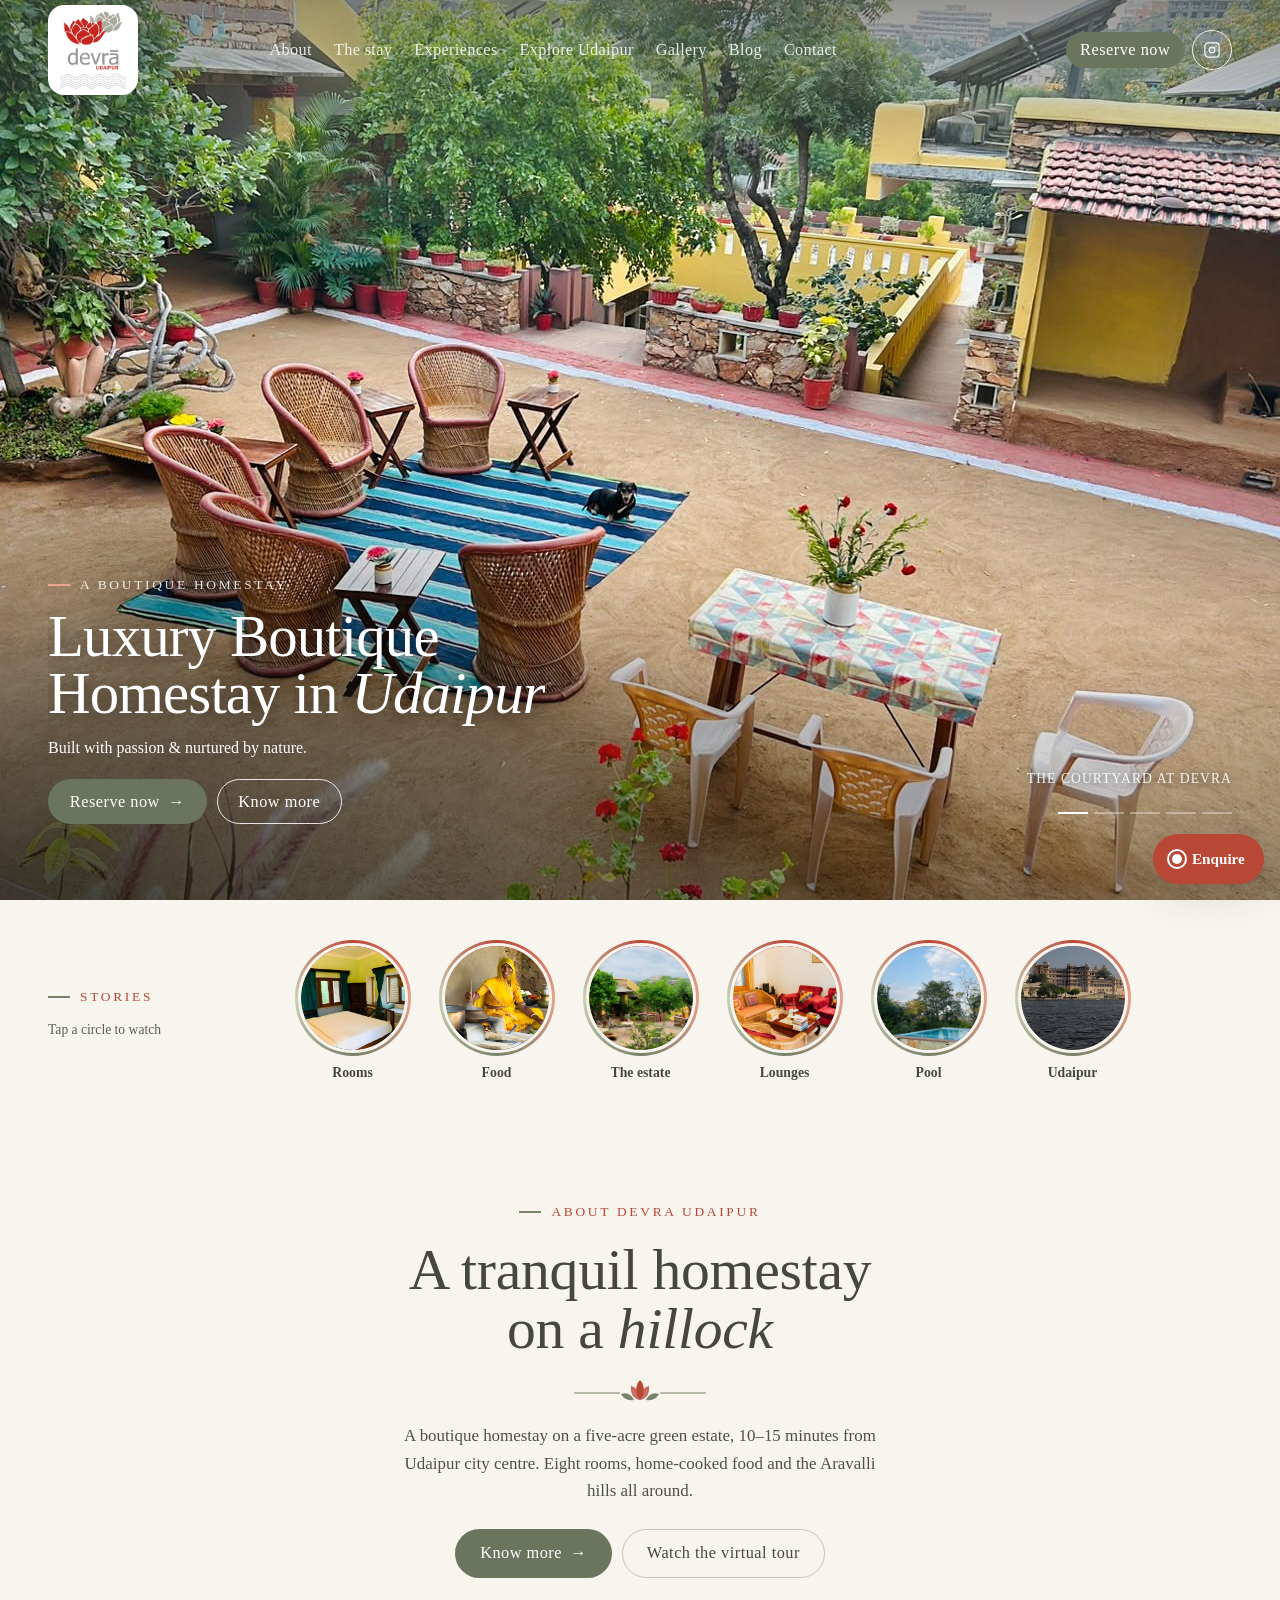
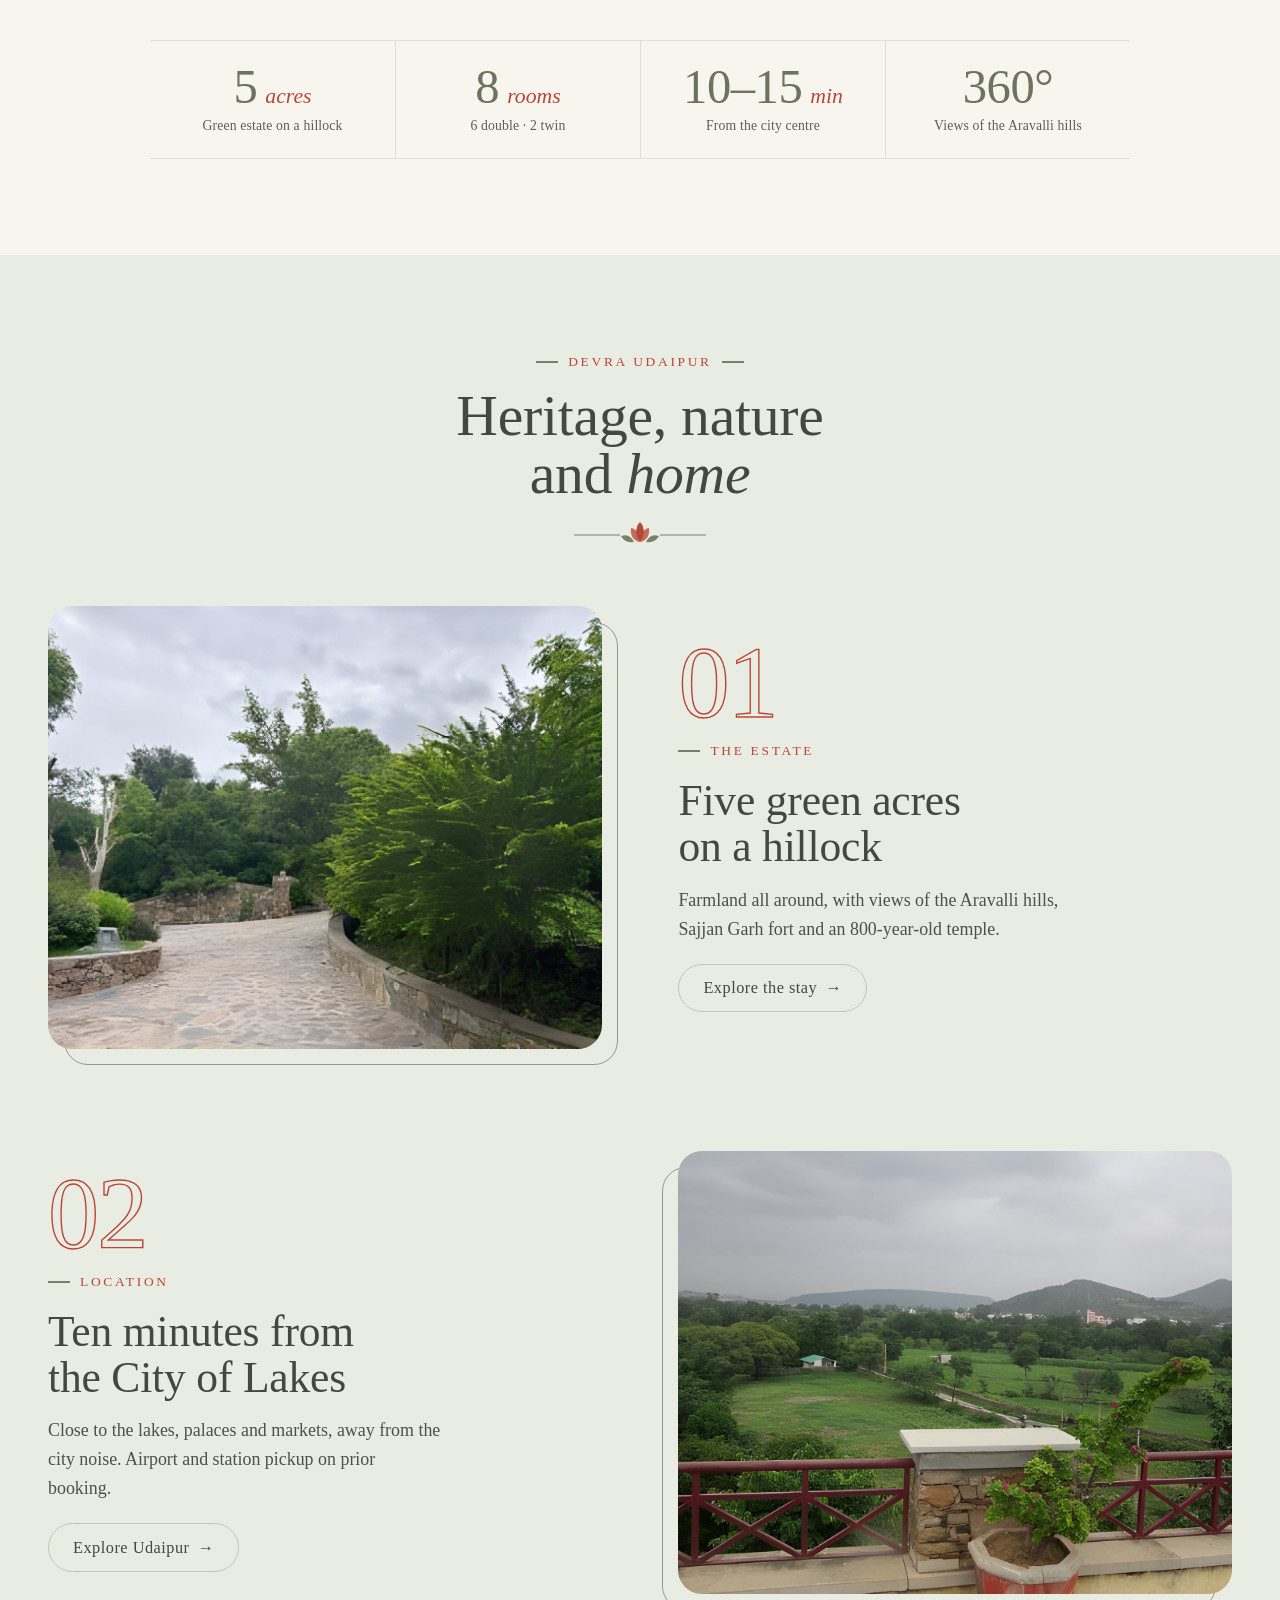
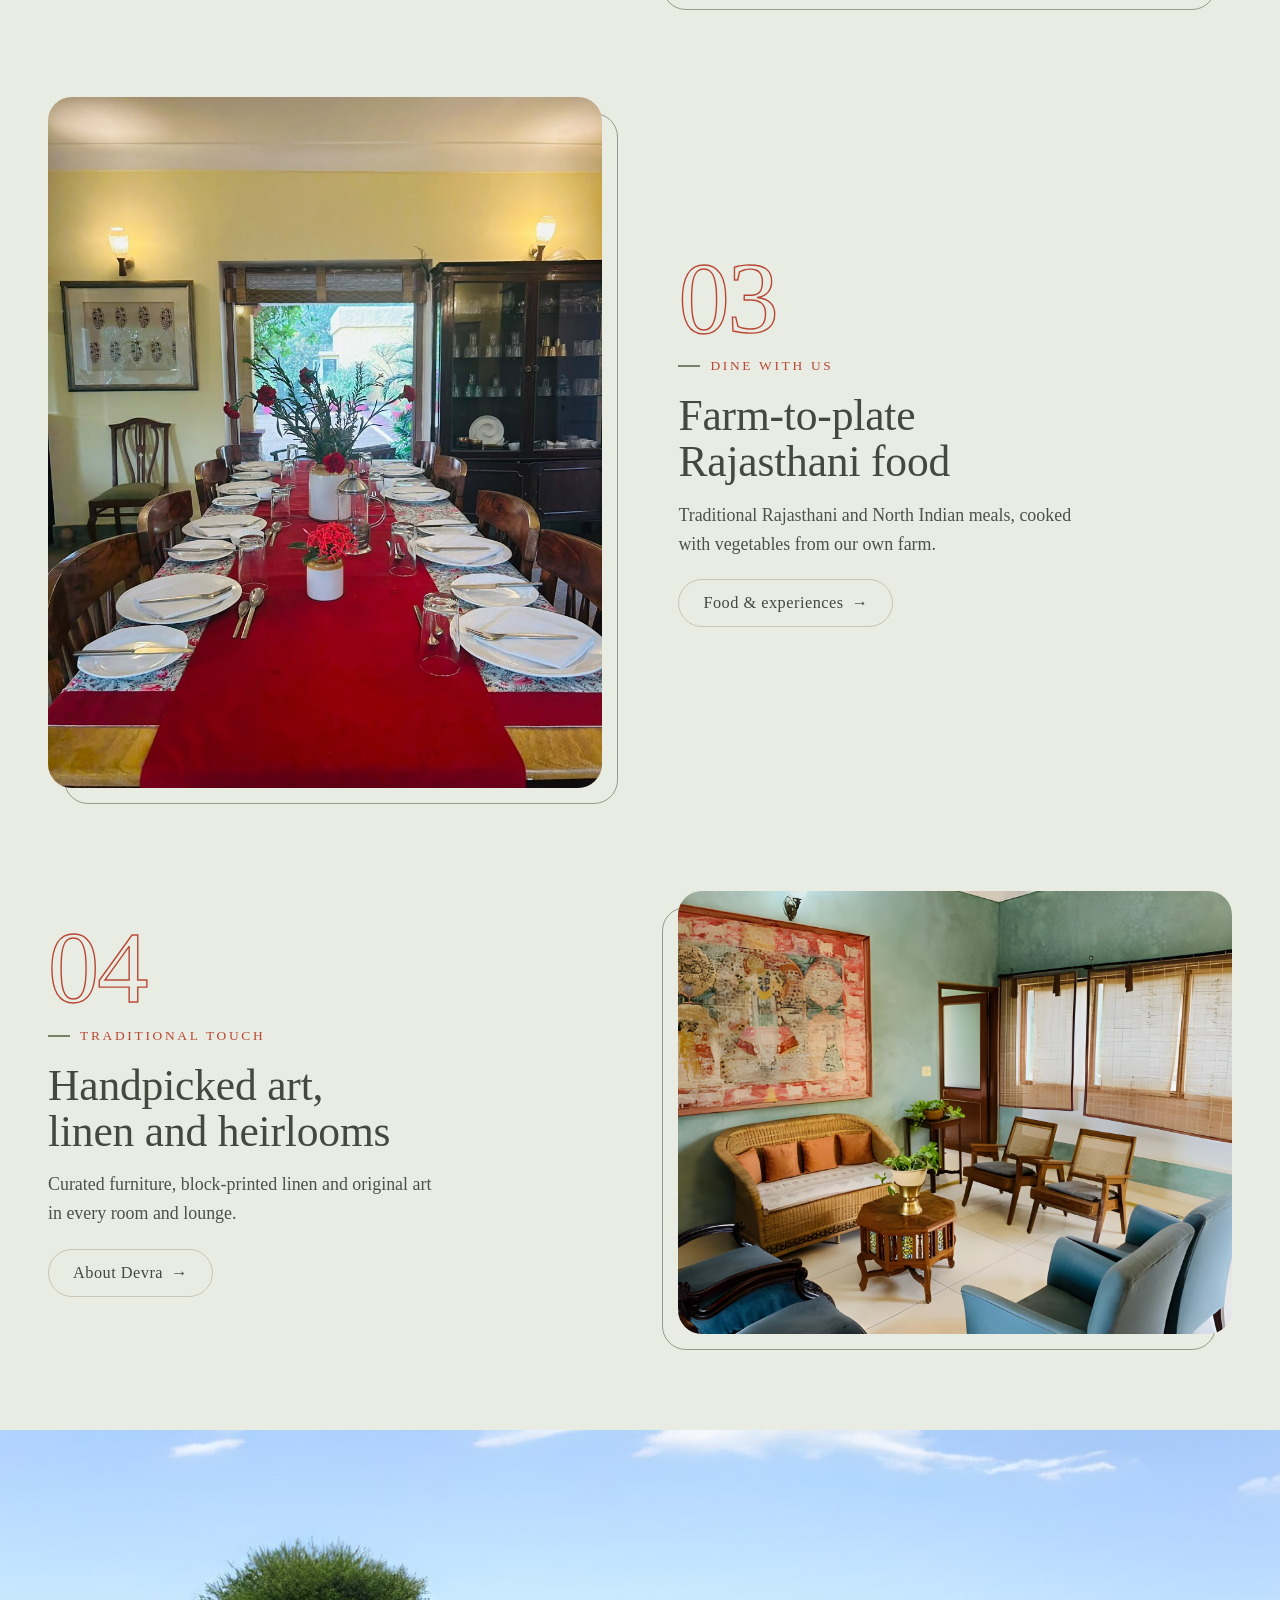
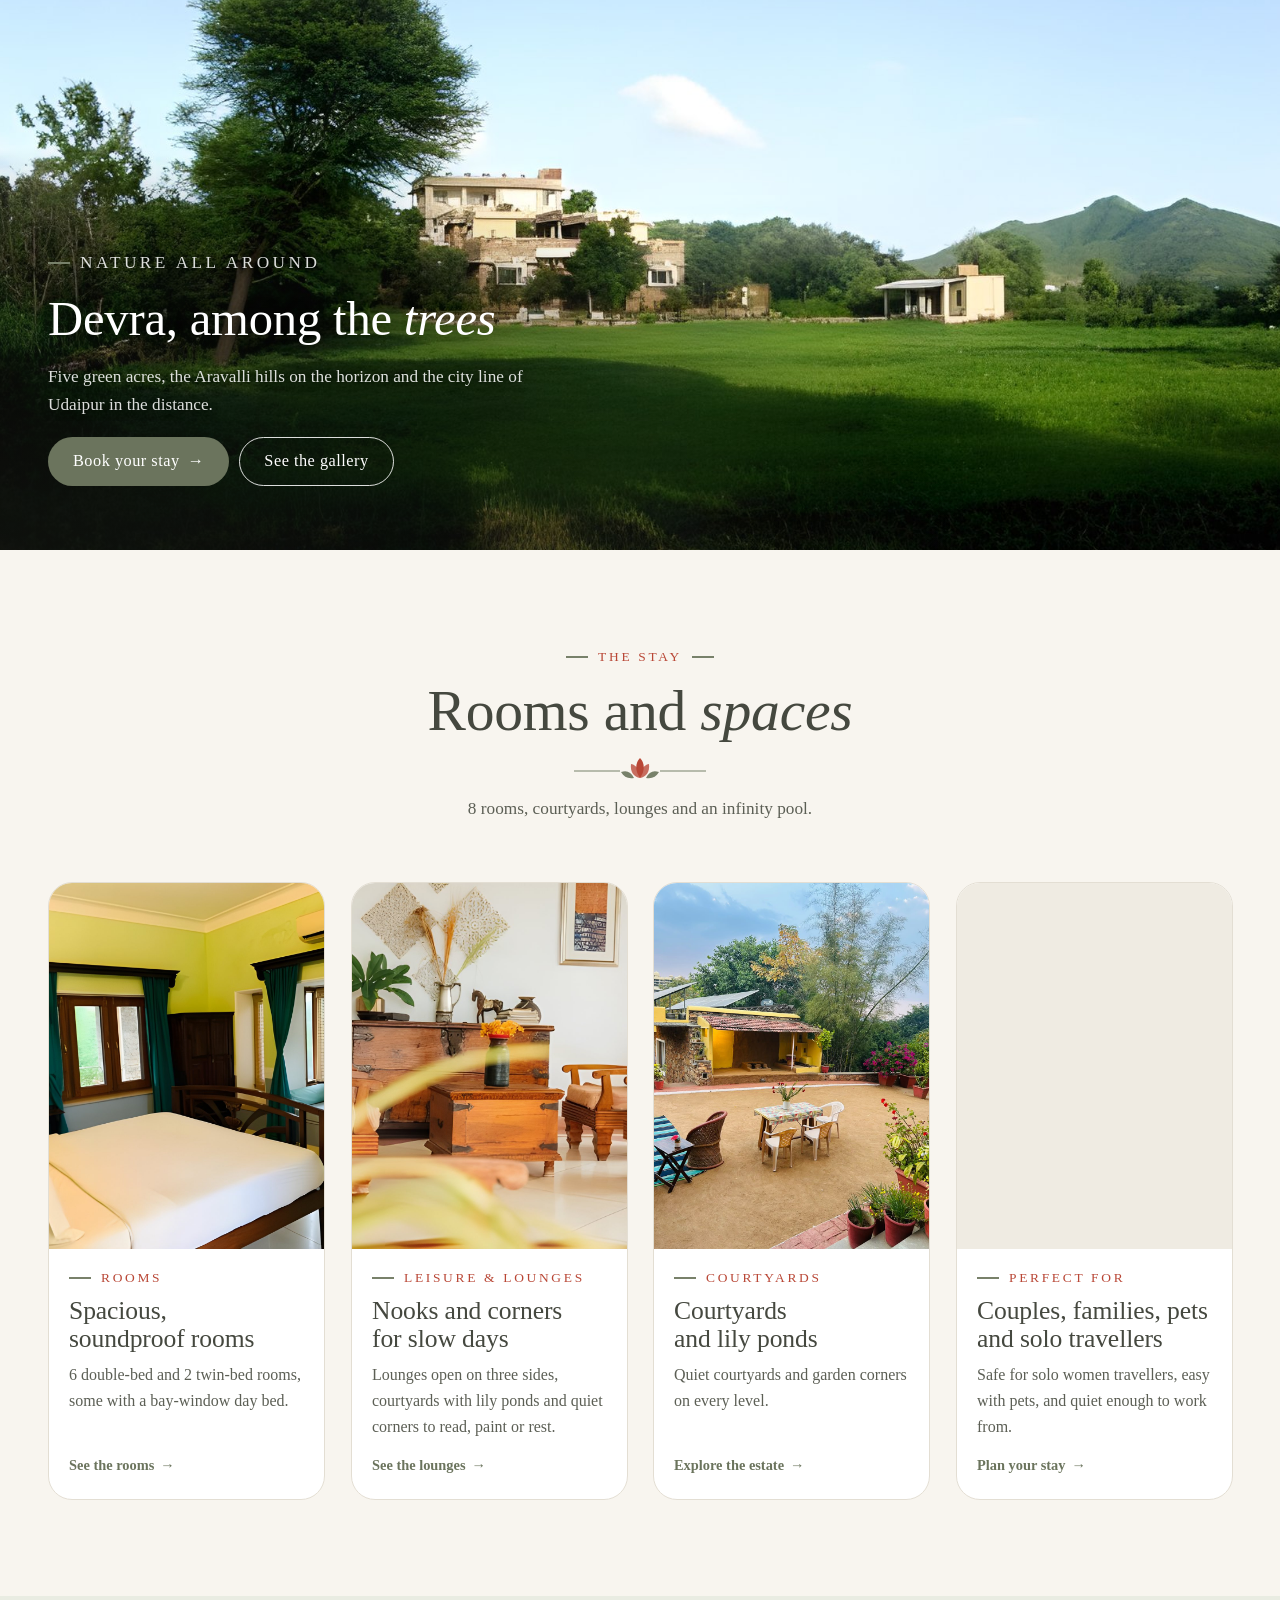
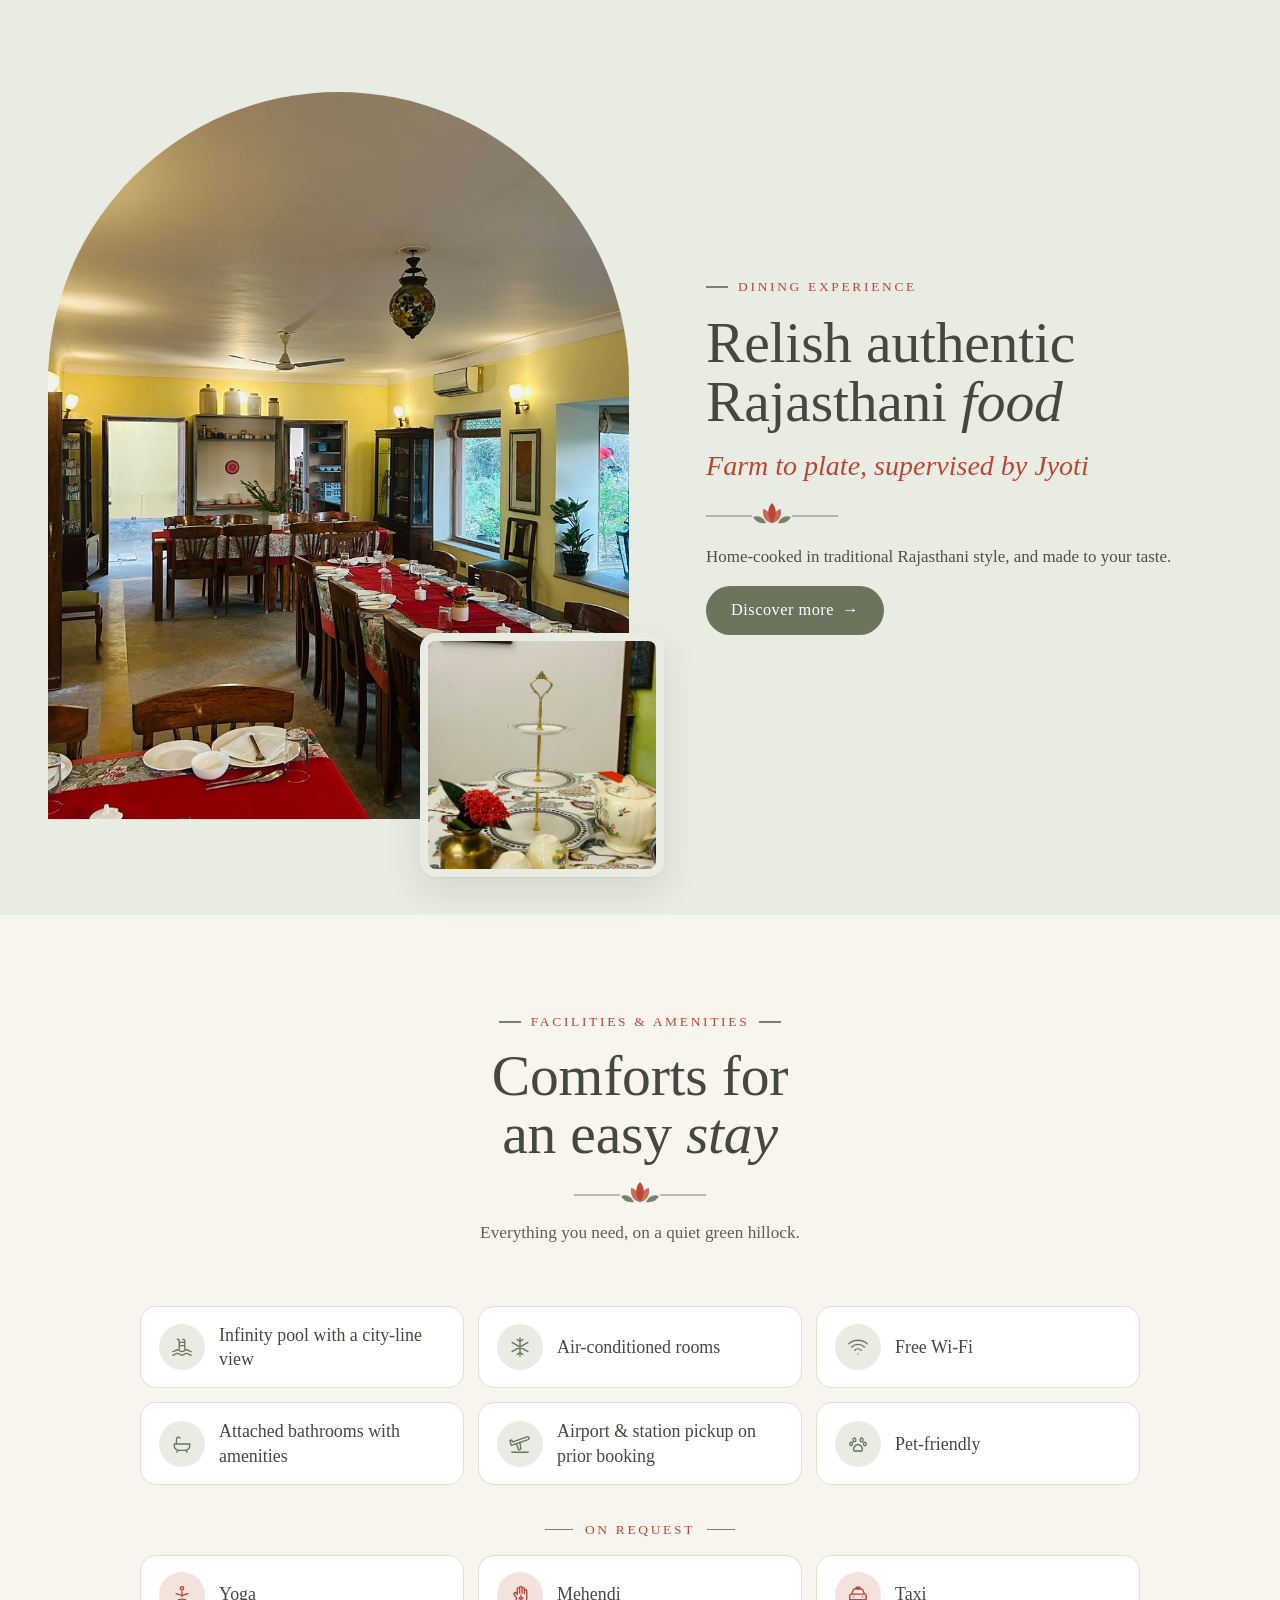
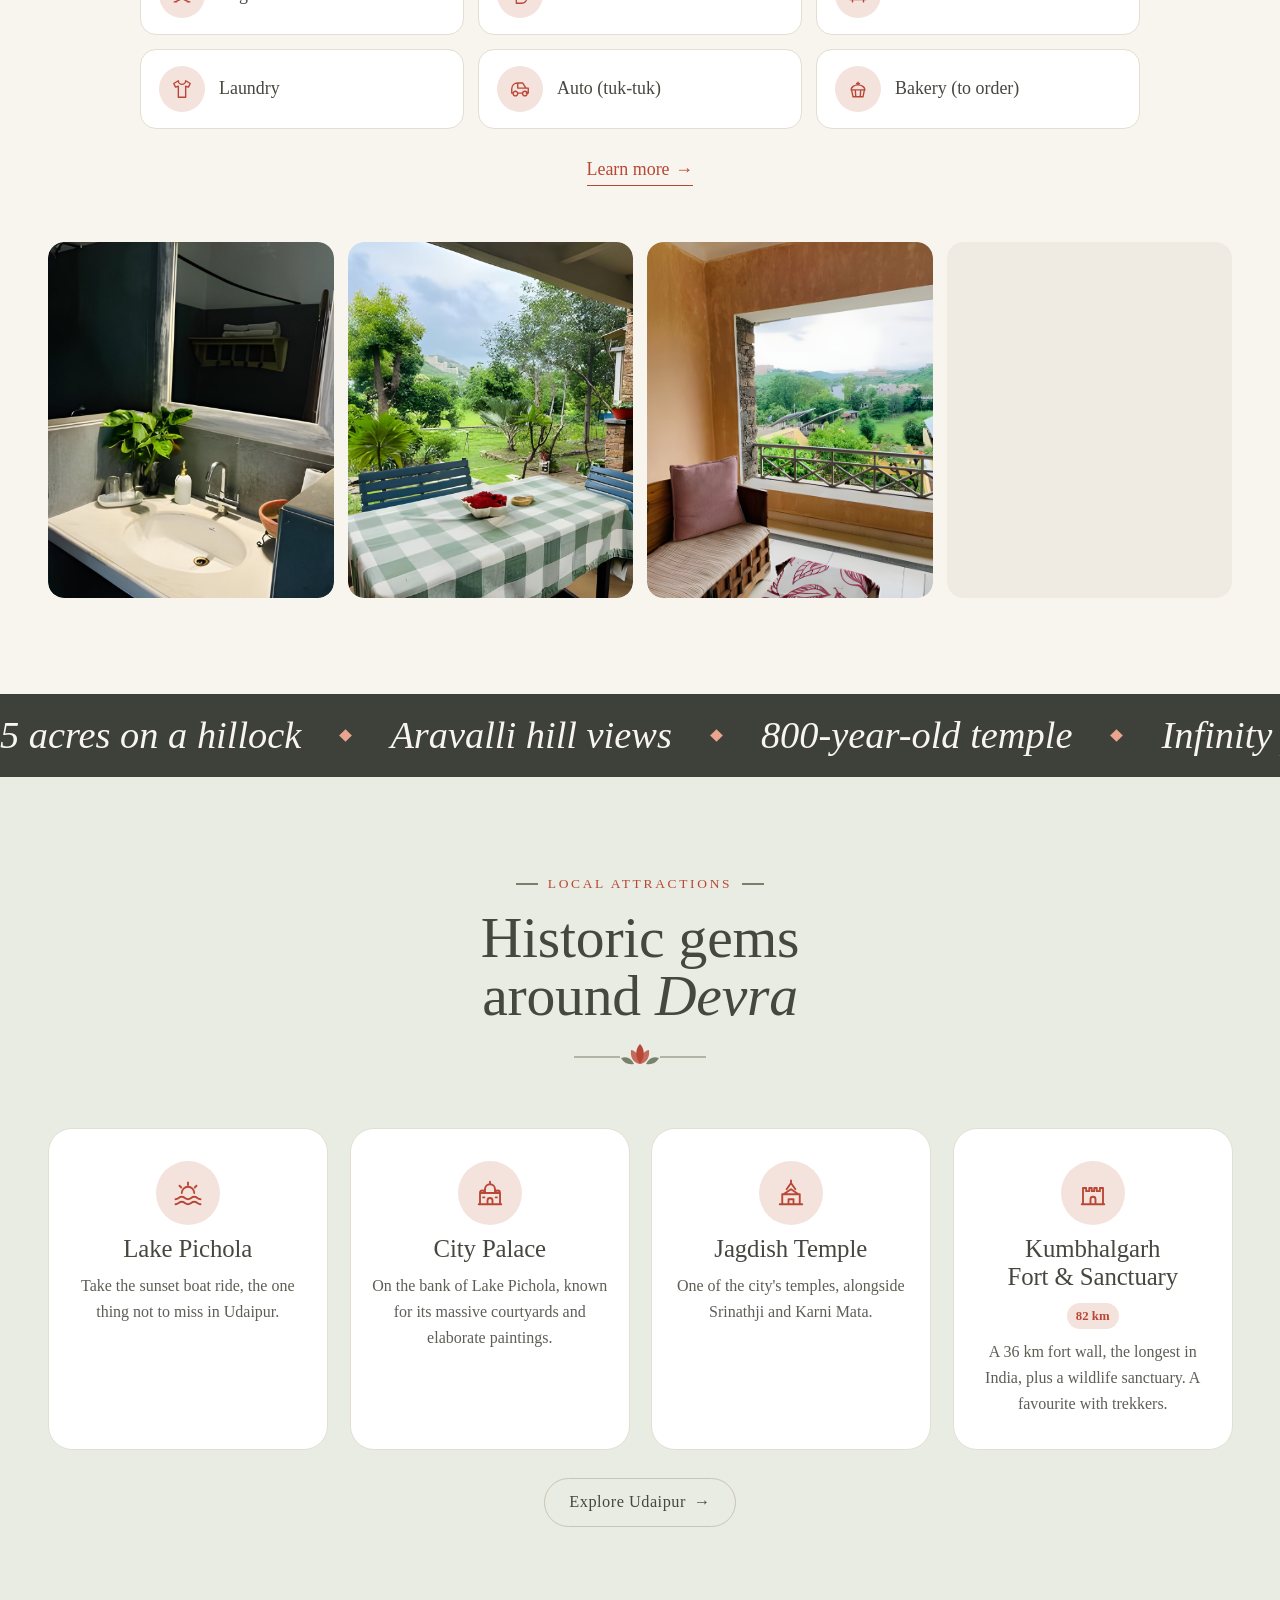
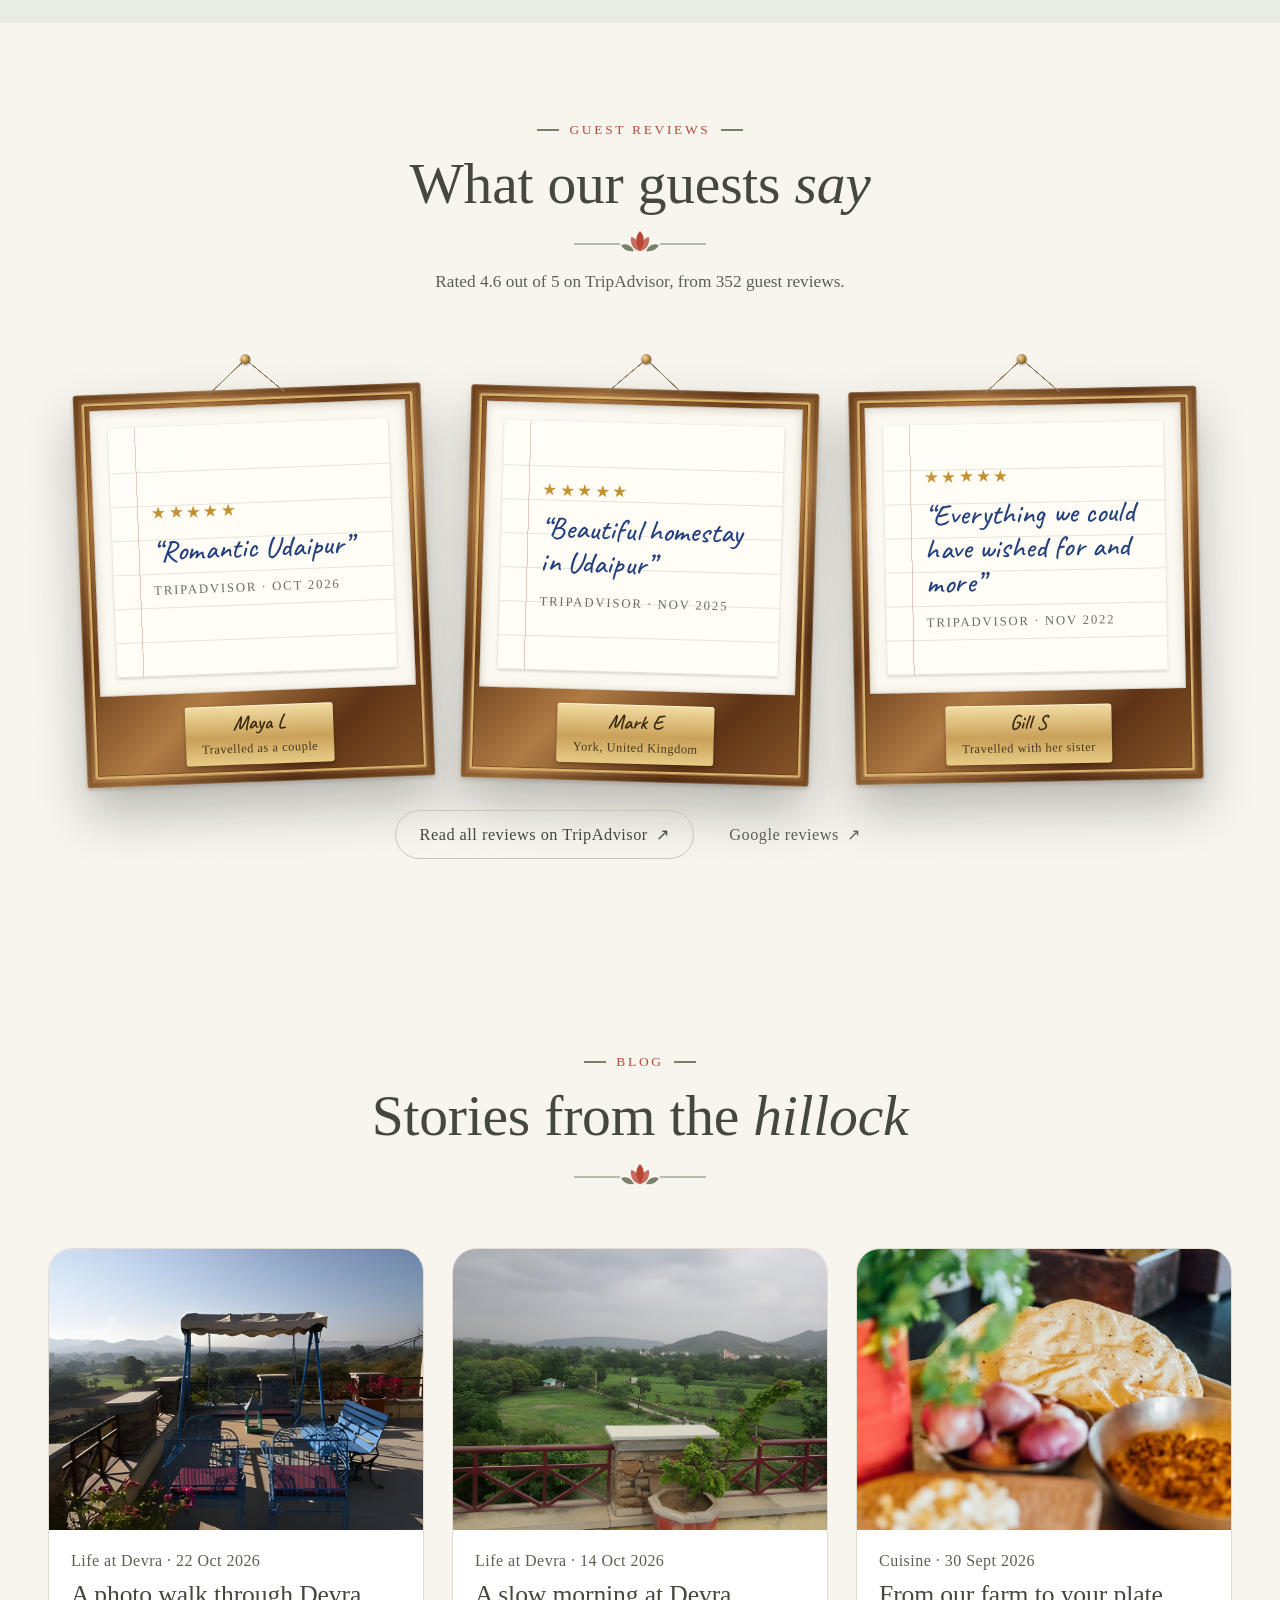
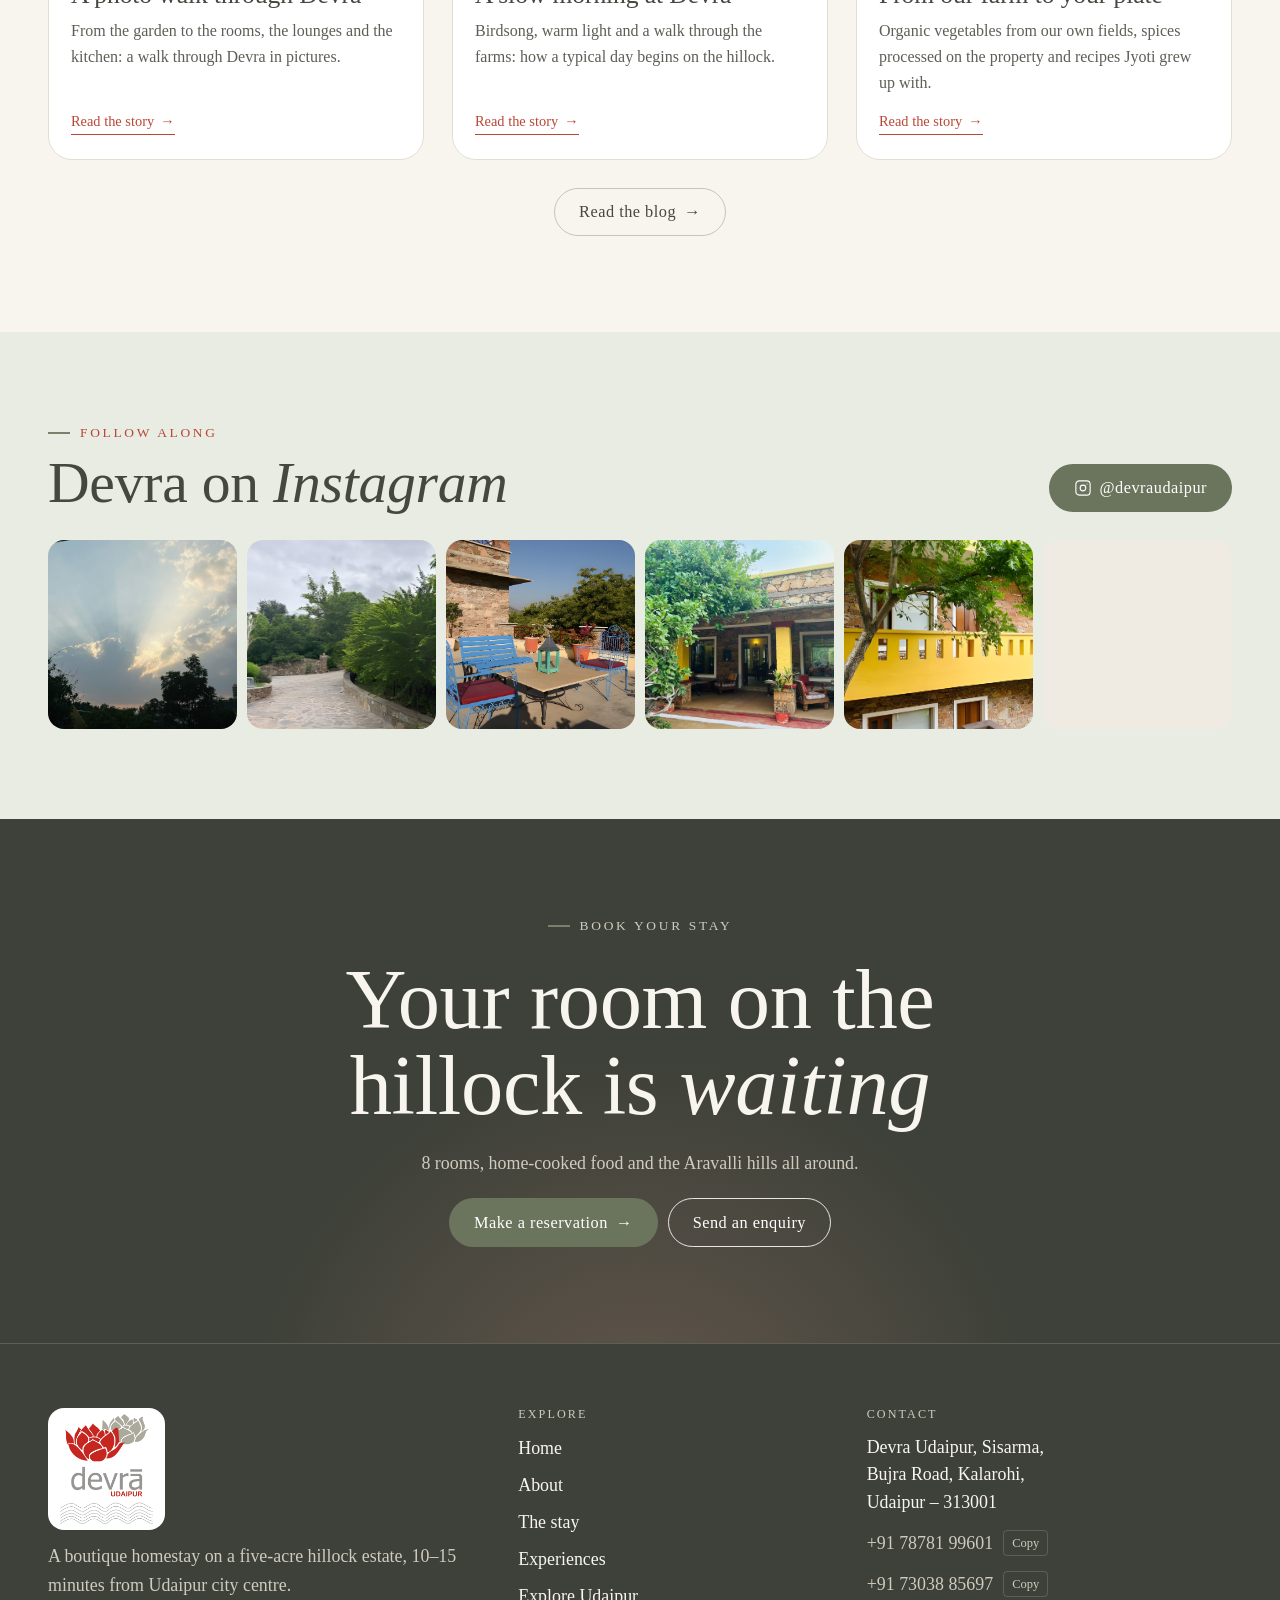
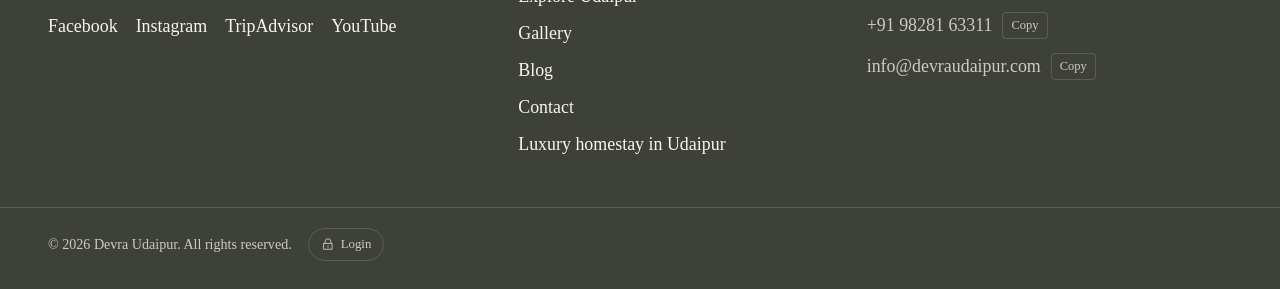
<file: index.html>
<!doctype html>
<html lang="en-IN">
<head>
<meta charset="utf-8">
<meta name="viewport" content="width=device-width,initial-scale=1,viewport-fit=cover">
<title>Devra Udaipur – Luxury Boutique Homestay in Udaipur</title>
<meta name="description" content="Devra is a luxury boutique homestay in Udaipur on a 5-acre hillock estate with Aravalli views, an infinity pool, 8 rooms and home-cooked Rajasthani food. Pet friendly, 10–15 minutes from the city centre.">
<link rel="canonical" href="https://devraudaipur.in/">
<meta name="robots" content="index,follow,max-image-preview:large">
<meta name="geo.region" content="IN-RJ">
<meta name="geo.placename" content="Udaipur, Rajasthan, India">
<meta property="og:type" content="website">
<meta property="og:site_name" content="Devra Udaipur">
<meta property="og:title" content="Devra Udaipur – Luxury Boutique Homestay in Udaipur">
<meta property="og:description" content="Devra is a luxury boutique homestay in Udaipur on a 5-acre hillock estate with Aravalli views, an infinity pool, 8 rooms and home-cooked Rajasthani food. Pet friendly, 10–15 minutes from the city centre.">
<meta property="og:url" content="https://devraudaipur.in/">
<meta property="og:image" content="https://devraudaipur.in/images/m-landscape.jpg">
<meta property="og:locale" content="en_IN">
<meta name="twitter:card" content="summary_large_image">
<meta name="twitter:title" content="Devra Udaipur – Luxury Boutique Homestay in Udaipur">
<meta name="twitter:description" content="Devra is a luxury boutique homestay in Udaipur on a 5-acre hillock estate with Aravalli views, an infinity pool, 8 rooms and home-cooked Rajasthani food. Pet friendly, 10–15 minutes from the city centre.">
<meta name="twitter:image" content="https://devraudaipur.in/images/m-landscape.jpg">
<meta name="theme-color" content="#F8F5EF">
<link rel="icon" type="image/png" href="images/m-logo.png">
<link rel="apple-touch-icon" href="images/m-logo.png">
<link rel="preconnect" href="https://fonts.googleapis.com">
<link rel="preconnect" href="https://fonts.gstatic.com" crossorigin>
<link rel="stylesheet" href="https://fonts.googleapis.com/css2?family=Caveat:wght@400;500;600&family=Rozha+One&family=Tinos:ital,wght@0,400;0,700;1,400;1,700&display=swap">
<style>:root{color-scheme:light;padding-top:env(safe-area-inset-top,0px);padding-bottom:env(safe-area-inset-bottom,0px)}body{margin:0;font:14px/1.4 system-ui,sans-serif}img{max-width:100%}[hidden]{display:none!important}</style>
<link rel="stylesheet" href="site.css">
<script type="application/ld+json">{"@context": "https://schema.org", "@type": "LodgingBusiness", "@id": "https://devraudaipur.in/#devra", "name": "Devra Udaipur", "url": "https://devraudaipur.in/", "description": "Devra is a luxury boutique homestay in Udaipur on a 5-acre hillock estate with Aravalli views, an infinity pool, 8 rooms and home-cooked Rajasthani food. Pet friendly, 10–15 minutes from the city centre.", "image": ["https://devraudaipur.in/images/m-landscape.jpg", "https://devraudaipur.in/images/n-courtyard.jpg", "https://devraudaipur.in/images/w-08.jpg", "https://devraudaipur.in/images/n-pool.jpg"], "logo": "https://devraudaipur.in/images/m-logo.png", "telephone": "+91 78781 99601", "email": "info@devraudaipur.com", "address": {"@type": "PostalAddress", "streetAddress": "Sisarma, Bujra Road, Kalarohi", "addressLocality": "Udaipur", "addressRegion": "Rajasthan", "postalCode": "313001", "addressCountry": "IN"}, "hasMap": "https://maps.google.com/?q=Devra+Udaipur", "sameAs": ["https://www.facebook.com/DevraUdaipurRajasthan/", "https://www.instagram.com/devraudaipur/", "https://www.tripadvisor.in/Hotel_Review-g297672-d622398-Reviews-Devra_Udaipur-Udaipur_Udaipur_District_Rajasthan.html", "https://www.youtube.com/channel/UCvgLNHc2MwSQ90xaG2vx3SA"], "numberOfRooms": 8, "petsAllowed": true, "amenityFeature": [{"@type": "LocationFeatureSpecification", "name": "Infinity pool with a city-line view", "value": true}, {"@type": "LocationFeatureSpecification", "name": "Air-conditioned rooms", "value": true}, {"@type": "LocationFeatureSpecification", "name": "Free Wi-Fi", "value": true}, {"@type": "LocationFeatureSpecification", "name": "Attached bathrooms with amenities", "value": true}, {"@type": "LocationFeatureSpecification", "name": "Airport & station pickup on prior booking", "value": true}, {"@type": "LocationFeatureSpecification", "name": "Pet-friendly", "value": true}], "areaServed": "Udaipur, Rajasthan, India", "founder": [{"@type": "Person", "name": "Major Durga Das"}, {"@type": "Person", "name": "Jyoti Jasol"}]}</script>
<script type="application/ld+json">{"@context": "https://schema.org", "@type": "WebSite", "name": "Devra Udaipur", "url": "https://devraudaipur.in/", "inLanguage": "en-IN", "publisher": {"@id": "https://devraudaipur.in/#devra"}}</script>
</head>
<body>
<div id="app" data-page="home"><header class="site-head is-over tone-photo" id="site-head"><div class="wrap head-row"><a class="brand" href="./" data-act="to-top" aria-label="Devra Udaipur home"><span class="logo-plate"><img class="brand-logo" src="images/m-logo.png" alt="Devra Udaipur"></span></a><nav id="site-nav" class="site-nav" aria-label="Main"><a href="about.html">About</a><a href="the-stay.html">The stay</a><a href="experiences.html">Experiences</a><a href="explore-udaipur.html">Explore Udaipur</a><a href="gallery.html">Gallery</a><a href="journal.html">Blog</a><a href="contact.html">Contact</a></nav><div class="head-actions"><a class="btn btn--primary btn--sm" href="https://www.secure-booking-engine.com/accounts/mJa2mGM072QL6Jv1PQn_Fw/properties/YCL864hEwW2Z-uip7zTu2Q/booking-engine/web/source/4wsctBw6Oq6j-g9XuxeRzQ/" target="_blank" rel="noopener">Reserve now</a><a class="ig-link" href="https://www.instagram.com/devraudaipur/" target="_blank" rel="noopener" aria-label="Devra Udaipur on Instagram"><svg viewBox="0 0 24 24" fill="none" stroke="currentColor" stroke-width="1.5" stroke-linecap="round" stroke-linejoin="round" aria-hidden="true"><path d="M7 2.5h10A4.5 4.5 0 0 1 21.5 7v10a4.5 4.5 0 0 1-4.5 4.5H7A4.5 4.5 0 0 1 2.5 17V7A4.5 4.5 0 0 1 7 2.5ZM15.8 12a3.8 3.8 0 1 1-7.6 0 3.8 3.8 0 0 1 7.6 0ZM17.4 6.6h.01"></path></svg></a><button class="menu-btn" type="button" data-act="menu" aria-expanded="false" aria-controls="site-nav">Menu</button></div></div></header><main id="main"><section class="hero hero--home hero--center hero--photo" aria-labelledby="hero-title"><div class="hero-slides" data-slider=""><div class="slide is-on" data-cap="The courtyard at Devra"><span class="pic"><img src="images/n-courtyard.jpg" alt="The courtyard at Devra" decoding="async"></span></div><div class="slide" data-cap="Four-poster room"><span class="pic"><img src="images/w-08.jpg" alt="Four-poster room" loading="lazy" decoding="async"></span></div><div class="slide" data-cap="The house from the garden"><span class="pic"><img src="images/w-47.jpg" alt="The house from the garden" loading="lazy" decoding="async"></span></div><div class="slide" data-cap="The central courtyard"><span class="pic"><img src="images/m-outside9.jpg" alt="The central courtyard" loading="lazy" decoding="async"></span></div><div class="slide" data-cap="The terrace"><span class="pic"><img src="images/m-terrace.jpg" alt="The terrace" loading="lazy" decoding="async"></span></div></div><div class="hero-shade"></div><div class="wrap hero-content"><p class="eyebrow fade-in">A boutique homestay</p><h1 id="hero-title" class="rise"><span class="w"><span style="--i:0">Luxury</span></span> <span class="w"><span style="--i:1">Boutique</span></span> <span class="w"><span style="--i:2">Homestay</span></span> <span class="w"><span style="--i:3">in</span></span> <span class="w accent"><span style="--i:4">Udaipur</span></span></h1><p class="hero-sub fade-in">Built with passion &amp; nurtured by nature.</p><div class="btn-row fade-in"><a class="btn btn--primary" href="https://www.secure-booking-engine.com/accounts/mJa2mGM072QL6Jv1PQn_Fw/properties/YCL864hEwW2Z-uip7zTu2Q/booking-engine/web/source/4wsctBw6Oq6j-g9XuxeRzQ/" target="_blank" rel="noopener">Reserve now <span class="arrow">→</span></a><a class="btn btn--ghost" href="about.html">Know more</a></div></div><div class="hero-foot"><p class="slide-cap" id="slide-cap">The courtyard at Devra</p><div class="dots"><button type="button" class="dot is-on" data-act="slide" data-i="0" aria-label="Show photo 1"><span></span></button><button type="button" class="dot" data-act="slide" data-i="1" aria-label="Show photo 2"><span></span></button><button type="button" class="dot" data-act="slide" data-i="2" aria-label="Show photo 3"><span></span></button><button type="button" class="dot" data-act="slide" data-i="3" aria-label="Show photo 4"><span></span></button><button type="button" class="dot" data-act="slide" data-i="4" aria-label="Show photo 5"><span></span></button></div></div><span class="scroll-cue" aria-hidden="true"></span></section><section class="stories-band" aria-label="Stories"><div class="wrap"><div class="stories-head"><p class="eyebrow">Stories</p><p class="stories-hint">Tap a circle to watch</p></div><div class="stories"><button type="button" class="story" data-act="story" data-i="0" aria-label="Watch the story: Rooms"><span class="story-ring"><span class="story-img"><span class="pic"><img src="images/w-16.jpg" alt="A sunny yellow room" loading="lazy" decoding="async"></span></span></span><span class="story-name">Rooms</span></button><button type="button" class="story" data-act="story" data-i="1" aria-label="Watch the story: Food"><span class="story-ring"><span class="story-img"><span class="pic"><img src="images/x-01.jpg" alt="Cooking the traditional way" loading="lazy" decoding="async"></span></span></span><span class="story-name">Food</span></button><button type="button" class="story" data-act="story" data-i="2" aria-label="Watch the story: The estate"><span class="story-ring"><span class="story-img"><span class="pic"><img src="images/w-56.jpg" alt="Garden seating with hill views" loading="lazy" decoding="async"></span></span></span><span class="story-name">The estate</span></button><button type="button" class="story" data-act="story" data-i="3" aria-label="Watch the story: Lounges"><span class="story-ring"><span class="story-img"><span class="pic"><img src="images/m-lounge8.jpg" alt="The colourful sitting room" loading="lazy" decoding="async"></span></span></span><span class="story-name">Lounges</span></button><button type="button" class="story" data-act="story" data-i="4" aria-label="Watch the story: Pool"><span class="story-ring"><span class="story-img"><span class="pic"><img src="images/n-pool.jpg" alt="Plunge pool with a view of the hills" loading="lazy" decoding="async"></span></span></span><span class="story-name">Pool</span></button><button type="button" class="story" data-act="story" data-i="5" aria-label="Watch the story: Udaipur"><span class="story-ring"><span class="story-img"><span class="pic"><img src="images/m-citypalace.jpg" alt="Udaipur City Palace" loading="lazy" decoding="async"></span></span></span><span class="story-name">Udaipur</span></button></div></div></section><section class="band welcome" id="home_about"><div class="wrap"><div class="welcome-in" data-reveal=""><p class="eyebrow">About Devra Udaipur</p><h2>A tranquil homestay on a <em class="ital">hillock</em></h2><span class="ornament" aria-hidden="true"><svg viewBox="0 0 132 26"><path class="o-line" d="M0 15H46M86 15H132"></path><path class="o-leaf" d="M47 16c6-2 10 0 13 6-6 1-10-1-13-6ZM85 16c-6-2-10 0-13 6 6 1 10-1 13-6Z"></path><path class="o-petal" d="M66 2c5 5 5 13 0 20-5-7-5-15 0-20Z"></path><path class="o-petal" d="M57 8c6 1 9 7 9 14-6-1-10-6-9-14ZM75 8c-6 1-9 7-9 14 6-1 10-6 9-14Z" opacity=".78"></path></svg></span><div class="prose"><p>A boutique homestay on a five-acre green estate, 10–15 minutes from Udaipur city centre. Eight rooms, home-cooked food and the Aravalli hills all around.</p></div><div class="btn-row"><a class="btn btn--primary" href="about.html">Know more <span class="arrow">→</span></a><a class="btn btn--ghost" href="https://www.youtube.com/channel/UCvgLNHc2MwSQ90xaG2vx3SA" target="_blank" rel="noopener">Watch the virtual tour</a></div></div><ul class="stats stagger" id="facts"><li><span class="fact-v"><span class="fact-num" data-count="5">5</span><span class="fact-unit">acres</span></span><span class="fact-l">Green estate on a hillock</span></li><li><span class="fact-v"><span class="fact-num" data-count="8">8</span><span class="fact-unit">rooms</span></span><span class="fact-l">6 double · 2 twin</span></li><li><span class="fact-v"><span class="fact-num">10–15</span><span class="fact-unit">min</span></span><span class="fact-l">From the city centre</span></li><li><span class="fact-v"><span class="fact-num" data-count="360°">360°</span></span><span class="fact-l">Views of the Aravalli hills</span></li></ul></div></section><section class="band band--soft"><div class="wrap"><div class="shead" data-reveal=""><p class="eyebrow">Devra Udaipur</p><h2>Heritage, nature and <em class="ital">home</em></h2><span class="ornament" aria-hidden="true"><svg viewBox="0 0 132 26"><path class="o-line" d="M0 15H46M86 15H132"></path><path class="o-leaf" d="M47 16c6-2 10 0 13 6-6 1-10-1-13-6ZM85 16c-6-2-10 0-13 6 6 1 10-1 13-6Z"></path><path class="o-petal" d="M66 2c5 5 5 13 0 20-5-7-5-15 0-20Z"></path><path class="o-petal" d="M57 8c6 1 9 7 9 14-6-1-10-6-9-14ZM75 8c-6 1-9 7-9 14 6-1 10-6 9-14Z" opacity=".78"></path></svg></span></div><div class="nrows"><article class="nrow nrow--wide" id="home_f1"><div class="nrow-media" data-reveal="left"><span class="pic"><img src="images/w-29.jpg" alt="Garden path" loading="lazy" decoding="async"></span></div><div class="nrow-copy" data-reveal="right"><span class="nnum" aria-hidden="true">01</span><p class="eyebrow">The estate</p><h3>Five green acres on a hillock</h3><p>Farmland all around, with views of the Aravalli hills, Sajjan Garh fort and an 800-year-old temple.</p><a class="btn btn--ghost" href="the-stay.html">Explore the stay <span class="arrow">→</span></a></div></article><article class="nrow nrow--flip nrow--wide" id="home_f2"><div class="nrow-media" data-reveal="right"><span class="pic"><img src="images/m-terrace-view.jpg" alt="View from the terrace" loading="lazy" decoding="async"></span></div><div class="nrow-copy" data-reveal="left"><span class="nnum" aria-hidden="true">02</span><p class="eyebrow">Location</p><h3>Ten minutes from the City of Lakes</h3><p>Close to the lakes, palaces and markets, away from the city noise. Airport and station pickup on prior booking.</p><a class="btn btn--ghost" href="explore-udaipur.html">Explore Udaipur <span class="arrow">→</span></a></div></article><article class="nrow" id="home_f3"><div class="nrow-media" data-reveal="left"><span class="pic"><img src="images/n-dining-long.jpg" alt="Table set for a gathering" loading="lazy" decoding="async"></span></div><div class="nrow-copy" data-reveal="right"><span class="nnum" aria-hidden="true">03</span><p class="eyebrow">Dine with us</p><h3>Farm-to-plate Rajasthani food</h3><p>Traditional Rajasthani and North Indian meals, cooked with vegetables from our own farm.</p><a class="btn btn--ghost" href="experiences.html">Food &amp; experiences <span class="arrow">→</span></a></div></article><article class="nrow nrow--flip nrow--wide" id="home_f4"><div class="nrow-media" data-reveal="right"><span class="pic"><img src="images/w-18.jpg" alt="Lounge with a painted mural" loading="lazy" decoding="async"></span></div><div class="nrow-copy" data-reveal="left"><span class="nnum" aria-hidden="true">04</span><p class="eyebrow">Traditional touch</p><h3>Handpicked art, linen and heirlooms</h3><p>Curated furniture, block-printed linen and original art in every room and lounge.</p><a class="btn btn--ghost" href="about.html">About Devra <span class="arrow">→</span></a></div></article></div></div></section><section class="photo-band"><span class="pic"><img src="images/m-landscape.jpg" alt="Devra and its green estate" loading="lazy" decoding="async"></span><div class="wrap"><div class="photo-band-copy" data-reveal="left"><p class="eyebrow">Nature all around</p><h2>Devra, among the <em class="ital">trees</em></h2><p>Five green acres, the Aravalli hills on the horizon and the city line of Udaipur in the distance.</p><div class="btn-row"><a class="btn btn--haldi" href="https://www.secure-booking-engine.com/accounts/mJa2mGM072QL6Jv1PQn_Fw/properties/YCL864hEwW2Z-uip7zTu2Q/booking-engine/web/source/4wsctBw6Oq6j-g9XuxeRzQ/" target="_blank" rel="noopener">Book your stay <span class="arrow">→</span></a><a class="btn btn--light" href="gallery.html">See the gallery</a></div></div></div></section><section class="band"><div class="wrap"><div class="shead" data-reveal=""><p class="eyebrow">The stay</p><h2>Rooms and <em class="ital">spaces</em></h2><span class="ornament" aria-hidden="true"><svg viewBox="0 0 132 26"><path class="o-line" d="M0 15H46M86 15H132"></path><path class="o-leaf" d="M47 16c6-2 10 0 13 6-6 1-10-1-13-6ZM85 16c-6-2-10 0-13 6 6 1 10-1 13-6Z"></path><path class="o-petal" d="M66 2c5 5 5 13 0 20-5-7-5-15 0-20Z"></path><path class="o-petal" d="M57 8c6 1 9 7 9 14-6-1-10-6-9-14ZM75 8c-6 1-9 7-9 14 6-1 10-6 9-14Z" opacity=".78"></path></svg></span><p class="lead">8 rooms, courtyards, lounges and an infinity pool.</p></div><div class="suites stagger"><a class="suite" href="the-stay.html#stay_rooms"><span class="pic"><img src="images/w-16.jpg" alt="A sunny yellow room" loading="lazy" decoding="async"></span><div class="suite-body"><p class="eyebrow">Rooms</p><h3>Spacious, soundproof rooms</h3><p>6 double-bed and 2 twin-bed rooms, some with a bay-window day bed.</p><span class="more">See the rooms <span class="arrow">→</span></span></div></a><a class="suite" href="the-stay.html#stay_leisure"><span class="pic"><img src="images/m-lounge7.jpg" alt="The lounge" loading="lazy" decoding="async"></span><div class="suite-body"><p class="eyebrow">Leisure &amp; lounges</p><h3>Nooks and corners for slow days</h3><p>Lounges open on three sides, courtyards with lily ponds and quiet corners to read, paint or rest.</p><span class="more">See the lounges <span class="arrow">→</span></span></div></a><a class="suite" href="the-stay.html"><span class="pic"><img src="images/n-courtyard-day.jpg" alt="Courtyard seating under the trees" loading="lazy" decoding="async"></span><div class="suite-body"><p class="eyebrow">Courtyards</p><h3>Courtyards and lily ponds</h3><p>Quiet courtyards and garden corners on every level.</p><span class="more">Explore the estate <span class="arrow">→</span></span></div></a><a class="suite" href="the-stay.html#stay_perfect"><span class="pic"><img src="images/w-56.jpg" alt="Garden seating with hill views" loading="lazy" decoding="async"></span><div class="suite-body"><p class="eyebrow">Perfect for</p><h3>Couples, families, pets and solo travellers</h3><p>Safe for solo women travellers, easy with pets, and quiet enough to work from.</p><span class="more">Plan your stay <span class="arrow">→</span></span></div></a></div></div></section><section class="band band--soft"><div class="wrap split"><div class="split-media" data-reveal="left"><span class="pic pic--arch"><img src="images/n-dining-hall.jpg" alt="The dining hall" loading="lazy" decoding="async"></span><div class="inset"><span class="pic"><img src="images/n-tea.jpg" alt="High tea at Devra" loading="lazy" decoding="async"></span></div></div><div class="split-copy" data-reveal="right"><p class="eyebrow">Dining experience</p><h2>Relish authentic Rajasthani <em class="ital">food</em></h2><p class="sub">Farm to plate, supervised by Jyoti</p><span class="ornament ornament--left" aria-hidden="true"><svg viewBox="0 0 132 26"><path class="o-line" d="M0 15H46M86 15H132"></path><path class="o-leaf" d="M47 16c6-2 10 0 13 6-6 1-10-1-13-6ZM85 16c-6-2-10 0-13 6 6 1 10-1 13-6Z"></path><path class="o-petal" d="M66 2c5 5 5 13 0 20-5-7-5-15 0-20Z"></path><path class="o-petal" d="M57 8c6 1 9 7 9 14-6-1-10-6-9-14ZM75 8c-6 1-9 7-9 14 6-1 10-6 9-14Z" opacity=".78"></path></svg></span><div class="prose"><p>Home-cooked in traditional Rajasthani style, and made to your taste.</p></div><a class="btn btn--primary" href="experiences.html">Discover more <span class="arrow">→</span></a></div></div></section><section class="band"><div class="wrap"><div class="shead" data-reveal=""><p class="eyebrow">Facilities &amp; amenities</p><h2>Comforts for an easy <em class="ital">stay</em></h2><span class="ornament" aria-hidden="true"><svg viewBox="0 0 132 26"><path class="o-line" d="M0 15H46M86 15H132"></path><path class="o-leaf" d="M47 16c6-2 10 0 13 6-6 1-10-1-13-6ZM85 16c-6-2-10 0-13 6 6 1 10-1 13-6Z"></path><path class="o-petal" d="M66 2c5 5 5 13 0 20-5-7-5-15 0-20Z"></path><path class="o-petal" d="M57 8c6 1 9 7 9 14-6-1-10-6-9-14ZM75 8c-6 1-9 7-9 14 6-1 10-6 9-14Z" opacity=".78"></path></svg></span><p class="lead">Everything you need, on a quiet green hillock.</p></div><ul class="amen stagger"><li><span class="ico"><svg viewBox="0 0 24 24" fill="none" stroke="currentColor" stroke-width="1.5" stroke-linecap="round" stroke-linejoin="round" aria-hidden="true"><path d="M9 14V5.5a2 2 0 0 0-2-2M15 14V5.5a2 2 0 0 0-2-2M9 7h6M9 10.5h6M2 17c2.5 0 2.5-2 5-2s2.5 2 5 2 2.5-2 5-2 2.5 2 5 2M2 21c2.5 0 2.5-2 5-2s2.5 2 5 2 2.5-2 5-2 2.5 2 5 2"></path></svg></span><span>Infinity pool with a city-line view</span></li><li><span class="ico"><svg viewBox="0 0 24 24" fill="none" stroke="currentColor" stroke-width="1.5" stroke-linecap="round" stroke-linejoin="round" aria-hidden="true"><path d="M12 2v20M3.3 7l17.4 10M3.3 17 20.7 7M9 4l3 2 3-2M9 20l3-2 3 2"></path></svg></span><span>Air-conditioned rooms</span></li><li><span class="ico"><svg viewBox="0 0 24 24" fill="none" stroke="currentColor" stroke-width="1.5" stroke-linecap="round" stroke-linejoin="round" aria-hidden="true"><path d="M2 8.5a15 15 0 0 1 20 0M5 12a10 10 0 0 1 14 0M8.5 15.5a5 5 0 0 1 7 0M12 19.5h.01"></path></svg></span><span>Free Wi-Fi</span></li><li><span class="ico"><svg viewBox="0 0 24 24" fill="none" stroke="currentColor" stroke-width="1.5" stroke-linecap="round" stroke-linejoin="round" aria-hidden="true"><path d="M3.5 12h17v1.5a5.5 5.5 0 0 1-5.5 5.5H9a5.5 5.5 0 0 1-5.5-5.5V12ZM6 12V6.5a2 2 0 0 1 3.8-.8M7.5 19l-1 2M16.5 19l1 2"></path></svg></span><span>Attached bathrooms with amenities</span></li><li><span class="ico"><svg viewBox="0 0 24 24" fill="none" stroke="currentColor" stroke-width="1.5" stroke-linecap="round" stroke-linejoin="round" aria-hidden="true"><path d="M2.5 13.5 21 7.2a1.6 1.6 0 0 0-1.4-2.9L4.2 9.6l-1.7-2L1 8.2l1.5 5.3ZM8 11.6l2.6 6.9 2.3-1-1-7.6M3 21h18"></path></svg></span><span>Airport &amp; station pickup on prior booking</span></li><li><span class="ico"><svg viewBox="0 0 24 24" fill="none" stroke="currentColor" stroke-width="1.5" stroke-linecap="round" stroke-linejoin="round" aria-hidden="true"><path d="M6.5 7.5a1.6 2.1 0 1 0 3.2 0 1.6 2.1 0 1 0-3.2 0M14.3 7.5a1.6 2.1 0 1 0 3.2 0 1.6 2.1 0 1 0-3.2 0M3 12a1.5 1.9 0 1 0 3 0 1.5 1.9 0 1 0-3 0M18 12a1.5 1.9 0 1 0 3 0 1.5 1.9 0 1 0-3 0M12 12.5c-2.8 0-4.8 3.4-4.8 5.4 0 1.4 1.2 2 2.3 2s1.6-.5 2.5-.5 1.4.5 2.5.5 2.3-.6 2.3-2c0-2-2-5.4-4.8-5.4Z"></path></svg></span><span>Pet-friendly</span></li></ul><p class="amen-sub">On request</p><ul class="amen amen--assist stagger"><li><span class="ico"><svg viewBox="0 0 24 24" fill="none" stroke="currentColor" stroke-width="1.5" stroke-linecap="round" stroke-linejoin="round" aria-hidden="true"><path d="M10.2 4.8a1.8 1.8 0 1 0 3.6 0 1.8 1.8 0 1 0-3.6 0M12 8.5v5M5.5 10.5 12 12.5l6.5-2M3.5 19.5c3.5 0 5.5-3 8.5-3s5 3 8.5 3M8.5 16.8 6 19.5M15.5 16.8l2.5 2.7"></path></svg></span><span>Yoga</span></li><li><span class="ico"><svg viewBox="0 0 24 24" fill="none" stroke="currentColor" stroke-width="1.5" stroke-linecap="round" stroke-linejoin="round" aria-hidden="true"><path d="M8 21v-6.2L5.6 11.6a1.4 1.4 0 0 1 2.3-1.6L9 11.4V5.2a1.3 1.3 0 0 1 2.6 0V10V3.9a1.3 1.3 0 0 1 2.6 0V10V5.2a1.3 1.3 0 0 1 2.6 0V10.5V7.6a1.3 1.3 0 0 1 2.6 0v7.4c0 3.4-2.3 6-5.6 6H8ZM12.9 14.2a1.3 1.3 0 1 0 0 2.6 1.3 1.3 0 0 0 0-2.6ZM12.9 12.2v.5M14.9 15.5h.5M10.9 15.5h.5"></path></svg></span><span>Mehendi</span></li><li><span class="ico"><svg viewBox="0 0 24 24" fill="none" stroke="currentColor" stroke-width="1.5" stroke-linecap="round" stroke-linejoin="round" aria-hidden="true"><path d="M10 3.5h4V5h-4zM5 11l1.6-4.2A2 2 0 0 1 8.5 5.5h7a2 2 0 0 1 1.9 1.3L19 11M3 17v-4a2 2 0 0 1 2-2h14a2 2 0 0 1 2 2v4H3ZM6 17v2.5M18 17v2.5M7 14h.01M17 14h.01"></path></svg></span><span>Taxi</span></li><li><span class="ico"><svg viewBox="0 0 24 24" fill="none" stroke="currentColor" stroke-width="1.5" stroke-linecap="round" stroke-linejoin="round" aria-hidden="true"><path d="M8 3 3 6l2 4 3-1v12h8V9l3 1 2-4-5-3a4 4 0 0 1-8 0Z"></path></svg></span><span>Laundry</span></li><li><span class="ico"><svg viewBox="0 0 24 24" fill="none" stroke="currentColor" stroke-width="1.5" stroke-linecap="round" stroke-linejoin="round" aria-hidden="true"><path d="M3 16.5V12c0-3.6 2.6-6.5 6.5-6.5H15l3.5 5.5H21v5.5h-2.2M9.6 16.5h5.2M3 16.5h1.4M9.5 5.5V11h9M4.5 17a2.5 2.5 0 1 0 5 0 2.5 2.5 0 1 0-5 0M14.8 17a2.5 2.5 0 1 0 5 0 2.5 2.5 0 1 0-5 0"></path></svg></span><span>Auto (tuk-tuk)</span></li><li><span class="ico"><svg viewBox="0 0 24 24" fill="none" stroke="currentColor" stroke-width="1.5" stroke-linecap="round" stroke-linejoin="round" aria-hidden="true"><path d="M5 13h14l-1.6 7.5H6.6L5 13ZM4.5 13a7.5 5.5 0 0 1 15 0M9 13l.6 7.5M15 13l-.6 7.5M12 4.5v3M10.5 6h3"></path></svg></span><span>Bakery (to order)</span></li></ul><div class="amen-foot"><a class="text-link" href="the-stay.html#stay_facilities">Learn more <span class="arrow">→</span></a></div><div class="strip stagger"><button type="button" class="g-item" data-act="lightbox" data-set="home" data-i="0" aria-label="Open photo: Attached bathroom with amenities"><span class="pic"><img src="images/w-50.jpg" alt="Attached bathroom with amenities" loading="lazy" decoding="async"></span><span class="g-cap">Attached bathroom with amenities</span></button><button type="button" class="g-item" data-act="lightbox" data-set="home" data-i="1" aria-label="Open photo: Breakfast in the garden"><span class="pic"><img src="images/w-44.jpg" alt="Breakfast in the garden" loading="lazy" decoding="async"></span><span class="g-cap">Breakfast in the garden</span></button><button type="button" class="g-item" data-act="lightbox" data-set="home" data-i="2" aria-label="Open photo: Window seat on the balcony"><span class="pic"><img src="images/w-02.jpg" alt="Window seat on the balcony" loading="lazy" decoding="async"></span><span class="g-cap">Window seat on the balcony</span></button><button type="button" class="g-item" data-act="lightbox" data-set="home" data-i="3" aria-label="Open photo: Sweets for our guests"><span class="pic"><img src="images/n-sweets.jpg" alt="Sweets for our guests" loading="lazy" decoding="async"></span><span class="g-cap">Sweets for our guests</span></button></div></div></section><div class="marquee" aria-label="5 acres on a hillock, Aravalli hill views, 800-year-old temple, Infinity pool, Rajasthani home cooking, Pet friendly, Solar powered, Birdwatching with Major"><div class="marquee-track" aria-hidden="true"><span>5 acres on a hillock</span><i></i><span>Aravalli hill views</span><i></i><span>800-year-old temple</span><i></i><span>Infinity pool</span><i></i><span>Rajasthani home cooking</span><i></i><span>Pet friendly</span><i></i><span>Solar powered</span><i></i><span>Birdwatching with Major</span><i></i><span>5 acres on a hillock</span><i></i><span>Aravalli hill views</span><i></i><span>800-year-old temple</span><i></i><span>Infinity pool</span><i></i><span>Rajasthani home cooking</span><i></i><span>Pet friendly</span><i></i><span>Solar powered</span><i></i><span>Birdwatching with Major</span><i></i></div></div><section class="band band--soft"><div class="wrap"><div class="shead" data-reveal=""><p class="eyebrow">Local attractions</p><h2>Historic gems around <em class="ital">Devra</em></h2><span class="ornament" aria-hidden="true"><svg viewBox="0 0 132 26"><path class="o-line" d="M0 15H46M86 15H132"></path><path class="o-leaf" d="M47 16c6-2 10 0 13 6-6 1-10-1-13-6ZM85 16c-6-2-10 0-13 6 6 1 10-1 13-6Z"></path><path class="o-petal" d="M66 2c5 5 5 13 0 20-5-7-5-15 0-20Z"></path><path class="o-petal" d="M57 8c6 1 9 7 9 14-6-1-10-6-9-14ZM75 8c-6 1-9 7-9 14 6-1 10-6 9-14Z" opacity=".78"></path></svg></span></div><div class="gems stagger"><a class="gem" href="explore-udaipur.html"><span class="ico"><svg viewBox="0 0 24 24" fill="none" stroke="currentColor" stroke-width="1.5" stroke-linecap="round" stroke-linejoin="round" aria-hidden="true"><path d="M2 17c2.5 0 2.5-2 5-2s2.5 2 5 2 2.5-2 5-2 2.5 2 5 2M2 21c2.5 0 2.5-2 5-2s2.5 2 5 2 2.5-2 5-2 2.5 2 5 2M7 12a5 5 0 0 1 10 0M12 3.5v2M5.2 6.2l1.4 1.4M18.8 6.2l-1.4 1.4"></path></svg></span><h3>Lake Pichola</h3><p>Take the sunset boat ride, the one thing not to miss in Udaipur.</p></a><a class="gem" href="explore-udaipur.html"><span class="ico"><svg viewBox="0 0 24 24" fill="none" stroke="currentColor" stroke-width="1.5" stroke-linecap="round" stroke-linejoin="round" aria-hidden="true"><path d="M3 21h18M4 21v-9h16v9M8 12V9a4 4 0 0 1 8 0v3M12 5V3M10 21v-3a2 2 0 0 1 4 0v3M4 12a2 2 0 0 1 4 0M16 12a2 2 0 0 1 4 0M6.5 15.5h1M16.5 15.5h1"></path></svg></span><h3>City Palace</h3><p>On the bank of Lake Pichola, known for its massive courtyards and elaborate paintings.</p></a><a class="gem" href="explore-udaipur.html"><span class="ico"><svg viewBox="0 0 24 24" fill="none" stroke="currentColor" stroke-width="1.5" stroke-linecap="round" stroke-linejoin="round" aria-hidden="true"><path d="M12 2v2M8.5 9 12 4l3.5 5M6 13l6-4 6 4M5 21v-8h14v8M3 21h18M10 21v-4h4v4"></path></svg></span><h3>Jagdish Temple</h3><p>One of the city's temples, alongside Srinathji and Karni Mata.</p></a><a class="gem" href="explore-udaipur.html"><span class="ico"><svg viewBox="0 0 24 24" fill="none" stroke="currentColor" stroke-width="1.5" stroke-linecap="round" stroke-linejoin="round" aria-hidden="true"><path d="M3 21h18M4 21V8h2.5v2.5H9V8h2v2.5h2V8h2v2.5h2.5V8H20v13M10 21v-4a2 2 0 0 1 4 0v4"></path></svg></span><h3>Kumbhalgarh Fort &amp; Sanctuary</h3><span class="dist">82 km</span><p>A 36 km fort wall, the longest in India, plus a wildlife sanctuary. A favourite with trekkers.</p></a></div><div class="center-row"><a class="btn btn--ghost" href="explore-udaipur.html">Explore Udaipur <span class="arrow">→</span></a></div></div></section><section class="band guestbook" id="guestbook"><div class="wrap"><div class="shead" data-reveal=""><p class="eyebrow">Guest reviews</p><h2>What our guests <em class="ital">say</em></h2><span class="ornament" aria-hidden="true"><svg viewBox="0 0 132 26"><path class="o-line" d="M0 15H46M86 15H132"></path><path class="o-leaf" d="M47 16c6-2 10 0 13 6-6 1-10-1-13-6ZM85 16c-6-2-10 0-13 6 6 1 10-1 13-6Z"></path><path class="o-petal" d="M66 2c5 5 5 13 0 20-5-7-5-15 0-20Z"></path><path class="o-petal" d="M57 8c6 1 9 7 9 14-6-1-10-6-9-14ZM75 8c-6 1-9 7-9 14 6-1 10-6 9-14Z" opacity=".78"></path></svg></span><p class="lead">Rated 4.6 out of 5 on TripAdvisor, from 352 guest reviews.</p></div><div class="notes stagger"><figure class="note note--scan note--quote" style="--tilt:-2.2deg"><span class="tape" aria-hidden="true"></span><span class="note-open"><span class="note-paper"><span class="note-stars" role="img" aria-label="5 out of 5">★★★★★</span><blockquote class="hand">“Romantic Udaipur”</blockquote><span class="note-src">TripAdvisor · Oct 2026</span></span></span><figcaption class="note-who"><span class="hand">Maya L</span><small>Travelled as a couple</small></figcaption></figure><figure class="note note--scan note--quote" style="--tilt:1.6deg"><span class="tape" aria-hidden="true"></span><span class="note-open"><span class="note-paper"><span class="note-stars" role="img" aria-label="5 out of 5">★★★★★</span><blockquote class="hand">“Beautiful homestay in Udaipur”</blockquote><span class="note-src">TripAdvisor · Nov 2025</span></span></span><figcaption class="note-who"><span class="hand">Mark E</span><small>York, United Kingdom</small></figcaption></figure><figure class="note note--scan note--quote" style="--tilt:-1.1deg"><span class="tape" aria-hidden="true"></span><span class="note-open"><span class="note-paper"><span class="note-stars" role="img" aria-label="5 out of 5">★★★★★</span><blockquote class="hand">“Everything we could have wished for and more”</blockquote><span class="note-src">TripAdvisor · Nov 2022</span></span></span><figcaption class="note-who"><span class="hand">Gill S</span><small>Travelled with her sister</small></figcaption></figure></div><div class="center-row btn-row"><a class="btn btn--ghost" href="https://www.tripadvisor.in/Hotel_Review-g297672-d622398-Reviews-Devra_Udaipur-Udaipur_Udaipur_District_Rajasthan.html" target="_blank" rel="noopener">Read all reviews on TripAdvisor <span class="arrow">↗</span></a><a class="btn btn--quiet" href="https://maps.google.com/?q=Devra+Udaipur" target="_blank" rel="noopener">Google reviews <span class="arrow">↗</span></a></div></div></section><section class="band blog-band"><div class="wrap"><div class="shead" data-reveal=""><p class="eyebrow">Blog</p><h2>Stories from the <em class="ital">hillock</em></h2><span class="ornament" aria-hidden="true"><svg viewBox="0 0 132 26"><path class="o-line" d="M0 15H46M86 15H132"></path><path class="o-leaf" d="M47 16c6-2 10 0 13 6-6 1-10-1-13-6ZM85 16c-6-2-10 0-13 6 6 1 10-1 13-6Z"></path><path class="o-petal" d="M66 2c5 5 5 13 0 20-5-7-5-15 0-20Z"></path><path class="o-petal" d="M57 8c6 1 9 7 9 14-6-1-10-6-9-14ZM75 8c-6 1-9 7-9 14 6-1 10-6 9-14Z" opacity=".78"></path></svg></span></div><div class="posts stagger"><article class="post-card card"><a class="post-card-link" href="blog-a-photo-walk-through-devra.html"><span class="pic"><img src="images/m-terrace4.jpg" alt="Terrace seating with a view" loading="lazy" decoding="async"></span><div class="card-body"><p class="meta">Life at Devra · <time datetime="2026-10-22">22 Oct 2026</time></p><h3>A photo walk through Devra</h3><p>From the garden to the rooms, the lounges and the kitchen: a walk through Devra in pictures.</p><span class="text-link">Read the story <span class="arrow">→</span></span></div></a></article><article class="post-card card"><a class="post-card-link" href="blog-a-slow-morning-at-devra.html"><span class="pic"><img src="images/m-terrace-view.jpg" alt="View from the terrace" loading="lazy" decoding="async"></span><div class="card-body"><p class="meta">Life at Devra · <time datetime="2026-10-14">14 Oct 2026</time></p><h3>A slow morning at Devra</h3><p>Birdsong, warm light and a walk through the farms: how a typical day begins on the hillock.</p><span class="text-link">Read the story <span class="arrow">→</span></span></div></a></article><article class="post-card card"><a class="post-card-link" href="blog-farm-to-plate-rajasthani-food.html"><span class="pic"><img src="images/m-food-main.jpg" alt="Home-cooked Rajasthani food" loading="lazy" decoding="async"></span><div class="card-body"><p class="meta">Cuisine · <time datetime="2026-09-30">30 Sept 2026</time></p><h3>From our farm to your plate</h3><p>Organic vegetables from our own fields, spices processed on the property and recipes Jyoti grew up with.</p><span class="text-link">Read the story <span class="arrow">→</span></span></div></a></article></div><div class="center-row"><a class="btn btn--ghost" href="journal.html">Read the blog <span class="arrow">→</span></a></div></div></section><section class="insta-band"><div class="wrap"><div class="insta-head" data-reveal=""><div><p class="eyebrow">Follow along</p><h2>Devra on <em class="ital">Instagram</em></h2></div><a class="btn btn--primary" href="https://www.instagram.com/devraudaipur/" target="_blank" rel="noopener"><svg viewBox="0 0 24 24" fill="none" stroke="currentColor" stroke-width="1.5" stroke-linecap="round" stroke-linejoin="round" aria-hidden="true"><path d="M7 2.5h10A4.5 4.5 0 0 1 21.5 7v10a4.5 4.5 0 0 1-4.5 4.5H7A4.5 4.5 0 0 1 2.5 17V7A4.5 4.5 0 0 1 7 2.5ZM15.8 12a3.8 3.8 0 1 1-7.6 0 3.8 3.8 0 0 1 7.6 0ZM17.4 6.6h.01"></path></svg> @devraudaipur</a></div><div class="insta-grid stagger"><a class="insta-item" href="https://www.instagram.com/devraudaipur/" target="_blank" rel="noopener" aria-label="Evening sky over the Aravallis, more on Instagram"><span class="pic"><img src="images/n-sky.jpg" alt="Evening sky over the Aravallis" loading="lazy" decoding="async"></span><span class="insta-over" aria-hidden="true"><svg viewBox="0 0 24 24" fill="none" stroke="currentColor" stroke-width="1.5" stroke-linecap="round" stroke-linejoin="round" aria-hidden="true"><path d="M7 2.5h10A4.5 4.5 0 0 1 21.5 7v10a4.5 4.5 0 0 1-4.5 4.5H7A4.5 4.5 0 0 1 2.5 17V7A4.5 4.5 0 0 1 7 2.5ZM15.8 12a3.8 3.8 0 1 1-7.6 0 3.8 3.8 0 0 1 7.6 0ZM17.4 6.6h.01"></path></svg></span></a><a class="insta-item" href="https://www.instagram.com/devraudaipur/" target="_blank" rel="noopener" aria-label="Garden path, more on Instagram"><span class="pic"><img src="images/w-29.jpg" alt="Garden path" loading="lazy" decoding="async"></span><span class="insta-over" aria-hidden="true"><svg viewBox="0 0 24 24" fill="none" stroke="currentColor" stroke-width="1.5" stroke-linecap="round" stroke-linejoin="round" aria-hidden="true"><path d="M7 2.5h10A4.5 4.5 0 0 1 21.5 7v10a4.5 4.5 0 0 1-4.5 4.5H7A4.5 4.5 0 0 1 2.5 17V7A4.5 4.5 0 0 1 7 2.5ZM15.8 12a3.8 3.8 0 1 1-7.6 0 3.8 3.8 0 0 1 7.6 0ZM17.4 6.6h.01"></path></svg></span></a><a class="insta-item" href="https://www.instagram.com/devraudaipur/" target="_blank" rel="noopener" aria-label="The terrace, more on Instagram"><span class="pic"><img src="images/m-terrace.jpg" alt="The terrace" loading="lazy" decoding="async"></span><span class="insta-over" aria-hidden="true"><svg viewBox="0 0 24 24" fill="none" stroke="currentColor" stroke-width="1.5" stroke-linecap="round" stroke-linejoin="round" aria-hidden="true"><path d="M7 2.5h10A4.5 4.5 0 0 1 21.5 7v10a4.5 4.5 0 0 1-4.5 4.5H7A4.5 4.5 0 0 1 2.5 17V7A4.5 4.5 0 0 1 7 2.5ZM15.8 12a3.8 3.8 0 1 1-7.6 0 3.8 3.8 0 0 1 7.6 0ZM17.4 6.6h.01"></path></svg></span></a><a class="insta-item" href="https://www.instagram.com/devraudaipur/" target="_blank" rel="noopener" aria-label="The entrance verandah, more on Instagram"><span class="pic"><img src="images/n-entrance.jpg" alt="The entrance verandah" loading="lazy" decoding="async"></span><span class="insta-over" aria-hidden="true"><svg viewBox="0 0 24 24" fill="none" stroke="currentColor" stroke-width="1.5" stroke-linecap="round" stroke-linejoin="round" aria-hidden="true"><path d="M7 2.5h10A4.5 4.5 0 0 1 21.5 7v10a4.5 4.5 0 0 1-4.5 4.5H7A4.5 4.5 0 0 1 2.5 17V7A4.5 4.5 0 0 1 7 2.5ZM15.8 12a3.8 3.8 0 1 1-7.6 0 3.8 3.8 0 0 1 7.6 0ZM17.4 6.6h.01"></path></svg></span></a><a class="insta-item" href="https://www.instagram.com/devraudaipur/" target="_blank" rel="noopener" aria-label="Balconies through the trees, more on Instagram"><span class="pic"><img src="images/w-24.jpg" alt="Balconies through the trees" loading="lazy" decoding="async"></span><span class="insta-over" aria-hidden="true"><svg viewBox="0 0 24 24" fill="none" stroke="currentColor" stroke-width="1.5" stroke-linecap="round" stroke-linejoin="round" aria-hidden="true"><path d="M7 2.5h10A4.5 4.5 0 0 1 21.5 7v10a4.5 4.5 0 0 1-4.5 4.5H7A4.5 4.5 0 0 1 2.5 17V7A4.5 4.5 0 0 1 7 2.5ZM15.8 12a3.8 3.8 0 1 1-7.6 0 3.8 3.8 0 0 1 7.6 0ZM17.4 6.6h.01"></path></svg></span></a><a class="insta-item" href="https://www.instagram.com/devraudaipur/" target="_blank" rel="noopener" aria-label="Terrace seating, more on Instagram"><span class="pic"><img src="images/w-42.jpg" alt="Terrace seating" loading="lazy" decoding="async"></span><span class="insta-over" aria-hidden="true"><svg viewBox="0 0 24 24" fill="none" stroke="currentColor" stroke-width="1.5" stroke-linecap="round" stroke-linejoin="round" aria-hidden="true"><path d="M7 2.5h10A4.5 4.5 0 0 1 21.5 7v10a4.5 4.5 0 0 1-4.5 4.5H7A4.5 4.5 0 0 1 2.5 17V7A4.5 4.5 0 0 1 7 2.5ZM15.8 12a3.8 3.8 0 1 1-7.6 0 3.8 3.8 0 0 1 7.6 0ZM17.4 6.6h.01"></path></svg></span></a></div></div></section><section class="band band--ink book-band"><span class="sun-glow" aria-hidden="true"></span><div class="wrap" data-reveal=""><p class="eyebrow">Book your stay</p><h2>Your room on the hillock is <em class="ital">waiting</em></h2><p>8 rooms, home-cooked food and the Aravalli hills all around.</p><div class="btn-row"><a class="btn btn--haldi" href="https://www.secure-booking-engine.com/accounts/mJa2mGM072QL6Jv1PQn_Fw/properties/YCL864hEwW2Z-uip7zTu2Q/booking-engine/web/source/4wsctBw6Oq6j-g9XuxeRzQ/" target="_blank" rel="noopener">Make a reservation <span class="arrow">→</span></a><a class="btn btn--light" href="contact.html">Send an enquiry</a></div></div></section></main><footer class="site-foot"><div class="wrap foot-grid"><div><span class="logo-plate logo-plate--foot"><img class="foot-logo" src="images/m-logo.png" alt="Devra Udaipur" loading="lazy"></span><p>A boutique homestay on a five-acre hillock estate, 10–15 minutes from Udaipur city centre.</p><ul class="socials"><li><a href="https://www.facebook.com/DevraUdaipurRajasthan/" target="_blank" rel="noopener">Facebook</a></li><li><a href="https://www.instagram.com/devraudaipur/" target="_blank" rel="noopener">Instagram</a></li><li><a href="https://www.tripadvisor.in/Hotel_Review-g297672-d622398-Reviews-Devra_Udaipur-Udaipur_Udaipur_District_Rajasthan.html" target="_blank" rel="noopener">TripAdvisor</a></li><li><a href="https://www.youtube.com/channel/UCvgLNHc2MwSQ90xaG2vx3SA" target="_blank" rel="noopener">YouTube</a></li></ul></div><div><h3>Explore</h3><ul><li><a href="./">Home</a></li><li><a href="about.html">About</a></li><li><a href="the-stay.html">The stay</a></li><li><a href="experiences.html">Experiences</a></li><li><a href="explore-udaipur.html">Explore Udaipur</a></li><li><a href="gallery.html">Gallery</a></li><li><a href="journal.html">Blog</a></li><li><a href="contact.html">Contact</a></li><li><a href="luxury-homestay-udaipur.html">Luxury homestay in Udaipur</a></li></ul></div><div><h3>Contact</h3><address>Devra Udaipur, Sisarma,<br>Bujra Road, Kalarohi,<br>Udaipur – 313001</address><p class="copy-row"><span class="copy-val">+91 78781 99601</span><button type="button" class="copy-btn" data-act="copy" data-copy="+91 78781 99601">Copy</button></p><p class="copy-row"><span class="copy-val">+91 73038 85697</span><button type="button" class="copy-btn" data-act="copy" data-copy="+91 73038 85697">Copy</button></p><p class="copy-row"><span class="copy-val">+91 98281 63311</span><button type="button" class="copy-btn" data-act="copy" data-copy="+91 98281 63311">Copy</button></p><p class="copy-row"><span class="copy-val">info@devraudaipur.com</span><button type="button" class="copy-btn" data-act="copy" data-copy="info@devraudaipur.com">Copy</button></p></div></div><div class="wrap foot-base"><span>© 2026 Devra Udaipur. All rights reserved.</span><a class="login-btn" href="https://claude.ai/artifact/82bbqpzBLtivKbArcMnhde#admin" target="_blank" rel="noopener" aria-label="Admin login"><svg viewBox="0 0 24 24" fill="none" stroke="currentColor" stroke-width="1.5" stroke-linecap="round" stroke-linejoin="round" aria-hidden="true"><path d="M7 11V8a5 5 0 0 1 10 0v3M5 11h14v10H5zM12 15v2.5"></path></svg><span>Login</span></a></div></footer><a class="float-cta" href="contact.html"><span class="pulse" aria-hidden="true"></span>Enquire</a></div>
<noscript><p style="padding:24px">Please enable JavaScript to see the full site.</p></noscript>
<script id="site-data" type="application/json">{"rev":10,"updatedAt":"2026-10-22T12:00:00.000Z","settings":{"siteName":"Devra Udaipur","tagline":"A boutique homestay","heroTitle":"Luxury Boutique Homestay in Udaipur","heroSubtitle":"Built with passion & nurtured by nature.","bookingUrl":"https://www.secure-booking-engine.com/accounts/mJa2mGM072QL6Jv1PQn_Fw/properties/YCL864hEwW2Z-uip7zTu2Q/booking-engine/web/source/4wsctBw6Oq6j-g9XuxeRzQ/","phonePrimary":"+91 78781 99601","phonesOther":["+91 73038 85697","+91 98281 63311"],"whatsapp":"917878199601","email":"info@devraudaipur.com","address":"Devra Udaipur, Sisarma,\nBujra Road, Kalarohi,\nUdaipur – 313001","mapsUrl":"https://maps.google.com/?q=Devra+Udaipur","socials":{"facebook":"https://www.facebook.com/DevraUdaipurRajasthan/","instagram":"https://www.instagram.com/devraudaipur/","tripadvisor":"https://www.tripadvisor.in/Hotel_Review-g297672-d622398-Reviews-Devra_Udaipur-Udaipur_Udaipur_District_Rajasthan.html","youtube":"https://www.youtube.com/channel/UCvgLNHc2MwSQ90xaG2vx3SA"},"facts":[{"id":"f1","value":"5 acres","label":"Green estate on a hillock"},{"id":"f2","value":"8 rooms","label":"6 double · 2 twin"},{"id":"f3","value":"10–15 min","label":"From the city centre"},{"id":"f4","value":"360°","label":"Views of the Aravalli hills"}],"reach":[{"id":"r1","label":"Udaipur City Centre","value":"7 min drive"},{"id":"r2","label":"Bus Station","value":"11 km"},{"id":"r3","label":"Udaipur Railway Station","value":"12 km"},{"id":"r4","label":"Udaipur Airport","value":"32 km"}],"footerAbout":"A boutique homestay on a five-acre hillock estate, 10–15 minutes from Udaipur city centre.","seoTitle":"Devra Udaipur – Luxury Boutique Homestay in Udaipur","seoDescription":"Devra is a luxury boutique homestay in Udaipur on a 5-acre hillock estate with Aravalli views, an infinity pool, 8 rooms and home-cooked Rajasthani food. Pet friendly, 10–15 minutes from the city centre.","logo":"m-logo","heroSlides":[{"id":"hs1","photo":"n-courtyard","caption":""},{"id":"hs2","photo":"w-08","caption":""},{"id":"hs3","photo":"w-47","caption":""},{"id":"hs4","photo":"m-outside9","caption":""},{"id":"hs5","photo":"m-terrace","caption":""}],"marquee":["5 acres on a hillock","Aravalli hill views","800-year-old temple","Infinity pool","Rajasthani home cooking","Pet friendly","Solar powered","Birdwatching with Major"],"tourUrl":"https://www.youtube.com/channel/UCvgLNHc2MwSQ90xaG2vx3SA","ctaTitle":"Your room on the hillock is waiting","ctaText":"8 rooms, home-cooked food and the Aravalli hills all around.","siteUrl":"https://devraudaipur.in/","adminUrl":"https://claude.ai/artifact/82bbqpzBLtivKbArcMnhde#admin"},"pages":{"about":{"title":"About Devra","lead":"A boutique homestay on five green acres, hosted by Major Durga Das and Jyoti Jasol.","photo":"m-terrace-view"},"stay":{"title":"The stay","lead":"8 rooms, courtyards, lounges and an infinity pool.","photo":"w-12"},"experiences":{"title":"Experiences","lead":"Birdwatching, cooking with Jyoti, yoga on the terrace and farm walks.","photo":null},"udaipur":{"title":"Explore Udaipur","lead":"The City of Lakes, 10–15 minutes from Devra.","photo":null},"gallery":{"title":"Gallery","lead":"Life at Devra and around Udaipur.","photo":"n-dining-wide"},"journal":{"title":"Blog","lead":"Food, stories and travel notes from Devra.","photo":"w-56"},"luxury":{"title":"Luxury Homestay in Udaipur","lead":"A luxury stay in Udaipur at a boutique, family-run homestay on a five-acre hillock, 10–15 minutes from the City of Lakes.","photo":"m-landscape"}},"sections":{"home_about":{"eyebrow":"About Devra Udaipur","title":"A tranquil homestay on a hillock","body":"A boutique homestay on a five-acre green estate, 10–15 minutes from Udaipur city centre. Eight rooms, home-cooked food and the Aravalli hills all around.","photo":"m-landscape","photo2":"m-terrace-view"},"home_stay":{"eyebrow":"Courtyards","title":"Courtyards and lily ponds","body":"Quiet courtyards and garden corners on every level.","photo":"n-courtyard-day"},"home_cuisine":{"eyebrow":"Dining experience","title":"Relish authentic Rajasthani food","body":"Home-cooked in traditional Rajasthani style, and made to your taste.","photo":"n-dining-hall","photo2":"n-tea"},"home_room":{"eyebrow":"Rooms","title":"Spacious, soundproof rooms","body":"6 double-bed and 2 twin-bed rooms, some with a bay-window day bed.","photo":"w-16"},"about_devra":{"eyebrow":"About Devra","title":"A tribal temple where God resides","body":"In the local language, Devra means a tribal temple where God resides.\n\nThe house sits on a five-acre estate on a small hillock, 10–15 minutes from Udaipur city centre, with farmland all around and 360° views of the Aravalli hills.","photo":"w-24","photo2":"w-31","items":["8 rooms: 6 double, 2 twin","Infinity pool","Home-cooked Rajasthani food","Pet-friendly","Solar powered"]},"about_hosts":{"eyebrow":"The hosts","title":"Major Durga Das and Jyoti Jasol","body":"Major Durga Das (ex-Indian Army) and his wife Jyoti Jasol live at Devra and look after every guest personally.\n\nBoth love animals, join guests on morning farm walks, and Jyoti shares the traditional recipes she grew up with.","photo":"w-52"},"stay_leisure":{"eyebrow":"Leisure & lounges","title":"Nooks and corners for slow days","body":"Lounges open on three sides, courtyards with lily ponds and quiet corners to read, paint or rest.","photo":"m-lounge7","photo2":"w-32"},"stay_rooms":{"eyebrow":"Rooms","title":"8 rooms: 6 double, 2 twin","body":"Spacious, soundproof rooms with traditional furniture, block-printed linen and handpicked art.","items":["Attached bathroom with amenities","Air conditioning","Bay-window day bed in some rooms","Tea and coffee kettle","Writing desk","24x7 hot water","Extra bed on request"],"photo":"w-26"},"stay_facilities":{"eyebrow":"Facilities & amenities","title":"Comforts for an easy stay","body":"Everything you need, on a quiet green hillock.","items":["Infinity pool with a city-line view","Air-conditioned rooms","Free Wi-Fi","Attached bathrooms with amenities","Airport & station pickup on prior booking","Pet-friendly"],"photo":"n-pool"},"stay_perfect":{"eyebrow":"Perfect for","title":"Couples, families, pets and solo travellers","body":"Safe for solo women travellers, easy with pets, and quiet enough to work from.","items":["Couples","Families with pets","Friends & family get-togethers","Solo women travellers","Business leisure","Weekend getaways","Staycations & remote work"],"photo":"w-56"},"exp_intro":{"eyebrow":"Around Devra","title":"A typical day begins with birdsong","body":"Bicycle tours, yoga on the terrace, birdwatching with Major and farm walks with your pets.","photo":"n-courtyard-day","photo2":"w-44"},"exp_culinary":{"eyebrow":"Culinary","title":"Farm to plate, supervised by Jyoti","body":"Organic vegetables from our own farm, cooked fresh in traditional Rajasthani style. North Indian dishes on request.","photo":"x-01"},"exp_community":{"eyebrow":"Art, craft & community","title":"Local hands, solar power","body":"Devra employs women from the nearby villages and runs on solar power. Local artisans sell crafts made in the area.","photo":"w-55"},"udaipur_about":{"eyebrow":"About Udaipur","title":"The City of Lakes","body":"Udaipur, the Venice of the East, is known for its lakes, palaces and the Aravalli hills around them.","photo":"m-fatehsagar"},"udaipur_places":{"eyebrow":"Places to visit","title":"Lakes, temples, forts and safaris","body":"All within easy reach of Devra."},"udaipur_mustdo":{"eyebrow":"Must do in Udaipur","title":"Sunset on Lake Pichola, and a fort with a 36 km wall","body":"Take the sunset boat ride on Lake Pichola, see the City Palace and the Lake Palace, and drive out to Kumbhalgarh Fort.","photo":"m-kumbhalgarh"},"contact_intro":{"eyebrow":"Enquire","title":"Plan your stay at Devra","body":"Tell us your dates and how many of you are coming. Your message opens in WhatsApp, ready to send to us. You can also call or email us directly.","photo":"n-entrance"},"home_band":{"eyebrow":"The rooms","title":"Rooms with handpicked art and big bay windows","body":"6 double and 2 twin rooms with handpicked art and big bay windows.","photo":"w-08"},"stay_band":{"eyebrow":"Leisure & lounges","title":"Common spaces open on three sides","body":"Find a corner to read, meditate, practise yoga or paint.","photo":"m-outside"},"home_f1":{"eyebrow":"The estate","title":"Five green acres on a hillock","body":"Farmland all around, with views of the Aravalli hills, Sajjan Garh fort and an 800-year-old temple.","photo":"w-29"},"home_f2":{"eyebrow":"Location","title":"Ten minutes from the City of Lakes","body":"Close to the lakes, palaces and markets, away from the city noise. Airport and station pickup on prior booking.","photo":"m-terrace-view"},"home_f3":{"eyebrow":"Dine with us","title":"Farm-to-plate Rajasthani food","body":"Traditional Rajasthani and North Indian meals, cooked with vegetables from our own farm.","photo":"n-dining-long"},"home_f4":{"eyebrow":"Traditional touch","title":"Handpicked art, linen and heirlooms","body":"Curated furniture, block-printed linen and original art in every room and lounge.","photo":"w-18"},"home_aerial":{"eyebrow":"Nature all around","title":"Devra, among the trees","body":"Five green acres, the Aravalli hills on the horizon and the city line of Udaipur in the distance.","photo":"m-landscape"},"seo_luxury":{"eyebrow":"Devra Udaipur","title":"Luxury homestay and boutique stay in Udaipur that feels like home","body":"Looking for a **luxury homestay in Udaipur** that feels like a private country home rather than a hotel? Devra is a boutique homestay set on a small hillock in a green estate of five acres, only 10–15 minutes from Udaipur city centre. It has eight spacious rooms, an infinity pool with a view of the city line, courtyards with lily ponds and a 360-degree view of the Aravalli hills, the Sajjan Garh fort and an 800-year-old temple.\n\nDevra is hosted by Major Durga Das (ex-Indian Army) and Jyoti Jasol, who live on the property and look after every guest personally. In the local language, ‘Devra’ means ‘a tribal temple where God resides’.\n\n![Devra and its green estate](media:m-landscape)\n\n## A boutique homestay, not a hotel\n\nWith only eight rooms, Devra is small by design. There is no lobby crowd and no buffet queue: meals are cooked for you, the hosts know you by name, and every corner of the estate is yours to explore. It is the reason guests describe it as one of the best homestays in Udaipur for a quiet, personal stay.\n\n- Eight rooms only, so every stay gets personal attention\n- Hosts who live on the property and know Udaipur well\n- Farm-to-plate Rajasthani food, cooked to your taste\n- Handpicked art, block-printed linen and traditional furniture\n- Five acres of gardens, courtyards and farmland to wander\n\n## Premium homestay comforts\n\nDevra pairs rustic, heritage-rich décor with the comforts you expect from a **premium homestay in Udaipur**:\n\n- Infinity pool with a view of the Udaipur city line\n- Spacious, soundproof air-conditioned rooms: 6 double-bed and 2 twin-bed rooms\n- Attached bathrooms with amenities and 24x7 running hot water\n- Free Wi-Fi, so you can take a staycation and keep working\n- Yoga, mehendi, laundry, taxis and auto rickshaws on request\n- Airport and railway station pickup and drop on prior booking\n\n![Four-poster room](media:w-08)\n\n## Rooms with handpicked art and big bay windows\n\nThe rooms are spacious and soundproof, six with a double bed and two with twin beds, some with a bay-window day bed, a writing desk and space for an extra bed. Large bay windows bring in fresh air and sunlight, and the common spaces on every floor are open on three sides, so you feel the outdoors even when you are inside.\n\n## Home-cooked Rajasthani food, from farm to plate\n\nFood is one of the main reasons guests come back. Meals are prepared in traditional Rajasthani style with organic vegetables from Devra’s own farms, supervised by Jyoti Jasol herself. North Indian dishes are always available, and food can be customised to your taste, from children’s favourites to special diets.\n\n![Cooking the traditional way](media:x-01)\n\n## Things to do at Devra\n\n- Birdwatching with Major Durga Das\n- Heritage cooking demonstrations with Jyoti Jasol\n- Yoga and meditation on the terrace, with the Aravalli hills all around\n- Morning farm walks and bicycle tours to nearby villages\n- Evenings of Rajasthani culture with the hosts\n\n## A pet-friendly homestay in Udaipur\n\nTravelling with your dog? Devra is a **pet-friendly homestay in Udaipur**, and your pet will find company with the pets of Devra on the open land. It is equally loved by couples, families, groups of friends, solo women travellers, artists and anyone looking for a staycation in nature.\n\n## A luxury stay in Udaipur, 10 minutes from the lakes\n\nA **luxury stay in Udaipur** usually means choosing between a large lake-view hotel in the crowded old city and a resort far outside it. Devra sits in between: close enough to reach Lake Pichola, the City Palace and the old-city bazaars in 10–15 minutes, and high enough on its hillock to wake up to birdsong, open farmland and the Aravalli hills. Spacious rooms, an infinity pool, home-cooked meals and hosts who plan your days with you make it a luxury stay without the formality of a hotel.\n\n## A boutique stay in Udaipur for couples, families and friends\n\nIf you are looking for a **boutique stay in Udaipur**, Devra is built around small numbers and personal attention. Couples come for quiet mornings on the terrace and sunset dinners; families come for the space, the pool and the farm walks; groups of friends book the whole house for celebrations and get-togethers. With only eight rooms, every stay feels private.\n\n## Why choose a luxury boutique homestay in Udaipur over a hotel?\n\n- **Space:** five acres of gardens, courtyards and farmland instead of a corridor of rooms\n- **People:** hosts who live on the property, not a rotating front desk\n- **Food:** home-cooked Rajasthani meals from our own farm produce, not a buffet\n- **Character:** handpicked art, block-printed linen and traditional furniture in every room\n- **Calm:** birdsong, starry skies and views of the Aravalli hills, 10–15 minutes from the city\n\n## Luxury, boutique or premium homestay: what is the difference?\n\nA **luxury homestay** gives you the comfort of a good hotel (air-conditioned rooms, a pool, Wi-Fi, laundry and transfers) in a private home. A **boutique homestay** adds character: a small number of rooms, a house with a story, and decor chosen piece by piece. A **premium homestay** promises space and attention to detail. Devra is all three: eight rooms in a heritage-style home on five acres, hosted by the family who built it.\n\n## A three-day Udaipur itinerary from Devra\n\n**Day 1: Arrive and slow down.** Settle into your room, take a dip in the infinity pool and watch the sun set over the Aravalli hills from the terrace, followed by a home-cooked Rajasthani dinner.\n\n**Day 2: The old city.** Spend the morning at the City Palace and Jagdish Temple, walk the lanes to Bagore ki Haveli for its evening cultural show, and end the day with a sunset boat ride on Lake Pichola.\n\n**Day 3: Birds, food and forts.** Start with birdwatching or a farm walk with the hosts, join a heritage cooking demonstration, then visit Fateh Sagar Lake and the Sajjangarh (Monsoon) Palace at sunset. With an extra day, drive to Eklingji Temple (22 km) or Kumbhalgarh Fort and wildlife sanctuary (82 km), whose 36 km wall is the longest in India.\n\n## How to reach our homestay in Udaipur\n\nUdaipur is well connected by air, rail and road, and Devra can arrange pickup from the airport or the railway station on prior booking.\n\n### From Delhi and the NCR\n\nDirect flights from Delhi to Udaipur’s Maharana Pratap Airport take about an hour and a half. By rail, overnight trains such as the Mewar Express run from Delhi to Udaipur City station, and by road Udaipur is roughly 660 km from Delhi. Many guests from Delhi, Gurugram and Noida fly in for a long weekend.\n\n### From Mumbai and Pune\n\nMumbai has direct flights to Udaipur, which makes Devra an easy luxury escape from Mumbai and Pune for a long weekend.\n\n### From Ahmedabad and Gujarat\n\nUdaipur is about 260 km from Ahmedabad, around four to five hours by road, so a drive to our boutique homestay is one of the most popular weekend getaways from Ahmedabad, Vadodara and the rest of Gujarat.\n\n### From Jaipur and the rest of Rajasthan\n\nUdaipur is about 400 km from Jaipur by road, with direct trains between the two cities. Devra fits easily into a Rajasthan circuit with Jaipur, Jodhpur, Chittorgarh and Kumbhalgarh.\n\n### From Bengaluru, Hyderabad, Chennai and abroad\n\nFly to Udaipur directly where available, or connect through Delhi or Mumbai. International guests usually connect through Delhi or Mumbai.\n\n## Close to the lakes, away from the noise\n\nDevra is a 7-minute drive from Udaipur city centre, about 11 km from the bus station, 12 km from Udaipur railway station and 32 km from the airport. Lake Pichola, the City Palace, Jagdish Temple, Fateh Sagar Lake and the Sajjangarh (Monsoon) Palace are all within easy reach, and you return each evening to birdsong and starry skies on the hillock.\n\n## Book your luxury homestay in Udaipur\n\nBook directly with us online or send us a message on WhatsApp. Tell us your dates, how many of you are coming and anything you are celebrating, and we will take care of the rest.","photo":null},"home_reviews":{"eyebrow":"Guest reviews","title":"What our guests say","body":"Rated 4.6 out of 5 on TripAdvisor, from 352 guest reviews."},"stay_info":{"eyebrow":"Good to know","title":"Before you arrive","body":"","items":["Check-in: 1:00 pm","Check-out: 11:00 am","Bed types: double, twin and bay-window day bed","Included: a visit to the village school with the owners, on request"]},"stay_assist":{"eyebrow":"On request","title":"Assistance at Devra","body":"Tell us what you need and we will arrange it.","items":["Yoga","Mehendi","Taxi","Laundry","Auto (tuk-tuk)","Bakery (to order)"]}},"media":[{"id":"m-logo","assetId":"9bac456a1a9855ec3ad061dea222e26f","caption":"Devra Udaipur logo","category":"Brand","sourceUrl":"https://devraudaipur.in/wp-content/uploads/2021/06/Org-w_o-Border-.png","featured":false,"showInGallery":false,"w":709,"h":840,"file":"m-logo.png"},{"id":"n-courtyard","assetId":"a4675c3097cddefc95d38e04f6102ab8","caption":"The courtyard at Devra","category":"Estate","sourceUrl":"","featured":false,"showInGallery":true,"w":1280,"h":960,"file":"n-courtyard.jpg"},{"id":"w-47","assetId":"d77b1a8398c7fb48fc3b3002811b90bd","caption":"The house from the garden","category":"Estate","sourceUrl":"https://devraudaipur.in/wp-content/uploads/2025/08/WhatsApp-Image-2025-08-03-at-2.20.16-PM-5.jpeg","featured":false,"showInGallery":true,"w":1200,"h":900,"file":"w-47.jpg"},{"id":"m-landscape","assetId":"71f98ab564fa3b357c8e79533ba175e7","caption":"Devra and its green estate","category":"Estate","sourceUrl":"https://devraudaipur.in/wp-content/uploads/2021/06/1.-Devra-Landscape-view-1.jpg","featured":false,"showInGallery":true,"w":1800,"h":1138,"file":"m-landscape.jpg"},{"id":"m-terrace-view","assetId":"2f2ecc05d555b35d4edec8303358fdf2","caption":"View from the terrace","category":"Estate","sourceUrl":"https://devraudaipur.in/wp-content/uploads/2021/06/9.-View-from-Terrace-.jpg","featured":false,"showInGallery":true,"w":1800,"h":1138,"file":"m-terrace-view.jpg"},{"id":"m-outside9","assetId":"344297194aa01e4d10a554e44062e03d","caption":"The central courtyard","category":"Estate","sourceUrl":"https://devraudaipur.in/wp-content/uploads/2021/06/3.-Devra-Outside-9.jpg","featured":false,"showInGallery":true,"w":1800,"h":1138,"file":"m-outside9.jpg"},{"id":"w-56","assetId":"39ca68e02745790d84896a6667753f32","caption":"Garden seating with hill views","category":"Estate","sourceUrl":"https://devraudaipur.in/wp-content/uploads/2025/08/WhatsApp-Image-2025-07-17-at-1.16.14-PM-1-scaled.jpeg","featured":false,"showInGallery":true,"w":1200,"h":900,"file":"w-56.jpg"},{"id":"n-sky","assetId":"0e34a8f90507bcf04c9a218d9f2ddd55","caption":"Evening sky over the Aravallis","category":"Estate","sourceUrl":"","featured":false,"showInGallery":true,"w":1280,"h":960,"file":"n-sky.jpg"},{"id":"w-29","assetId":"6c0c5200fb65bb16cfea7a9f2ae3b2f5","caption":"Garden path","category":"Estate","sourceUrl":"https://devraudaipur.in/wp-content/uploads/2025/08/WhatsApp-Image-2025-08-03-at-2.21.51-PM-13.jpeg","featured":false,"showInGallery":true,"w":1200,"h":900,"file":"w-29.jpg"},{"id":"m-terrace","assetId":"56053d4cfc5db513fb47d01ea1edf8fc","caption":"The terrace","category":"Estate","sourceUrl":"https://devraudaipur.in/wp-content/uploads/2021/06/7.-Devra-Terrace-1.jpg","featured":false,"showInGallery":true,"w":1800,"h":1138,"file":"m-terrace.jpg"},{"id":"n-entrance","assetId":"9ec1ca71994b6c34b9544f93debbd631","caption":"The entrance verandah","category":"Estate","sourceUrl":"","featured":false,"showInGallery":true,"w":1280,"h":960,"file":"n-entrance.jpg"},{"id":"w-24","assetId":"2e14c67f9974749232cf68d00583184a","caption":"Balconies through the trees","category":"Estate","sourceUrl":"https://devraudaipur.in/wp-content/uploads/2025/08/WhatsApp-Image-2025-08-03-at-2.20.16-PM-2.jpeg","featured":false,"showInGallery":true,"w":900,"h":1200,"file":"w-24.jpg"},{"id":"w-42","assetId":"01dcb7f7ff3d18082ba61b39b7e6001e","caption":"Terrace seating","category":"Estate","sourceUrl":"https://devraudaipur.in/wp-content/uploads/2025/08/WhatsApp-Image-2025-08-03-at-2.21.50-PM.jpeg","featured":false,"showInGallery":true,"w":900,"h":1200,"file":"w-42.jpg"},{"id":"m-outside","assetId":"769ab46f4ffdab8c537c68f8f5eb02bc","caption":"The verandah","category":"Estate","sourceUrl":"https://devraudaipur.in/wp-content/uploads/2021/06/8.-Devra-Outside1.jpg","featured":false,"showInGallery":true,"w":1800,"h":1138,"file":"m-outside.jpg"},{"id":"w-31","assetId":"1d6725dbd971e8a451252e2089dea0ee","caption":"Garden blooms","category":"Estate","sourceUrl":"https://devraudaipur.in/wp-content/uploads/2025/08/WhatsApp-Image-2025-08-03-at-2.21.51-PM-11.jpeg","featured":false,"showInGallery":true,"w":900,"h":1200,"file":"w-31.jpg"},{"id":"w-43","assetId":"72a53a6eea2096b6b6f448dbcb6ff847","caption":"Flowers in the garden","category":"Estate","sourceUrl":"https://devraudaipur.in/wp-content/uploads/2025/08/WhatsApp-Image-2025-08-03-at-2.20.16-PM-9.jpeg","featured":false,"showInGallery":true,"w":900,"h":1200,"file":"w-43.jpg"},{"id":"m-terrace4","assetId":"63fced4e4aa773b8169f7f891547c918","caption":"Terrace seating with a view","category":"Estate","sourceUrl":"https://devraudaipur.in/wp-content/uploads/2021/07/12.Devra-Terrace-4.jpg","featured":false,"showInGallery":true,"w":1200,"h":800,"file":"m-terrace4.jpg"},{"id":"n-view","assetId":"05083c00d0481c3d15547f7eab58a8d9","caption":"View of the Aravalli hills","category":"Estate","sourceUrl":"","featured":false,"showInGallery":true,"w":960,"h":1280,"file":"n-view.jpg"},{"id":"n-courtyard-day","assetId":"2a5ccd66ad0ff8b626d6b50fd65a72a2","caption":"Courtyard seating under the trees","category":"Estate","sourceUrl":"","featured":false,"showInGallery":true,"w":960,"h":1280,"file":"n-courtyard-day.jpg"},{"id":"n-sunset","assetId":"e336a7f6ff880456689234ae5434950a","caption":"Sunset over the courtyard","category":"Estate","sourceUrl":"","featured":false,"showInGallery":true,"w":960,"h":1280,"file":"n-sunset.jpg"},{"id":"w-08","assetId":"55492be1c12f24b3a1833e1a9d63fc91","caption":"Four-poster room","category":"Rooms","sourceUrl":"https://devraudaipur.in/wp-content/uploads/2025/08/WhatsApp-Image-2025-08-03-at-2.48.54-PM-scaled.jpeg","featured":false,"showInGallery":true,"w":2000,"h":1500,"file":"w-08.jpg"},{"id":"w-16","assetId":"41a2e0d6cdec4ef4edc3f43631e37a6c","caption":"A sunny yellow room","category":"Rooms","sourceUrl":"https://devraudaipur.in/wp-content/uploads/2025/08/WhatsApp-Image-2025-08-03-at-2.21.51-PM.jpeg","featured":false,"showInGallery":true,"w":1800,"h":1350,"file":"w-16.jpg"},{"id":"w-12","assetId":"593c02833a0ca60878c05b58881a6a21","caption":"A bright double room","category":"Rooms","sourceUrl":"https://devraudaipur.in/wp-content/uploads/2025/08/WhatsApp-Image-2025-08-03-at-2.48.53-PM-2-1-scaled.jpeg","featured":false,"showInGallery":true,"w":1800,"h":1350,"file":"w-12.jpg"},{"id":"w-20","assetId":"df3d68eeb82dca03c2fb1f627012e3b6","caption":"Green room with a carved bed","category":"Rooms","sourceUrl":"https://devraudaipur.in/wp-content/uploads/2025/08/WhatsApp-Image-2025-08-03-at-2.21.51-PM-4.jpeg","featured":false,"showInGallery":true,"w":1350,"h":1800,"file":"w-20.jpg"},{"id":"w-13","assetId":"02ccf7698e1b4a32dc7c71a08f3f715c","caption":"Room with paintings above the bed","category":"Rooms","sourceUrl":"https://devraudaipur.in/wp-content/uploads/2025/08/WhatsApp-Image-2025-08-03-at-2.48.53-PM-1-scaled.jpeg","featured":false,"showInGallery":true,"w":1350,"h":1800,"file":"w-13.jpg"},{"id":"w-26","assetId":"69f5ff75cbb68a032e5dd4c2d8a4134c","caption":"Twin room","category":"Rooms","sourceUrl":"https://devraudaipur.in/wp-content/uploads/2025/08/WhatsApp-Image-2025-08-03-at-2.20.15-PM-1.jpeg","featured":false,"showInGallery":true,"w":900,"h":1200,"file":"w-26.jpg"},{"id":"w-49","assetId":"f696503b2f9b7e0f3f0fbb5d7a9401db","caption":"A room with red armchairs","category":"Rooms","sourceUrl":"https://devraudaipur.in/wp-content/uploads/2025/08/WhatsApp-Image-2025-08-03-at-2.20.16-PM-3.jpeg","featured":false,"showInGallery":true,"w":1200,"h":900,"file":"w-49.jpg"},{"id":"w-54","assetId":"b5de475f4297313b725d9ac8956ff9ae","caption":"A room with an antique bed","category":"Rooms","sourceUrl":"https://devraudaipur.in/wp-content/uploads/2025/08/WhatsApp-Image-2025-07-17-at-1.16.21-PM-scaled.jpeg","featured":false,"showInGallery":true,"w":900,"h":1200,"file":"w-54.jpg"},{"id":"w-50","assetId":"0624479448d87bb7087a3b322a052325","caption":"Attached bathroom with amenities","category":"Rooms","sourceUrl":"https://devraudaipur.in/wp-content/uploads/2025/08/WhatsApp-Image-2025-08-03-at-2.20.16-PM-1.jpeg","featured":true,"showInGallery":true,"w":900,"h":1200,"rank":1,"file":"w-50.jpg"},{"id":"w-02","assetId":"b7f54730069b94cb986785f7c26d330b","caption":"Window seat on the balcony","category":"Rooms","sourceUrl":"https://devraudaipur.in/wp-content/uploads/2025/08/WhatsApp-Image-2025-08-03-at-2.48.57-PM-1-scaled.jpeg","featured":true,"showInGallery":true,"w":1350,"h":1800,"rank":3,"file":"w-02.jpg"},{"id":"w-01","assetId":"e74eb4329063d0924f34a1caaa3826d2","caption":"Balcony sitting area","category":"Rooms","sourceUrl":"https://devraudaipur.in/wp-content/uploads/2025/08/WhatsApp-Image-2025-08-03-at-2.48.57-PM-2-scaled.jpeg","featured":false,"showInGallery":true,"w":1800,"h":1350,"file":"w-01.jpg"},{"id":"w-07","assetId":"76a4fe4b0f97f83528245c0a0d4e8962","caption":"Window seat","category":"Rooms","sourceUrl":"https://devraudaipur.in/wp-content/uploads/2025/08/WhatsApp-Image-2025-08-03-at-2.48.55-PM-1-scaled.jpeg","featured":false,"showInGallery":true,"w":1350,"h":1800,"file":"w-07.jpg"},{"id":"w-45","assetId":"ac7cecc2770e426fbcfc89f8fa5d6568","caption":"A double room","category":"Rooms","sourceUrl":"https://devraudaipur.in/wp-content/uploads/2025/08/WhatsApp-Image-2025-08-03-at-2.20.16-PM-7.jpeg","featured":false,"showInGallery":true,"w":900,"h":1200,"file":"w-45.jpg"},{"id":"w-46","assetId":"1e46cdcea63f9a2463df259983e92d59","caption":"A room with a reading chair","category":"Rooms","sourceUrl":"https://devraudaipur.in/wp-content/uploads/2025/08/WhatsApp-Image-2025-08-03-at-2.20.16-PM-6.jpeg","featured":false,"showInGallery":true,"w":900,"h":1200,"file":"w-46.jpg"},{"id":"m-bed","assetId":"0397ab6347c96dc73a9971c024139652","caption":"Four-poster bed and a bay-window day bed","category":"Rooms","sourceUrl":"https://devraudaipur.in/wp-content/uploads/2021/06/4.-Devra-Bed-2.jpg","featured":false,"showInGallery":true,"w":1800,"h":1141,"file":"m-bed.jpg"},{"id":"w-18","assetId":"c1bd050e052d725a2445150ab7196fed","caption":"Lounge with a painted mural","category":"Lounges","sourceUrl":"https://devraudaipur.in/wp-content/uploads/2025/08/WhatsApp-Image-2025-08-03-at-2.21.51-PM-6-1.jpeg","featured":false,"showInGallery":true,"w":1800,"h":1350,"file":"w-18.jpg"},{"id":"m-lounge8","assetId":"f5938488fcd5700a4152cfdf298ea343","caption":"The colourful sitting room","category":"Lounges","sourceUrl":"https://devraudaipur.in/wp-content/uploads/2021/06/6.-Devra-Lounge-8.jpg","featured":false,"showInGallery":true,"w":1800,"h":1138,"file":"m-lounge8.jpg"},{"id":"w-32","assetId":"2c8d9c15e5c5aee2b9ceae579aecf54a","caption":"The living room","category":"Lounges","sourceUrl":"https://devraudaipur.in/wp-content/uploads/2025/08/WhatsApp-Image-2025-08-03-at-2.21.51-PM-10.jpeg","featured":false,"showInGallery":true,"w":1350,"h":1800,"file":"w-32.jpg"},{"id":"m-lounge7","assetId":"c97482fef7424ad59379c30b36872e41","caption":"The lounge","category":"Lounges","sourceUrl":"https://devraudaipur.in/wp-content/uploads/2021/06/2.-Devra-Lounge-7.jpg","featured":false,"showInGallery":true,"w":1800,"h":1138,"file":"m-lounge7.jpg"},{"id":"w-33","assetId":"df800f599de2b5744004620a516739f9","caption":"Sitting area with big windows","category":"Lounges","sourceUrl":"https://devraudaipur.in/wp-content/uploads/2025/08/WhatsApp-Image-2025-08-03-at-2.21.51-PM-9.jpeg","featured":false,"showInGallery":true,"w":900,"h":1200,"file":"w-33.jpg"},{"id":"w-53","assetId":"ae8088908c50447e7a0b76acc98c85e3","caption":"Sitting room","category":"Lounges","sourceUrl":"https://devraudaipur.in/wp-content/uploads/2025/08/WhatsApp-Image-2025-07-17-at-1.16.22-PM-scaled.jpeg","featured":false,"showInGallery":true,"w":900,"h":1200,"file":"w-53.jpg"},{"id":"w-60","assetId":"01e316856522280792798d22ccd1b276","caption":"Sitting area by the stone wall","category":"Lounges","sourceUrl":"https://devraudaipur.in/wp-content/uploads/2025/08/WhatsApp-Image-2025-07-17-at-1.15.51-PM-scaled.jpeg","featured":false,"showInGallery":true,"w":900,"h":1200,"file":"w-60.jpg"},{"id":"n-lounge","assetId":"eb677be71d025c95b69b34a2c015571f","caption":"The lounge","category":"Lounges","sourceUrl":"","featured":false,"showInGallery":true,"w":960,"h":1280,"file":"n-lounge.jpg"},{"id":"n-lounge2","assetId":"8a0c13d2af21c6e2e657609e8389bfe3","caption":"Lounge with handpicked art","category":"Lounges","sourceUrl":"","featured":false,"showInGallery":true,"w":960,"h":1280,"file":"n-lounge2.jpg"},{"id":"n-lounge4","assetId":"32a8feb3c80c6c07b5e06bafd0289ba5","caption":"Lounge opening onto the courtyard","category":"Lounges","sourceUrl":"","featured":false,"showInGallery":true,"w":960,"h":1280,"file":"n-lounge4.jpg"},{"id":"n-dining-wide","assetId":"dbde7b277ef5a2debf18b2ecddaa01e3","caption":"The dining hall, ready for dinner","category":"Cuisine","sourceUrl":"","featured":false,"showInGallery":true,"w":1280,"h":960,"file":"n-dining-wide.jpg"},{"id":"n-dining-hall","assetId":"1ad1d08ead42504426f61c95b86df23f","caption":"The dining hall","category":"Cuisine","sourceUrl":"","featured":false,"showInGallery":true,"w":960,"h":1280,"file":"n-dining-hall.jpg"},{"id":"n-dining-long","assetId":"622690e16b888329c062741ee4ef4c56","caption":"Table set for a gathering","category":"Cuisine","sourceUrl":"","featured":false,"showInGallery":true,"w":960,"h":1280,"file":"n-dining-long.jpg"},{"id":"n-table-flowers","assetId":"ebab0bed63767c5e34719ca37909249d","caption":"Fresh flowers on the dining table","category":"Cuisine","sourceUrl":"","featured":false,"showInGallery":true,"w":960,"h":1280,"file":"n-table-flowers.jpg"},{"id":"n-plates","assetId":"6f7bfc04f9a4456ad4ae1b8842738027","caption":"Block-printed linen and vintage plates","category":"Cuisine","sourceUrl":"","featured":false,"showInGallery":true,"w":960,"h":1280,"file":"n-plates.jpg"},{"id":"n-tea","assetId":"e9b2e55c017c06643b3d813e7f3e60d6","caption":"High tea at Devra","category":"Cuisine","sourceUrl":"","featured":false,"showInGallery":true,"w":960,"h":1280,"file":"n-tea.jpg"},{"id":"n-sweets","assetId":"85f0a5cb6c66877d03ca5b2639bdc075","caption":"Sweets for our guests","category":"Cuisine","sourceUrl":"","featured":true,"showInGallery":true,"w":960,"h":1280,"rank":4,"file":"n-sweets.jpg"},{"id":"n-dining","assetId":"25b1e0abb010ba1534e4d7d9a759b41d","caption":"Dining table by the window","category":"Cuisine","sourceUrl":"","featured":false,"showInGallery":true,"w":960,"h":1280,"file":"n-dining.jpg"},{"id":"n-dining-top","assetId":"3c47859db2a279f5a51c174aefdc1a86","caption":"Table set with fresh flowers","category":"Cuisine","sourceUrl":"","featured":false,"showInGallery":true,"w":960,"h":1280,"file":"n-dining-top.jpg"},{"id":"n-table-palm","assetId":"ac2109d1209b641a792b12b35d7baa67","caption":"Tea table in the dining room","category":"Cuisine","sourceUrl":"","featured":false,"showInGallery":true,"w":960,"h":1280,"file":"n-table-palm.jpg"},{"id":"n-table-long","assetId":"65924abb6584badc6f45c17a1559b8a3","caption":"The dining room","category":"Cuisine","sourceUrl":"","featured":false,"showInGallery":true,"w":960,"h":1280,"file":"n-table-long.jpg"},{"id":"w-44","assetId":"0771d68d038bd224bb6dc03421a4ad7b","caption":"Breakfast in the garden","category":"Cuisine","sourceUrl":"https://devraudaipur.in/wp-content/uploads/2025/08/WhatsApp-Image-2025-08-03-at-2.20.16-PM-8.jpeg","featured":true,"showInGallery":true,"w":900,"h":1200,"rank":2,"file":"w-44.jpg"},{"id":"w-58","assetId":"d63095c2ea29abe206e7161270cdc280","caption":"The dining room","category":"Cuisine","sourceUrl":"https://devraudaipur.in/wp-content/uploads/2025/08/WhatsApp-Image-2025-07-17-at-1.15.57-PM-scaled.jpeg","featured":false,"showInGallery":true,"w":900,"h":1200,"file":"w-58.jpg"},{"id":"x-01","assetId":"5469eeefa64d23f407a7686bbf34a11d","caption":"Cooking the traditional way","category":"Cuisine","sourceUrl":"","featured":false,"showInGallery":true,"w":1200,"h":800,"file":"x-01.jpg"},{"id":"m-food-main","assetId":"dbfbe7f5ea535bf5951978ac45ff011b","caption":"Home-cooked Rajasthani food","category":"Cuisine","sourceUrl":"https://devraudaipur.in/wp-content/uploads/2021/06/1.-Food-Main-Pic.jpg","featured":false,"showInGallery":true,"w":1800,"h":1200,"file":"m-food-main.jpg"},{"id":"n-pool","assetId":"dabd8fee953f5ae0382f31e48b9f5942","caption":"Plunge pool with a view of the hills","category":"Pool","sourceUrl":"","featured":false,"showInGallery":true,"w":960,"h":1280,"file":"n-pool.jpg"},{"id":"m-pool","assetId":"a066f613aca36985da654e722160ea88","caption":"Infinity pool","category":"Pool","sourceUrl":"https://devraudaipur.in/wp-content/uploads/2021/06/5-Pool-3.png","featured":false,"showInGallery":true,"w":1316,"h":832,"file":"m-pool.jpg"},{"id":"w-52","assetId":"6bbfb0a3751fabdd5f6e26778714f123","caption":"A flower rangoli welcome","category":"Art","sourceUrl":"https://devraudaipur.in/wp-content/uploads/2025/08/WhatsApp-Image-2025-07-17-at-1.16.23-PM-scaled.jpeg","featured":false,"showInGallery":true,"w":900,"h":1200,"file":"w-52.jpg"},{"id":"w-55","assetId":"065daacc21c8bdfe6b6bb9163e08a342","caption":"Paintings and plants","category":"Art","sourceUrl":"https://devraudaipur.in/wp-content/uploads/2025/08/WhatsApp-Image-2025-07-17-at-1.16.20-PM-scaled.jpeg","featured":false,"showInGallery":true,"w":900,"h":1200,"file":"w-55.jpg"},{"id":"w-57","assetId":"a7be9107ba5f34fffc0c6a50740cba9e","caption":"Shelves of crockery in the dining room","category":"Art","sourceUrl":"https://devraudaipur.in/wp-content/uploads/2025/08/WhatsApp-Image-2025-07-17-at-1.15.58-PM-scaled.jpeg","featured":false,"showInGallery":true,"w":900,"h":1200,"file":"w-57.jpg"},{"id":"x-04","assetId":"cf5f7bd10a9b81fb694f25b464f9930b","caption":"Brass peacock lamp","category":"Art","sourceUrl":"","featured":false,"showInGallery":true,"w":1800,"h":1200,"file":"x-04.jpg"},{"id":"m-guests-dancing","assetId":"10b0e15323faae86e0abb6dbdd7ab405","caption":"Guests dancing","category":"Guests","sourceUrl":"https://devraudaipur.in/wp-content/uploads/2021/07/15.-Guests-Dancing.jpeg","featured":false,"showInGallery":true,"w":1200,"h":900,"file":"m-guests-dancing.jpg"},{"id":"m-fatehsagar","assetId":"5bde40dc98ca263d65d96bbc131f4b0f","caption":"Fateh Sagar Lake","category":"Udaipur","sourceUrl":"https://devraudaipur.in/wp-content/uploads/2021/07/fateh-sagar.jpg","featured":false,"showInGallery":true,"w":1200,"h":900,"file":"m-fatehsagar.jpg"},{"id":"m-citypalace","assetId":"f1ecd9cdc491f65ed2a6f8f669a4bebd","caption":"Udaipur City Palace","category":"Udaipur","sourceUrl":"https://devraudaipur.in/wp-content/uploads/2021/07/city-palace-3229617_1280.jpg","featured":false,"showInGallery":true,"w":1200,"h":800,"file":"m-citypalace.jpg"},{"id":"m-bagore","assetId":"cbbd2112f347ee9ea3e3418155b981d1","caption":"Bagore ki Haveli","category":"Udaipur","sourceUrl":"https://devraudaipur.in/wp-content/uploads/2021/07/Bagore-Ki-Haveli.jpg","featured":false,"showInGallery":true,"w":1200,"h":900,"file":"m-bagore.jpg"},{"id":"m-kumbhalgarh","assetId":"186baae57d4dc9e14bf32cfd28c85c0c","caption":"Kumbhalgarh Fort","category":"Udaipur","sourceUrl":"https://devraudaipur.in/wp-content/uploads/2021/07/kumbhalgarh-2964712_1280.jpg","featured":false,"showInGallery":true,"w":1200,"h":676,"file":"m-kumbhalgarh.jpg"},{"id":"d-aerial","sourceUrl":"Booking.com listing (hidden at the client's request)","featured":false,"showInGallery":false,"assetId":null,"caption":"Devra on its hillock at dusk","category":"Estate","w":2048,"h":1536},{"id":"d-pool-top","sourceUrl":"Booking.com listing (hidden at the client's request)","featured":false,"showInGallery":false,"assetId":null,"caption":"Infinity pool from above","category":"Pool","w":2048,"h":1536},{"id":"d-garden","sourceUrl":"Booking.com listing (hidden at the client's request)","featured":false,"showInGallery":false,"assetId":null,"caption":"Garden breakfast by the stone house","category":"Estate","w":2048,"h":1536},{"id":"d-four-poster","sourceUrl":"Booking.com listing (hidden at the client's request)","featured":false,"showInGallery":false,"assetId":null,"caption":"Four-poster room","category":"Rooms","w":2048,"h":1368},{"id":"d-lily-court","sourceUrl":"Booking.com listing (hidden at the client's request)","featured":false,"showInGallery":false,"assetId":null,"caption":"Courtyard with a lily pond","category":"Estate","w":2048,"h":1536},{"id":"d-yellow-lounge","sourceUrl":"Booking.com listing (hidden at the client's request)","featured":false,"showInGallery":false,"assetId":null,"caption":"The yellow lounge","category":"Lounges","w":2048,"h":1368},{"id":"d-chulha","sourceUrl":"Booking.com listing (hidden at the client's request)","featured":false,"showInGallery":false,"assetId":null,"caption":"Snacks fresh off the chulha","category":"Cuisine","w":2048,"h":1536},{"id":"d-dining-hall","sourceUrl":"Booking.com listing (hidden at the client's request)","featured":false,"showInGallery":false,"assetId":null,"caption":"The dining hall","category":"Cuisine","w":2048,"h":1368},{"id":"d-pool-forest","sourceUrl":"Booking.com listing (hidden at the client's request)","featured":false,"showInGallery":false,"assetId":null,"caption":"The pool among the trees","category":"Pool","w":2048,"h":1536},{"id":"d-four-poster2","sourceUrl":"Booking.com listing (hidden at the client's request)","featured":false,"showInGallery":false,"assetId":null,"caption":"Four-poster bed","category":"Rooms","w":2048,"h":1368},{"id":"d-salon","sourceUrl":"Booking.com listing (hidden at the client's request)","featured":false,"showInGallery":false,"assetId":null,"caption":"Sitting room with miniature paintings","category":"Lounges","w":2048,"h":1536},{"id":"d-breakfast","sourceUrl":"Booking.com listing (hidden at the client's request)","featured":false,"showInGallery":false,"assetId":null,"caption":"Breakfast on the terrace","category":"Cuisine","w":2048,"h":1536},{"id":"d-lounge-teal","sourceUrl":"Booking.com listing (hidden at the client's request)","featured":false,"showInGallery":false,"assetId":null,"caption":"The teal lounge","category":"Lounges","w":1024,"h":684},{"id":"d-window-seat","sourceUrl":"Booking.com listing (hidden at the client's request)","featured":false,"showInGallery":false,"assetId":null,"caption":"Window seat with block-printed cushions","category":"Rooms","w":1024,"h":684},{"id":"d-high-tea","sourceUrl":"Booking.com listing (hidden at the client's request)","featured":false,"showInGallery":false,"assetId":null,"caption":"High tea","category":"Cuisine","w":1024,"h":768},{"id":"d-garden2","sourceUrl":"Booking.com listing (hidden at the client's request)","featured":false,"showInGallery":false,"assetId":null,"caption":"Garden table by the stone house","category":"Estate","w":1024,"h":768},{"id":"d-kitchen-hut","sourceUrl":"Booking.com listing (hidden at the client's request)","featured":false,"showInGallery":false,"assetId":null,"caption":"The traditional mud kitchen","category":"Cuisine","w":1024,"h":768},{"id":"d-stone-lounge","sourceUrl":"Booking.com listing (hidden at the client's request)","featured":false,"showInGallery":false,"assetId":null,"caption":"Stone-walled verandah lounge","category":"Lounges","w":1024,"h":684},{"id":"d-lobby","sourceUrl":"Booking.com listing (hidden at the client's request)","featured":false,"showInGallery":false,"assetId":null,"caption":"Lobby with handloom chairs","category":"Lounges","w":1024,"h":684},{"id":"d-hands","sourceUrl":"Booking.com listing (hidden at the client's request)","featured":false,"showInGallery":false,"assetId":null,"caption":"Preparing a traditional meal","category":"Cuisine","w":1024,"h":683},{"id":"d-papad","sourceUrl":"Booking.com listing (hidden at the client's request)","featured":false,"showInGallery":false,"assetId":null,"caption":"Papad, onions and spices from the kitchen","category":"Cuisine","w":1024,"h":683},{"id":"d-lounge-window","sourceUrl":"Booking.com listing (hidden at the client's request)","featured":false,"showInGallery":false,"assetId":null,"caption":"Lounge with a view of the hills","category":"Lounges","w":1024,"h":683},{"id":"d-living","sourceUrl":"Booking.com listing (hidden at the client's request)","featured":false,"showInGallery":false,"assetId":null,"caption":"The white living room","category":"Lounges","w":1024,"h":683},{"id":"d-bath","sourceUrl":"Booking.com listing (hidden at the client's request)","featured":false,"showInGallery":false,"assetId":null,"caption":"Stone-finished bathroom","category":"Rooms","w":1024,"h":683},{"id":"d-breakfast-table","sourceUrl":"Booking.com listing (hidden at the client's request)","featured":false,"showInGallery":false,"assetId":null,"caption":"Breakfast spread in the dining room","category":"Cuisine","w":1024,"h":768},{"id":"d-breakfast-table2","sourceUrl":"Booking.com listing (hidden at the client's request)","featured":false,"showInGallery":false,"assetId":null,"caption":"Breakfast table set for guests","category":"Cuisine","w":1024,"h":768},{"id":"d-room1","sourceUrl":"Booking.com listing (hidden at the client's request)","featured":false,"showInGallery":false,"assetId":null,"caption":"King room with original art","category":"Rooms","w":1024,"h":684},{"id":"d-room1b","sourceUrl":"Booking.com listing (hidden at the client's request)","featured":false,"showInGallery":false,"assetId":null,"caption":"King room","category":"Rooms","w":1024,"h":684},{"id":"d-room2","sourceUrl":"Booking.com listing (hidden at the client's request)","featured":false,"showInGallery":false,"assetId":null,"caption":"Room with a bay window and armchairs","category":"Rooms","w":1024,"h":684},{"id":"d-room2b","sourceUrl":"Booking.com listing (hidden at the client's request)","featured":false,"showInGallery":false,"assetId":null,"caption":"Bay-window room","category":"Rooms","w":1024,"h":684},{"id":"d-room3","sourceUrl":"Booking.com listing (hidden at the client's request)","featured":false,"showInGallery":false,"assetId":null,"caption":"Room with a reading corner","category":"Rooms","w":1024,"h":684},{"id":"d-twin","sourceUrl":"Booking.com listing (hidden at the client's request)","featured":false,"showInGallery":false,"assetId":null,"caption":"Twin room","category":"Rooms","w":1024,"h":684},{"id":"d-room4","sourceUrl":"Booking.com listing (hidden at the client's request)","featured":false,"showInGallery":false,"assetId":null,"caption":"Spacious room with a writing desk","category":"Rooms","w":1024,"h":684},{"id":"d-room5","sourceUrl":"Booking.com listing (hidden at the client's request)","featured":false,"showInGallery":false,"assetId":null,"caption":"Room with red armchairs","category":"Rooms","w":1024,"h":684},{"id":"d-twin2","sourceUrl":"Booking.com listing (hidden at the client's request)","featured":false,"showInGallery":false,"assetId":null,"caption":"Twin room with garden view","category":"Rooms","w":1024,"h":684},{"id":"d-lounge-open","sourceUrl":"Booking.com listing (hidden at the client's request)","featured":false,"showInGallery":false,"assetId":null,"caption":"Lounge opening onto the verandah","category":"Lounges","w":1024,"h":684},{"id":"d-room6","sourceUrl":"Booking.com listing (hidden at the client's request)","featured":false,"showInGallery":false,"assetId":null,"caption":"Room with a king-size bed","category":"Rooms","w":1024,"h":768},{"id":"d-room7","sourceUrl":"Booking.com listing (hidden at the client's request)","featured":false,"showInGallery":false,"assetId":null,"caption":"Room with a work desk","category":"Rooms","w":1024,"h":684},{"id":"d-room8","sourceUrl":"Booking.com listing (hidden at the client's request)","featured":false,"showInGallery":false,"assetId":null,"caption":"Room with armchairs and desk","category":"Rooms","w":1024,"h":684},{"id":"d-dining-garden","sourceUrl":"Booking.com listing (hidden at the client's request)","featured":false,"showInGallery":false,"assetId":null,"caption":"Dining table by the garden doors","category":"Cuisine","w":1024,"h":684},{"id":"d-garden-breakfast","sourceUrl":"Booking.com listing (hidden at the client's request)","featured":false,"showInGallery":false,"assetId":null,"caption":"Breakfast in the garden","category":"Estate","w":1024,"h":768},{"id":"d-green-room","sourceUrl":"Booking.com listing (hidden at the client's request)","featured":false,"showInGallery":false,"assetId":null,"caption":"The green room","category":"Rooms","w":1024,"h":684},{"id":"d-verandah","sourceUrl":"Booking.com listing (hidden at the client's request)","featured":false,"showInGallery":false,"assetId":null,"caption":"The verandah","category":"Estate","w":2048,"h":1368},{"id":"d-green-twin","sourceUrl":"Booking.com listing (hidden at the client's request)","featured":false,"showInGallery":false,"assetId":null,"caption":"Green twin room","category":"Rooms","w":1024,"h":684},{"id":"d-room9","sourceUrl":"Booking.com listing (hidden at the client's request)","featured":false,"showInGallery":false,"assetId":null,"caption":"Room with an orange armchair","category":"Rooms","w":1024,"h":684},{"id":"d-dining-hall2","sourceUrl":"Booking.com listing (hidden at the client's request)","featured":false,"showInGallery":false,"assetId":null,"caption":"Dining hall, set for dinner","category":"Cuisine","w":1024,"h":684},{"id":"d-room10","sourceUrl":"Booking.com listing (hidden at the client's request)","featured":false,"showInGallery":false,"assetId":null,"caption":"Bright room with a sofa","category":"Rooms","w":1024,"h":684},{"id":"d-foyer","sourceUrl":"Booking.com listing (hidden at the client's request)","featured":false,"showInGallery":false,"assetId":null,"caption":"Entrance foyer","category":"Lounges","w":1024,"h":684},{"id":"d-four-poster3","sourceUrl":"Booking.com listing (hidden at the client's request)","featured":false,"showInGallery":false,"assetId":null,"caption":"Four-poster room with a desk","category":"Rooms","w":1024,"h":684},{"id":"d-yellow-lounge2","sourceUrl":"Booking.com listing (hidden at the client's request)","featured":false,"showInGallery":false,"assetId":null,"caption":"Yellow lounge with sofas","category":"Lounges","w":1024,"h":684},{"id":"d-room11","sourceUrl":"Booking.com listing (hidden at the client's request)","featured":false,"showInGallery":false,"assetId":null,"caption":"Room with a garden view","category":"Rooms","w":1024,"h":684},{"id":"d-aerial-pano","sourceUrl":"Booking.com listing (hidden at the client's request)","featured":false,"showInGallery":false,"assetId":null,"caption":"Devra and its farmland from the air","category":"Estate","w":2048,"h":760},{"id":"d-salon2","sourceUrl":"Booking.com listing (hidden at the client's request)","featured":false,"showInGallery":false,"assetId":null,"caption":"Sitting room","category":"Lounges","w":1024,"h":684},{"id":"d-window-seat2","sourceUrl":"Booking.com listing (hidden at the client's request)","featured":false,"showInGallery":false,"assetId":null,"caption":"Window seat with teal curtains","category":"Rooms","w":1024,"h":684},{"id":"d-lobby2","sourceUrl":"Booking.com listing (hidden at the client's request)","featured":false,"showInGallery":false,"assetId":null,"caption":"Lobby with palms","category":"Lounges","w":1024,"h":684},{"id":"d-snacks","sourceUrl":"Booking.com listing (hidden at the client's request)","featured":false,"showInGallery":false,"assetId":null,"caption":"Evening snacks in the courtyard","category":"Cuisine","w":1024,"h":768},{"id":"n-sunset2","assetId":"7a73428f23690f6160db13db668817ab","caption":"Evening light over the estate","category":"Estate","sourceUrl":"","featured":false,"showInGallery":false,"w":960,"h":1280,"file":"n-sunset2.jpg"},{"id":"n-courtyard3","assetId":"1e13a9465c92fd0747c43349eefee324","caption":"The courtyard, set for the evening","category":"Estate","sourceUrl":"","featured":false,"showInGallery":false,"w":960,"h":1280,"file":"n-courtyard3.jpg"},{"id":"n-lounge3","assetId":"f297fa4683e351a9331c49049ad5661a","caption":"Evening tea in the lounge","category":"Lounges","sourceUrl":"","featured":false,"showInGallery":false,"w":960,"h":1280,"file":"n-lounge3.jpg"},{"id":"n-plates2","assetId":"b003a7e00422b266b01f02779792fbba","caption":"Vintage crockery on block-printed linen","category":"Cuisine","sourceUrl":"","featured":false,"showInGallery":false,"w":960,"h":1280,"file":"n-plates2.jpg"},{"id":"n-dining-hall2","assetId":"b40e2dfa51a57ba4ba11517aaac6ce8e","caption":"Dining hall and pantry","category":"Cuisine","sourceUrl":"","featured":false,"showInGallery":false,"w":960,"h":1280,"file":"n-dining-hall2.jpg"},{"id":"w-25","assetId":"2efc8934135e7773de99210c5e7c3939","caption":"The house and its balconies","category":"Estate","sourceUrl":"https://devraudaipur.in/wp-content/uploads/2025/08/WhatsApp-Image-2025-08-03-at-2.20.15-PM.jpeg","featured":false,"showInGallery":false,"w":900,"h":1200,"file":"w-25.jpg"},{"id":"w-48","assetId":"c3d7f1ef986a2b3368299934be2fb8a6","caption":"Garden steps up to the house","category":"Estate","sourceUrl":"https://devraudaipur.in/wp-content/uploads/2025/08/WhatsApp-Image-2025-08-03-at-2.20.16-PM-4.jpeg","featured":false,"showInGallery":false,"w":900,"h":1200,"file":"w-48.jpg"},{"id":"w-04","assetId":"f70992dbc569d608d7b3cdc153ce67f0","caption":"Balcony with a view","category":"Rooms","sourceUrl":"https://devraudaipur.in/wp-content/uploads/2025/08/WhatsApp-Image-2025-08-03-at-2.48.56-PM-2-scaled.jpeg","featured":false,"showInGallery":false,"w":1350,"h":1800,"file":"w-04.jpg"},{"id":"w-10","assetId":"f499638e48960215ea0cdacb4d662aec","caption":"Four-poster room with a window seat","category":"Rooms","sourceUrl":"https://devraudaipur.in/wp-content/uploads/2025/08/WhatsApp-Image-2025-08-03-at-2.48.54-PM-1-scaled.jpeg","featured":false,"showInGallery":false,"w":1800,"h":1350,"file":"w-10.jpg"},{"id":"w-11","assetId":"a9dd454e01d1b6aea6647ddcb5150f29","caption":"Four-poster room","category":"Rooms","sourceUrl":"https://devraudaipur.in/wp-content/uploads/2025/08/WhatsApp-Image-2025-08-03-at-2.48.53-PM-3-scaled.jpeg","featured":false,"showInGallery":false,"w":1350,"h":1800,"file":"w-11.jpg"},{"id":"w-15","assetId":"1086d98810faa5fc2efeb69f91dea39f","caption":"Four-poster room","category":"Rooms","sourceUrl":"https://devraudaipur.in/wp-content/uploads/2025/08/WhatsApp-Image-2025-08-03-at-2.48.52-PM-1-scaled.jpeg","featured":false,"showInGallery":false,"w":1350,"h":1800,"file":"w-15.jpg"},{"id":"w-17","assetId":"2e2c9d35f87ca4d9ffd1759e213742f2","caption":"Window seat with orange curtains","category":"Rooms","sourceUrl":"https://devraudaipur.in/wp-content/uploads/2025/08/WhatsApp-Image-2025-08-03-at-2.21.51-PM-7.jpeg","featured":false,"showInGallery":false,"w":1350,"h":1800,"file":"w-17.jpg"},{"id":"w-21","assetId":"70c71bce5e5a870f35d0d01eb0dd1a0d","caption":"Window seat","category":"Rooms","sourceUrl":"https://devraudaipur.in/wp-content/uploads/2025/08/WhatsApp-Image-2025-08-03-at-2.21.51-PM-3.jpeg","featured":false,"showInGallery":false,"w":1350,"h":1800,"file":"w-21.jpg"},{"id":"w-22","assetId":"3698915a152afe5ad8656c5799ec6698","caption":"A green room","category":"Rooms","sourceUrl":"https://devraudaipur.in/wp-content/uploads/2025/08/WhatsApp-Image-2025-08-03-at-2.21.51-PM-2.jpeg","featured":false,"showInGallery":false,"w":1800,"h":1350,"file":"w-22.jpg"},{"id":"w-23","assetId":"cd1fd1bf70c513c1f86f77c19ac38a19","caption":"A sunny yellow room","category":"Rooms","sourceUrl":"https://devraudaipur.in/wp-content/uploads/2025/08/WhatsApp-Image-2025-08-03-at-2.21.51-PM-1.jpeg","featured":false,"showInGallery":false,"w":1800,"h":1350,"file":"w-23.jpg"},{"id":"w-34","assetId":"81e390524ad90cf7159579653278ec57","caption":"The living room","category":"Lounges","sourceUrl":"https://devraudaipur.in/wp-content/uploads/2025/08/WhatsApp-Image-2025-08-03-at-2.21.51-PM-8.jpeg","featured":false,"showInGallery":false,"w":900,"h":1200,"file":"w-34.jpg"},{"id":"w-59","assetId":"6959cfe00afba6abddc6f28489710f6d","caption":"The dining hall","category":"Cuisine","sourceUrl":"https://devraudaipur.in/wp-content/uploads/2025/08/WhatsApp-Image-2025-07-17-at-1.15.56-PM-scaled.jpeg","featured":false,"showInGallery":false,"w":900,"h":1200,"file":"w-59.jpg"},{"id":"m-pichola","assetId":null,"caption":"Boat ride at Lake Pichola","category":"Udaipur","sourceUrl":"https://devraudaipur.in/wp-content/uploads/2021/06/Boating-%40-Lake-Pichola.jpg","featured":false,"showInGallery":false},{"id":"m-jagdish","assetId":null,"caption":"Jagdish Temple","category":"Udaipur","sourceUrl":"https://devraudaipur.in/wp-content/uploads/2021/06/Jag-Temple-%40-Lake-Pichola-1.jpg","featured":false,"showInGallery":false},{"id":"w-28","assetId":"3c77ca34035685235f108fb51b5bd4c7","caption":"Garden path","category":"Estate","sourceUrl":"https://devraudaipur.in/wp-content/uploads/2025/08/WhatsApp-Image-2025-08-03-at-2.21.51-PM-14.jpeg","featured":false,"showInGallery":false,"w":1200,"h":900,"file":"w-28.jpg"},{"id":"x-05","assetId":"736e5af22dd1fe348117f206df03c667","caption":"Garden seating with hill views","category":"Estate","sourceUrl":"","featured":false,"showInGallery":false,"w":1200,"h":900,"file":"x-05.jpg"},{"id":"x-03","assetId":"0f788c1253ae5e4605dff5984efcb4ec","caption":"The central courtyard","category":"Estate","sourceUrl":"","featured":false,"showInGallery":false,"w":1200,"h":800,"file":"x-03.jpg"},{"id":"x-02","assetId":"46260a4076eb98934be9891d1d3f1430","caption":"The verandah","category":"Estate","sourceUrl":"","featured":false,"showInGallery":false,"w":1196,"h":800,"file":"x-02.jpg"},{"id":"w-03","assetId":"abf020e3fa806ffbc8c558e4d4619efb","caption":"Window seat","category":"Rooms","sourceUrl":"https://devraudaipur.in/wp-content/uploads/2025/08/WhatsApp-Image-2025-08-03-at-2.48.56-PM-scaled.jpeg","featured":false,"showInGallery":false,"w":1350,"h":1800,"file":"w-03.jpg"},{"id":"w-05","assetId":"3984a378ad0ae050a4c2b90588b725af","caption":"Four-poster room","category":"Rooms","sourceUrl":"https://devraudaipur.in/wp-content/uploads/2025/08/WhatsApp-Image-2025-08-03-at-2.48.56-PM-1-scaled.jpeg","featured":false,"showInGallery":false,"w":1350,"h":1800,"file":"w-05.jpg"},{"id":"w-06","assetId":"2ef6540a7b265e531d03293efd077f49","caption":"Four-poster room","category":"Rooms","sourceUrl":"https://devraudaipur.in/wp-content/uploads/2025/08/WhatsApp-Image-2025-08-03-at-2.48.55-PM-scaled.jpeg","featured":false,"showInGallery":false,"w":1800,"h":1350,"file":"w-06.jpg"},{"id":"w-09","assetId":"610b4bcdb8aa16d432ab22e84a4bda49","caption":"Four-poster room","category":"Rooms","sourceUrl":"https://devraudaipur.in/wp-content/uploads/2025/08/WhatsApp-Image-2025-08-03-at-2.48.54-PM-2-scaled.jpeg","featured":false,"showInGallery":false,"w":1350,"h":1800,"file":"w-09.jpg"},{"id":"w-14","assetId":"786077517eb014ad7b18afb1fd5df95a","caption":"Four-poster room","category":"Rooms","sourceUrl":"https://devraudaipur.in/wp-content/uploads/2025/08/WhatsApp-Image-2025-08-03-at-2.48.52-PM-scaled.jpeg","featured":false,"showInGallery":false,"w":1350,"h":1800,"file":"w-14.jpg"},{"id":"w-19","assetId":"50df8b38c14cb1de0bab7feeea53b76c","caption":"Green room with a carved bed","category":"Rooms","sourceUrl":"https://devraudaipur.in/wp-content/uploads/2025/08/WhatsApp-Image-2025-08-03-at-2.21.51-PM-5.jpeg","featured":false,"showInGallery":false,"w":1350,"h":1800,"file":"w-19.jpg"},{"id":"w-27","assetId":"fddaca44b4df427e319936ddae90349f","caption":"A sunny yellow room","category":"Rooms","sourceUrl":"https://devraudaipur.in/wp-content/uploads/2025/08/WhatsApp-Image-2025-08-03-at-2.21.51-PM-15.jpeg","featured":false,"showInGallery":false,"w":1200,"h":900,"file":"w-27.jpg"},{"id":"w-35","assetId":"07e970069d04a0a721689211a92129f3","caption":"Window seat with orange curtains","category":"Rooms","sourceUrl":"https://devraudaipur.in/wp-content/uploads/2025/08/WhatsApp-Image-2025-08-03-at-2.21.51-PM-7-1.jpeg","featured":false,"showInGallery":false,"w":900,"h":1200,"file":"w-35.jpg"},{"id":"w-37","assetId":"db4f4094d22921e9983a0fb4e2dc01ec","caption":"Green room with a carved bed","category":"Rooms","sourceUrl":"https://devraudaipur.in/wp-content/uploads/2025/08/WhatsApp-Image-2025-08-03-at-2.21.51-PM-5-1.jpeg","featured":false,"showInGallery":false,"w":900,"h":1200,"file":"w-37.jpg"},{"id":"w-38","assetId":"9d983816bf75410ab77f1c5b5cecf176","caption":"Green room with a carved bed","category":"Rooms","sourceUrl":"https://devraudaipur.in/wp-content/uploads/2025/08/WhatsApp-Image-2025-08-03-at-2.21.51-PM-4-1.jpeg","featured":false,"showInGallery":false,"w":900,"h":1200,"file":"w-38.jpg"},{"id":"w-39","assetId":"0a9e5e48c88e3608066120594d896aaa","caption":"Window seat","category":"Rooms","sourceUrl":"https://devraudaipur.in/wp-content/uploads/2025/08/WhatsApp-Image-2025-08-03-at-2.21.51-PM-3-1.jpeg","featured":false,"showInGallery":false,"w":900,"h":1200,"file":"w-39.jpg"},{"id":"w-40","assetId":"515abdf4a49415b381e6e16f09e4dad1","caption":"A green room","category":"Rooms","sourceUrl":"https://devraudaipur.in/wp-content/uploads/2025/08/WhatsApp-Image-2025-08-03-at-2.21.51-PM-2-1.jpeg","featured":false,"showInGallery":false,"w":1200,"h":900,"file":"w-40.jpg"},{"id":"w-36","assetId":"c2a82c1f72c3add1e8536ac8279397bd","caption":"Lounge with a painted mural","category":"Lounges","sourceUrl":"https://devraudaipur.in/wp-content/uploads/2025/08/WhatsApp-Image-2025-08-03-at-2.21.51-PM-6-2.jpeg","featured":false,"showInGallery":false,"w":1200,"h":900,"file":"w-36.jpg"},{"id":"w-51","assetId":"d37458d943b610c984c08785d43b59a3","caption":"Lounge with a painted mural","category":"Lounges","sourceUrl":"https://devraudaipur.in/wp-content/uploads/2025/08/WhatsApp-Image-2025-08-03-at-2.21.51-PM-6.jpeg","featured":false,"showInGallery":false,"w":1200,"h":900,"file":"w-51.jpg"},{"id":"m-food1","assetId":"fa707f4b0d6baa125b173afc5285c7cf","caption":"Food at Devra","category":"Cuisine","sourceUrl":"https://devraudaipur.in/wp-content/uploads/2021/06/Devra-Food-1.jpg","featured":false,"showInGallery":false,"w":1200,"h":800,"file":"m-food1.jpg"},{"id":"m-artifact","assetId":"0fbf09129b01be5851adb8db0b4484db","caption":"Brass peacock lamp","category":"Art","sourceUrl":"https://devraudaipur.in/wp-content/uploads/2021/06/Devra-Artifact-1.jpg","featured":false,"showInGallery":false,"w":1200,"h":800,"file":"m-artifact.jpg"},{"id":"m-hosts","assetId":null,"caption":"Major Durga Das and Jyoti Jasol","category":"Hosts","sourceUrl":"","featured":false,"showInGallery":false}],"posts":[{"id":"p-photo-walk","slug":"a-photo-walk-through-devra","status":"published","date":"2026-10-22","category":"Life at Devra","author":"Team Devra","title":"A photo walk through Devra","cover":"m-terrace4","excerpt":"From the garden to the rooms, the lounges and the kitchen: a walk through Devra in pictures.","seoTitle":"","seoDescription":"","body":"Devra sits on a small hillock in a green estate of five acres, 10–15 minutes from Udaipur city centre. A short walk through the house, in pictures.\n\n![Devra and its green estate](media:m-landscape)\n\n## The estate\n\nFarmland all around, the Aravalli hills on the horizon and an infinity pool looking out over the city line.\n\n![Plunge pool with a view of the hills](media:n-pool)\n\n## Courtyards and gardens\n\nEvery level has a courtyard or a garden corner. On fine mornings, breakfast is laid out in the garden.\n\n![Breakfast in the garden](media:w-44)\n\n## Lounges for slow days\n\nLounges open on three sides, with handpicked art, deep sofas and old wooden furniture.\n\n![Lounge with a painted mural](media:w-18)\n\n## The rooms\n\nEight rooms: six with a double bed and two with twin beds. Some have four-poster beds, some a bay-window day bed.\n\n![Four-poster room](media:w-08)\n\n## The kitchen\n\nFood is cooked the traditional Rajasthani way, with vegetables from our own farm.\n\n![Cooking the traditional way](media:x-01)\n\nWe look forward to hosting you."},{"id":"p1","slug":"a-slow-morning-at-devra","title":"A slow morning at Devra","category":"Life at Devra","date":"2026-10-14","status":"published","author":"Team Devra","cover":"m-terrace-view","starter":true,"excerpt":"Birdsong, warm light and a walk through the farms: how a typical day begins on the hillock.","body":"A typical day at Devra starts with chirping birds and mellow, warm sunlight knocking at your door. Take your morning tea or coffee outside, where the fresh air comes straight off the fields and the Aravalli hills sit on the horizon.\n\n## Walk the farms with your hosts\n\nMajor Durga Das and Jyoti Jasol love to join guests on their morning walks through the farms. If you are travelling with a pet, it will find company with the pets of Devra while you watch them play in the open land.\n\n## Birds, yoga and quiet corners\n\nMajor is a keen bird watcher and will gladly take you out for a birdwatching session. Prefer something slower? Yoga and meditation on the terrace are a favourite with guests, and there are plenty of nooks to read, paint or simply sit.\n\n> Devra translates to *a tribal temple where God resides*.\n\nWhen you are ready for the city, Udaipur's centre is only 10 to 15 minutes away."},{"id":"p2","slug":"farm-to-plate-rajasthani-food","title":"From our farm to your plate","category":"Cuisine","date":"2026-09-30","status":"published","author":"Team Devra","cover":"m-food-main","starter":true,"excerpt":"Organic vegetables from our own fields, spices processed on the property and recipes Jyoti grew up with.","body":"Food is one of the reasons guests come back to Devra. Most vegetables come from our own farms and are grown free of toxic chemicals, and many of the spices are processed by locals right here on the property.\n\n![The dining hall at Devra](media:w-59)\n\n## Authentic Rajasthani cuisine\n\nEvery meal is cooked in traditional Rajasthani style and supervised by Jyoti Jasol herself. She learnt these recipes growing up in a large joint family and loves sharing the stories behind each dish.\n\n## Something for everyone\n\nAlongside Rajasthani food, the kitchen makes a variety of North Indian dishes and can adjust any meal to your taste. Pasta, noodles and sandwiches are available on request.\n\n## Cook with Jyoti\n\nJyoti conducts heritage cooking classes on appointment. Ask us when you book and we will plan a session during your stay."},{"id":"p3","slug":"day-trips-from-devra","title":"Day trips from Devra: lakes, palaces and forts","category":"Explore Udaipur","date":"2026-09-12","status":"published","author":"Team Devra","cover":"m-citypalace","starter":true,"excerpt":"Udaipur's lakes and palaces are minutes away. Here is how we suggest planning your days.","body":"Devra is 10 to 15 minutes from the city centre, so you can spend the day exploring and come back to the quiet of the hills by evening.\n\n## In the city\n\n- **Lake Pichola**: take the sunset boat ride.\n- **City Palace**: massive courtyards and elaborate paintings on the bank of Lake Pichola.\n- **Fateh Sagar Lake**: a calm lake with boat rides.\n- **Bagore ki Haveli**: cultural shows with local performing artists.\n\n## Further out\n\n- **Eklingji Temple**, 22 km from Udaipur, known for its religious and cultural significance.\n- **Kumbhalgarh**, 82 km away. The fort's 36 km wall is the longest in India and the second longest in the world after the Great Wall of China. There is a wildlife sanctuary too, and it is popular with trekkers.\n\n## Getting around\n\nWe arrange taxis, and airport and railway station pickups on prior booking. Udaipur Airport is 32 km away and the railway station is 12 km."}],"experiences":[{"id":"e-bird","title":"Birdwatching with Major","text":"Major Durga Das is a keen bird watcher and gladly takes guests out for birdwatching sessions.","photo":"m-terrace-view"},{"id":"e-cooking","title":"Heritage cooking class","text":"Jyoti Jasol demonstrates the traditional cuisines she learnt growing up. Classes are held on appointment.","photo":"n-plates"},{"id":"e-yoga","title":"Yoga & meditation","text":"Classes on the terrace, with the Aravalli hills all around you.","photo":"m-terrace4"},{"id":"e-walk","title":"Morning farm walks","text":"Walk the farms with the hosts. Your pet will find company with the pets of Devra.","photo":"m-landscape"},{"id":"e-cycle","title":"Bicycle tours","text":"Cycle out to the villages and areas around Devra.","photo":"w-29"},{"id":"e-crafts","title":"Local arts & crafts","text":"Meet artisans nearby who make crafts indigenous to the area, and take a souvenir home.","photo":"x-04"},{"id":"e-culture","title":"Evenings of Rajasthani culture","text":"Spend an evening with the hosts getting to know Udaipur and Rajasthani culture.","photo":"m-guests-dancing"}],"places":[{"id":"p-pichola","name":"Lake Pichola","distance":"","text":"Take the sunset boat ride, the one thing not to miss in Udaipur.","photo":null},{"id":"p-citypalace","name":"City Palace","distance":"","text":"On the bank of Lake Pichola, known for its massive courtyards and elaborate paintings.","photo":"m-citypalace"},{"id":"p-fatehsagar","name":"Fateh Sagar Lake","distance":"","text":"A tranquil lake in the city with boat rides.","photo":null},{"id":"p-lakepalace","name":"Lake Palace","distance":"","text":"The iconic palace on Lake Pichola, now a luxury 5-star hotel.","photo":null},{"id":"p-jagdish","name":"Jagdish Temple","distance":"","text":"One of the city's temples, alongside Srinathji and Karni Mata.","photo":"m-jagdish"},{"id":"p-bagore","name":"Bagore ki Haveli Museum","distance":"","text":"Cultural shows and sessions featuring local performing arts and artists.","photo":"m-bagore"},{"id":"p-eklingji","name":"Eklingji Temple","distance":"22 km","text":"Popular for its religious and cultural significance.","photo":null},{"id":"p-kumbhalgarh","name":"Kumbhalgarh Fort & Sanctuary","distance":"82 km","text":"A 36 km fort wall, the longest in India, plus a wildlife sanctuary. A favourite with trekkers.","photo":null}],"reviews":[{"id":"rv-maya","name":"Maya L","from":"Travelled as a couple","quote":"Romantic Udaipur","photo":null,"source":"TripAdvisor","date":"Oct 2026","rating":"5"},{"id":"rv-mark","name":"Mark E","from":"York, United Kingdom","quote":"Beautiful homestay in Udaipur","photo":null,"source":"TripAdvisor","date":"Nov 2025","rating":"5"},{"id":"rv-gill","name":"Gill S","from":"Travelled with her sister","quote":"Everything we could have wished for and more","photo":null,"source":"TripAdvisor","date":"Nov 2022","rating":"5"}],"stories":[{"id":"st-rooms","title":"Rooms","cover":"w-16","category":"Rooms","caption":"6 double and 2 twin rooms."},{"id":"st-food","title":"Food","cover":"x-01","category":"Cuisine","caption":"Home-cooked Rajasthani food, from farm to plate."},{"id":"st-estate","title":"The estate","cover":"w-56","category":"Estate","caption":"Five green acres on a hillock."},{"id":"st-lounges","title":"Lounges","cover":"m-lounge8","category":"Lounges","caption":"Nooks and corners for slow days."},{"id":"st-pool","title":"Pool","cover":"n-pool","category":"Pool","caption":"An infinity pool with a view of the city line."},{"id":"st-udaipur","title":"Udaipur","cover":"m-citypalace","category":"Udaipur","caption":"The City of Lakes, 10–15 minutes away."}],"faqs":[{"id":"fq1","q":"Is Devra a luxury homestay or a hotel?","a":"Devra is a boutique, family-run luxury homestay with eight rooms on a five-acre hillock estate in Udaipur. The hosts live on the property, so you get the comfort of a premium stay with the warmth of a home."},{"id":"fq11","q":"What makes Devra a luxury stay in Udaipur?","a":"Spacious soundproof rooms, an infinity pool with a city-line view, home-cooked Rajasthani food, five acres of gardens and courtyards, and hosts who look after every guest personally, all 10–15 minutes from Udaipur city centre."},{"id":"fq12","q":"Is Devra a good boutique stay in Udaipur for couples?","a":"Yes. With only eight rooms, quiet corners, a terrace with Aravalli views and sunset dinners, Devra is a favourite boutique stay in Udaipur for couples and honeymooners."},{"id":"fq2","q":"How far is Devra from Udaipur city centre and the airport?","a":"Devra is 10–15 minutes (about a 7-minute drive) from Udaipur city centre, about 12 km from Udaipur railway station and 32 km from Maharana Pratap Airport."},{"id":"fq13","q":"What are the check-in and check-out times?","a":"Check-in is from 1:00 pm and check-out is by 11:00 am."},{"id":"fq14","q":"What can Devra arrange on request?","a":"Yoga, mehendi, taxis, autos (tuk-tuks), laundry and baked goods to order. A visit to the village school with the owners can also be arranged."},{"id":"fq3","q":"How many rooms does Devra have?","a":"Devra has eight spacious, soundproof rooms: six with a double bed and two with twin beds. Some rooms also have a bay-window day bed. Every room has an attached bathroom with amenities and air conditioning."},{"id":"fq4","q":"Is Devra a pet-friendly homestay?","a":"Yes. Devra is a pet-friendly homestay in Udaipur, and pets are welcome on the open land of the estate. Please tell us about your pet when you book."},{"id":"fq5","q":"Does Devra have a swimming pool?","a":"Yes, Devra has an infinity pool with a view of the Udaipur city line."},{"id":"fq6","q":"What food is served at Devra?","a":"Home-cooked traditional Rajasthani food made with organic vegetables from our own farms, along with North Indian dishes. Food can be customised to your taste and dietary needs."},{"id":"fq7","q":"Can you arrange airport or railway station pickup?","a":"Yes, pickup and drop from Udaipur airport and railway station can be arranged on prior booking. Taxis and autos (tuk-tuks) can be arranged for sightseeing."},{"id":"fq8","q":"Is Devra safe for solo women travellers and families?","a":"Yes. Devra takes pride in being safe and friendly for solo women travellers from across the globe, and it is a favourite with families, couples and groups of friends."},{"id":"fq9","q":"How do I reach Udaipur from Delhi?","a":"Direct flights from Delhi to Udaipur take about an hour and a half. Overnight trains such as the Mewar Express also run from Delhi, and Udaipur is roughly 660 km from Delhi by road."},{"id":"fq10","q":"When is the best time to visit Udaipur?","a":"October to March is the most pleasant time to visit Udaipur. The monsoon months, roughly July to September, are green and the lakes fill up, which many guests love too."}],"static":true}</script>
<script src="site.js"></script>
</body>
</html>
</file>
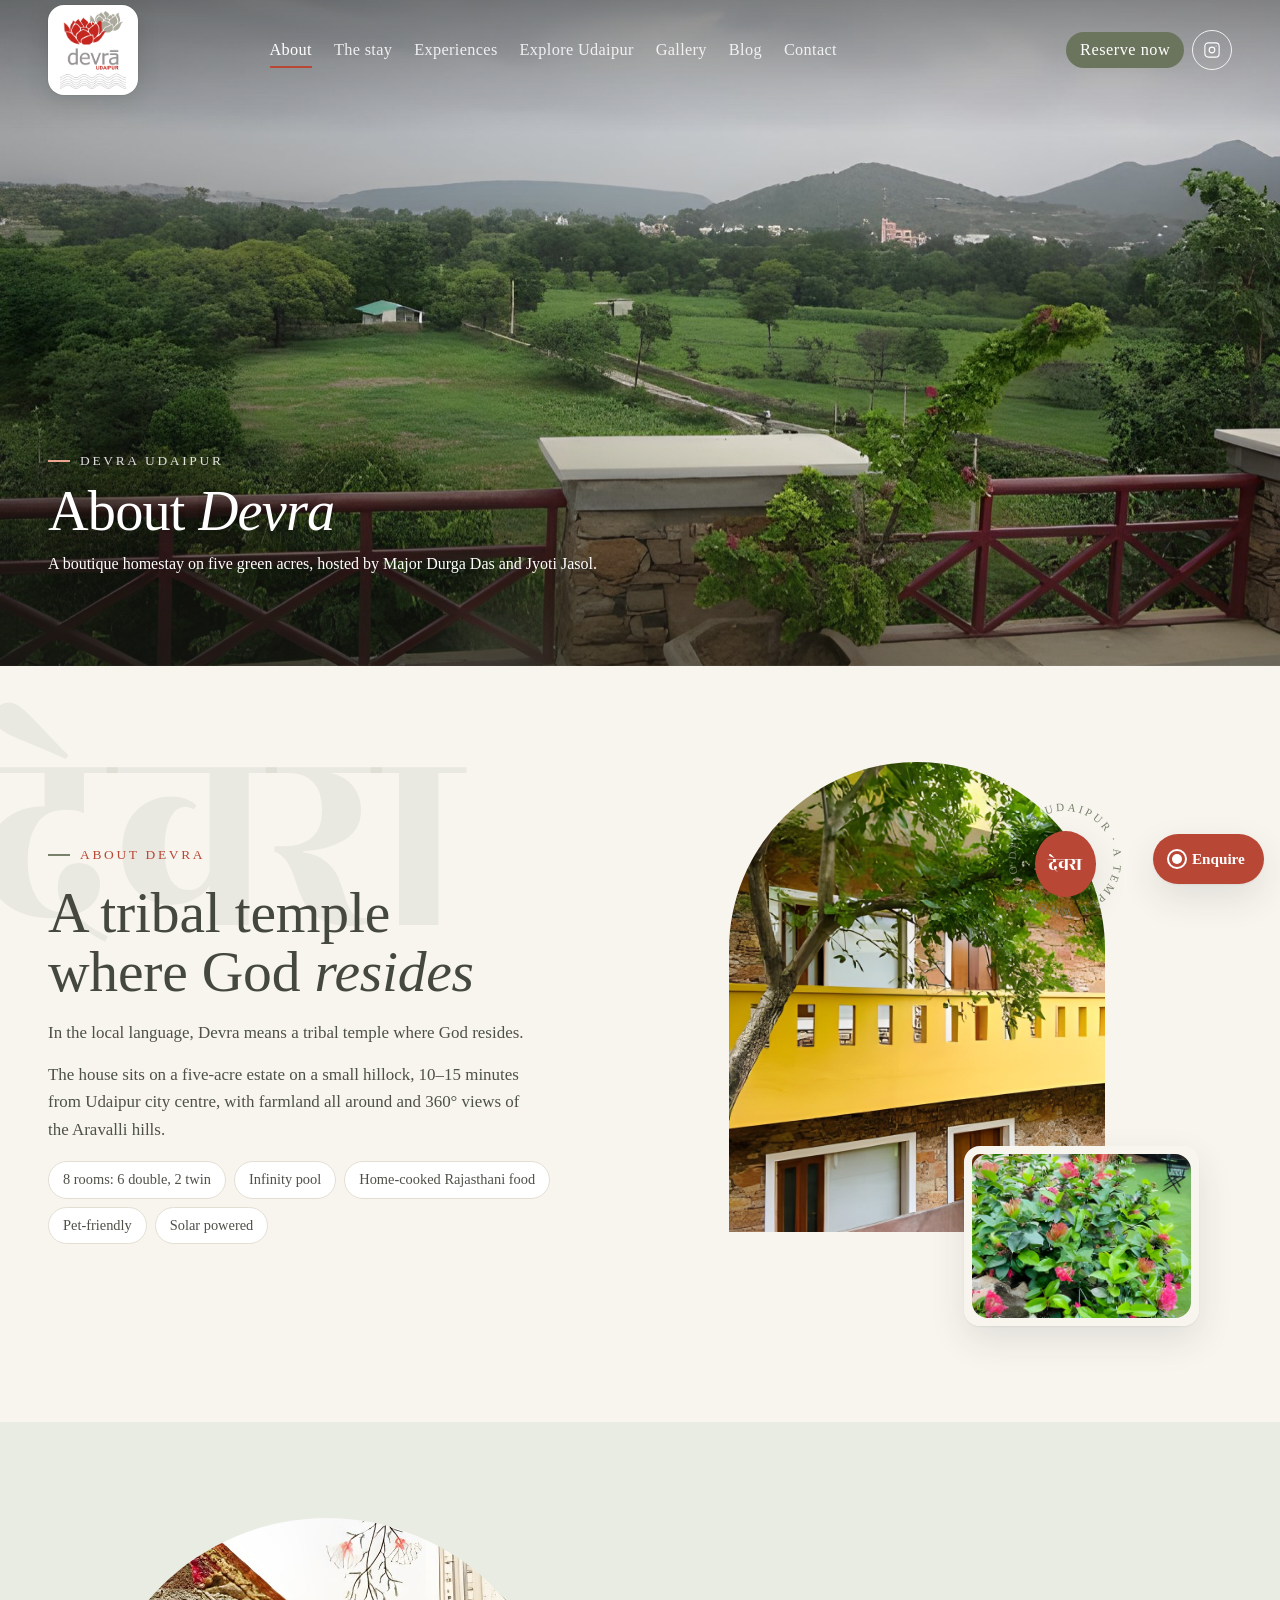
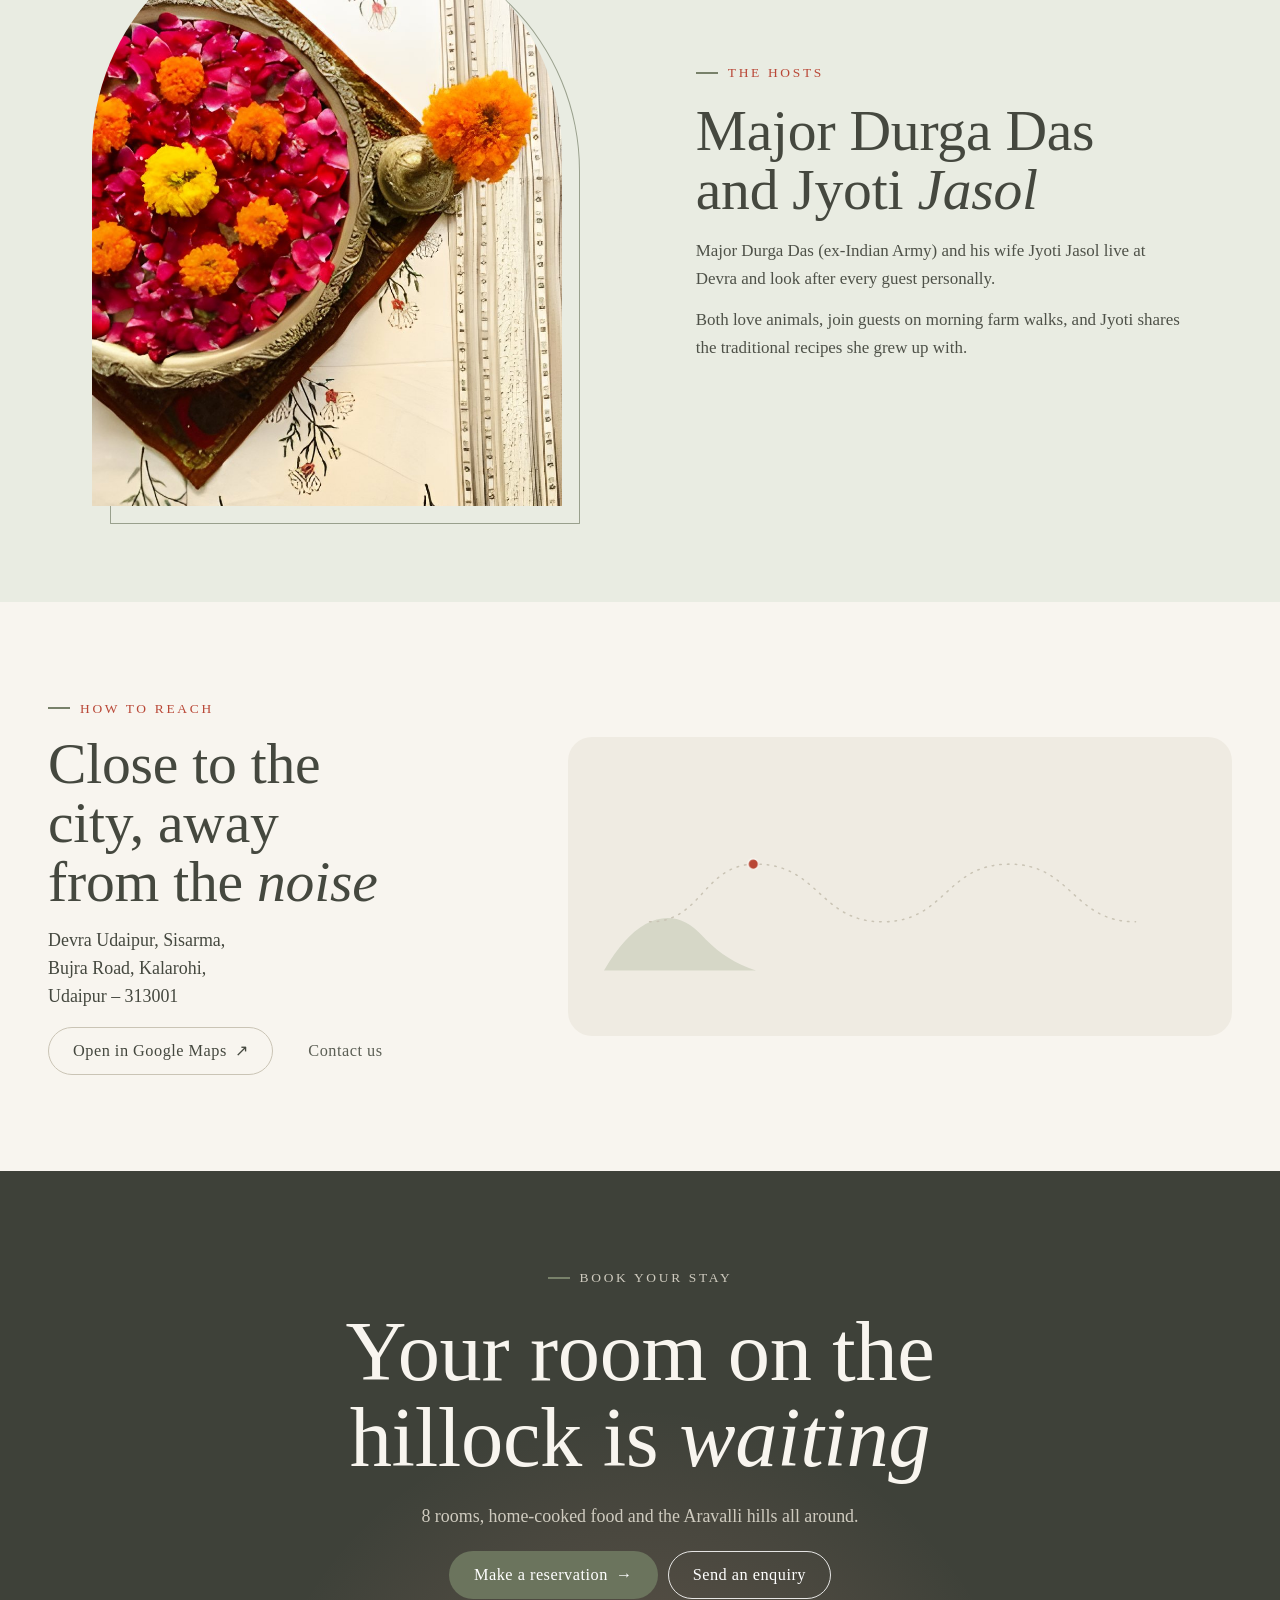
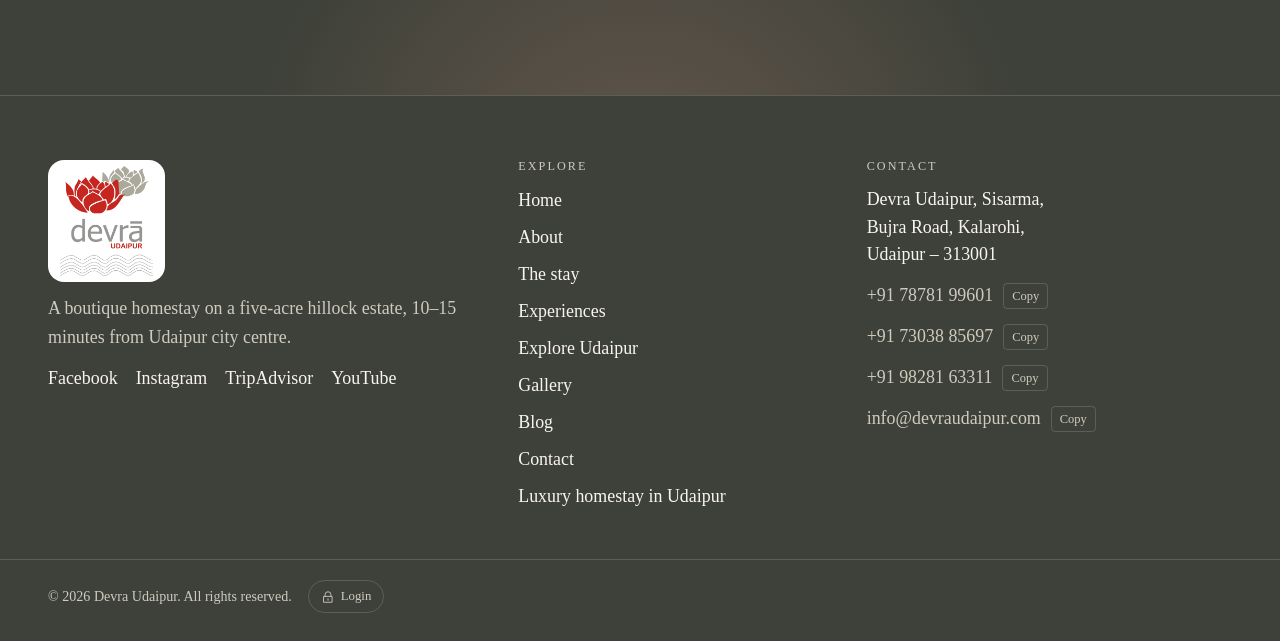
<file: about.html>
<!doctype html>
<html lang="en-IN">
<head>
<meta charset="utf-8">
<meta name="viewport" content="width=device-width,initial-scale=1,viewport-fit=cover">
<title>About Devra – Boutique Homestay in Udaipur | Devra Udaipur</title>
<meta name="description" content="Devra is a family-run boutique homestay on a 5-acre hillock in Udaipur, hosted by Major Durga Das (ex-Indian Army) and Jyoti Jasol.">
<link rel="canonical" href="https://devraudaipur.in/about.html">
<meta name="robots" content="index,follow,max-image-preview:large">
<meta name="geo.region" content="IN-RJ">
<meta name="geo.placename" content="Udaipur, Rajasthan, India">
<meta property="og:type" content="website">
<meta property="og:site_name" content="Devra Udaipur">
<meta property="og:title" content="About Devra – Boutique Homestay in Udaipur | Devra Udaipur">
<meta property="og:description" content="Devra is a family-run boutique homestay on a 5-acre hillock in Udaipur, hosted by Major Durga Das (ex-Indian Army) and Jyoti Jasol.">
<meta property="og:url" content="https://devraudaipur.in/about.html">
<meta property="og:image" content="https://devraudaipur.in/images/m-terrace-view.jpg">
<meta property="og:locale" content="en_IN">
<meta name="twitter:card" content="summary_large_image">
<meta name="twitter:title" content="About Devra – Boutique Homestay in Udaipur | Devra Udaipur">
<meta name="twitter:description" content="Devra is a family-run boutique homestay on a 5-acre hillock in Udaipur, hosted by Major Durga Das (ex-Indian Army) and Jyoti Jasol.">
<meta name="twitter:image" content="https://devraudaipur.in/images/m-terrace-view.jpg">
<meta name="theme-color" content="#F8F5EF">
<link rel="icon" type="image/png" href="images/m-logo.png">
<link rel="apple-touch-icon" href="images/m-logo.png">
<link rel="preconnect" href="https://fonts.googleapis.com">
<link rel="preconnect" href="https://fonts.gstatic.com" crossorigin>
<link rel="stylesheet" href="https://fonts.googleapis.com/css2?family=Caveat:wght@400;500;600&family=Rozha+One&family=Tinos:ital,wght@0,400;0,700;1,400;1,700&display=swap">
<style>:root{color-scheme:light;padding-top:env(safe-area-inset-top,0px);padding-bottom:env(safe-area-inset-bottom,0px)}body{margin:0;font:14px/1.4 system-ui,sans-serif}img{max-width:100%}[hidden]{display:none!important}</style>
<link rel="stylesheet" href="site.css">
<script type="application/ld+json">{"@context": "https://schema.org", "@type": "BreadcrumbList", "itemListElement": [{"@type": "ListItem", "position": 1, "name": "Home", "item": "https://devraudaipur.in/"}, {"@type": "ListItem", "position": 2, "name": "About", "item": "https://devraudaipur.in/about.html"}]}</script>
</head>
<body>
<div class="curtain" id="curtain" aria-hidden="true"><div class="curtain-mark">Devra<small>Udaipur</small><span class="curtain-line"></span></div></div>
<div id="app" data-page="about"><header class="site-head is-over tone-photo" id="site-head"><div class="wrap head-row"><a class="brand" href="./" aria-label="Devra Udaipur home"><span class="logo-plate"><img class="brand-logo" src="images/m-logo.png" alt="Devra Udaipur"></span></a><nav id="site-nav" class="site-nav" aria-label="Main"><a href="about.html" aria-current="page">About</a><a href="the-stay.html">The stay</a><a href="experiences.html">Experiences</a><a href="explore-udaipur.html">Explore Udaipur</a><a href="gallery.html">Gallery</a><a href="journal.html">Blog</a><a href="contact.html">Contact</a></nav><div class="head-actions"><a class="btn btn--primary btn--sm" href="https://www.secure-booking-engine.com/accounts/mJa2mGM072QL6Jv1PQn_Fw/properties/YCL864hEwW2Z-uip7zTu2Q/booking-engine/web/source/4wsctBw6Oq6j-g9XuxeRzQ/" target="_blank" rel="noopener">Reserve now</a><a class="ig-link" href="https://www.instagram.com/devraudaipur/" target="_blank" rel="noopener" aria-label="Devra Udaipur on Instagram"><svg viewBox="0 0 24 24" fill="none" stroke="currentColor" stroke-width="1.5" stroke-linecap="round" stroke-linejoin="round" aria-hidden="true"><path d="M7 2.5h10A4.5 4.5 0 0 1 21.5 7v10a4.5 4.5 0 0 1-4.5 4.5H7A4.5 4.5 0 0 1 2.5 17V7A4.5 4.5 0 0 1 7 2.5ZM15.8 12a3.8 3.8 0 1 1-7.6 0 3.8 3.8 0 0 1 7.6 0ZM17.4 6.6h.01"></path></svg></a><button class="menu-btn" type="button" data-act="menu" aria-expanded="false" aria-controls="site-nav">Menu</button></div></div></header><main id="main"><section class="hero hero--page hero--center hero--photo"><div class="hero-slides"><div class="slide is-on"><span class="pic"><img src="images/m-terrace-view.jpg" alt="View from the terrace" decoding="async"></span></div></div><div class="hero-shade"></div><div class="wrap hero-content"><p class="eyebrow fade-in">Devra Udaipur</p><h1 class="rise"><span class="w"><span style="--i:0">About</span></span> <span class="w accent"><span style="--i:1">Devra</span></span></h1><p class="hero-sub fade-in">A boutique homestay on five green acres, hosted by Major Durga Das and Jyoti Jasol.</p></div></section><section class="band feature clip" id="about_devra"><span class="watermark deva" aria-hidden="true">देवरा</span><div class="wrap feature-grid"><div class="feature-copy" data-reveal="left"><p class="eyebrow">About Devra</p><h2>A tribal temple where God <em class="ital">resides</em></h2><div class="prose"><p>In the local language, Devra means a tribal temple where God resides.</p><p>The house sits on a five-acre estate on a small hillock, 10–15 minutes from Udaipur city centre, with farmland all around and 360° views of the Aravalli hills.</p></div><ul class="chips stagger"><li>8 rooms: 6 double, 2 twin</li><li>Infinity pool</li><li>Home-cooked Rajasthani food</li><li>Pet-friendly</li><li>Solar powered</li></ul></div><div class="feature-media"><div class="collage"><div class="c1 parallax" data-reveal="scale"><span class="pic pic--arch"><img src="images/w-24.jpg" alt="Balconies through the trees" loading="lazy" decoding="async"></span></div><div class="c2" data-reveal="right"><span class="pic"><img src="images/w-31.jpg" alt="Garden blooms" loading="lazy" decoding="async"></span></div><div class="badge-spin" aria-hidden="true"><svg viewBox="0 0 120 120"><defs><path id="badge-circle" d="M60,60 m-46,0 a46,46 0 1,1 92,0 a46,46 0 1,1 -92,0"></path></defs><text><textPath href="#badge-circle" xlink:href="#badge-circle">Devra Udaipur · A temple where God resides · </textPath></text></svg><span class="core deva" lang="hi">देवरा</span></div></div></div></div></section><section class="band feature clip feature--flip band--soft" id="about_hosts"><div class="wrap feature-grid"><div class="feature-copy" data-reveal="right"><p class="eyebrow">The hosts</p><h2>Major Durga Das and Jyoti <em class="ital">Jasol</em></h2><div class="prose"><p>Major Durga Das (ex-Indian Army) and his wife Jyoti Jasol live at Devra and look after every guest personally.</p><p>Both love animals, join guests on morning farm walks, and Jyoti shares the traditional recipes she grew up with.</p></div></div><div class="feature-media"><div class="parallax" data-reveal="scale"><span class="pic pic--arch"><img src="images/w-52.jpg" alt="A flower rangoli welcome" loading="lazy" decoding="async"></span></div></div></div></section><section class="band" id="reach"><div class="wrap route-grid"><div data-reveal="left"><p class="eyebrow">How to reach</p><h2>Close to the city, away from the <em class="ital">noise</em></h2><address>Devra Udaipur, Sisarma,<br>Bujra Road, Kalarohi,<br>Udaipur – 313001</address><div class="btn-row"><a class="btn btn--ghost" href="https://maps.google.com/?q=Devra+Udaipur" target="_blank" rel="noopener">Open in Google Maps <span class="arrow">↗</span></a><a class="btn btn--quiet" href="contact.html">Contact us</a></div></div><div class="route-card"><svg class="route-svg route-h" viewBox="0 0 780 300" role="img" aria-label="Distances from Devra: Udaipur City Centre 7 min drive, Bus Station 11 km, Udaipur Railway Station 12 km, Udaipur Airport 32 km"><path class="r-hill" d="M0,260 C40,190 90,170 130,215 C150,236 170,250 200,260 Z"></path><path class="r-base" d="M60,196 C130,196 130,120 200,120 C283.3333333333333,120 283.3333333333333,196 366.66666666666663,196 C449.99999999999994,196 449.99999999999994,120 533.3333333333333,120 C616.6666666666666,120 616.6666666666666,196 700,196"></path><path class="r-path" id="route-h-path" d="M60,196 C130,196 130,120 200,120 C283.3333333333333,120 283.3333333333333,196 366.66666666666663,196 C449.99999999999994,196 449.99999999999994,120 533.3333333333333,120 C616.6666666666666,120 616.6666666666666,196 700,196" pathLength="1"></path><g class="r-stop"><circle class="r-home" cx="60" cy="196" r="13"></circle><text class="r-label" x="60" y="232" text-anchor="middle">Devra</text></g><g class="r-stop"><circle class="r-node" cx="200" cy="120" r="8"></circle><text class="r-dist" x="200" y="94" text-anchor="middle">7 min drive</text><text class="r-label" x="200" y="68" text-anchor="middle">Udaipur City Centre</text></g><g class="r-stop"><circle class="r-node" cx="366.66666666666663" cy="196" r="8"></circle><text class="r-dist" x="366.66666666666663" y="242" text-anchor="middle">11 km</text><text class="r-label" x="366.66666666666663" y="264" text-anchor="middle">Bus Station</text></g><g class="r-stop"><circle class="r-node" cx="533.3333333333333" cy="120" r="8"></circle><text class="r-dist" x="533.3333333333333" y="94" text-anchor="middle">12 km</text><text class="r-label" x="533.3333333333333" y="68" text-anchor="middle">Udaipur Railway Station</text></g><g class="r-stop"><circle class="r-node" cx="700" cy="196" r="8"></circle><text class="r-dist" x="700" y="242" text-anchor="middle">32 km</text><text class="r-label" x="700" y="264" text-anchor="middle">Udaipur Airport</text></g></svg><svg class="route-svg route-v" viewBox="0 0 340 558" role="img" aria-label="Distances from Devra: Udaipur City Centre 7 min drive, Bus Station 11 km, Udaipur Railway Station 12 km, Udaipur Airport 32 km"><path class="r-hill" d="M0,120 C30,40 90,30 130,95 C140,110 150,120 160,120 Z"></path><path class="r-base" d="M60,60 C60,116 110,116 110,172 C110,228 60,228 60,284 C60,340 110,340 110,396 C110,452 60,452 60,508"></path><path class="r-path" id="route-v-path" d="M60,60 C60,116 110,116 110,172 C110,228 60,228 60,284 C60,340 110,340 110,396 C110,452 60,452 60,508" pathLength="1"></path><g class="r-stop"><circle class="r-home" cx="60" cy="60" r="13"></circle><text class="r-label" x="86" y="65" text-anchor="start">Devra</text></g><g class="r-stop"><circle class="r-node" cx="110" cy="172" r="8"></circle><text class="r-dist" x="132" y="180" text-anchor="start">7 min drive</text><text class="r-label" x="132" y="202" text-anchor="start">Udaipur City Centre</text></g><g class="r-stop"><circle class="r-node" cx="60" cy="284" r="8"></circle><text class="r-dist" x="82" y="292" text-anchor="start">11 km</text><text class="r-label" x="82" y="314" text-anchor="start">Bus Station</text></g><g class="r-stop"><circle class="r-node" cx="110" cy="396" r="8"></circle><text class="r-dist" x="132" y="404" text-anchor="start">12 km</text><text class="r-label" x="132" y="426" text-anchor="start">Udaipur Railway Station</text></g><g class="r-stop"><circle class="r-node" cx="60" cy="508" r="8"></circle><text class="r-dist" x="82" y="516" text-anchor="start">32 km</text><text class="r-label" x="82" y="538" text-anchor="start">Udaipur Airport</text></g></svg></div></div></section><section class="band band--ink book-band"><span class="sun-glow" aria-hidden="true"></span><div class="wrap" data-reveal=""><p class="eyebrow">Book your stay</p><h2>Your room on the hillock is <em class="ital">waiting</em></h2><p>8 rooms, home-cooked food and the Aravalli hills all around.</p><div class="btn-row"><a class="btn btn--haldi" href="https://www.secure-booking-engine.com/accounts/mJa2mGM072QL6Jv1PQn_Fw/properties/YCL864hEwW2Z-uip7zTu2Q/booking-engine/web/source/4wsctBw6Oq6j-g9XuxeRzQ/" target="_blank" rel="noopener">Make a reservation <span class="arrow">→</span></a><a class="btn btn--light" href="contact.html">Send an enquiry</a></div></div></section></main><footer class="site-foot"><div class="wrap foot-grid"><div><span class="logo-plate logo-plate--foot"><img class="foot-logo" src="images/m-logo.png" alt="Devra Udaipur" loading="lazy"></span><p>A boutique homestay on a five-acre hillock estate, 10–15 minutes from Udaipur city centre.</p><ul class="socials"><li><a href="https://www.facebook.com/DevraUdaipurRajasthan/" target="_blank" rel="noopener">Facebook</a></li><li><a href="https://www.instagram.com/devraudaipur/" target="_blank" rel="noopener">Instagram</a></li><li><a href="https://www.tripadvisor.in/Hotel_Review-g297672-d622398-Reviews-Devra_Udaipur-Udaipur_Udaipur_District_Rajasthan.html" target="_blank" rel="noopener">TripAdvisor</a></li><li><a href="https://www.youtube.com/channel/UCvgLNHc2MwSQ90xaG2vx3SA" target="_blank" rel="noopener">YouTube</a></li></ul></div><div><h3>Explore</h3><ul><li><a href="./">Home</a></li><li><a href="about.html">About</a></li><li><a href="the-stay.html">The stay</a></li><li><a href="experiences.html">Experiences</a></li><li><a href="explore-udaipur.html">Explore Udaipur</a></li><li><a href="gallery.html">Gallery</a></li><li><a href="journal.html">Blog</a></li><li><a href="contact.html">Contact</a></li><li><a href="luxury-homestay-udaipur.html">Luxury homestay in Udaipur</a></li></ul></div><div><h3>Contact</h3><address>Devra Udaipur, Sisarma,<br>Bujra Road, Kalarohi,<br>Udaipur – 313001</address><p class="copy-row"><span class="copy-val">+91 78781 99601</span><button type="button" class="copy-btn" data-act="copy" data-copy="+91 78781 99601">Copy</button></p><p class="copy-row"><span class="copy-val">+91 73038 85697</span><button type="button" class="copy-btn" data-act="copy" data-copy="+91 73038 85697">Copy</button></p><p class="copy-row"><span class="copy-val">+91 98281 63311</span><button type="button" class="copy-btn" data-act="copy" data-copy="+91 98281 63311">Copy</button></p><p class="copy-row"><span class="copy-val">info@devraudaipur.com</span><button type="button" class="copy-btn" data-act="copy" data-copy="info@devraudaipur.com">Copy</button></p></div></div><div class="wrap foot-base"><span>© 2026 Devra Udaipur. All rights reserved.</span><a class="login-btn" href="https://claude.ai/artifact/82bbqpzBLtivKbArcMnhde#admin" target="_blank" rel="noopener" aria-label="Admin login"><svg viewBox="0 0 24 24" fill="none" stroke="currentColor" stroke-width="1.5" stroke-linecap="round" stroke-linejoin="round" aria-hidden="true"><path d="M7 11V8a5 5 0 0 1 10 0v3M5 11h14v10H5zM12 15v2.5"></path></svg><span>Login</span></a></div></footer><a class="float-cta" href="contact.html"><span class="pulse" aria-hidden="true"></span>Enquire</a></div>
<noscript><p style="padding:24px">Please enable JavaScript to see the full site.</p></noscript>
<script src="site.js"></script>
</body>
</html>
</file>
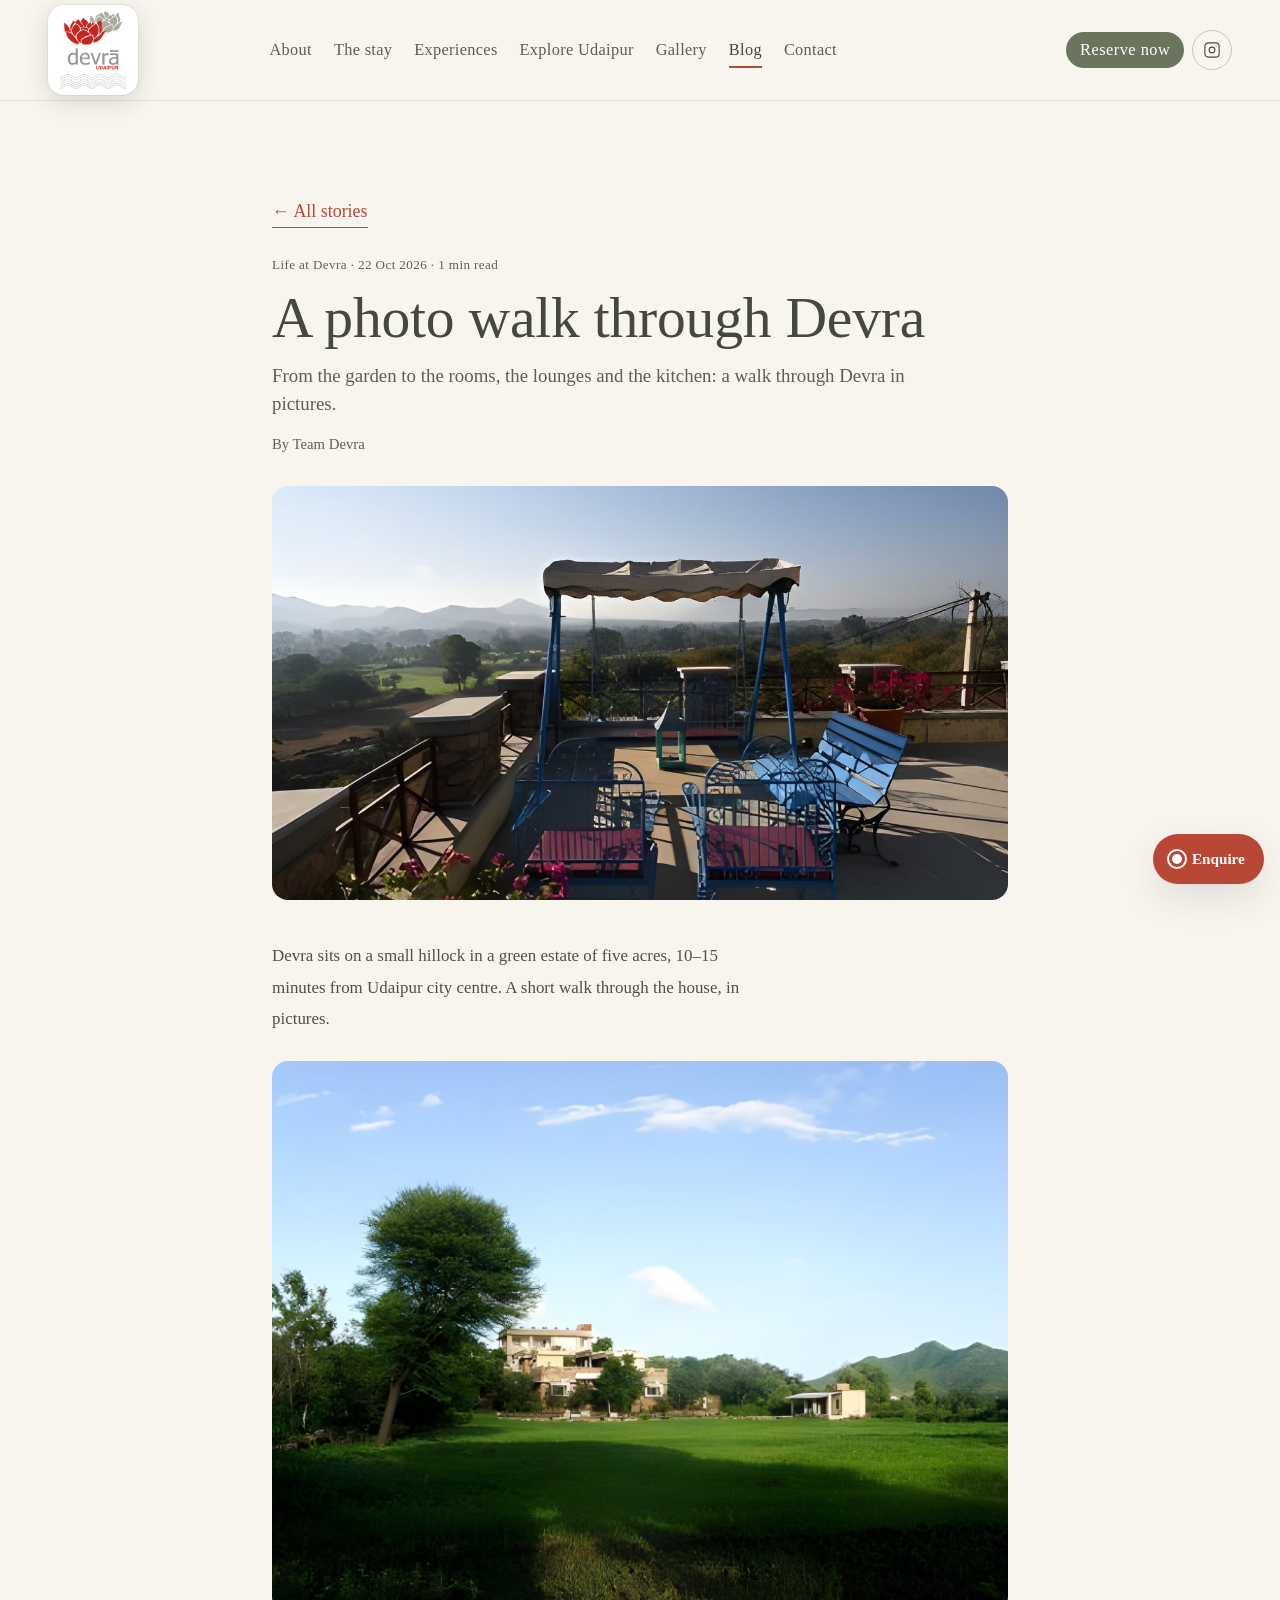
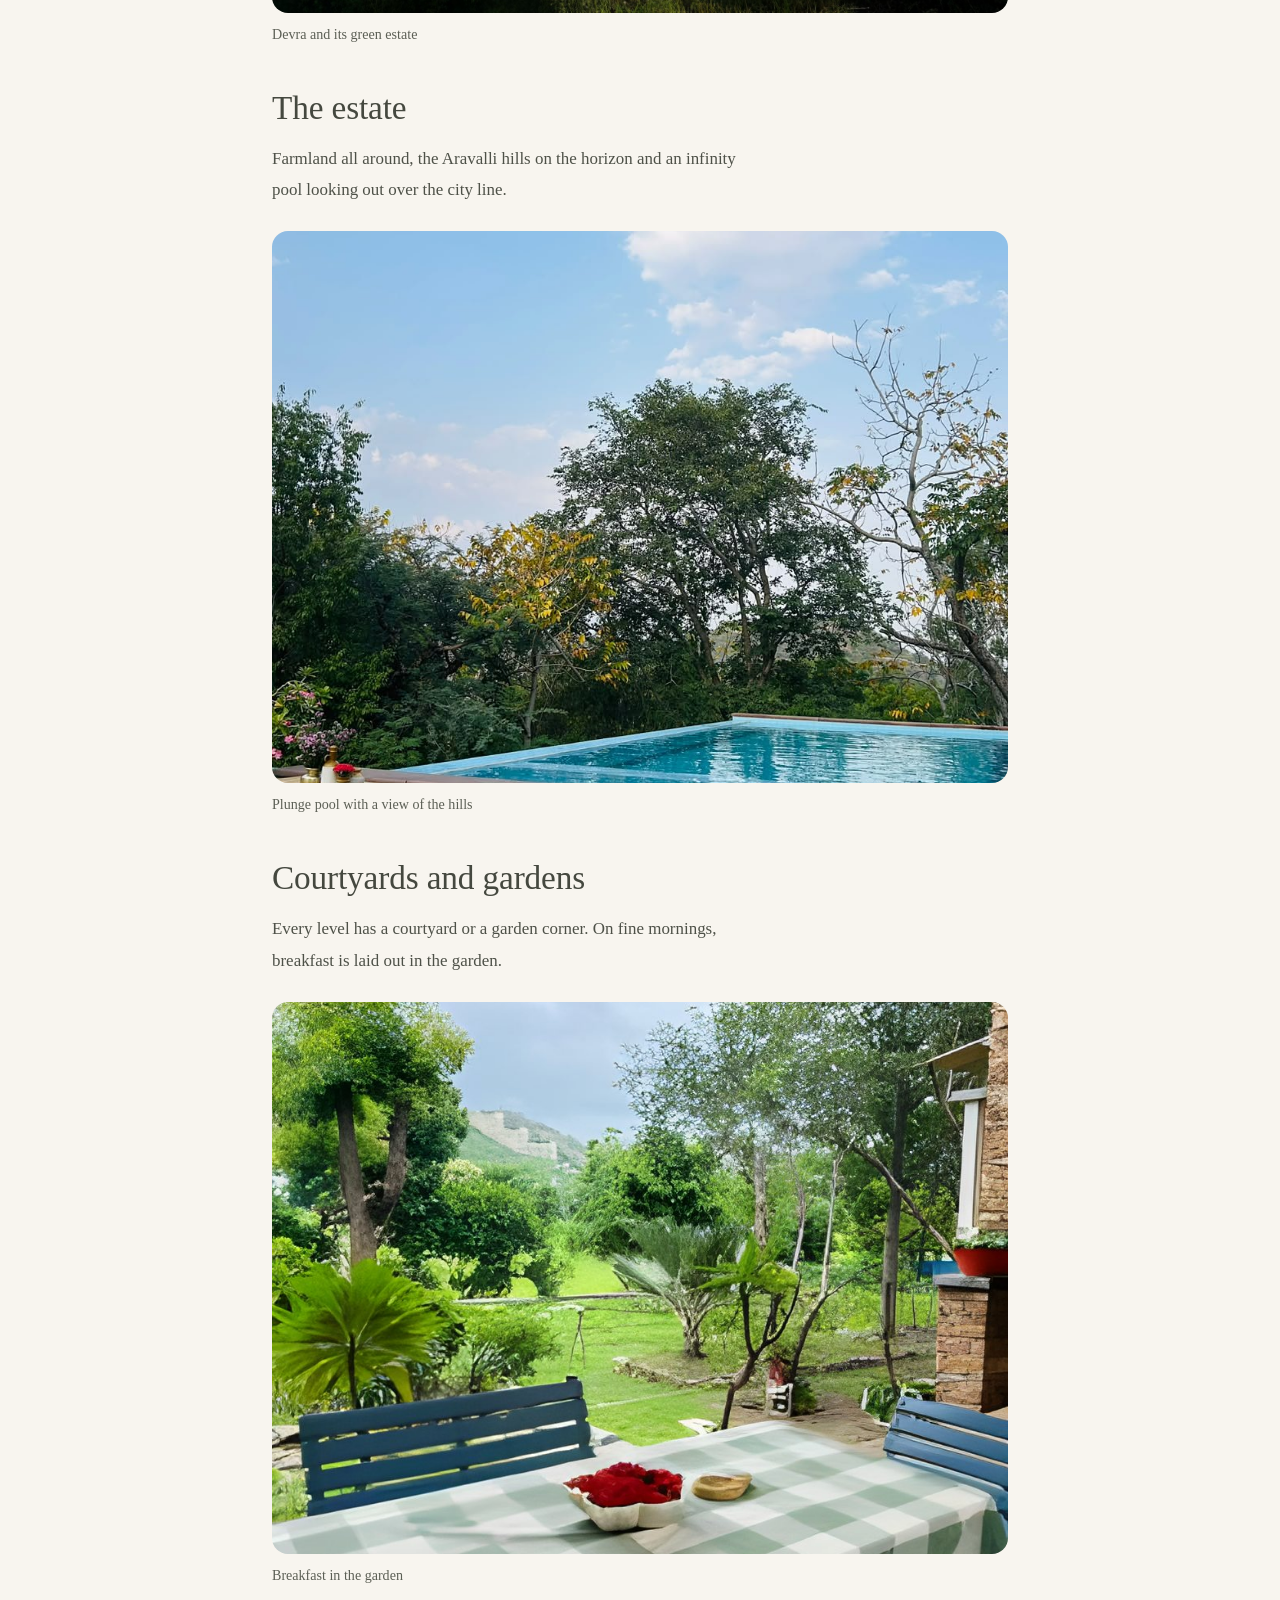
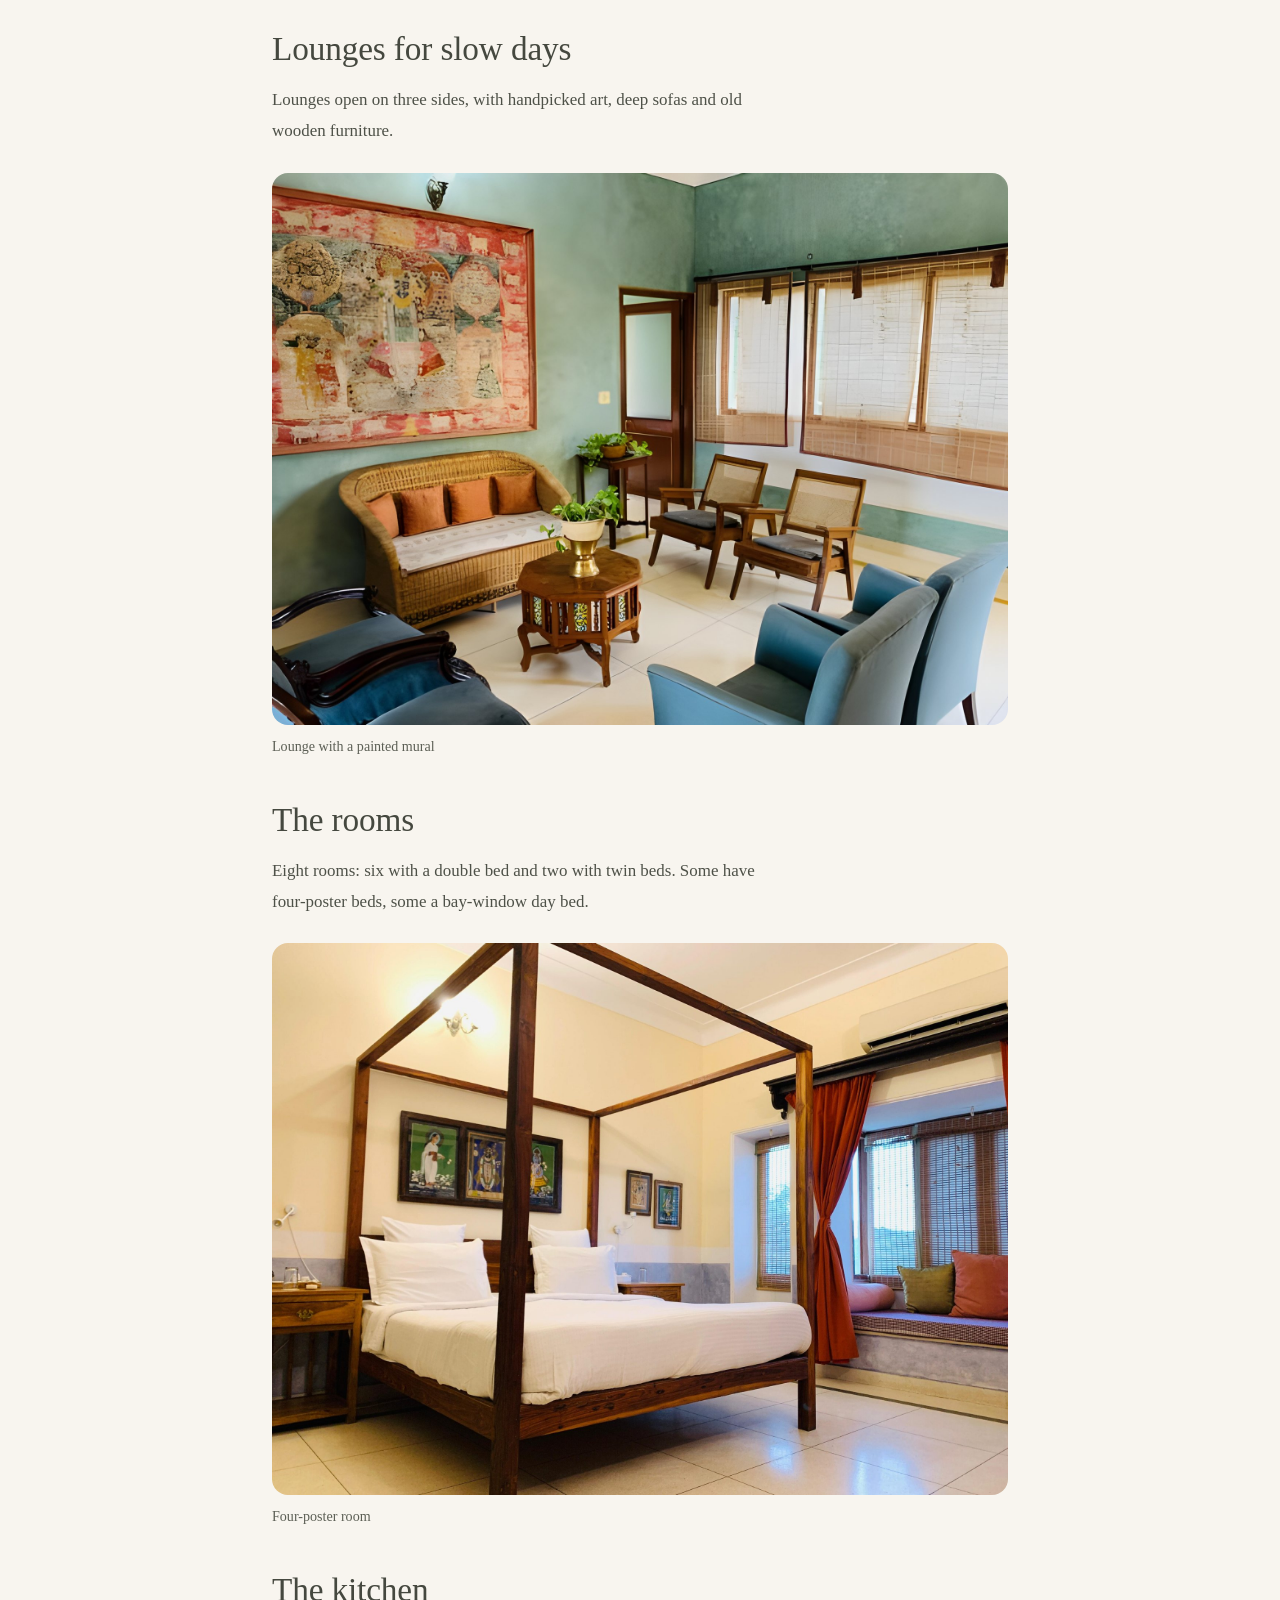
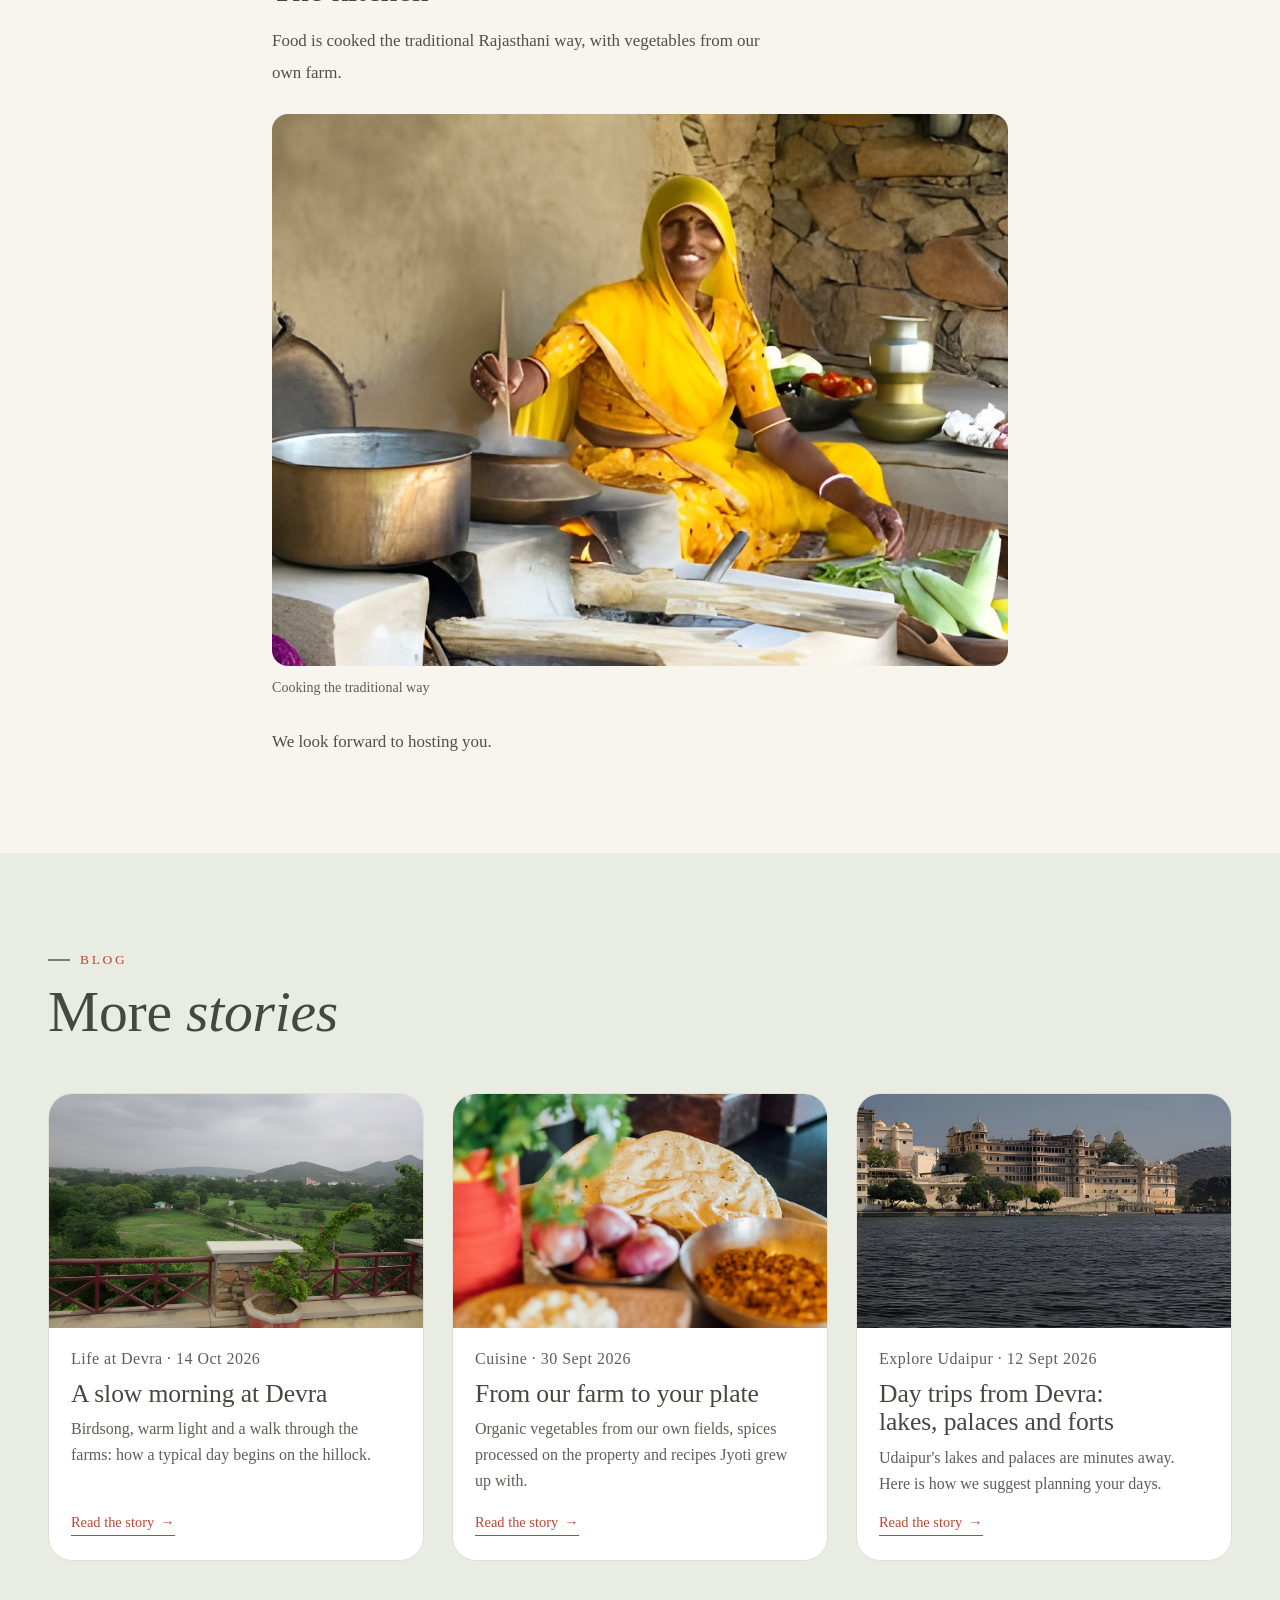
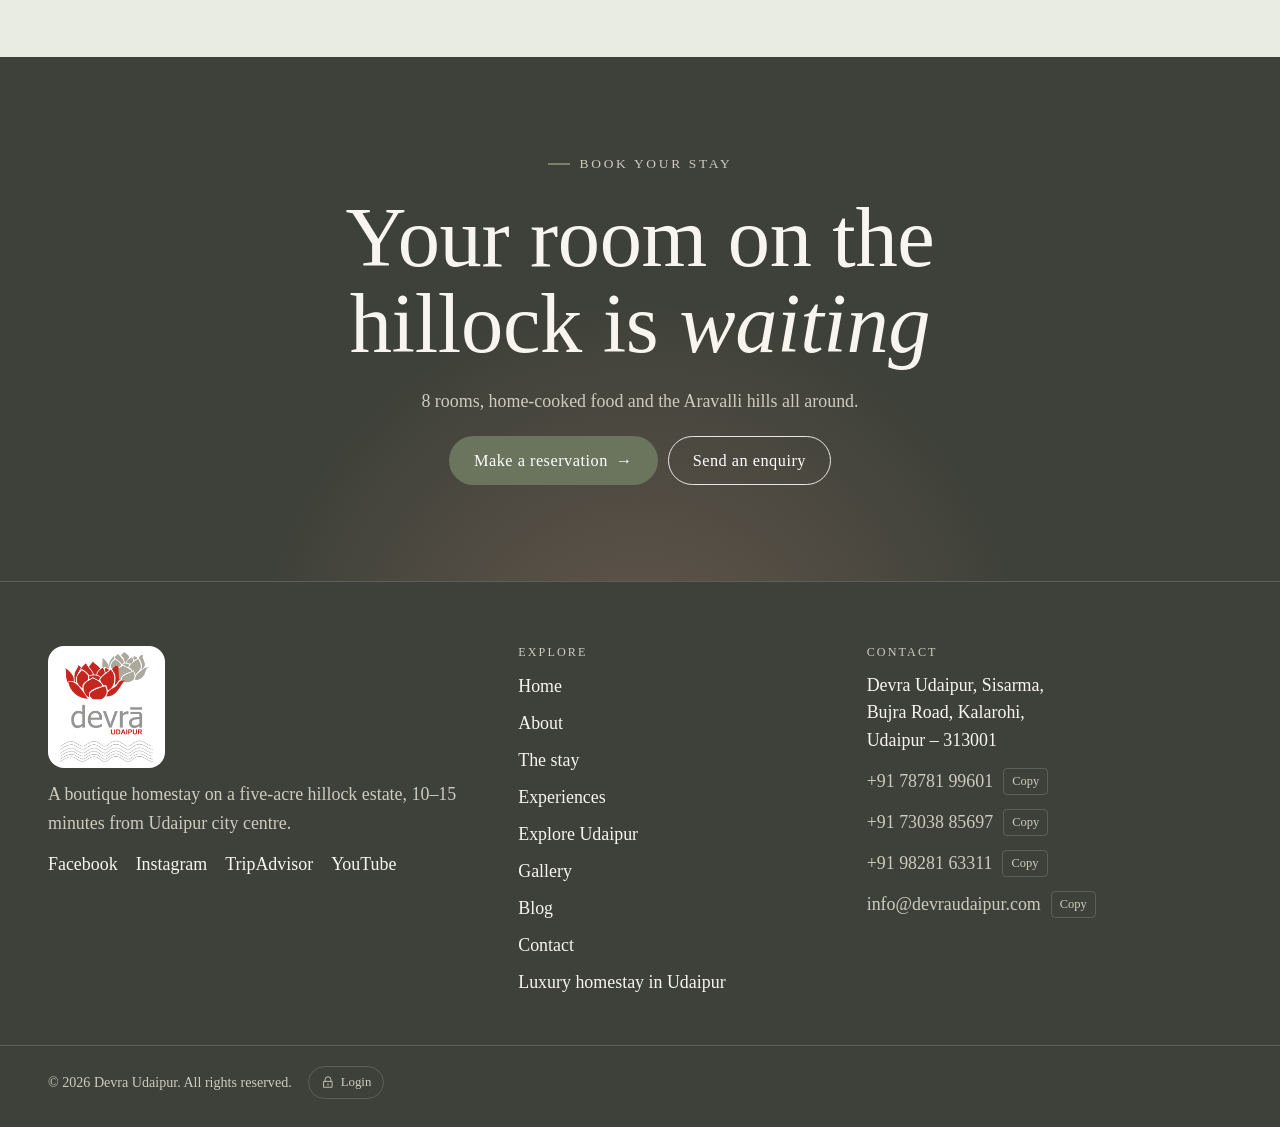
<file: blog-a-photo-walk-through-devra.html>
<!doctype html>
<html lang="en-IN">
<head>
<meta charset="utf-8">
<meta name="viewport" content="width=device-width,initial-scale=1,viewport-fit=cover">
<title>A photo walk through Devra | Devra Udaipur Blog</title>
<meta name="description" content="From the garden to the rooms, the lounges and the kitchen: a walk through Devra in pictures.">
<link rel="canonical" href="https://devraudaipur.in/blog-a-photo-walk-through-devra.html">
<meta name="robots" content="index,follow,max-image-preview:large">
<meta name="geo.region" content="IN-RJ">
<meta name="geo.placename" content="Udaipur, Rajasthan, India">
<meta property="og:type" content="article">
<meta property="og:site_name" content="Devra Udaipur">
<meta property="og:title" content="A photo walk through Devra | Devra Udaipur Blog">
<meta property="og:description" content="From the garden to the rooms, the lounges and the kitchen: a walk through Devra in pictures.">
<meta property="og:url" content="https://devraudaipur.in/blog-a-photo-walk-through-devra.html">
<meta property="og:image" content="https://devraudaipur.in/images/m-terrace4.jpg">
<meta property="og:locale" content="en_IN">
<meta name="twitter:card" content="summary_large_image">
<meta name="twitter:title" content="A photo walk through Devra | Devra Udaipur Blog">
<meta name="twitter:description" content="From the garden to the rooms, the lounges and the kitchen: a walk through Devra in pictures.">
<meta name="twitter:image" content="https://devraudaipur.in/images/m-terrace4.jpg">
<meta name="theme-color" content="#F8F5EF">
<link rel="icon" type="image/png" href="images/m-logo.png">
<link rel="apple-touch-icon" href="images/m-logo.png">
<link rel="preconnect" href="https://fonts.googleapis.com">
<link rel="preconnect" href="https://fonts.gstatic.com" crossorigin>
<link rel="stylesheet" href="https://fonts.googleapis.com/css2?family=Caveat:wght@400;500;600&family=Rozha+One&family=Tinos:ital,wght@0,400;0,700;1,400;1,700&display=swap">
<style>:root{color-scheme:light;padding-top:env(safe-area-inset-top,0px);padding-bottom:env(safe-area-inset-bottom,0px)}body{margin:0;font:14px/1.4 system-ui,sans-serif}img{max-width:100%}[hidden]{display:none!important}</style>
<link rel="stylesheet" href="site.css">
<script type="application/ld+json">{"@context": "https://schema.org", "@type": "BlogPosting", "headline": "A photo walk through Devra", "description": "From the garden to the rooms, the lounges and the kitchen: a walk through Devra in pictures.", "datePublished": "2026-10-22", "author": {"@type": "Organization", "name": "Team Devra"}, "publisher": {"@id": "https://devraudaipur.in/#devra", "@type": "Organization", "name": "Devra Udaipur", "logo": {"@type": "ImageObject", "url": "https://devraudaipur.in/images/m-logo.png"}}, "image": "https://devraudaipur.in/images/m-terrace4.jpg", "mainEntityOfPage": "https://devraudaipur.in/blog-a-photo-walk-through-devra.html"}</script>
<script type="application/ld+json">{"@context": "https://schema.org", "@type": "BreadcrumbList", "itemListElement": [{"@type": "ListItem", "position": 1, "name": "Home", "item": "https://devraudaipur.in/"}, {"@type": "ListItem", "position": 2, "name": "Blog", "item": "https://devraudaipur.in/journal.html"}]}</script>
</head>
<body>
<div class="curtain" id="curtain" aria-hidden="true"><div class="curtain-mark">Devra<small>Udaipur</small><span class="curtain-line"></span></div></div>
<div id="app" data-page="post" data-slug="a-photo-walk-through-devra"><header class="site-head" id="site-head"><div class="wrap head-row"><a class="brand" href="./" aria-label="Devra Udaipur home"><span class="logo-plate"><img class="brand-logo" src="images/m-logo.png" alt="Devra Udaipur"></span></a><nav id="site-nav" class="site-nav" aria-label="Main"><a href="about.html">About</a><a href="the-stay.html">The stay</a><a href="experiences.html">Experiences</a><a href="explore-udaipur.html">Explore Udaipur</a><a href="gallery.html">Gallery</a><a href="journal.html" aria-current="page">Blog</a><a href="contact.html">Contact</a></nav><div class="head-actions"><a class="btn btn--primary btn--sm" href="https://www.secure-booking-engine.com/accounts/mJa2mGM072QL6Jv1PQn_Fw/properties/YCL864hEwW2Z-uip7zTu2Q/booking-engine/web/source/4wsctBw6Oq6j-g9XuxeRzQ/" target="_blank" rel="noopener">Reserve now</a><a class="ig-link" href="https://www.instagram.com/devraudaipur/" target="_blank" rel="noopener" aria-label="Devra Udaipur on Instagram"><svg viewBox="0 0 24 24" fill="none" stroke="currentColor" stroke-width="1.5" stroke-linecap="round" stroke-linejoin="round" aria-hidden="true"><path d="M7 2.5h10A4.5 4.5 0 0 1 21.5 7v10a4.5 4.5 0 0 1-4.5 4.5H7A4.5 4.5 0 0 1 2.5 17V7A4.5 4.5 0 0 1 7 2.5ZM15.8 12a3.8 3.8 0 1 1-7.6 0 3.8 3.8 0 0 1 7.6 0ZM17.4 6.6h.01"></path></svg></a><button class="menu-btn" type="button" data-act="menu" aria-expanded="false" aria-controls="site-nav">Menu</button></div></div></header><main id="main"><section class="band band--tight post-top"><div class="wrap"><article class="post"><a class="text-link back" href="journal.html">← All stories</a><header class="post-head"><p class="meta">Life at Devra · <time datetime="2026-10-22">22 Oct 2026</time> · 1 min read</p><h1>A photo walk through Devra</h1><p class="lead muted">From the garden to the rooms, the lounges and the kitchen: a walk through Devra in pictures.</p><p class="byline">By Team Devra</p></header><div class="post-cover"><span class="pic"><img src="images/m-terrace4.jpg" alt="Terrace seating with a view" decoding="async"></span></div><div class="post-body prose"><p>Devra sits on a small hillock in a green estate of five acres, 10–15 minutes from Udaipur city centre. A short walk through the house, in pictures.</p><figure class="post-fig"><span class="pic"><img src="images/m-landscape.jpg" alt="Devra and its green estate" loading="lazy" decoding="async"></span><figcaption>Devra and its green estate</figcaption></figure><h2>The estate</h2><p>Farmland all around, the Aravalli hills on the horizon and an infinity pool looking out over the city line.</p><figure class="post-fig"><span class="pic"><img src="images/n-pool.jpg" alt="Plunge pool with a view of the hills" loading="lazy" decoding="async"></span><figcaption>Plunge pool with a view of the hills</figcaption></figure><h2>Courtyards and gardens</h2><p>Every level has a courtyard or a garden corner. On fine mornings, breakfast is laid out in the garden.</p><figure class="post-fig"><span class="pic"><img src="images/w-44.jpg" alt="Breakfast in the garden" loading="lazy" decoding="async"></span><figcaption>Breakfast in the garden</figcaption></figure><h2>Lounges for slow days</h2><p>Lounges open on three sides, with handpicked art, deep sofas and old wooden furniture.</p><figure class="post-fig"><span class="pic"><img src="images/w-18.jpg" alt="Lounge with a painted mural" loading="lazy" decoding="async"></span><figcaption>Lounge with a painted mural</figcaption></figure><h2>The rooms</h2><p>Eight rooms: six with a double bed and two with twin beds. Some have four-poster beds, some a bay-window day bed.</p><figure class="post-fig"><span class="pic"><img src="images/w-08.jpg" alt="Four-poster room" loading="lazy" decoding="async"></span><figcaption>Four-poster room</figcaption></figure><h2>The kitchen</h2><p>Food is cooked the traditional Rajasthani way, with vegetables from our own farm.</p><figure class="post-fig"><span class="pic"><img src="images/x-01.jpg" alt="Cooking the traditional way" loading="lazy" decoding="async"></span><figcaption>Cooking the traditional way</figcaption></figure><p>We look forward to hosting you.</p></div></article></div></section><section class="band band--soft"><div class="wrap"><div class="sec-head" data-reveal=""><div><p class="eyebrow">Blog</p><h2>More <em class="ital">stories</em></h2></div></div><div class="posts stagger"><article class="post-card card"><a class="post-card-link" href="blog-a-slow-morning-at-devra.html"><span class="pic"><img src="images/m-terrace-view.jpg" alt="View from the terrace" loading="lazy" decoding="async"></span><div class="card-body"><p class="meta">Life at Devra · <time datetime="2026-10-14">14 Oct 2026</time></p><h3>A slow morning at Devra</h3><p>Birdsong, warm light and a walk through the farms: how a typical day begins on the hillock.</p><span class="text-link">Read the story <span class="arrow">→</span></span></div></a></article><article class="post-card card"><a class="post-card-link" href="blog-farm-to-plate-rajasthani-food.html"><span class="pic"><img src="images/m-food-main.jpg" alt="Home-cooked Rajasthani food" loading="lazy" decoding="async"></span><div class="card-body"><p class="meta">Cuisine · <time datetime="2026-09-30">30 Sept 2026</time></p><h3>From our farm to your plate</h3><p>Organic vegetables from our own fields, spices processed on the property and recipes Jyoti grew up with.</p><span class="text-link">Read the story <span class="arrow">→</span></span></div></a></article><article class="post-card card"><a class="post-card-link" href="blog-day-trips-from-devra.html"><span class="pic"><img src="images/m-citypalace.jpg" alt="Udaipur City Palace" loading="lazy" decoding="async"></span><div class="card-body"><p class="meta">Explore Udaipur · <time datetime="2026-09-12">12 Sept 2026</time></p><h3>Day trips from Devra: lakes, palaces and forts</h3><p>Udaipur's lakes and palaces are minutes away. Here is how we suggest planning your days.</p><span class="text-link">Read the story <span class="arrow">→</span></span></div></a></article></div></div></section><section class="band band--ink book-band"><span class="sun-glow" aria-hidden="true"></span><div class="wrap" data-reveal=""><p class="eyebrow">Book your stay</p><h2>Your room on the hillock is <em class="ital">waiting</em></h2><p>8 rooms, home-cooked food and the Aravalli hills all around.</p><div class="btn-row"><a class="btn btn--haldi" href="https://www.secure-booking-engine.com/accounts/mJa2mGM072QL6Jv1PQn_Fw/properties/YCL864hEwW2Z-uip7zTu2Q/booking-engine/web/source/4wsctBw6Oq6j-g9XuxeRzQ/" target="_blank" rel="noopener">Make a reservation <span class="arrow">→</span></a><a class="btn btn--light" href="contact.html">Send an enquiry</a></div></div></section></main><footer class="site-foot"><div class="wrap foot-grid"><div><span class="logo-plate logo-plate--foot"><img class="foot-logo" src="images/m-logo.png" alt="Devra Udaipur" loading="lazy"></span><p>A boutique homestay on a five-acre hillock estate, 10–15 minutes from Udaipur city centre.</p><ul class="socials"><li><a href="https://www.facebook.com/DevraUdaipurRajasthan/" target="_blank" rel="noopener">Facebook</a></li><li><a href="https://www.instagram.com/devraudaipur/" target="_blank" rel="noopener">Instagram</a></li><li><a href="https://www.tripadvisor.in/Hotel_Review-g297672-d622398-Reviews-Devra_Udaipur-Udaipur_Udaipur_District_Rajasthan.html" target="_blank" rel="noopener">TripAdvisor</a></li><li><a href="https://www.youtube.com/channel/UCvgLNHc2MwSQ90xaG2vx3SA" target="_blank" rel="noopener">YouTube</a></li></ul></div><div><h3>Explore</h3><ul><li><a href="./">Home</a></li><li><a href="about.html">About</a></li><li><a href="the-stay.html">The stay</a></li><li><a href="experiences.html">Experiences</a></li><li><a href="explore-udaipur.html">Explore Udaipur</a></li><li><a href="gallery.html">Gallery</a></li><li><a href="journal.html">Blog</a></li><li><a href="contact.html">Contact</a></li><li><a href="luxury-homestay-udaipur.html">Luxury homestay in Udaipur</a></li></ul></div><div><h3>Contact</h3><address>Devra Udaipur, Sisarma,<br>Bujra Road, Kalarohi,<br>Udaipur – 313001</address><p class="copy-row"><span class="copy-val">+91 78781 99601</span><button type="button" class="copy-btn" data-act="copy" data-copy="+91 78781 99601">Copy</button></p><p class="copy-row"><span class="copy-val">+91 73038 85697</span><button type="button" class="copy-btn" data-act="copy" data-copy="+91 73038 85697">Copy</button></p><p class="copy-row"><span class="copy-val">+91 98281 63311</span><button type="button" class="copy-btn" data-act="copy" data-copy="+91 98281 63311">Copy</button></p><p class="copy-row"><span class="copy-val">info@devraudaipur.com</span><button type="button" class="copy-btn" data-act="copy" data-copy="info@devraudaipur.com">Copy</button></p></div></div><div class="wrap foot-base"><span>© 2026 Devra Udaipur. All rights reserved.</span><a class="login-btn" href="https://claude.ai/artifact/82bbqpzBLtivKbArcMnhde#admin" target="_blank" rel="noopener" aria-label="Admin login"><svg viewBox="0 0 24 24" fill="none" stroke="currentColor" stroke-width="1.5" stroke-linecap="round" stroke-linejoin="round" aria-hidden="true"><path d="M7 11V8a5 5 0 0 1 10 0v3M5 11h14v10H5zM12 15v2.5"></path></svg><span>Login</span></a></div></footer><a class="float-cta" href="contact.html"><span class="pulse" aria-hidden="true"></span>Enquire</a></div>
<noscript><p style="padding:24px">Please enable JavaScript to see the full site.</p></noscript>
<script src="site.js"></script>
</body>
</html>
</file>
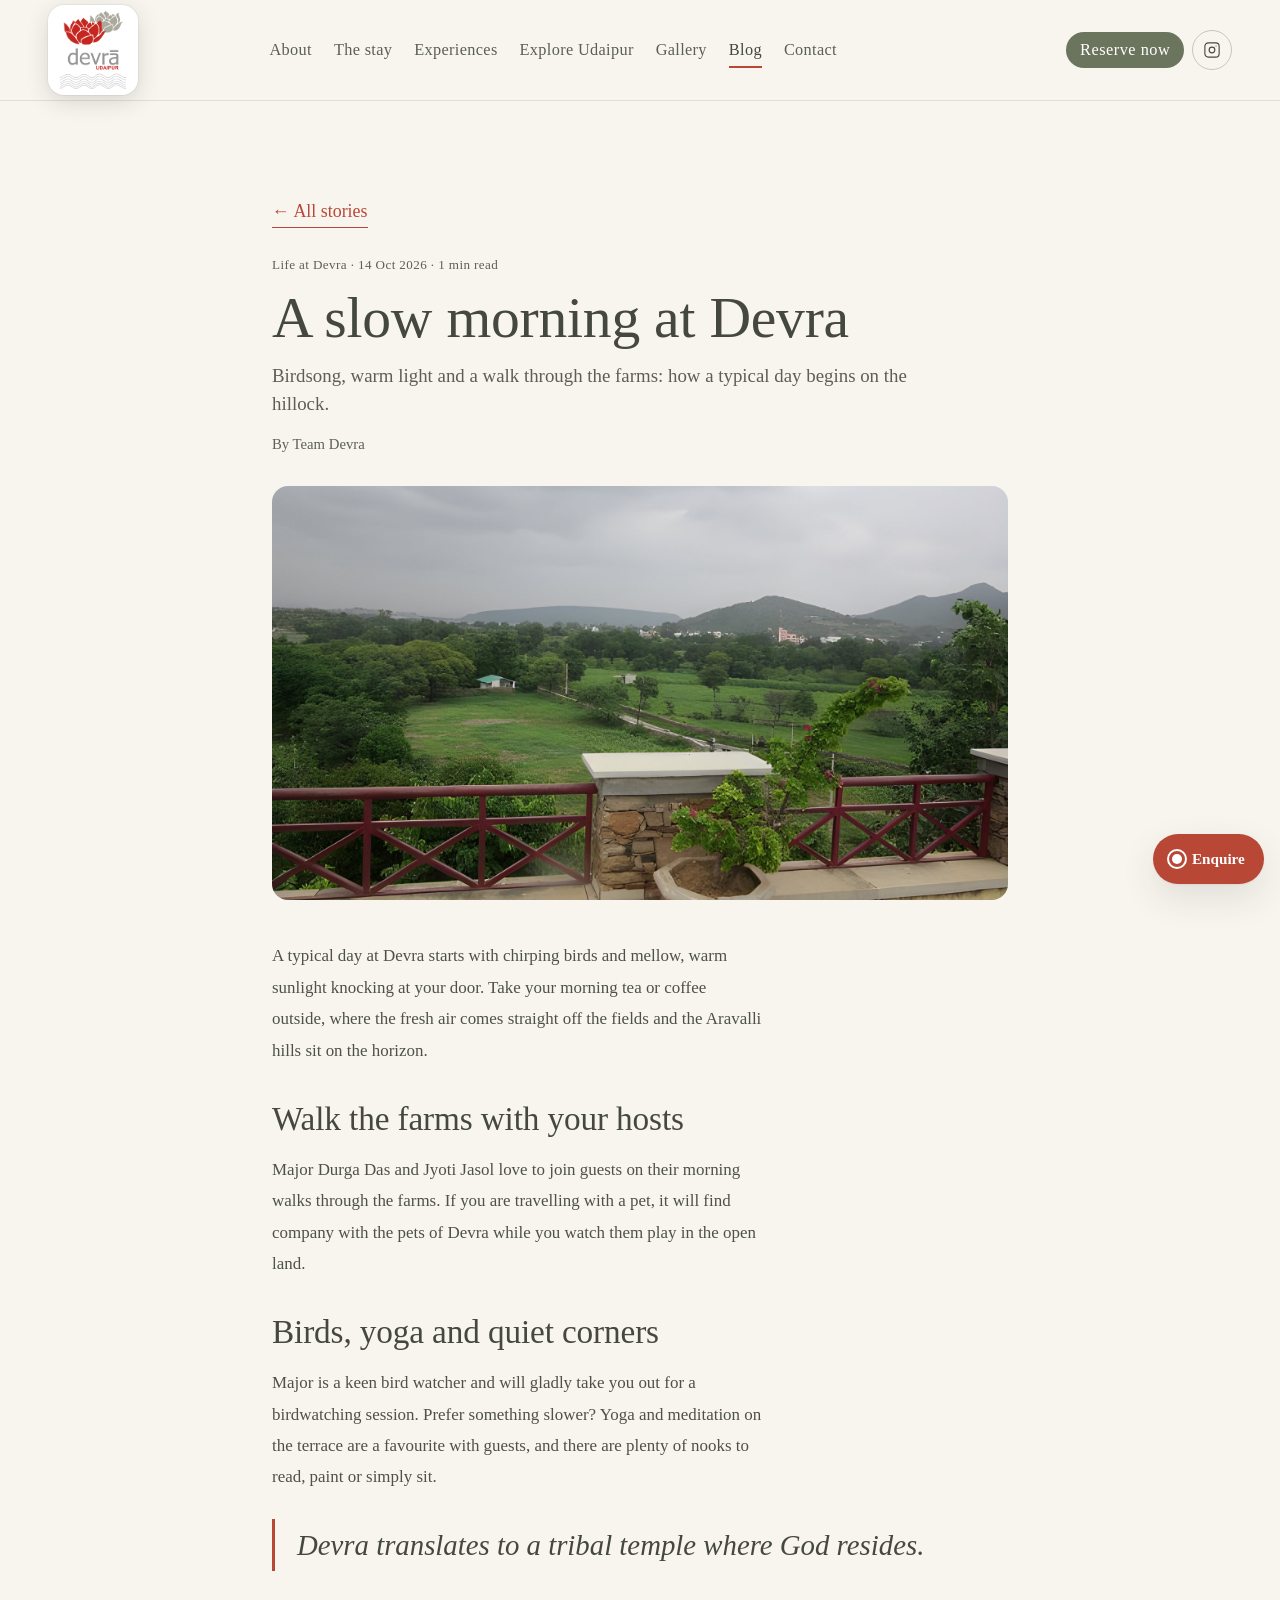
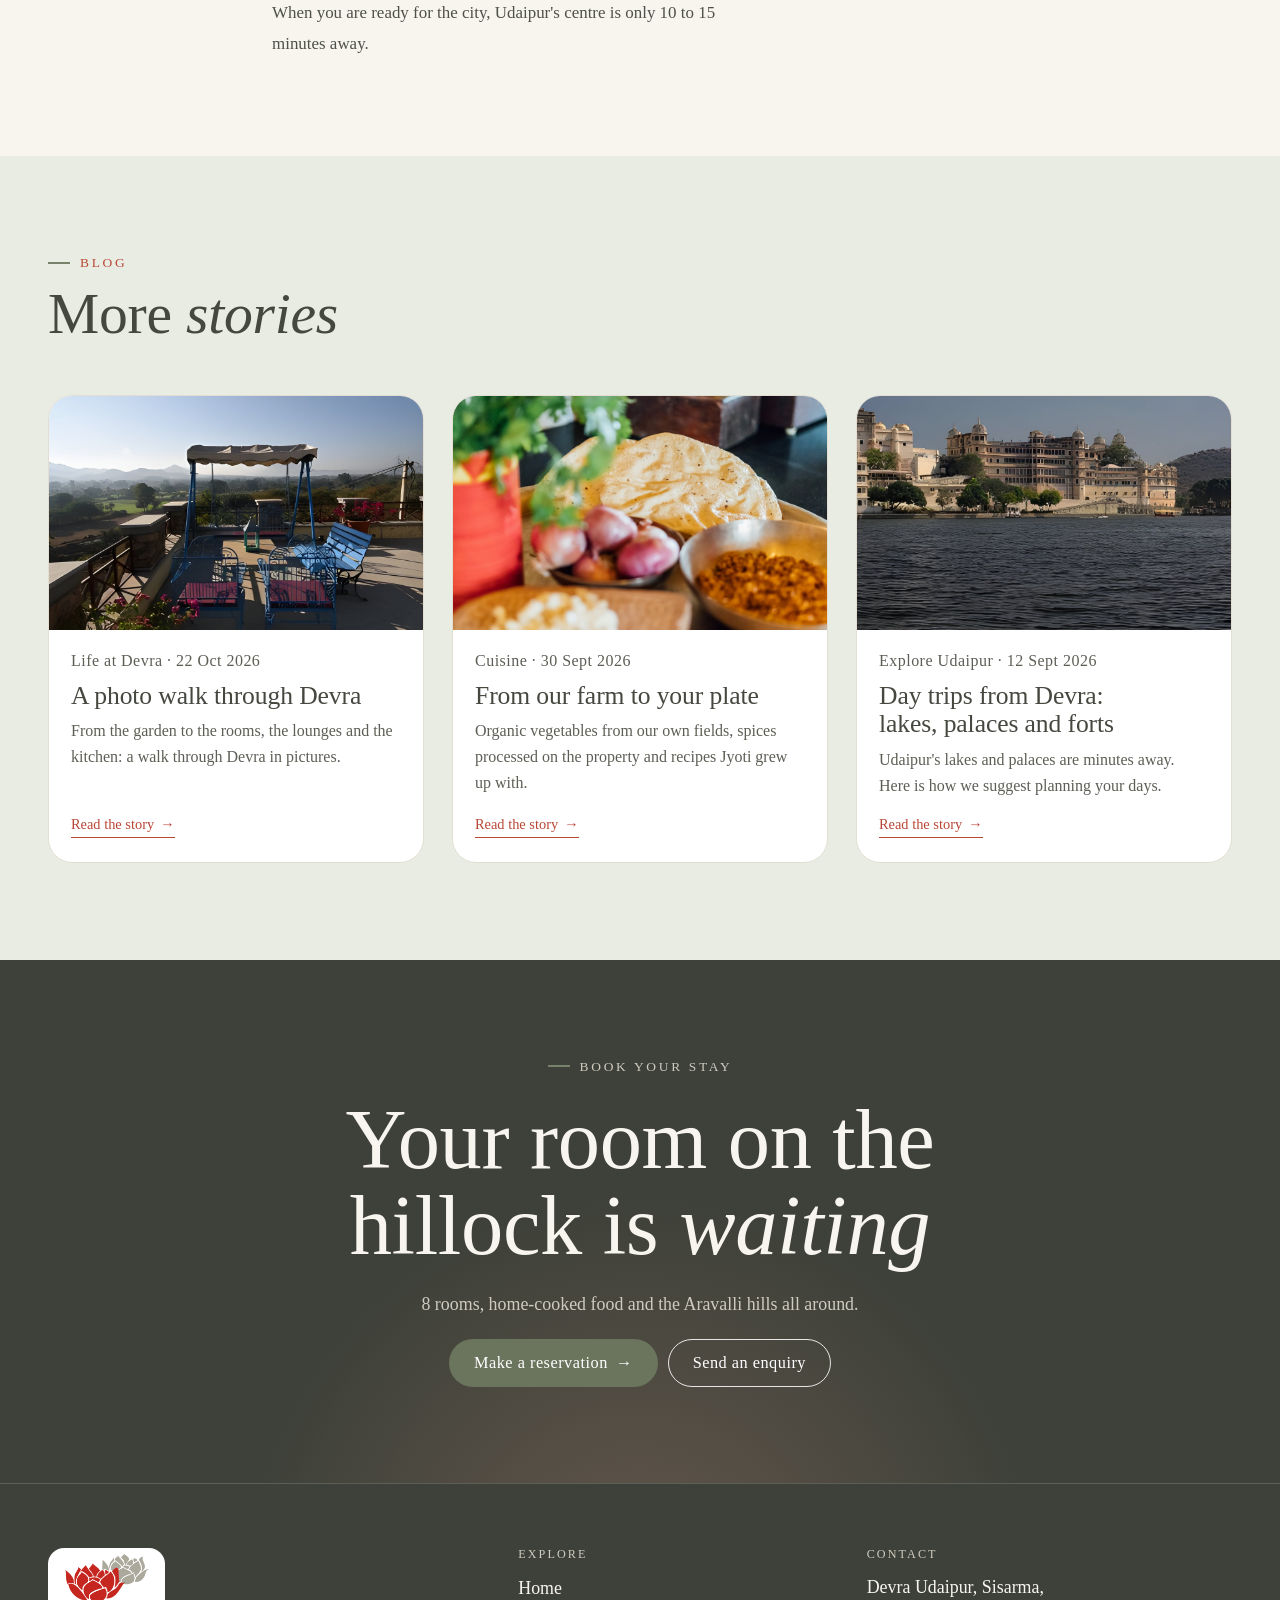
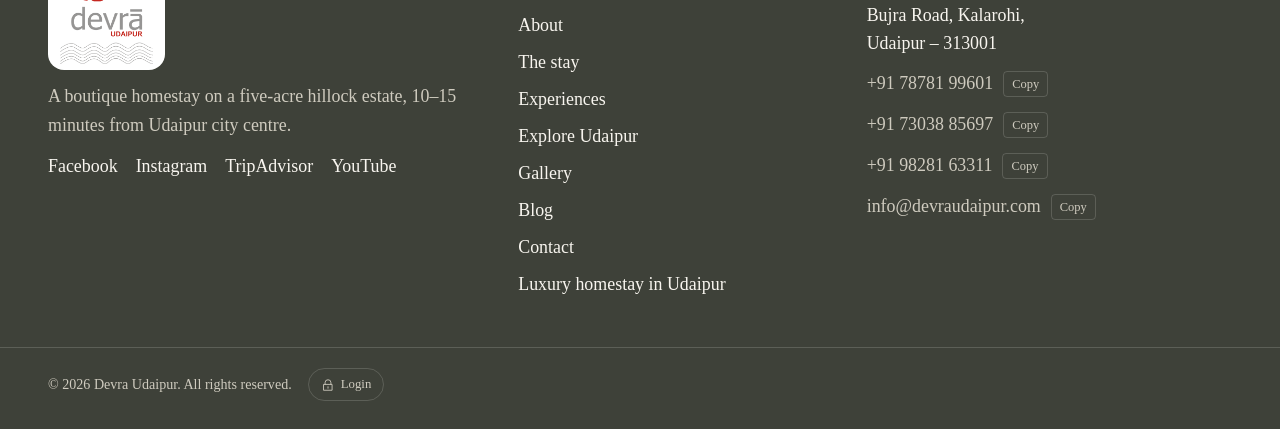
<file: blog-a-slow-morning-at-devra.html>
<!doctype html>
<html lang="en-IN">
<head>
<meta charset="utf-8">
<meta name="viewport" content="width=device-width,initial-scale=1,viewport-fit=cover">
<title>A slow morning at Devra | Devra Udaipur Blog</title>
<meta name="description" content="Birdsong, warm light and a walk through the farms: how a typical day begins on the hillock.">
<link rel="canonical" href="https://devraudaipur.in/blog-a-slow-morning-at-devra.html">
<meta name="robots" content="index,follow,max-image-preview:large">
<meta name="geo.region" content="IN-RJ">
<meta name="geo.placename" content="Udaipur, Rajasthan, India">
<meta property="og:type" content="article">
<meta property="og:site_name" content="Devra Udaipur">
<meta property="og:title" content="A slow morning at Devra | Devra Udaipur Blog">
<meta property="og:description" content="Birdsong, warm light and a walk through the farms: how a typical day begins on the hillock.">
<meta property="og:url" content="https://devraudaipur.in/blog-a-slow-morning-at-devra.html">
<meta property="og:image" content="https://devraudaipur.in/images/m-terrace-view.jpg">
<meta property="og:locale" content="en_IN">
<meta name="twitter:card" content="summary_large_image">
<meta name="twitter:title" content="A slow morning at Devra | Devra Udaipur Blog">
<meta name="twitter:description" content="Birdsong, warm light and a walk through the farms: how a typical day begins on the hillock.">
<meta name="twitter:image" content="https://devraudaipur.in/images/m-terrace-view.jpg">
<meta name="theme-color" content="#F8F5EF">
<link rel="icon" type="image/png" href="images/m-logo.png">
<link rel="apple-touch-icon" href="images/m-logo.png">
<link rel="preconnect" href="https://fonts.googleapis.com">
<link rel="preconnect" href="https://fonts.gstatic.com" crossorigin>
<link rel="stylesheet" href="https://fonts.googleapis.com/css2?family=Caveat:wght@400;500;600&family=Rozha+One&family=Tinos:ital,wght@0,400;0,700;1,400;1,700&display=swap">
<style>:root{color-scheme:light;padding-top:env(safe-area-inset-top,0px);padding-bottom:env(safe-area-inset-bottom,0px)}body{margin:0;font:14px/1.4 system-ui,sans-serif}img{max-width:100%}[hidden]{display:none!important}</style>
<link rel="stylesheet" href="site.css">
<script type="application/ld+json">{"@context": "https://schema.org", "@type": "BlogPosting", "headline": "A slow morning at Devra", "description": "Birdsong, warm light and a walk through the farms: how a typical day begins on the hillock.", "datePublished": "2026-10-14", "author": {"@type": "Organization", "name": "Team Devra"}, "publisher": {"@id": "https://devraudaipur.in/#devra", "@type": "Organization", "name": "Devra Udaipur", "logo": {"@type": "ImageObject", "url": "https://devraudaipur.in/images/m-logo.png"}}, "image": "https://devraudaipur.in/images/m-terrace-view.jpg", "mainEntityOfPage": "https://devraudaipur.in/blog-a-slow-morning-at-devra.html"}</script>
<script type="application/ld+json">{"@context": "https://schema.org", "@type": "BreadcrumbList", "itemListElement": [{"@type": "ListItem", "position": 1, "name": "Home", "item": "https://devraudaipur.in/"}, {"@type": "ListItem", "position": 2, "name": "Blog", "item": "https://devraudaipur.in/journal.html"}]}</script>
</head>
<body>
<div class="curtain" id="curtain" aria-hidden="true"><div class="curtain-mark">Devra<small>Udaipur</small><span class="curtain-line"></span></div></div>
<div id="app" data-page="post" data-slug="a-slow-morning-at-devra"><header class="site-head" id="site-head"><div class="wrap head-row"><a class="brand" href="./" aria-label="Devra Udaipur home"><span class="logo-plate"><img class="brand-logo" src="images/m-logo.png" alt="Devra Udaipur"></span></a><nav id="site-nav" class="site-nav" aria-label="Main"><a href="about.html">About</a><a href="the-stay.html">The stay</a><a href="experiences.html">Experiences</a><a href="explore-udaipur.html">Explore Udaipur</a><a href="gallery.html">Gallery</a><a href="journal.html" aria-current="page">Blog</a><a href="contact.html">Contact</a></nav><div class="head-actions"><a class="btn btn--primary btn--sm" href="https://www.secure-booking-engine.com/accounts/mJa2mGM072QL6Jv1PQn_Fw/properties/YCL864hEwW2Z-uip7zTu2Q/booking-engine/web/source/4wsctBw6Oq6j-g9XuxeRzQ/" target="_blank" rel="noopener">Reserve now</a><a class="ig-link" href="https://www.instagram.com/devraudaipur/" target="_blank" rel="noopener" aria-label="Devra Udaipur on Instagram"><svg viewBox="0 0 24 24" fill="none" stroke="currentColor" stroke-width="1.5" stroke-linecap="round" stroke-linejoin="round" aria-hidden="true"><path d="M7 2.5h10A4.5 4.5 0 0 1 21.5 7v10a4.5 4.5 0 0 1-4.5 4.5H7A4.5 4.5 0 0 1 2.5 17V7A4.5 4.5 0 0 1 7 2.5ZM15.8 12a3.8 3.8 0 1 1-7.6 0 3.8 3.8 0 0 1 7.6 0ZM17.4 6.6h.01"></path></svg></a><button class="menu-btn" type="button" data-act="menu" aria-expanded="false" aria-controls="site-nav">Menu</button></div></div></header><main id="main"><section class="band band--tight post-top"><div class="wrap"><article class="post"><a class="text-link back" href="journal.html">← All stories</a><header class="post-head"><p class="meta">Life at Devra · <time datetime="2026-10-14">14 Oct 2026</time> · 1 min read</p><h1>A slow morning at Devra</h1><p class="lead muted">Birdsong, warm light and a walk through the farms: how a typical day begins on the hillock.</p><p class="byline">By Team Devra</p></header><div class="post-cover"><span class="pic"><img src="images/m-terrace-view.jpg" alt="View from the terrace" decoding="async"></span></div><div class="post-body prose"><p>A typical day at Devra starts with chirping birds and mellow, warm sunlight knocking at your door. Take your morning tea or coffee outside, where the fresh air comes straight off the fields and the Aravalli hills sit on the horizon.</p><h2>Walk the farms with your hosts</h2><p>Major Durga Das and Jyoti Jasol love to join guests on their morning walks through the farms. If you are travelling with a pet, it will find company with the pets of Devra while you watch them play in the open land.</p><h2>Birds, yoga and quiet corners</h2><p>Major is a keen bird watcher and will gladly take you out for a birdwatching session. Prefer something slower? Yoga and meditation on the terrace are a favourite with guests, and there are plenty of nooks to read, paint or simply sit.</p><blockquote>Devra translates to <em>a tribal temple where God resides</em>.</blockquote><p>When you are ready for the city, Udaipur's centre is only 10 to 15 minutes away.</p></div></article></div></section><section class="band band--soft"><div class="wrap"><div class="sec-head" data-reveal=""><div><p class="eyebrow">Blog</p><h2>More <em class="ital">stories</em></h2></div></div><div class="posts stagger"><article class="post-card card"><a class="post-card-link" href="blog-a-photo-walk-through-devra.html"><span class="pic"><img src="images/m-terrace4.jpg" alt="Terrace seating with a view" loading="lazy" decoding="async"></span><div class="card-body"><p class="meta">Life at Devra · <time datetime="2026-10-22">22 Oct 2026</time></p><h3>A photo walk through Devra</h3><p>From the garden to the rooms, the lounges and the kitchen: a walk through Devra in pictures.</p><span class="text-link">Read the story <span class="arrow">→</span></span></div></a></article><article class="post-card card"><a class="post-card-link" href="blog-farm-to-plate-rajasthani-food.html"><span class="pic"><img src="images/m-food-main.jpg" alt="Home-cooked Rajasthani food" loading="lazy" decoding="async"></span><div class="card-body"><p class="meta">Cuisine · <time datetime="2026-09-30">30 Sept 2026</time></p><h3>From our farm to your plate</h3><p>Organic vegetables from our own fields, spices processed on the property and recipes Jyoti grew up with.</p><span class="text-link">Read the story <span class="arrow">→</span></span></div></a></article><article class="post-card card"><a class="post-card-link" href="blog-day-trips-from-devra.html"><span class="pic"><img src="images/m-citypalace.jpg" alt="Udaipur City Palace" loading="lazy" decoding="async"></span><div class="card-body"><p class="meta">Explore Udaipur · <time datetime="2026-09-12">12 Sept 2026</time></p><h3>Day trips from Devra: lakes, palaces and forts</h3><p>Udaipur's lakes and palaces are minutes away. Here is how we suggest planning your days.</p><span class="text-link">Read the story <span class="arrow">→</span></span></div></a></article></div></div></section><section class="band band--ink book-band"><span class="sun-glow" aria-hidden="true"></span><div class="wrap" data-reveal=""><p class="eyebrow">Book your stay</p><h2>Your room on the hillock is <em class="ital">waiting</em></h2><p>8 rooms, home-cooked food and the Aravalli hills all around.</p><div class="btn-row"><a class="btn btn--haldi" href="https://www.secure-booking-engine.com/accounts/mJa2mGM072QL6Jv1PQn_Fw/properties/YCL864hEwW2Z-uip7zTu2Q/booking-engine/web/source/4wsctBw6Oq6j-g9XuxeRzQ/" target="_blank" rel="noopener">Make a reservation <span class="arrow">→</span></a><a class="btn btn--light" href="contact.html">Send an enquiry</a></div></div></section></main><footer class="site-foot"><div class="wrap foot-grid"><div><span class="logo-plate logo-plate--foot"><img class="foot-logo" src="images/m-logo.png" alt="Devra Udaipur" loading="lazy"></span><p>A boutique homestay on a five-acre hillock estate, 10–15 minutes from Udaipur city centre.</p><ul class="socials"><li><a href="https://www.facebook.com/DevraUdaipurRajasthan/" target="_blank" rel="noopener">Facebook</a></li><li><a href="https://www.instagram.com/devraudaipur/" target="_blank" rel="noopener">Instagram</a></li><li><a href="https://www.tripadvisor.in/Hotel_Review-g297672-d622398-Reviews-Devra_Udaipur-Udaipur_Udaipur_District_Rajasthan.html" target="_blank" rel="noopener">TripAdvisor</a></li><li><a href="https://www.youtube.com/channel/UCvgLNHc2MwSQ90xaG2vx3SA" target="_blank" rel="noopener">YouTube</a></li></ul></div><div><h3>Explore</h3><ul><li><a href="./">Home</a></li><li><a href="about.html">About</a></li><li><a href="the-stay.html">The stay</a></li><li><a href="experiences.html">Experiences</a></li><li><a href="explore-udaipur.html">Explore Udaipur</a></li><li><a href="gallery.html">Gallery</a></li><li><a href="journal.html">Blog</a></li><li><a href="contact.html">Contact</a></li><li><a href="luxury-homestay-udaipur.html">Luxury homestay in Udaipur</a></li></ul></div><div><h3>Contact</h3><address>Devra Udaipur, Sisarma,<br>Bujra Road, Kalarohi,<br>Udaipur – 313001</address><p class="copy-row"><span class="copy-val">+91 78781 99601</span><button type="button" class="copy-btn" data-act="copy" data-copy="+91 78781 99601">Copy</button></p><p class="copy-row"><span class="copy-val">+91 73038 85697</span><button type="button" class="copy-btn" data-act="copy" data-copy="+91 73038 85697">Copy</button></p><p class="copy-row"><span class="copy-val">+91 98281 63311</span><button type="button" class="copy-btn" data-act="copy" data-copy="+91 98281 63311">Copy</button></p><p class="copy-row"><span class="copy-val">info@devraudaipur.com</span><button type="button" class="copy-btn" data-act="copy" data-copy="info@devraudaipur.com">Copy</button></p></div></div><div class="wrap foot-base"><span>© 2026 Devra Udaipur. All rights reserved.</span><a class="login-btn" href="https://claude.ai/artifact/82bbqpzBLtivKbArcMnhde#admin" target="_blank" rel="noopener" aria-label="Admin login"><svg viewBox="0 0 24 24" fill="none" stroke="currentColor" stroke-width="1.5" stroke-linecap="round" stroke-linejoin="round" aria-hidden="true"><path d="M7 11V8a5 5 0 0 1 10 0v3M5 11h14v10H5zM12 15v2.5"></path></svg><span>Login</span></a></div></footer><a class="float-cta" href="contact.html"><span class="pulse" aria-hidden="true"></span>Enquire</a></div>
<noscript><p style="padding:24px">Please enable JavaScript to see the full site.</p></noscript>
<script src="site.js"></script>
</body>
</html>
</file>
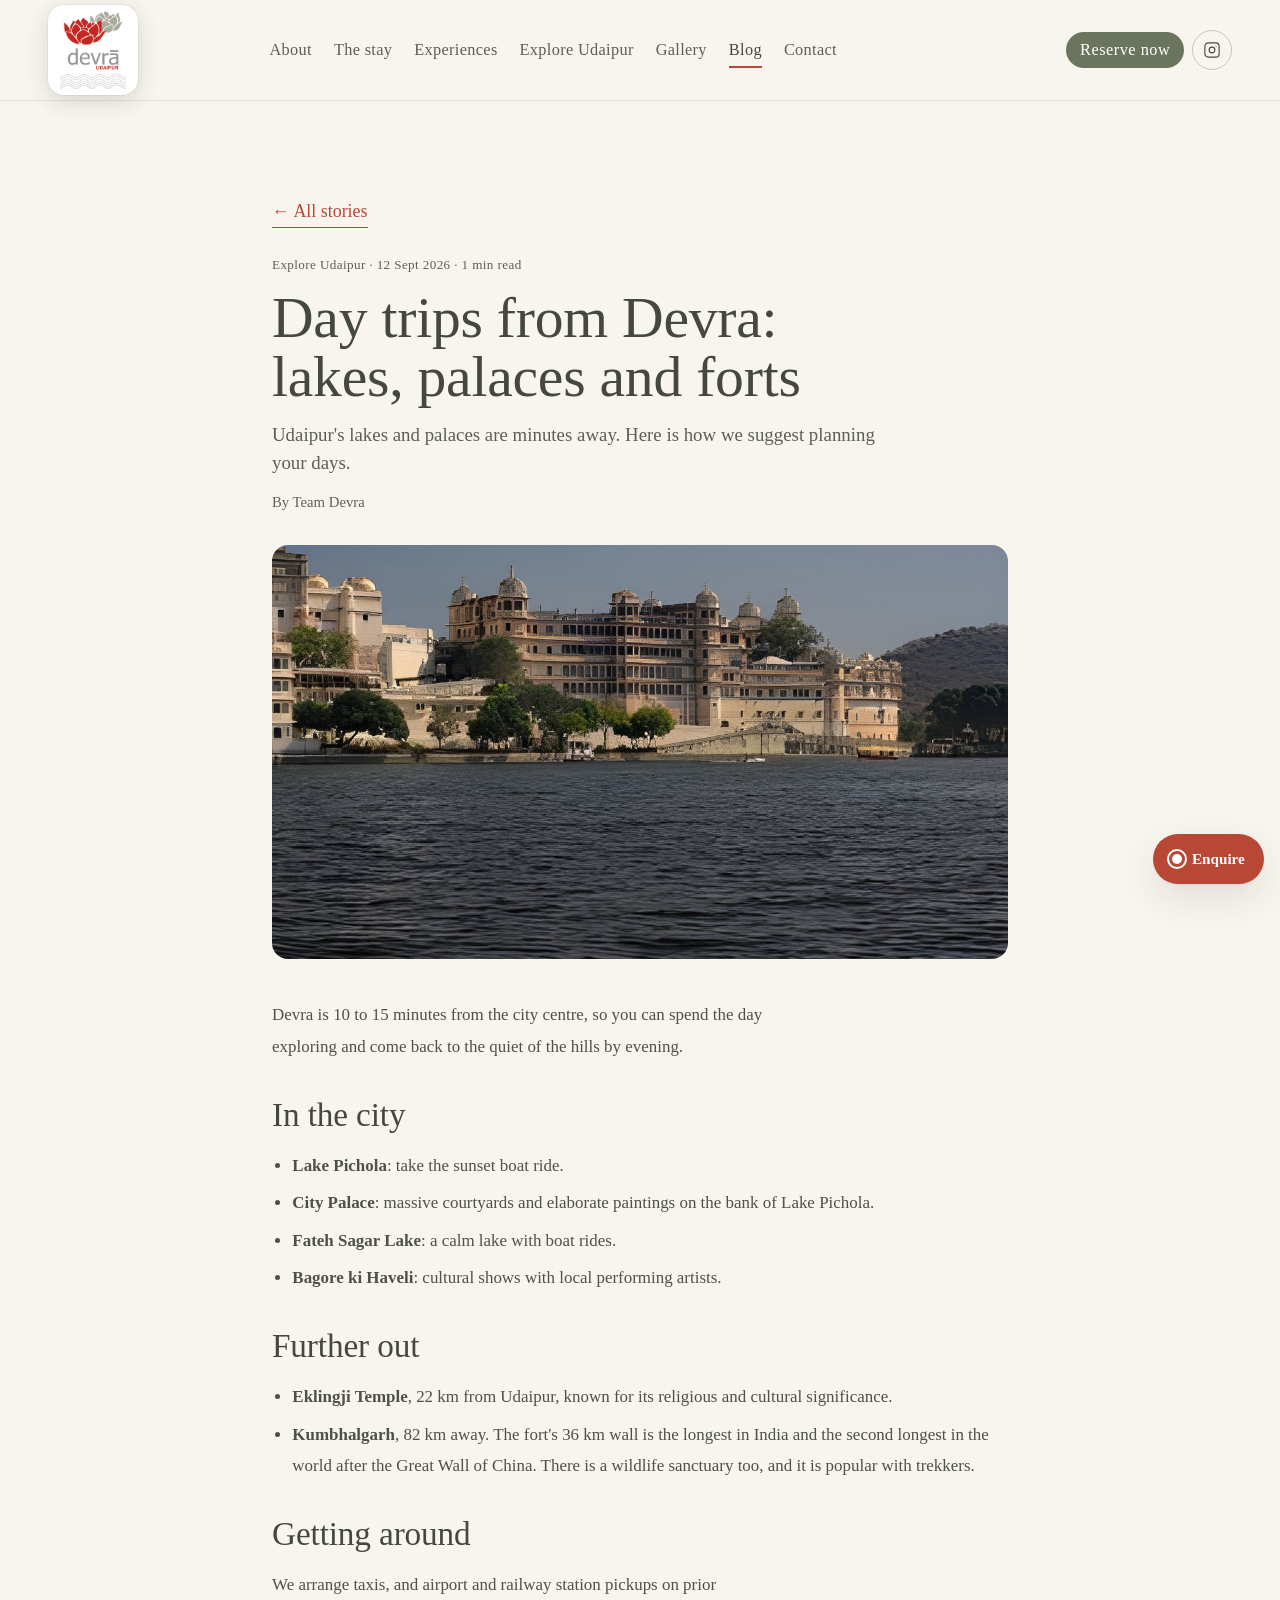
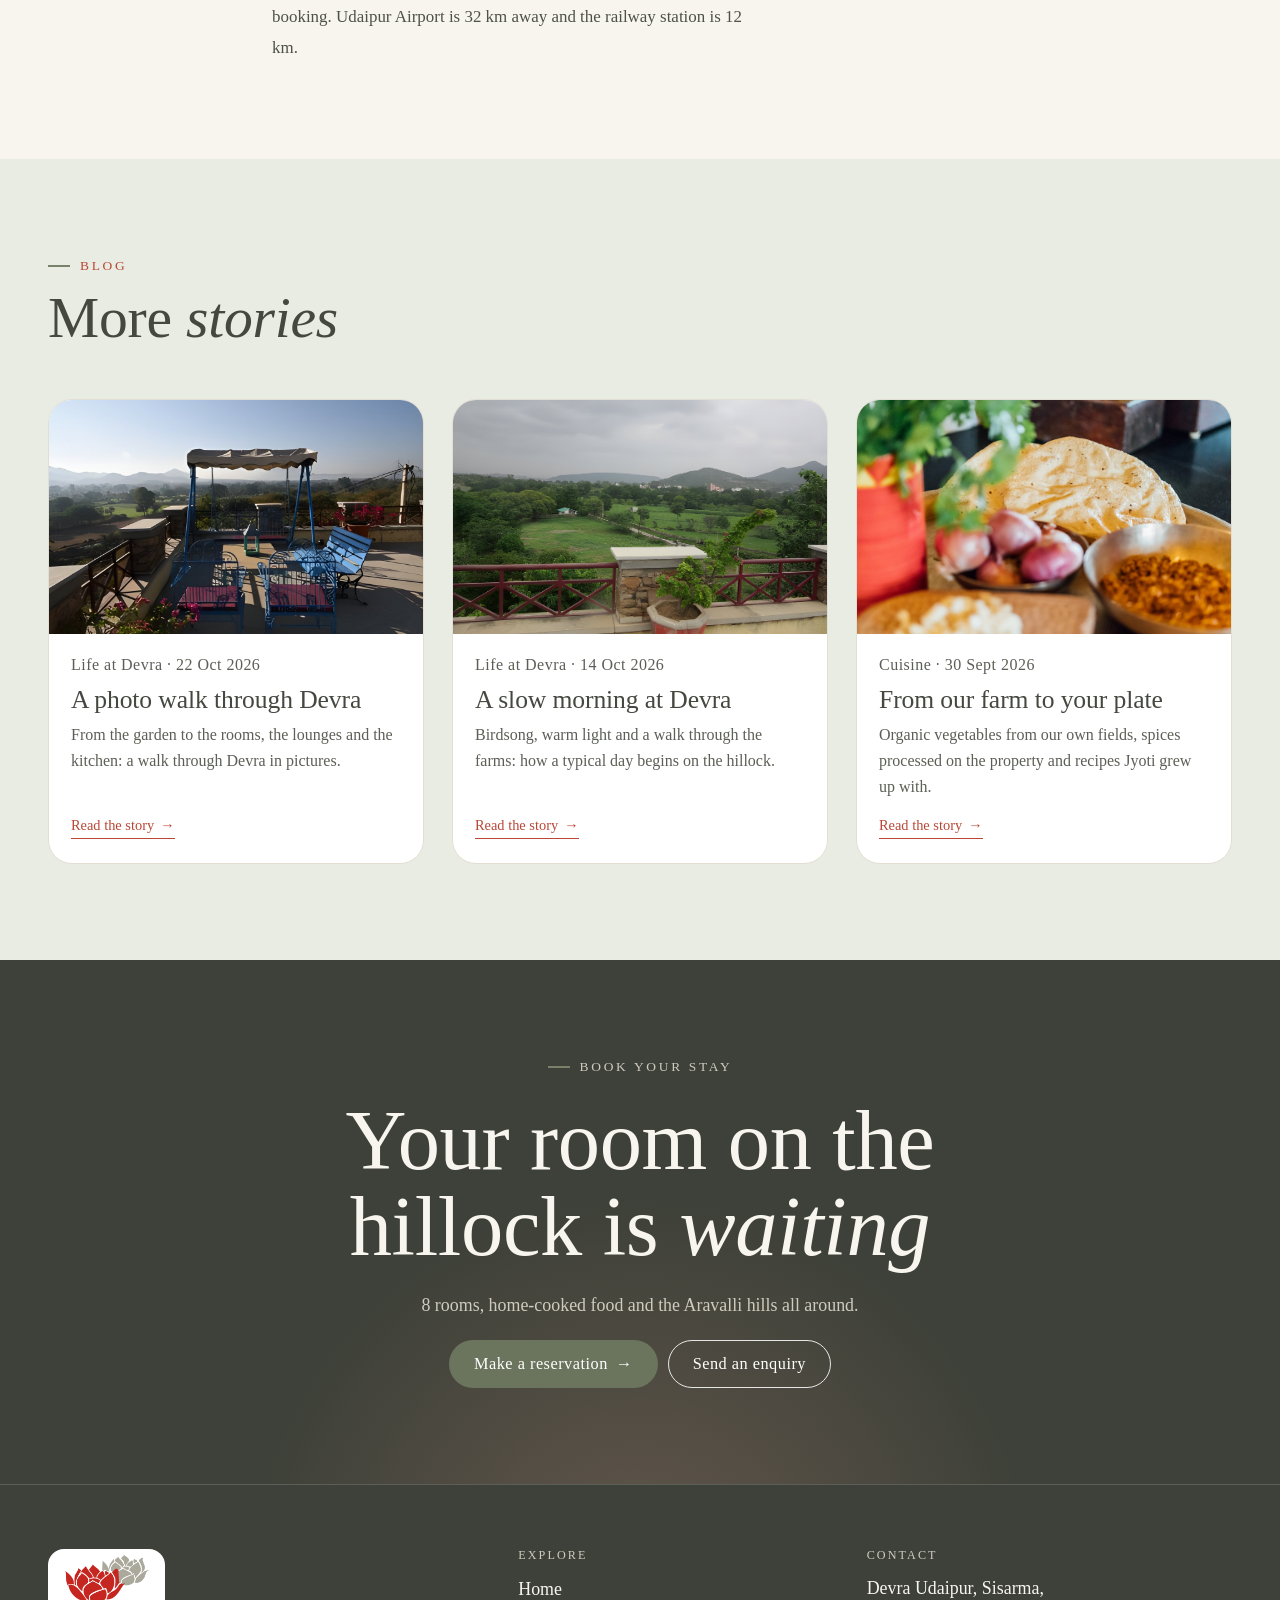
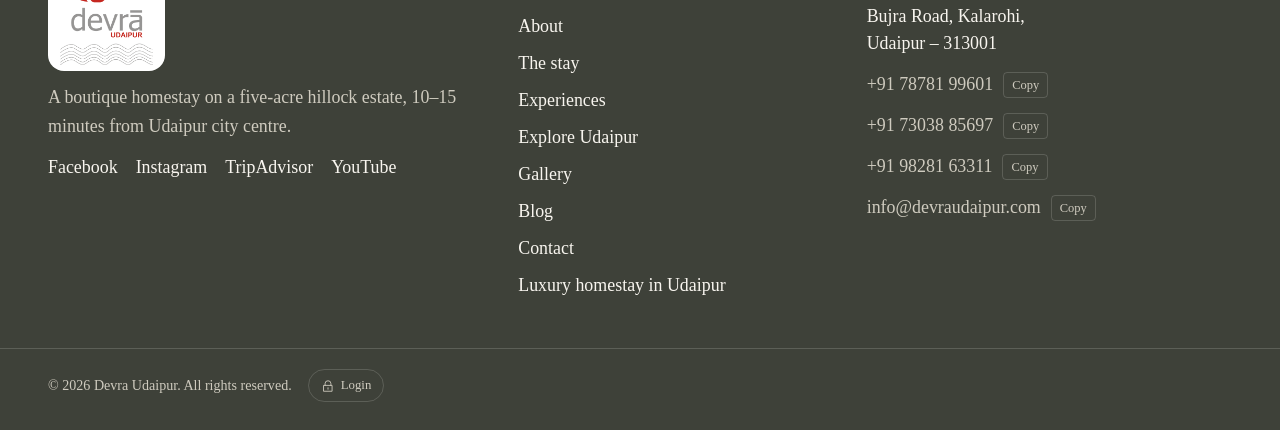
<file: blog-day-trips-from-devra.html>
<!doctype html>
<html lang="en-IN">
<head>
<meta charset="utf-8">
<meta name="viewport" content="width=device-width,initial-scale=1,viewport-fit=cover">
<title>Day trips from Devra: lakes, palaces and forts | Devra Udaipur Blog</title>
<meta name="description" content="Udaipur&#x27;s lakes and palaces are minutes away. Here is how we suggest planning your days.">
<link rel="canonical" href="https://devraudaipur.in/blog-day-trips-from-devra.html">
<meta name="robots" content="index,follow,max-image-preview:large">
<meta name="geo.region" content="IN-RJ">
<meta name="geo.placename" content="Udaipur, Rajasthan, India">
<meta property="og:type" content="article">
<meta property="og:site_name" content="Devra Udaipur">
<meta property="og:title" content="Day trips from Devra: lakes, palaces and forts | Devra Udaipur Blog">
<meta property="og:description" content="Udaipur&#x27;s lakes and palaces are minutes away. Here is how we suggest planning your days.">
<meta property="og:url" content="https://devraudaipur.in/blog-day-trips-from-devra.html">
<meta property="og:image" content="https://devraudaipur.in/images/m-citypalace.jpg">
<meta property="og:locale" content="en_IN">
<meta name="twitter:card" content="summary_large_image">
<meta name="twitter:title" content="Day trips from Devra: lakes, palaces and forts | Devra Udaipur Blog">
<meta name="twitter:description" content="Udaipur&#x27;s lakes and palaces are minutes away. Here is how we suggest planning your days.">
<meta name="twitter:image" content="https://devraudaipur.in/images/m-citypalace.jpg">
<meta name="theme-color" content="#F8F5EF">
<link rel="icon" type="image/png" href="images/m-logo.png">
<link rel="apple-touch-icon" href="images/m-logo.png">
<link rel="preconnect" href="https://fonts.googleapis.com">
<link rel="preconnect" href="https://fonts.gstatic.com" crossorigin>
<link rel="stylesheet" href="https://fonts.googleapis.com/css2?family=Caveat:wght@400;500;600&family=Rozha+One&family=Tinos:ital,wght@0,400;0,700;1,400;1,700&display=swap">
<style>:root{color-scheme:light;padding-top:env(safe-area-inset-top,0px);padding-bottom:env(safe-area-inset-bottom,0px)}body{margin:0;font:14px/1.4 system-ui,sans-serif}img{max-width:100%}[hidden]{display:none!important}</style>
<link rel="stylesheet" href="site.css">
<script type="application/ld+json">{"@context": "https://schema.org", "@type": "BlogPosting", "headline": "Day trips from Devra: lakes, palaces and forts", "description": "Udaipur's lakes and palaces are minutes away. Here is how we suggest planning your days.", "datePublished": "2026-09-12", "author": {"@type": "Organization", "name": "Team Devra"}, "publisher": {"@id": "https://devraudaipur.in/#devra", "@type": "Organization", "name": "Devra Udaipur", "logo": {"@type": "ImageObject", "url": "https://devraudaipur.in/images/m-logo.png"}}, "image": "https://devraudaipur.in/images/m-citypalace.jpg", "mainEntityOfPage": "https://devraudaipur.in/blog-day-trips-from-devra.html"}</script>
<script type="application/ld+json">{"@context": "https://schema.org", "@type": "BreadcrumbList", "itemListElement": [{"@type": "ListItem", "position": 1, "name": "Home", "item": "https://devraudaipur.in/"}, {"@type": "ListItem", "position": 2, "name": "Blog", "item": "https://devraudaipur.in/journal.html"}]}</script>
</head>
<body>
<div class="curtain" id="curtain" aria-hidden="true"><div class="curtain-mark">Devra<small>Udaipur</small><span class="curtain-line"></span></div></div>
<div id="app" data-page="post" data-slug="day-trips-from-devra"><header class="site-head" id="site-head"><div class="wrap head-row"><a class="brand" href="./" aria-label="Devra Udaipur home"><span class="logo-plate"><img class="brand-logo" src="images/m-logo.png" alt="Devra Udaipur"></span></a><nav id="site-nav" class="site-nav" aria-label="Main"><a href="about.html">About</a><a href="the-stay.html">The stay</a><a href="experiences.html">Experiences</a><a href="explore-udaipur.html">Explore Udaipur</a><a href="gallery.html">Gallery</a><a href="journal.html" aria-current="page">Blog</a><a href="contact.html">Contact</a></nav><div class="head-actions"><a class="btn btn--primary btn--sm" href="https://www.secure-booking-engine.com/accounts/mJa2mGM072QL6Jv1PQn_Fw/properties/YCL864hEwW2Z-uip7zTu2Q/booking-engine/web/source/4wsctBw6Oq6j-g9XuxeRzQ/" target="_blank" rel="noopener">Reserve now</a><a class="ig-link" href="https://www.instagram.com/devraudaipur/" target="_blank" rel="noopener" aria-label="Devra Udaipur on Instagram"><svg viewBox="0 0 24 24" fill="none" stroke="currentColor" stroke-width="1.5" stroke-linecap="round" stroke-linejoin="round" aria-hidden="true"><path d="M7 2.5h10A4.5 4.5 0 0 1 21.5 7v10a4.5 4.5 0 0 1-4.5 4.5H7A4.5 4.5 0 0 1 2.5 17V7A4.5 4.5 0 0 1 7 2.5ZM15.8 12a3.8 3.8 0 1 1-7.6 0 3.8 3.8 0 0 1 7.6 0ZM17.4 6.6h.01"></path></svg></a><button class="menu-btn" type="button" data-act="menu" aria-expanded="false" aria-controls="site-nav">Menu</button></div></div></header><main id="main"><section class="band band--tight post-top"><div class="wrap"><article class="post"><a class="text-link back" href="journal.html">← All stories</a><header class="post-head"><p class="meta">Explore Udaipur · <time datetime="2026-09-12">12 Sept 2026</time> · 1 min read</p><h1>Day trips from Devra: lakes, palaces and forts</h1><p class="lead muted">Udaipur's lakes and palaces are minutes away. Here is how we suggest planning your days.</p><p class="byline">By Team Devra</p></header><div class="post-cover"><span class="pic"><img src="images/m-citypalace.jpg" alt="Udaipur City Palace" decoding="async"></span></div><div class="post-body prose"><p>Devra is 10 to 15 minutes from the city centre, so you can spend the day exploring and come back to the quiet of the hills by evening.</p><h2>In the city</h2><ul><li><strong>Lake Pichola</strong>: take the sunset boat ride.</li><li><strong>City Palace</strong>: massive courtyards and elaborate paintings on the bank of Lake Pichola.</li><li><strong>Fateh Sagar Lake</strong>: a calm lake with boat rides.</li><li><strong>Bagore ki Haveli</strong>: cultural shows with local performing artists.</li></ul><h2>Further out</h2><ul><li><strong>Eklingji Temple</strong>, 22 km from Udaipur, known for its religious and cultural significance.</li><li><strong>Kumbhalgarh</strong>, 82 km away. The fort's 36 km wall is the longest in India and the second longest in the world after the Great Wall of China. There is a wildlife sanctuary too, and it is popular with trekkers.</li></ul><h2>Getting around</h2><p>We arrange taxis, and airport and railway station pickups on prior booking. Udaipur Airport is 32 km away and the railway station is 12 km.</p></div></article></div></section><section class="band band--soft"><div class="wrap"><div class="sec-head" data-reveal=""><div><p class="eyebrow">Blog</p><h2>More <em class="ital">stories</em></h2></div></div><div class="posts stagger"><article class="post-card card"><a class="post-card-link" href="blog-a-photo-walk-through-devra.html"><span class="pic"><img src="images/m-terrace4.jpg" alt="Terrace seating with a view" loading="lazy" decoding="async"></span><div class="card-body"><p class="meta">Life at Devra · <time datetime="2026-10-22">22 Oct 2026</time></p><h3>A photo walk through Devra</h3><p>From the garden to the rooms, the lounges and the kitchen: a walk through Devra in pictures.</p><span class="text-link">Read the story <span class="arrow">→</span></span></div></a></article><article class="post-card card"><a class="post-card-link" href="blog-a-slow-morning-at-devra.html"><span class="pic"><img src="images/m-terrace-view.jpg" alt="View from the terrace" loading="lazy" decoding="async"></span><div class="card-body"><p class="meta">Life at Devra · <time datetime="2026-10-14">14 Oct 2026</time></p><h3>A slow morning at Devra</h3><p>Birdsong, warm light and a walk through the farms: how a typical day begins on the hillock.</p><span class="text-link">Read the story <span class="arrow">→</span></span></div></a></article><article class="post-card card"><a class="post-card-link" href="blog-farm-to-plate-rajasthani-food.html"><span class="pic"><img src="images/m-food-main.jpg" alt="Home-cooked Rajasthani food" loading="lazy" decoding="async"></span><div class="card-body"><p class="meta">Cuisine · <time datetime="2026-09-30">30 Sept 2026</time></p><h3>From our farm to your plate</h3><p>Organic vegetables from our own fields, spices processed on the property and recipes Jyoti grew up with.</p><span class="text-link">Read the story <span class="arrow">→</span></span></div></a></article></div></div></section><section class="band band--ink book-band"><span class="sun-glow" aria-hidden="true"></span><div class="wrap" data-reveal=""><p class="eyebrow">Book your stay</p><h2>Your room on the hillock is <em class="ital">waiting</em></h2><p>8 rooms, home-cooked food and the Aravalli hills all around.</p><div class="btn-row"><a class="btn btn--haldi" href="https://www.secure-booking-engine.com/accounts/mJa2mGM072QL6Jv1PQn_Fw/properties/YCL864hEwW2Z-uip7zTu2Q/booking-engine/web/source/4wsctBw6Oq6j-g9XuxeRzQ/" target="_blank" rel="noopener">Make a reservation <span class="arrow">→</span></a><a class="btn btn--light" href="contact.html">Send an enquiry</a></div></div></section></main><footer class="site-foot"><div class="wrap foot-grid"><div><span class="logo-plate logo-plate--foot"><img class="foot-logo" src="images/m-logo.png" alt="Devra Udaipur" loading="lazy"></span><p>A boutique homestay on a five-acre hillock estate, 10–15 minutes from Udaipur city centre.</p><ul class="socials"><li><a href="https://www.facebook.com/DevraUdaipurRajasthan/" target="_blank" rel="noopener">Facebook</a></li><li><a href="https://www.instagram.com/devraudaipur/" target="_blank" rel="noopener">Instagram</a></li><li><a href="https://www.tripadvisor.in/Hotel_Review-g297672-d622398-Reviews-Devra_Udaipur-Udaipur_Udaipur_District_Rajasthan.html" target="_blank" rel="noopener">TripAdvisor</a></li><li><a href="https://www.youtube.com/channel/UCvgLNHc2MwSQ90xaG2vx3SA" target="_blank" rel="noopener">YouTube</a></li></ul></div><div><h3>Explore</h3><ul><li><a href="./">Home</a></li><li><a href="about.html">About</a></li><li><a href="the-stay.html">The stay</a></li><li><a href="experiences.html">Experiences</a></li><li><a href="explore-udaipur.html">Explore Udaipur</a></li><li><a href="gallery.html">Gallery</a></li><li><a href="journal.html">Blog</a></li><li><a href="contact.html">Contact</a></li><li><a href="luxury-homestay-udaipur.html">Luxury homestay in Udaipur</a></li></ul></div><div><h3>Contact</h3><address>Devra Udaipur, Sisarma,<br>Bujra Road, Kalarohi,<br>Udaipur – 313001</address><p class="copy-row"><span class="copy-val">+91 78781 99601</span><button type="button" class="copy-btn" data-act="copy" data-copy="+91 78781 99601">Copy</button></p><p class="copy-row"><span class="copy-val">+91 73038 85697</span><button type="button" class="copy-btn" data-act="copy" data-copy="+91 73038 85697">Copy</button></p><p class="copy-row"><span class="copy-val">+91 98281 63311</span><button type="button" class="copy-btn" data-act="copy" data-copy="+91 98281 63311">Copy</button></p><p class="copy-row"><span class="copy-val">info@devraudaipur.com</span><button type="button" class="copy-btn" data-act="copy" data-copy="info@devraudaipur.com">Copy</button></p></div></div><div class="wrap foot-base"><span>© 2026 Devra Udaipur. All rights reserved.</span><a class="login-btn" href="https://claude.ai/artifact/82bbqpzBLtivKbArcMnhde#admin" target="_blank" rel="noopener" aria-label="Admin login"><svg viewBox="0 0 24 24" fill="none" stroke="currentColor" stroke-width="1.5" stroke-linecap="round" stroke-linejoin="round" aria-hidden="true"><path d="M7 11V8a5 5 0 0 1 10 0v3M5 11h14v10H5zM12 15v2.5"></path></svg><span>Login</span></a></div></footer><a class="float-cta" href="contact.html"><span class="pulse" aria-hidden="true"></span>Enquire</a></div>
<noscript><p style="padding:24px">Please enable JavaScript to see the full site.</p></noscript>
<script src="site.js"></script>
</body>
</html>
</file>
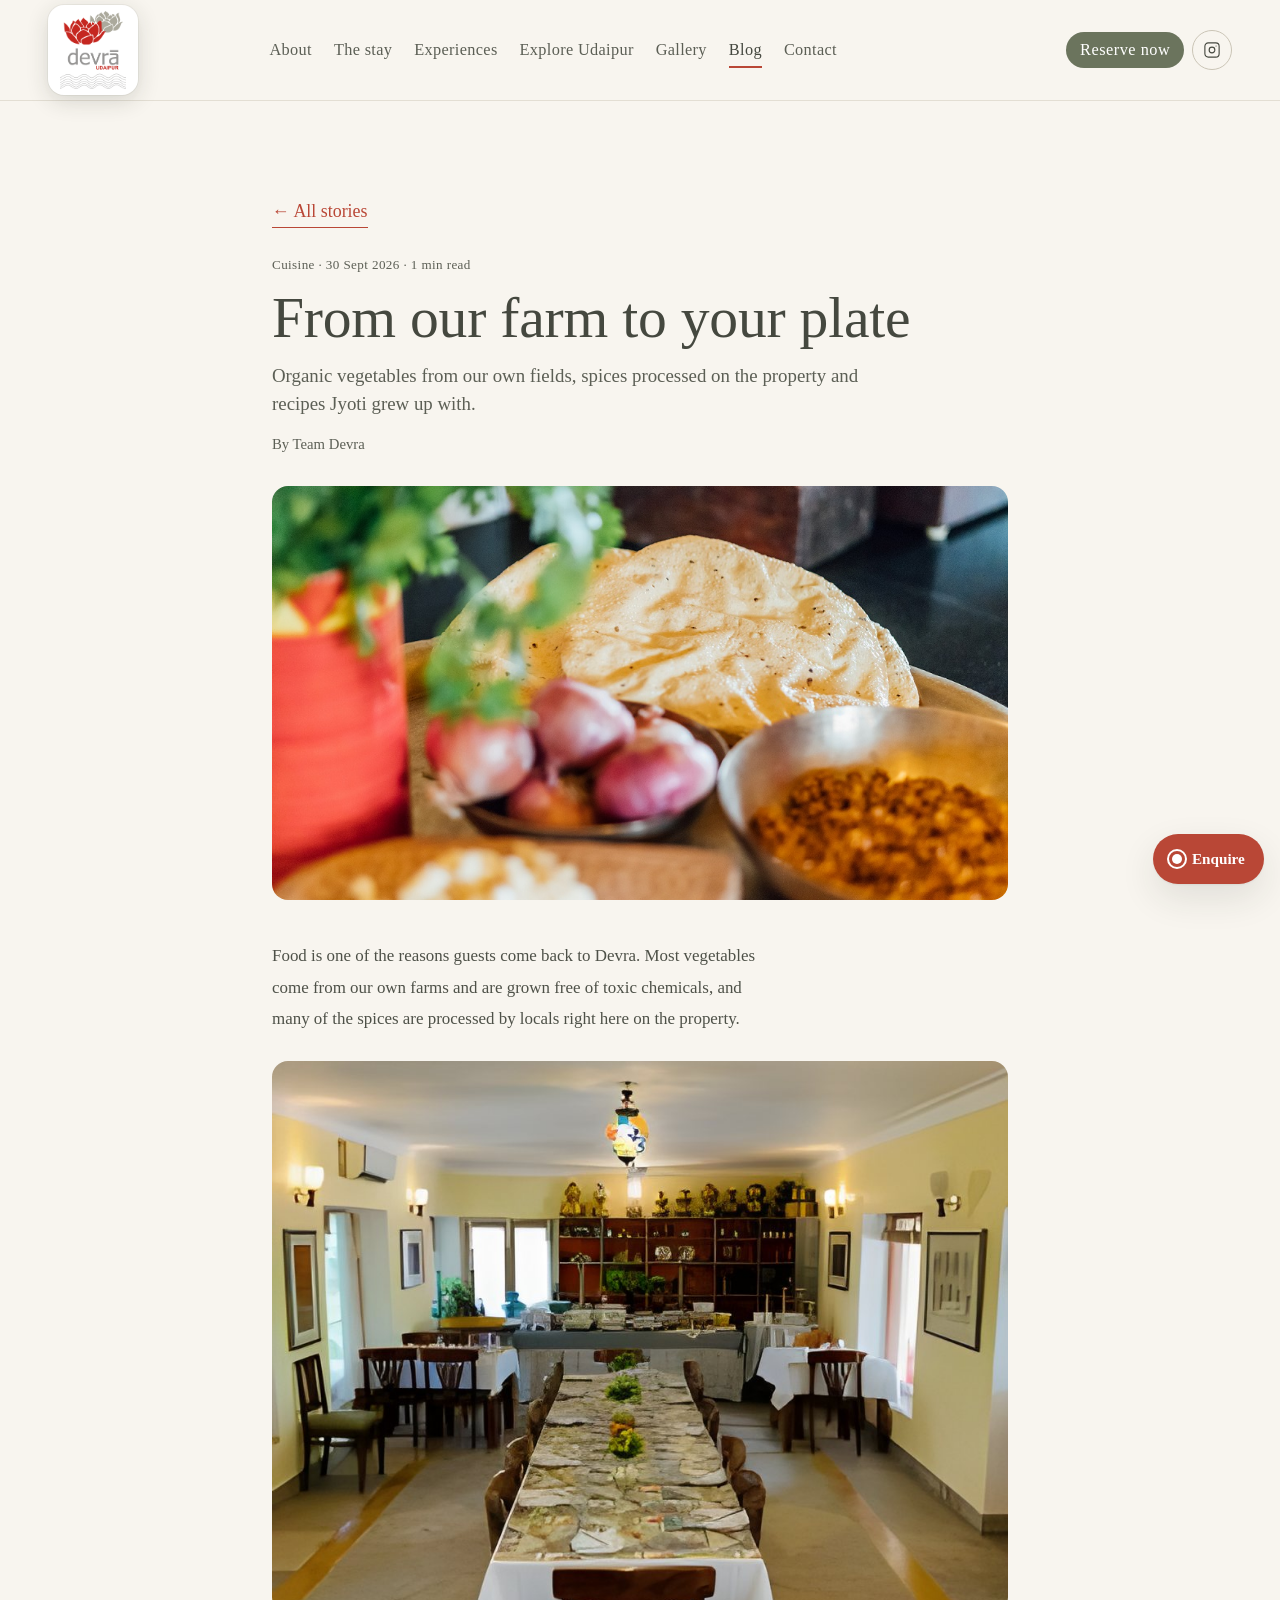
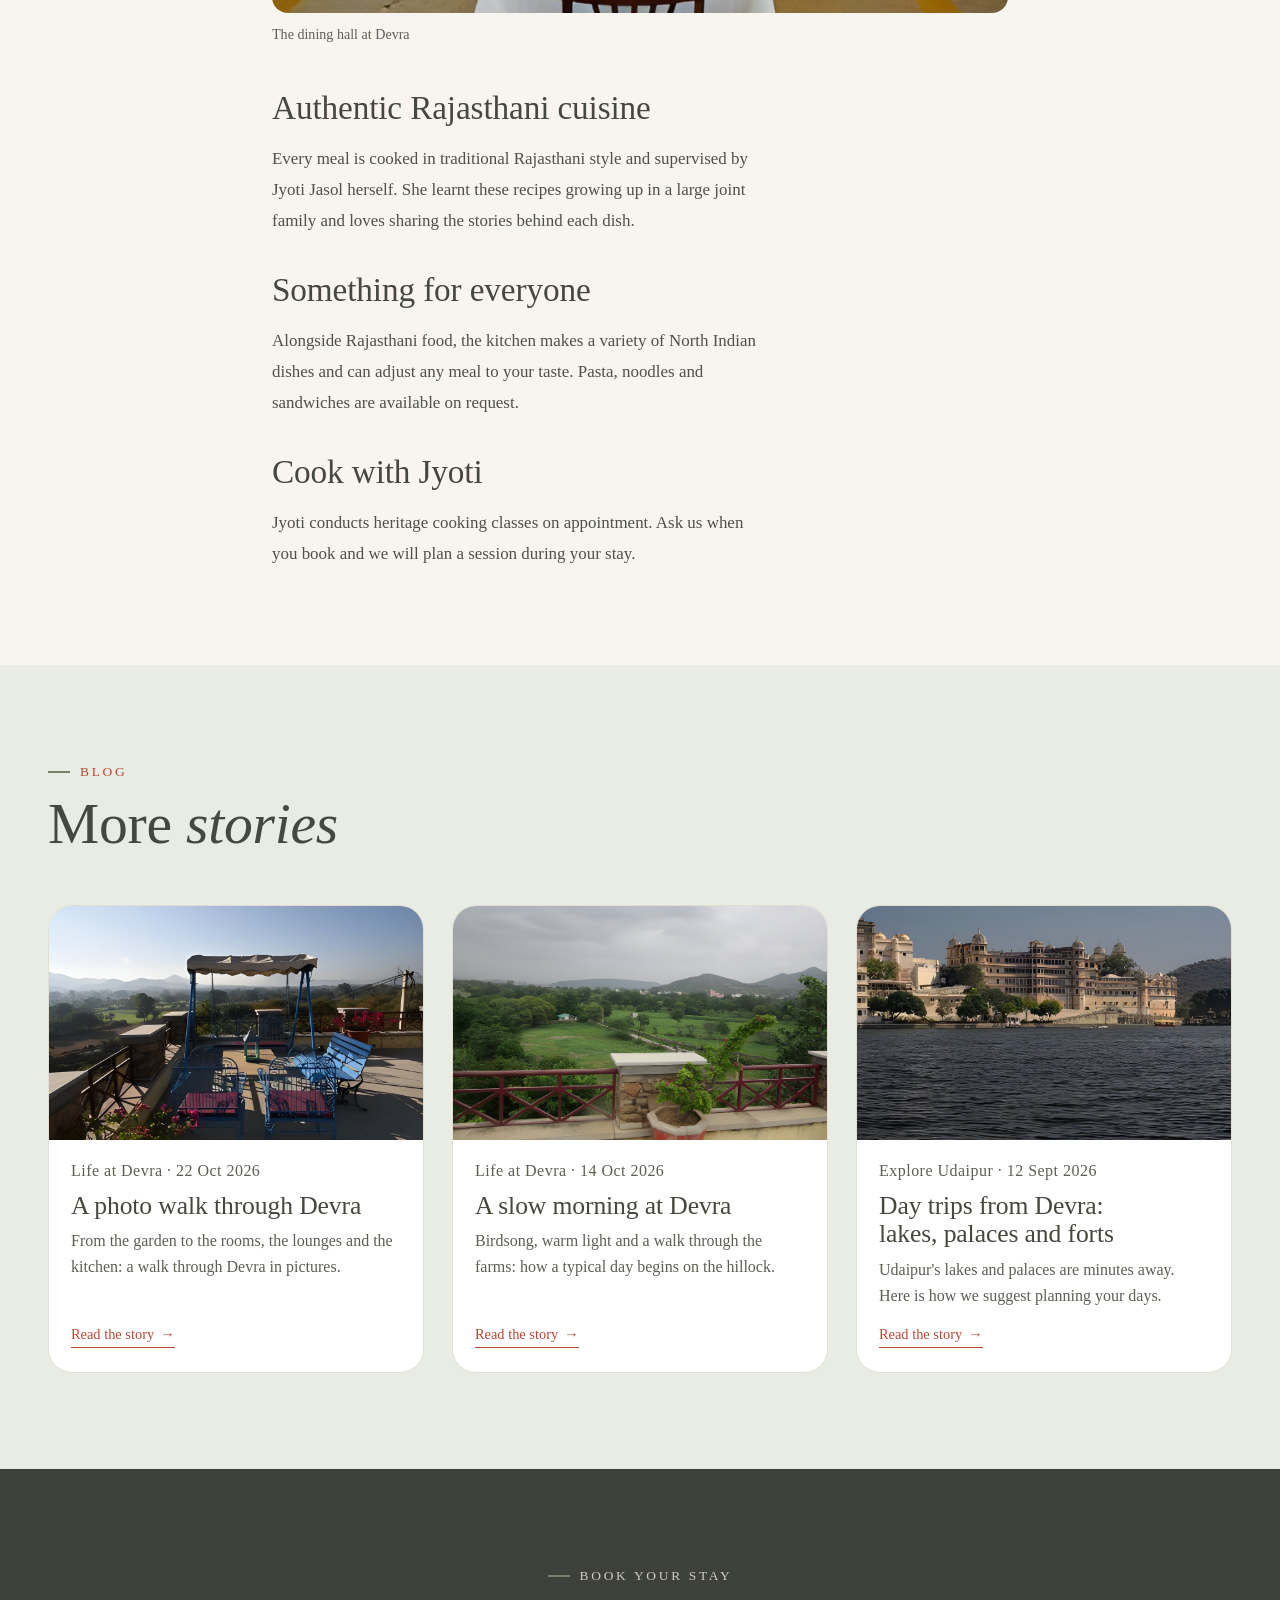
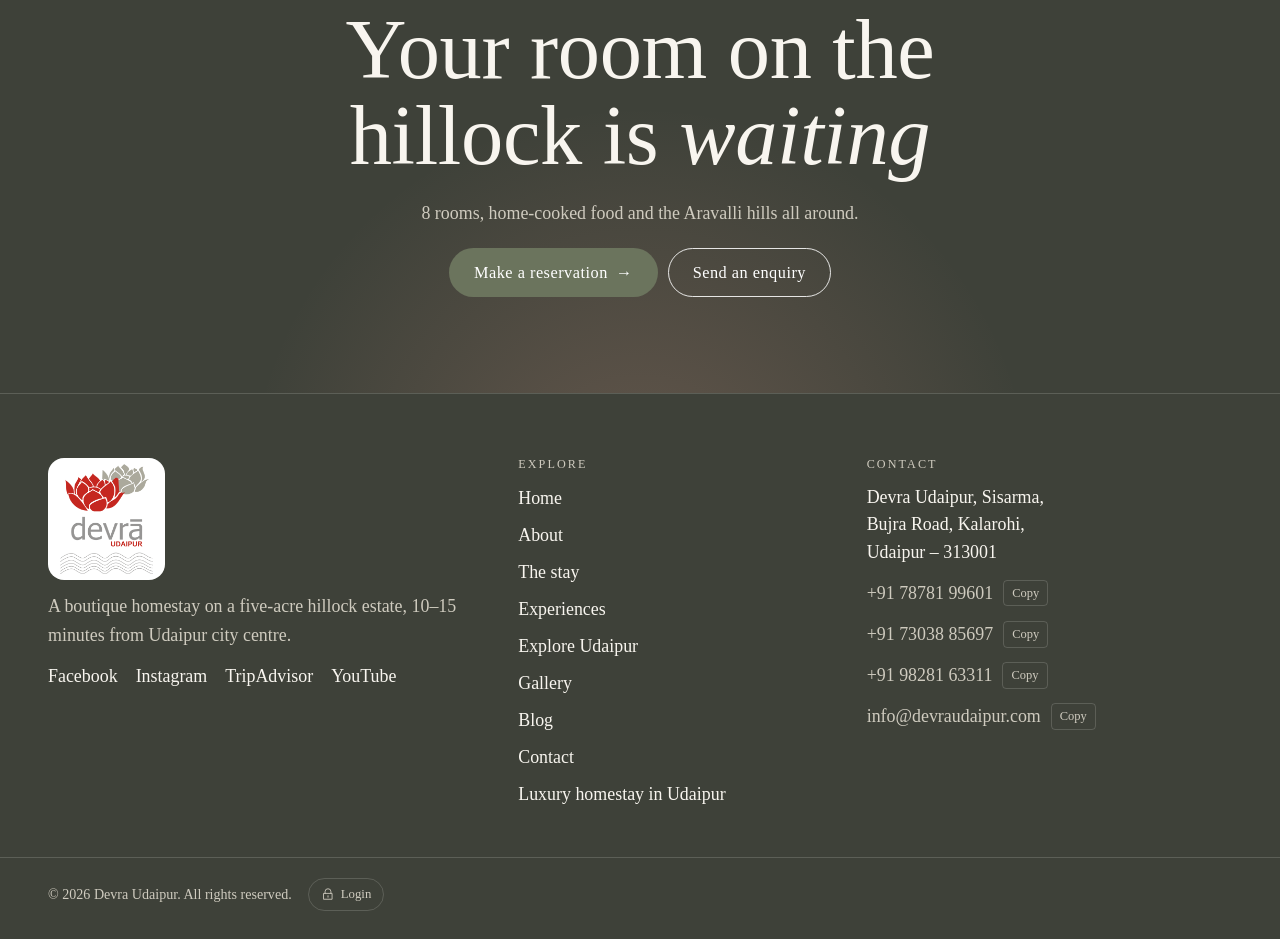
<file: blog-farm-to-plate-rajasthani-food.html>
<!doctype html>
<html lang="en-IN">
<head>
<meta charset="utf-8">
<meta name="viewport" content="width=device-width,initial-scale=1,viewport-fit=cover">
<title>From our farm to your plate | Devra Udaipur Blog</title>
<meta name="description" content="Organic vegetables from our own fields, spices processed on the property and recipes Jyoti grew up with.">
<link rel="canonical" href="https://devraudaipur.in/blog-farm-to-plate-rajasthani-food.html">
<meta name="robots" content="index,follow,max-image-preview:large">
<meta name="geo.region" content="IN-RJ">
<meta name="geo.placename" content="Udaipur, Rajasthan, India">
<meta property="og:type" content="article">
<meta property="og:site_name" content="Devra Udaipur">
<meta property="og:title" content="From our farm to your plate | Devra Udaipur Blog">
<meta property="og:description" content="Organic vegetables from our own fields, spices processed on the property and recipes Jyoti grew up with.">
<meta property="og:url" content="https://devraudaipur.in/blog-farm-to-plate-rajasthani-food.html">
<meta property="og:image" content="https://devraudaipur.in/images/m-food-main.jpg">
<meta property="og:locale" content="en_IN">
<meta name="twitter:card" content="summary_large_image">
<meta name="twitter:title" content="From our farm to your plate | Devra Udaipur Blog">
<meta name="twitter:description" content="Organic vegetables from our own fields, spices processed on the property and recipes Jyoti grew up with.">
<meta name="twitter:image" content="https://devraudaipur.in/images/m-food-main.jpg">
<meta name="theme-color" content="#F8F5EF">
<link rel="icon" type="image/png" href="images/m-logo.png">
<link rel="apple-touch-icon" href="images/m-logo.png">
<link rel="preconnect" href="https://fonts.googleapis.com">
<link rel="preconnect" href="https://fonts.gstatic.com" crossorigin>
<link rel="stylesheet" href="https://fonts.googleapis.com/css2?family=Caveat:wght@400;500;600&family=Rozha+One&family=Tinos:ital,wght@0,400;0,700;1,400;1,700&display=swap">
<style>:root{color-scheme:light;padding-top:env(safe-area-inset-top,0px);padding-bottom:env(safe-area-inset-bottom,0px)}body{margin:0;font:14px/1.4 system-ui,sans-serif}img{max-width:100%}[hidden]{display:none!important}</style>
<link rel="stylesheet" href="site.css">
<script type="application/ld+json">{"@context": "https://schema.org", "@type": "BlogPosting", "headline": "From our farm to your plate", "description": "Organic vegetables from our own fields, spices processed on the property and recipes Jyoti grew up with.", "datePublished": "2026-09-30", "author": {"@type": "Organization", "name": "Team Devra"}, "publisher": {"@id": "https://devraudaipur.in/#devra", "@type": "Organization", "name": "Devra Udaipur", "logo": {"@type": "ImageObject", "url": "https://devraudaipur.in/images/m-logo.png"}}, "image": "https://devraudaipur.in/images/m-food-main.jpg", "mainEntityOfPage": "https://devraudaipur.in/blog-farm-to-plate-rajasthani-food.html"}</script>
<script type="application/ld+json">{"@context": "https://schema.org", "@type": "BreadcrumbList", "itemListElement": [{"@type": "ListItem", "position": 1, "name": "Home", "item": "https://devraudaipur.in/"}, {"@type": "ListItem", "position": 2, "name": "Blog", "item": "https://devraudaipur.in/journal.html"}]}</script>
</head>
<body>
<div class="curtain" id="curtain" aria-hidden="true"><div class="curtain-mark">Devra<small>Udaipur</small><span class="curtain-line"></span></div></div>
<div id="app" data-page="post" data-slug="farm-to-plate-rajasthani-food"><header class="site-head" id="site-head"><div class="wrap head-row"><a class="brand" href="./" aria-label="Devra Udaipur home"><span class="logo-plate"><img class="brand-logo" src="images/m-logo.png" alt="Devra Udaipur"></span></a><nav id="site-nav" class="site-nav" aria-label="Main"><a href="about.html">About</a><a href="the-stay.html">The stay</a><a href="experiences.html">Experiences</a><a href="explore-udaipur.html">Explore Udaipur</a><a href="gallery.html">Gallery</a><a href="journal.html" aria-current="page">Blog</a><a href="contact.html">Contact</a></nav><div class="head-actions"><a class="btn btn--primary btn--sm" href="https://www.secure-booking-engine.com/accounts/mJa2mGM072QL6Jv1PQn_Fw/properties/YCL864hEwW2Z-uip7zTu2Q/booking-engine/web/source/4wsctBw6Oq6j-g9XuxeRzQ/" target="_blank" rel="noopener">Reserve now</a><a class="ig-link" href="https://www.instagram.com/devraudaipur/" target="_blank" rel="noopener" aria-label="Devra Udaipur on Instagram"><svg viewBox="0 0 24 24" fill="none" stroke="currentColor" stroke-width="1.5" stroke-linecap="round" stroke-linejoin="round" aria-hidden="true"><path d="M7 2.5h10A4.5 4.5 0 0 1 21.5 7v10a4.5 4.5 0 0 1-4.5 4.5H7A4.5 4.5 0 0 1 2.5 17V7A4.5 4.5 0 0 1 7 2.5ZM15.8 12a3.8 3.8 0 1 1-7.6 0 3.8 3.8 0 0 1 7.6 0ZM17.4 6.6h.01"></path></svg></a><button class="menu-btn" type="button" data-act="menu" aria-expanded="false" aria-controls="site-nav">Menu</button></div></div></header><main id="main"><section class="band band--tight post-top"><div class="wrap"><article class="post"><a class="text-link back" href="journal.html">← All stories</a><header class="post-head"><p class="meta">Cuisine · <time datetime="2026-09-30">30 Sept 2026</time> · 1 min read</p><h1>From our farm to your plate</h1><p class="lead muted">Organic vegetables from our own fields, spices processed on the property and recipes Jyoti grew up with.</p><p class="byline">By Team Devra</p></header><div class="post-cover"><span class="pic"><img src="images/m-food-main.jpg" alt="Home-cooked Rajasthani food" decoding="async"></span></div><div class="post-body prose"><p>Food is one of the reasons guests come back to Devra. Most vegetables come from our own farms and are grown free of toxic chemicals, and many of the spices are processed by locals right here on the property.</p><figure class="post-fig"><span class="pic"><img src="images/w-59.jpg" alt="The dining hall" loading="lazy" decoding="async"></span><figcaption>The dining hall at Devra</figcaption></figure><h2>Authentic Rajasthani cuisine</h2><p>Every meal is cooked in traditional Rajasthani style and supervised by Jyoti Jasol herself. She learnt these recipes growing up in a large joint family and loves sharing the stories behind each dish.</p><h2>Something for everyone</h2><p>Alongside Rajasthani food, the kitchen makes a variety of North Indian dishes and can adjust any meal to your taste. Pasta, noodles and sandwiches are available on request.</p><h2>Cook with Jyoti</h2><p>Jyoti conducts heritage cooking classes on appointment. Ask us when you book and we will plan a session during your stay.</p></div></article></div></section><section class="band band--soft"><div class="wrap"><div class="sec-head" data-reveal=""><div><p class="eyebrow">Blog</p><h2>More <em class="ital">stories</em></h2></div></div><div class="posts stagger"><article class="post-card card"><a class="post-card-link" href="blog-a-photo-walk-through-devra.html"><span class="pic"><img src="images/m-terrace4.jpg" alt="Terrace seating with a view" loading="lazy" decoding="async"></span><div class="card-body"><p class="meta">Life at Devra · <time datetime="2026-10-22">22 Oct 2026</time></p><h3>A photo walk through Devra</h3><p>From the garden to the rooms, the lounges and the kitchen: a walk through Devra in pictures.</p><span class="text-link">Read the story <span class="arrow">→</span></span></div></a></article><article class="post-card card"><a class="post-card-link" href="blog-a-slow-morning-at-devra.html"><span class="pic"><img src="images/m-terrace-view.jpg" alt="View from the terrace" loading="lazy" decoding="async"></span><div class="card-body"><p class="meta">Life at Devra · <time datetime="2026-10-14">14 Oct 2026</time></p><h3>A slow morning at Devra</h3><p>Birdsong, warm light and a walk through the farms: how a typical day begins on the hillock.</p><span class="text-link">Read the story <span class="arrow">→</span></span></div></a></article><article class="post-card card"><a class="post-card-link" href="blog-day-trips-from-devra.html"><span class="pic"><img src="images/m-citypalace.jpg" alt="Udaipur City Palace" loading="lazy" decoding="async"></span><div class="card-body"><p class="meta">Explore Udaipur · <time datetime="2026-09-12">12 Sept 2026</time></p><h3>Day trips from Devra: lakes, palaces and forts</h3><p>Udaipur's lakes and palaces are minutes away. Here is how we suggest planning your days.</p><span class="text-link">Read the story <span class="arrow">→</span></span></div></a></article></div></div></section><section class="band band--ink book-band"><span class="sun-glow" aria-hidden="true"></span><div class="wrap" data-reveal=""><p class="eyebrow">Book your stay</p><h2>Your room on the hillock is <em class="ital">waiting</em></h2><p>8 rooms, home-cooked food and the Aravalli hills all around.</p><div class="btn-row"><a class="btn btn--haldi" href="https://www.secure-booking-engine.com/accounts/mJa2mGM072QL6Jv1PQn_Fw/properties/YCL864hEwW2Z-uip7zTu2Q/booking-engine/web/source/4wsctBw6Oq6j-g9XuxeRzQ/" target="_blank" rel="noopener">Make a reservation <span class="arrow">→</span></a><a class="btn btn--light" href="contact.html">Send an enquiry</a></div></div></section></main><footer class="site-foot"><div class="wrap foot-grid"><div><span class="logo-plate logo-plate--foot"><img class="foot-logo" src="images/m-logo.png" alt="Devra Udaipur" loading="lazy"></span><p>A boutique homestay on a five-acre hillock estate, 10–15 minutes from Udaipur city centre.</p><ul class="socials"><li><a href="https://www.facebook.com/DevraUdaipurRajasthan/" target="_blank" rel="noopener">Facebook</a></li><li><a href="https://www.instagram.com/devraudaipur/" target="_blank" rel="noopener">Instagram</a></li><li><a href="https://www.tripadvisor.in/Hotel_Review-g297672-d622398-Reviews-Devra_Udaipur-Udaipur_Udaipur_District_Rajasthan.html" target="_blank" rel="noopener">TripAdvisor</a></li><li><a href="https://www.youtube.com/channel/UCvgLNHc2MwSQ90xaG2vx3SA" target="_blank" rel="noopener">YouTube</a></li></ul></div><div><h3>Explore</h3><ul><li><a href="./">Home</a></li><li><a href="about.html">About</a></li><li><a href="the-stay.html">The stay</a></li><li><a href="experiences.html">Experiences</a></li><li><a href="explore-udaipur.html">Explore Udaipur</a></li><li><a href="gallery.html">Gallery</a></li><li><a href="journal.html">Blog</a></li><li><a href="contact.html">Contact</a></li><li><a href="luxury-homestay-udaipur.html">Luxury homestay in Udaipur</a></li></ul></div><div><h3>Contact</h3><address>Devra Udaipur, Sisarma,<br>Bujra Road, Kalarohi,<br>Udaipur – 313001</address><p class="copy-row"><span class="copy-val">+91 78781 99601</span><button type="button" class="copy-btn" data-act="copy" data-copy="+91 78781 99601">Copy</button></p><p class="copy-row"><span class="copy-val">+91 73038 85697</span><button type="button" class="copy-btn" data-act="copy" data-copy="+91 73038 85697">Copy</button></p><p class="copy-row"><span class="copy-val">+91 98281 63311</span><button type="button" class="copy-btn" data-act="copy" data-copy="+91 98281 63311">Copy</button></p><p class="copy-row"><span class="copy-val">info@devraudaipur.com</span><button type="button" class="copy-btn" data-act="copy" data-copy="info@devraudaipur.com">Copy</button></p></div></div><div class="wrap foot-base"><span>© 2026 Devra Udaipur. All rights reserved.</span><a class="login-btn" href="https://claude.ai/artifact/82bbqpzBLtivKbArcMnhde#admin" target="_blank" rel="noopener" aria-label="Admin login"><svg viewBox="0 0 24 24" fill="none" stroke="currentColor" stroke-width="1.5" stroke-linecap="round" stroke-linejoin="round" aria-hidden="true"><path d="M7 11V8a5 5 0 0 1 10 0v3M5 11h14v10H5zM12 15v2.5"></path></svg><span>Login</span></a></div></footer><a class="float-cta" href="contact.html"><span class="pulse" aria-hidden="true"></span>Enquire</a></div>
<noscript><p style="padding:24px">Please enable JavaScript to see the full site.</p></noscript>
<script src="site.js"></script>
</body>
</html>
</file>
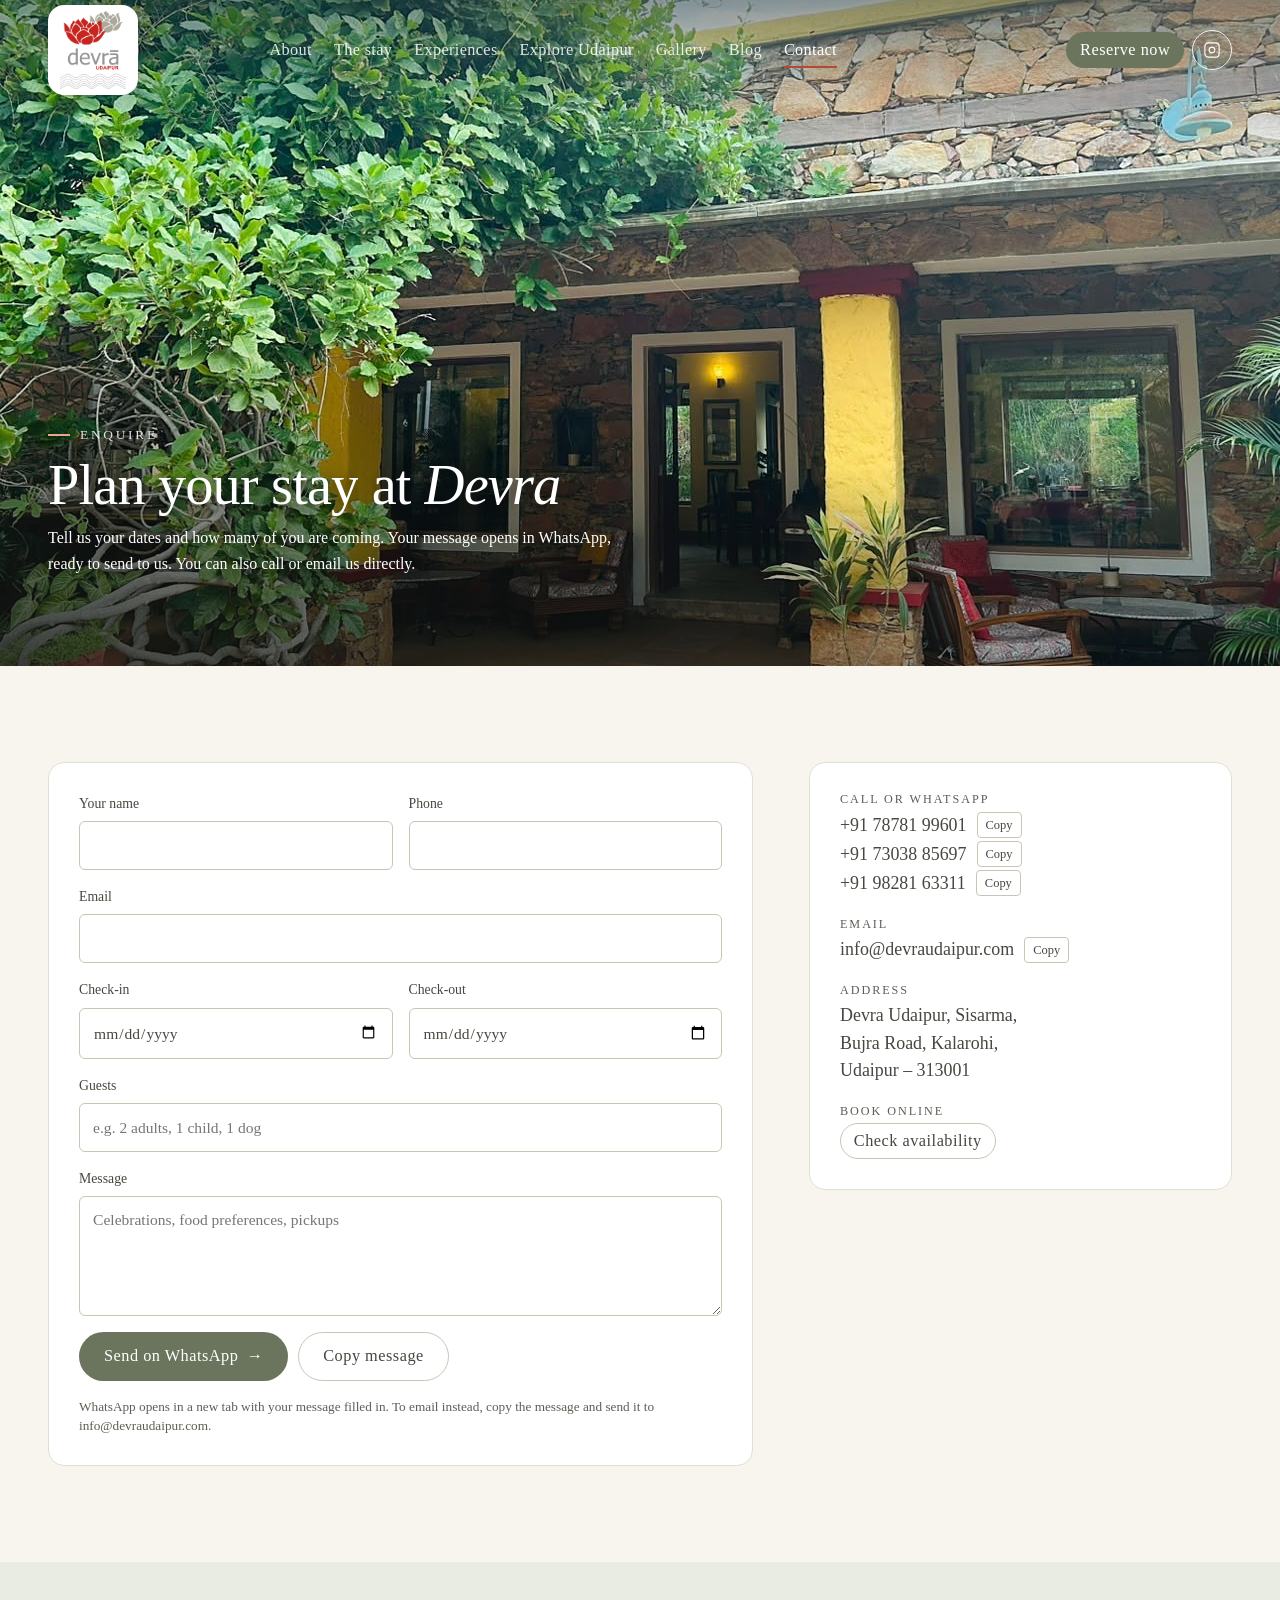
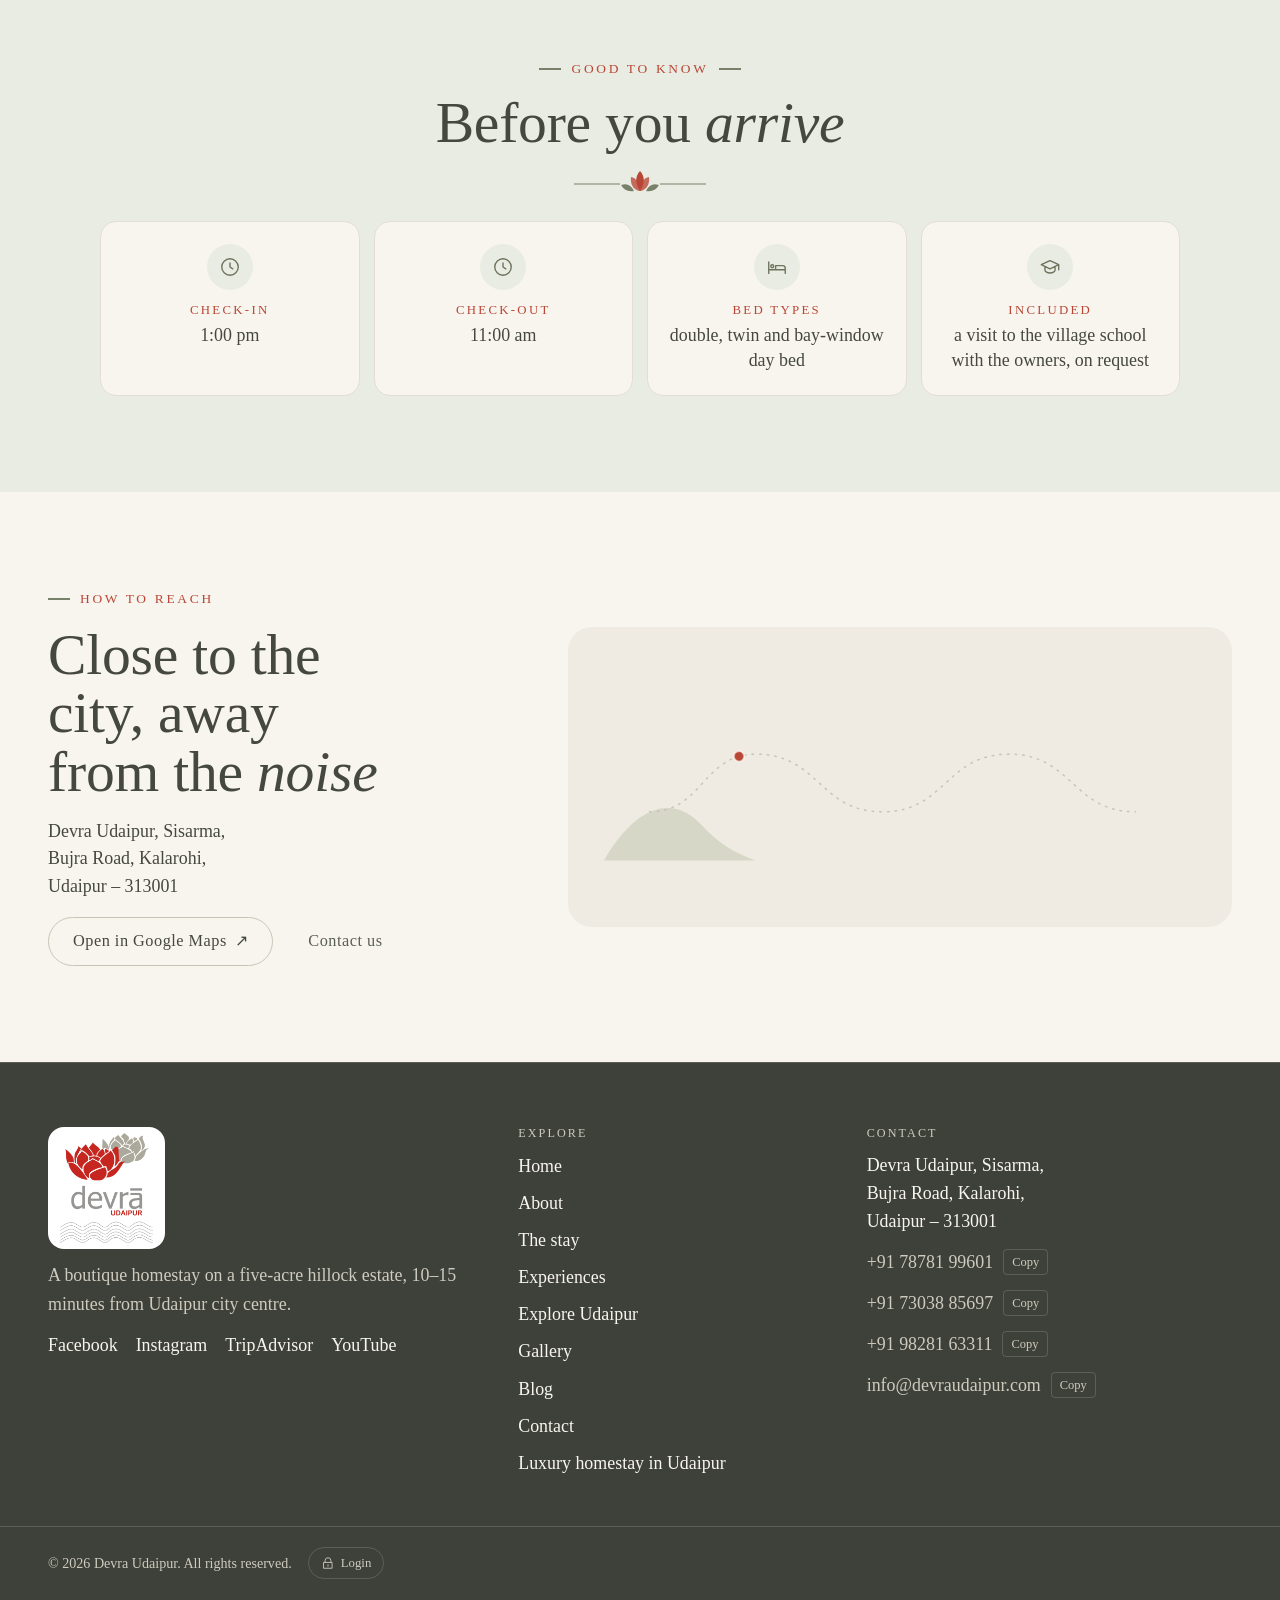
<file: contact.html>
<!doctype html>
<html lang="en-IN">
<head>
<meta charset="utf-8">
<meta name="viewport" content="width=device-width,initial-scale=1,viewport-fit=cover">
<title>Contact &amp; Booking – Devra Homestay, Udaipur</title>
<meta name="description" content="Book your stay at Devra, a luxury homestay in Udaipur. Call or WhatsApp +91 78781 99601, or send an enquiry online.">
<link rel="canonical" href="https://devraudaipur.in/contact.html">
<meta name="robots" content="index,follow,max-image-preview:large">
<meta name="geo.region" content="IN-RJ">
<meta name="geo.placename" content="Udaipur, Rajasthan, India">
<meta property="og:type" content="website">
<meta property="og:site_name" content="Devra Udaipur">
<meta property="og:title" content="Contact &amp; Booking – Devra Homestay, Udaipur">
<meta property="og:description" content="Book your stay at Devra, a luxury homestay in Udaipur. Call or WhatsApp +91 78781 99601, or send an enquiry online.">
<meta property="og:url" content="https://devraudaipur.in/contact.html">
<meta property="og:image" content="https://devraudaipur.in/images/n-entrance.jpg">
<meta property="og:locale" content="en_IN">
<meta name="twitter:card" content="summary_large_image">
<meta name="twitter:title" content="Contact &amp; Booking – Devra Homestay, Udaipur">
<meta name="twitter:description" content="Book your stay at Devra, a luxury homestay in Udaipur. Call or WhatsApp +91 78781 99601, or send an enquiry online.">
<meta name="twitter:image" content="https://devraudaipur.in/images/n-entrance.jpg">
<meta name="theme-color" content="#F8F5EF">
<link rel="icon" type="image/png" href="images/m-logo.png">
<link rel="apple-touch-icon" href="images/m-logo.png">
<link rel="preconnect" href="https://fonts.googleapis.com">
<link rel="preconnect" href="https://fonts.gstatic.com" crossorigin>
<link rel="stylesheet" href="https://fonts.googleapis.com/css2?family=Caveat:wght@400;500;600&family=Rozha+One&family=Tinos:ital,wght@0,400;0,700;1,400;1,700&display=swap">
<style>:root{color-scheme:light;padding-top:env(safe-area-inset-top,0px);padding-bottom:env(safe-area-inset-bottom,0px)}body{margin:0;font:14px/1.4 system-ui,sans-serif}img{max-width:100%}[hidden]{display:none!important}</style>
<link rel="stylesheet" href="site.css">
<script type="application/ld+json">{"@context": "https://schema.org", "@type": "LodgingBusiness", "@id": "https://devraudaipur.in/#devra", "name": "Devra Udaipur", "url": "https://devraudaipur.in/", "description": "Devra is a luxury boutique homestay in Udaipur on a 5-acre hillock estate with Aravalli views, an infinity pool, 8 rooms and home-cooked Rajasthani food. Pet friendly, 10–15 minutes from the city centre.", "image": ["https://devraudaipur.in/images/m-landscape.jpg", "https://devraudaipur.in/images/n-courtyard.jpg", "https://devraudaipur.in/images/w-08.jpg", "https://devraudaipur.in/images/n-pool.jpg"], "logo": "https://devraudaipur.in/images/m-logo.png", "telephone": "+91 78781 99601", "email": "info@devraudaipur.com", "address": {"@type": "PostalAddress", "streetAddress": "Sisarma, Bujra Road, Kalarohi", "addressLocality": "Udaipur", "addressRegion": "Rajasthan", "postalCode": "313001", "addressCountry": "IN"}, "hasMap": "https://maps.google.com/?q=Devra+Udaipur", "sameAs": ["https://www.facebook.com/DevraUdaipurRajasthan/", "https://www.instagram.com/devraudaipur/", "https://www.tripadvisor.in/Hotel_Review-g297672-d622398-Reviews-Devra_Udaipur-Udaipur_Udaipur_District_Rajasthan.html", "https://www.youtube.com/channel/UCvgLNHc2MwSQ90xaG2vx3SA"], "numberOfRooms": 8, "petsAllowed": true, "amenityFeature": [{"@type": "LocationFeatureSpecification", "name": "Infinity pool with a city-line view", "value": true}, {"@type": "LocationFeatureSpecification", "name": "Air-conditioned rooms", "value": true}, {"@type": "LocationFeatureSpecification", "name": "Free Wi-Fi", "value": true}, {"@type": "LocationFeatureSpecification", "name": "Attached bathrooms with amenities", "value": true}, {"@type": "LocationFeatureSpecification", "name": "Airport & station pickup on prior booking", "value": true}, {"@type": "LocationFeatureSpecification", "name": "Pet-friendly", "value": true}], "areaServed": "Udaipur, Rajasthan, India", "founder": [{"@type": "Person", "name": "Major Durga Das"}, {"@type": "Person", "name": "Jyoti Jasol"}]}</script>
<script type="application/ld+json">{"@context": "https://schema.org", "@type": "BreadcrumbList", "itemListElement": [{"@type": "ListItem", "position": 1, "name": "Home", "item": "https://devraudaipur.in/"}, {"@type": "ListItem", "position": 2, "name": "Contact", "item": "https://devraudaipur.in/contact.html"}]}</script>
</head>
<body>
<div class="curtain" id="curtain" aria-hidden="true"><div class="curtain-mark">Devra<small>Udaipur</small><span class="curtain-line"></span></div></div>
<div id="app" data-page="contact"><header class="site-head is-over tone-photo" id="site-head"><div class="wrap head-row"><a class="brand" href="./" aria-label="Devra Udaipur home"><span class="logo-plate"><img class="brand-logo" src="images/m-logo.png" alt="Devra Udaipur"></span></a><nav id="site-nav" class="site-nav" aria-label="Main"><a href="about.html">About</a><a href="the-stay.html">The stay</a><a href="experiences.html">Experiences</a><a href="explore-udaipur.html">Explore Udaipur</a><a href="gallery.html">Gallery</a><a href="journal.html">Blog</a><a href="contact.html" aria-current="page">Contact</a></nav><div class="head-actions"><a class="btn btn--primary btn--sm" href="https://www.secure-booking-engine.com/accounts/mJa2mGM072QL6Jv1PQn_Fw/properties/YCL864hEwW2Z-uip7zTu2Q/booking-engine/web/source/4wsctBw6Oq6j-g9XuxeRzQ/" target="_blank" rel="noopener">Reserve now</a><a class="ig-link" href="https://www.instagram.com/devraudaipur/" target="_blank" rel="noopener" aria-label="Devra Udaipur on Instagram"><svg viewBox="0 0 24 24" fill="none" stroke="currentColor" stroke-width="1.5" stroke-linecap="round" stroke-linejoin="round" aria-hidden="true"><path d="M7 2.5h10A4.5 4.5 0 0 1 21.5 7v10a4.5 4.5 0 0 1-4.5 4.5H7A4.5 4.5 0 0 1 2.5 17V7A4.5 4.5 0 0 1 7 2.5ZM15.8 12a3.8 3.8 0 1 1-7.6 0 3.8 3.8 0 0 1 7.6 0ZM17.4 6.6h.01"></path></svg></a><button class="menu-btn" type="button" data-act="menu" aria-expanded="false" aria-controls="site-nav">Menu</button></div></div></header><main id="main"><section class="hero hero--page hero--center hero--photo"><div class="hero-slides"><div class="slide is-on"><span class="pic"><img src="images/n-entrance.jpg" alt="The entrance verandah" decoding="async"></span></div></div><div class="hero-shade"></div><div class="wrap hero-content"><p class="eyebrow fade-in">Enquire</p><h1 class="rise"><span class="w"><span style="--i:0">Plan</span></span> <span class="w"><span style="--i:1">your</span></span> <span class="w"><span style="--i:2">stay</span></span> <span class="w"><span style="--i:3">at</span></span> <span class="w accent"><span style="--i:4">Devra</span></span></h1><p class="hero-sub fade-in">Tell us your dates and how many of you are coming. Your message opens in WhatsApp, ready to send to us. You can also call or email us directly.</p></div></section><section class="band band--tight"><div class="wrap contact-grid"><form id="enq-form" class="panel form" novalidate="" data-reveal="left"><div class="form-2"><div class="field"><label for="enq-name">Your name</label><input class="input" id="enq-name" name="name" autocomplete="name" required=""></div><div class="field"><label for="enq-phone">Phone</label><input class="input" id="enq-phone" name="phone" type="tel" autocomplete="tel"></div></div><div class="field"><label for="enq-email">Email</label><input class="input" id="enq-email" name="email" type="email" autocomplete="email"></div><div class="form-2"><div class="field"><label for="enq-in">Check-in</label><input class="input" id="enq-in" name="checkin" type="date"></div><div class="field"><label for="enq-out">Check-out</label><input class="input" id="enq-out" name="checkout" type="date"></div></div><div class="field"><label for="enq-guests">Guests</label><input class="input" id="enq-guests" name="guests" placeholder="e.g. 2 adults, 1 child, 1 dog"></div><div class="field"><label for="enq-msg">Message</label><textarea class="input" id="enq-msg" name="message" rows="4" placeholder="Celebrations, food preferences, pickups"></textarea></div><p class="err" id="enq-err" hidden=""></p><div class="btn-row"><a class="btn btn--primary" id="enq-send" data-act="enq-send" href="https://wa.me/917878199601" target="_blank" rel="noopener">Send on WhatsApp <span class="arrow">→</span></a><button type="button" class="btn btn--ghost" data-act="enq-copy">Copy message</button></div><p class="hint">WhatsApp opens in a new tab with your message filled in. To email instead, copy the message and send it to info@devraudaipur.com.</p></form><aside class="panel contact-list" data-reveal="right"><div><h3>Call or WhatsApp</h3><p class="copy-row"><span class="copy-val">+91 78781 99601</span><button type="button" class="copy-btn" data-act="copy" data-copy="+91 78781 99601">Copy</button></p><p class="copy-row"><span class="copy-val">+91 73038 85697</span><button type="button" class="copy-btn" data-act="copy" data-copy="+91 73038 85697">Copy</button></p><p class="copy-row"><span class="copy-val">+91 98281 63311</span><button type="button" class="copy-btn" data-act="copy" data-copy="+91 98281 63311">Copy</button></p></div><div><h3>Email</h3><p class="copy-row"><span class="copy-val">info@devraudaipur.com</span><button type="button" class="copy-btn" data-act="copy" data-copy="info@devraudaipur.com">Copy</button></p></div><div><h3>Address</h3><address>Devra Udaipur, Sisarma,<br>Bujra Road, Kalarohi,<br>Udaipur – 313001</address></div><div><h3>Book online</h3><a class="btn btn--ghost btn--sm" href="https://www.secure-booking-engine.com/accounts/mJa2mGM072QL6Jv1PQn_Fw/properties/YCL864hEwW2Z-uip7zTu2Q/booking-engine/web/source/4wsctBw6Oq6j-g9XuxeRzQ/" target="_blank" rel="noopener">Check availability</a></div></aside></div></section><section class="band band--tight info-band band--soft" id="stay_info"><div class="wrap"><div class="shead" data-reveal=""><p class="eyebrow">Good to know</p><h2>Before you <em class="ital">arrive</em></h2><span class="ornament" aria-hidden="true"><svg viewBox="0 0 132 26"><path class="o-line" d="M0 15H46M86 15H132"></path><path class="o-leaf" d="M47 16c6-2 10 0 13 6-6 1-10-1-13-6ZM85 16c-6-2-10 0-13 6 6 1 10-1 13-6Z"></path><path class="o-petal" d="M66 2c5 5 5 13 0 20-5-7-5-15 0-20Z"></path><path class="o-petal" d="M57 8c6 1 9 7 9 14-6-1-10-6-9-14ZM75 8c-6 1-9 7-9 14 6-1 10-6 9-14Z" opacity=".78"></path></svg></span></div><ul class="info-list stagger"><li><span class="ico"><svg viewBox="0 0 24 24" fill="none" stroke="currentColor" stroke-width="1.5" stroke-linecap="round" stroke-linejoin="round" aria-hidden="true"><path d="M12 3a9 9 0 1 0 0 18 9 9 0 0 0 0-18ZM12 7.5V12l3 2"></path></svg></span><span><strong>Check-in</strong>1:00 pm</span></li><li><span class="ico"><svg viewBox="0 0 24 24" fill="none" stroke="currentColor" stroke-width="1.5" stroke-linecap="round" stroke-linejoin="round" aria-hidden="true"><path d="M12 3a9 9 0 1 0 0 18 9 9 0 0 0 0-18ZM12 7.5V12l3 2"></path></svg></span><span><strong>Check-out</strong>11:00 am</span></li><li><span class="ico"><svg viewBox="0 0 24 24" fill="none" stroke="currentColor" stroke-width="1.5" stroke-linecap="round" stroke-linejoin="round" aria-hidden="true"><path d="M3 6.5V19M3 15h18M21 19v-5.5a3 3 0 0 0-3-3h-7.5V15M6.8 12.8a1.6 1.6 0 1 0 0-3.2 1.6 1.6 0 0 0 0 3.2Z"></path></svg></span><span><strong>Bed types</strong>double, twin and bay-window day bed</span></li><li><span class="ico"><svg viewBox="0 0 24 24" fill="none" stroke="currentColor" stroke-width="1.5" stroke-linecap="round" stroke-linejoin="round" aria-hidden="true"><path d="M2.5 9.5 12 5l9.5 4.5L12 14 2.5 9.5ZM6.5 11.5v4c0 1.4 2.5 3 5.5 3s5.5-1.6 5.5-3v-4M21.5 9.5V15"></path></svg></span><span><strong>Included</strong>a visit to the village school with the owners, on request</span></li></ul></div></section><section class="band" id="reach"><div class="wrap route-grid"><div data-reveal="left"><p class="eyebrow">How to reach</p><h2>Close to the city, away from the <em class="ital">noise</em></h2><address>Devra Udaipur, Sisarma,<br>Bujra Road, Kalarohi,<br>Udaipur – 313001</address><div class="btn-row"><a class="btn btn--ghost" href="https://maps.google.com/?q=Devra+Udaipur" target="_blank" rel="noopener">Open in Google Maps <span class="arrow">↗</span></a><a class="btn btn--quiet" href="contact.html">Contact us</a></div></div><div class="route-card"><svg class="route-svg route-h" viewBox="0 0 780 300" role="img" aria-label="Distances from Devra: Udaipur City Centre 7 min drive, Bus Station 11 km, Udaipur Railway Station 12 km, Udaipur Airport 32 km"><path class="r-hill" d="M0,260 C40,190 90,170 130,215 C150,236 170,250 200,260 Z"></path><path class="r-base" d="M60,196 C130,196 130,120 200,120 C283.3333333333333,120 283.3333333333333,196 366.66666666666663,196 C449.99999999999994,196 449.99999999999994,120 533.3333333333333,120 C616.6666666666666,120 616.6666666666666,196 700,196"></path><path class="r-path" id="route-h-path" d="M60,196 C130,196 130,120 200,120 C283.3333333333333,120 283.3333333333333,196 366.66666666666663,196 C449.99999999999994,196 449.99999999999994,120 533.3333333333333,120 C616.6666666666666,120 616.6666666666666,196 700,196" pathLength="1"></path><g class="r-stop"><circle class="r-home" cx="60" cy="196" r="13"></circle><text class="r-label" x="60" y="232" text-anchor="middle">Devra</text></g><g class="r-stop"><circle class="r-node" cx="200" cy="120" r="8"></circle><text class="r-dist" x="200" y="94" text-anchor="middle">7 min drive</text><text class="r-label" x="200" y="68" text-anchor="middle">Udaipur City Centre</text></g><g class="r-stop"><circle class="r-node" cx="366.66666666666663" cy="196" r="8"></circle><text class="r-dist" x="366.66666666666663" y="242" text-anchor="middle">11 km</text><text class="r-label" x="366.66666666666663" y="264" text-anchor="middle">Bus Station</text></g><g class="r-stop"><circle class="r-node" cx="533.3333333333333" cy="120" r="8"></circle><text class="r-dist" x="533.3333333333333" y="94" text-anchor="middle">12 km</text><text class="r-label" x="533.3333333333333" y="68" text-anchor="middle">Udaipur Railway Station</text></g><g class="r-stop"><circle class="r-node" cx="700" cy="196" r="8"></circle><text class="r-dist" x="700" y="242" text-anchor="middle">32 km</text><text class="r-label" x="700" y="264" text-anchor="middle">Udaipur Airport</text></g></svg><svg class="route-svg route-v" viewBox="0 0 340 558" role="img" aria-label="Distances from Devra: Udaipur City Centre 7 min drive, Bus Station 11 km, Udaipur Railway Station 12 km, Udaipur Airport 32 km"><path class="r-hill" d="M0,120 C30,40 90,30 130,95 C140,110 150,120 160,120 Z"></path><path class="r-base" d="M60,60 C60,116 110,116 110,172 C110,228 60,228 60,284 C60,340 110,340 110,396 C110,452 60,452 60,508"></path><path class="r-path" id="route-v-path" d="M60,60 C60,116 110,116 110,172 C110,228 60,228 60,284 C60,340 110,340 110,396 C110,452 60,452 60,508" pathLength="1"></path><g class="r-stop"><circle class="r-home" cx="60" cy="60" r="13"></circle><text class="r-label" x="86" y="65" text-anchor="start">Devra</text></g><g class="r-stop"><circle class="r-node" cx="110" cy="172" r="8"></circle><text class="r-dist" x="132" y="180" text-anchor="start">7 min drive</text><text class="r-label" x="132" y="202" text-anchor="start">Udaipur City Centre</text></g><g class="r-stop"><circle class="r-node" cx="60" cy="284" r="8"></circle><text class="r-dist" x="82" y="292" text-anchor="start">11 km</text><text class="r-label" x="82" y="314" text-anchor="start">Bus Station</text></g><g class="r-stop"><circle class="r-node" cx="110" cy="396" r="8"></circle><text class="r-dist" x="132" y="404" text-anchor="start">12 km</text><text class="r-label" x="132" y="426" text-anchor="start">Udaipur Railway Station</text></g><g class="r-stop"><circle class="r-node" cx="60" cy="508" r="8"></circle><text class="r-dist" x="82" y="516" text-anchor="start">32 km</text><text class="r-label" x="82" y="538" text-anchor="start">Udaipur Airport</text></g></svg></div></div></section></main><footer class="site-foot"><div class="wrap foot-grid"><div><span class="logo-plate logo-plate--foot"><img class="foot-logo" src="images/m-logo.png" alt="Devra Udaipur" loading="lazy"></span><p>A boutique homestay on a five-acre hillock estate, 10–15 minutes from Udaipur city centre.</p><ul class="socials"><li><a href="https://www.facebook.com/DevraUdaipurRajasthan/" target="_blank" rel="noopener">Facebook</a></li><li><a href="https://www.instagram.com/devraudaipur/" target="_blank" rel="noopener">Instagram</a></li><li><a href="https://www.tripadvisor.in/Hotel_Review-g297672-d622398-Reviews-Devra_Udaipur-Udaipur_Udaipur_District_Rajasthan.html" target="_blank" rel="noopener">TripAdvisor</a></li><li><a href="https://www.youtube.com/channel/UCvgLNHc2MwSQ90xaG2vx3SA" target="_blank" rel="noopener">YouTube</a></li></ul></div><div><h3>Explore</h3><ul><li><a href="./">Home</a></li><li><a href="about.html">About</a></li><li><a href="the-stay.html">The stay</a></li><li><a href="experiences.html">Experiences</a></li><li><a href="explore-udaipur.html">Explore Udaipur</a></li><li><a href="gallery.html">Gallery</a></li><li><a href="journal.html">Blog</a></li><li><a href="contact.html">Contact</a></li><li><a href="luxury-homestay-udaipur.html">Luxury homestay in Udaipur</a></li></ul></div><div><h3>Contact</h3><address>Devra Udaipur, Sisarma,<br>Bujra Road, Kalarohi,<br>Udaipur – 313001</address><p class="copy-row"><span class="copy-val">+91 78781 99601</span><button type="button" class="copy-btn" data-act="copy" data-copy="+91 78781 99601">Copy</button></p><p class="copy-row"><span class="copy-val">+91 73038 85697</span><button type="button" class="copy-btn" data-act="copy" data-copy="+91 73038 85697">Copy</button></p><p class="copy-row"><span class="copy-val">+91 98281 63311</span><button type="button" class="copy-btn" data-act="copy" data-copy="+91 98281 63311">Copy</button></p><p class="copy-row"><span class="copy-val">info@devraudaipur.com</span><button type="button" class="copy-btn" data-act="copy" data-copy="info@devraudaipur.com">Copy</button></p></div></div><div class="wrap foot-base"><span>© 2026 Devra Udaipur. All rights reserved.</span><a class="login-btn" href="https://claude.ai/artifact/82bbqpzBLtivKbArcMnhde#admin" target="_blank" rel="noopener" aria-label="Admin login"><svg viewBox="0 0 24 24" fill="none" stroke="currentColor" stroke-width="1.5" stroke-linecap="round" stroke-linejoin="round" aria-hidden="true"><path d="M7 11V8a5 5 0 0 1 10 0v3M5 11h14v10H5zM12 15v2.5"></path></svg><span>Login</span></a></div></footer></div>
<noscript><p style="padding:24px">Please enable JavaScript to see the full site.</p></noscript>
<script src="site.js"></script>
</body>
</html>
</file>
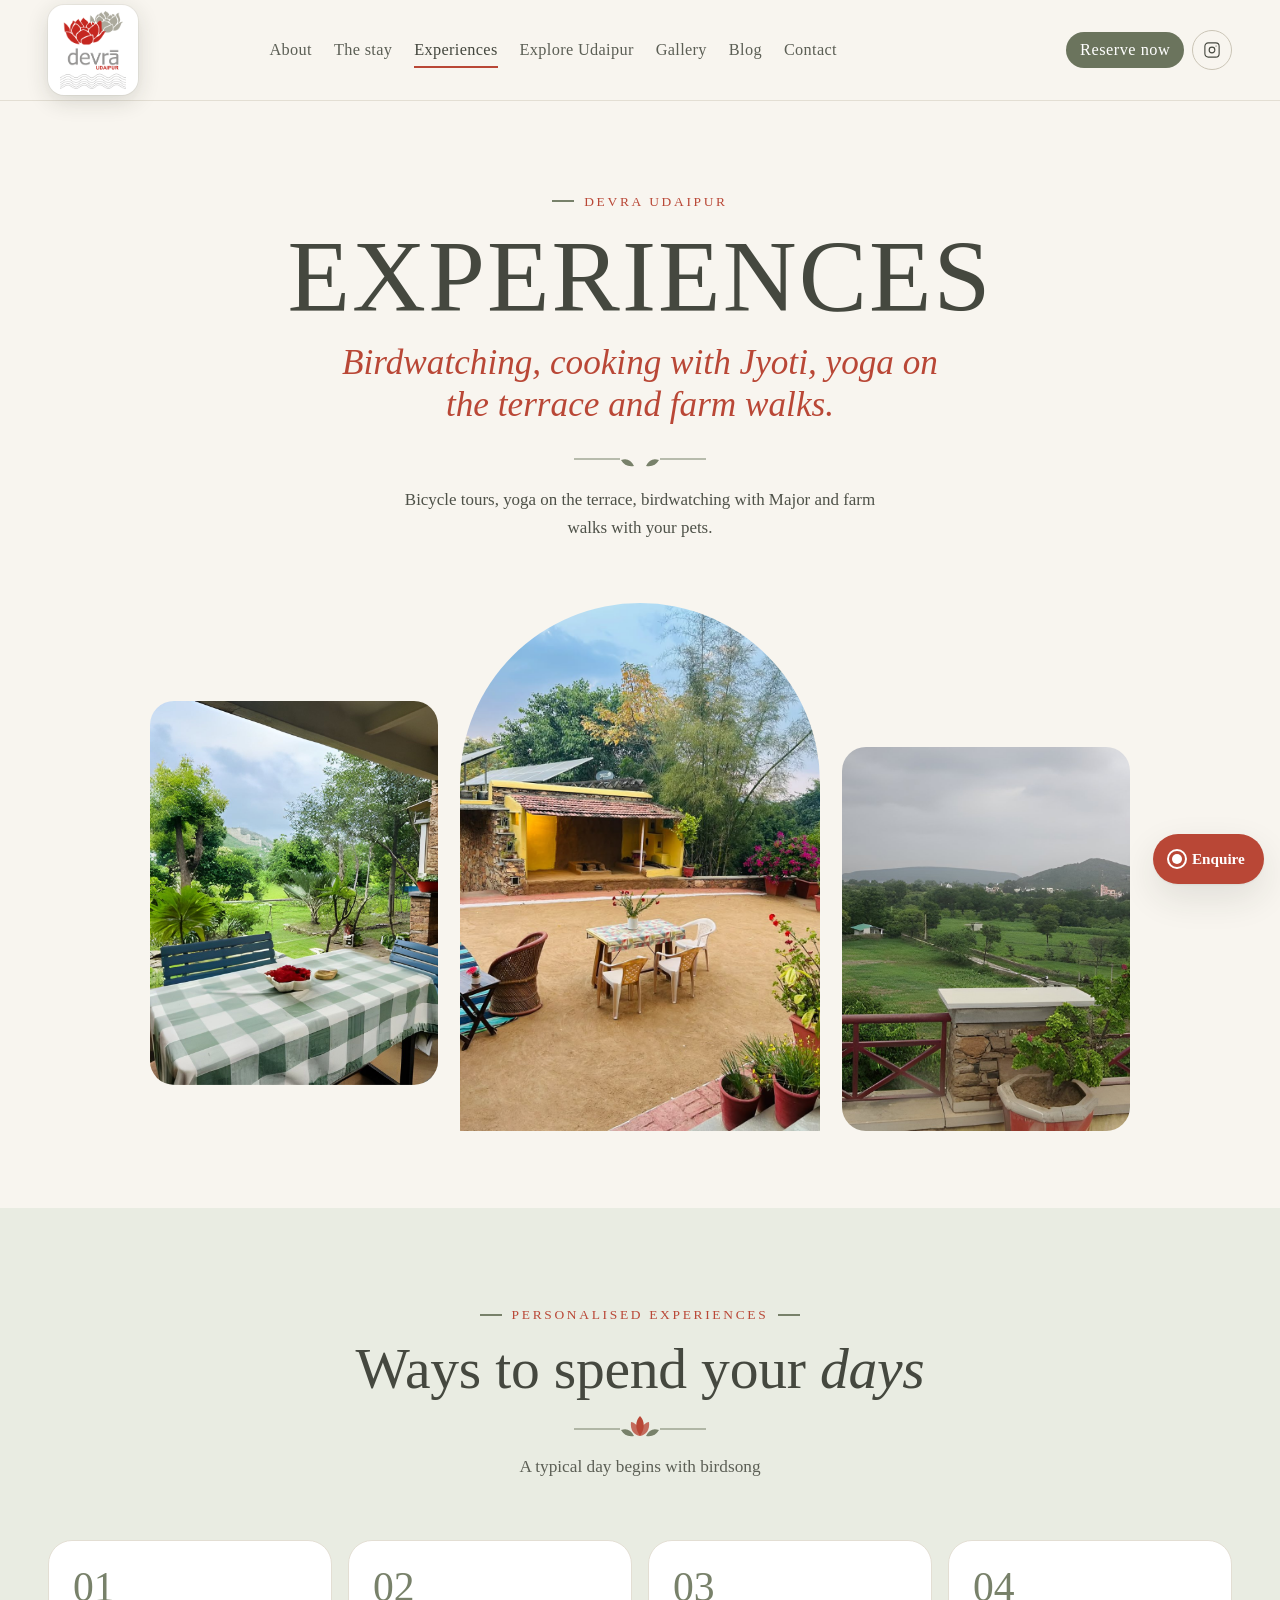
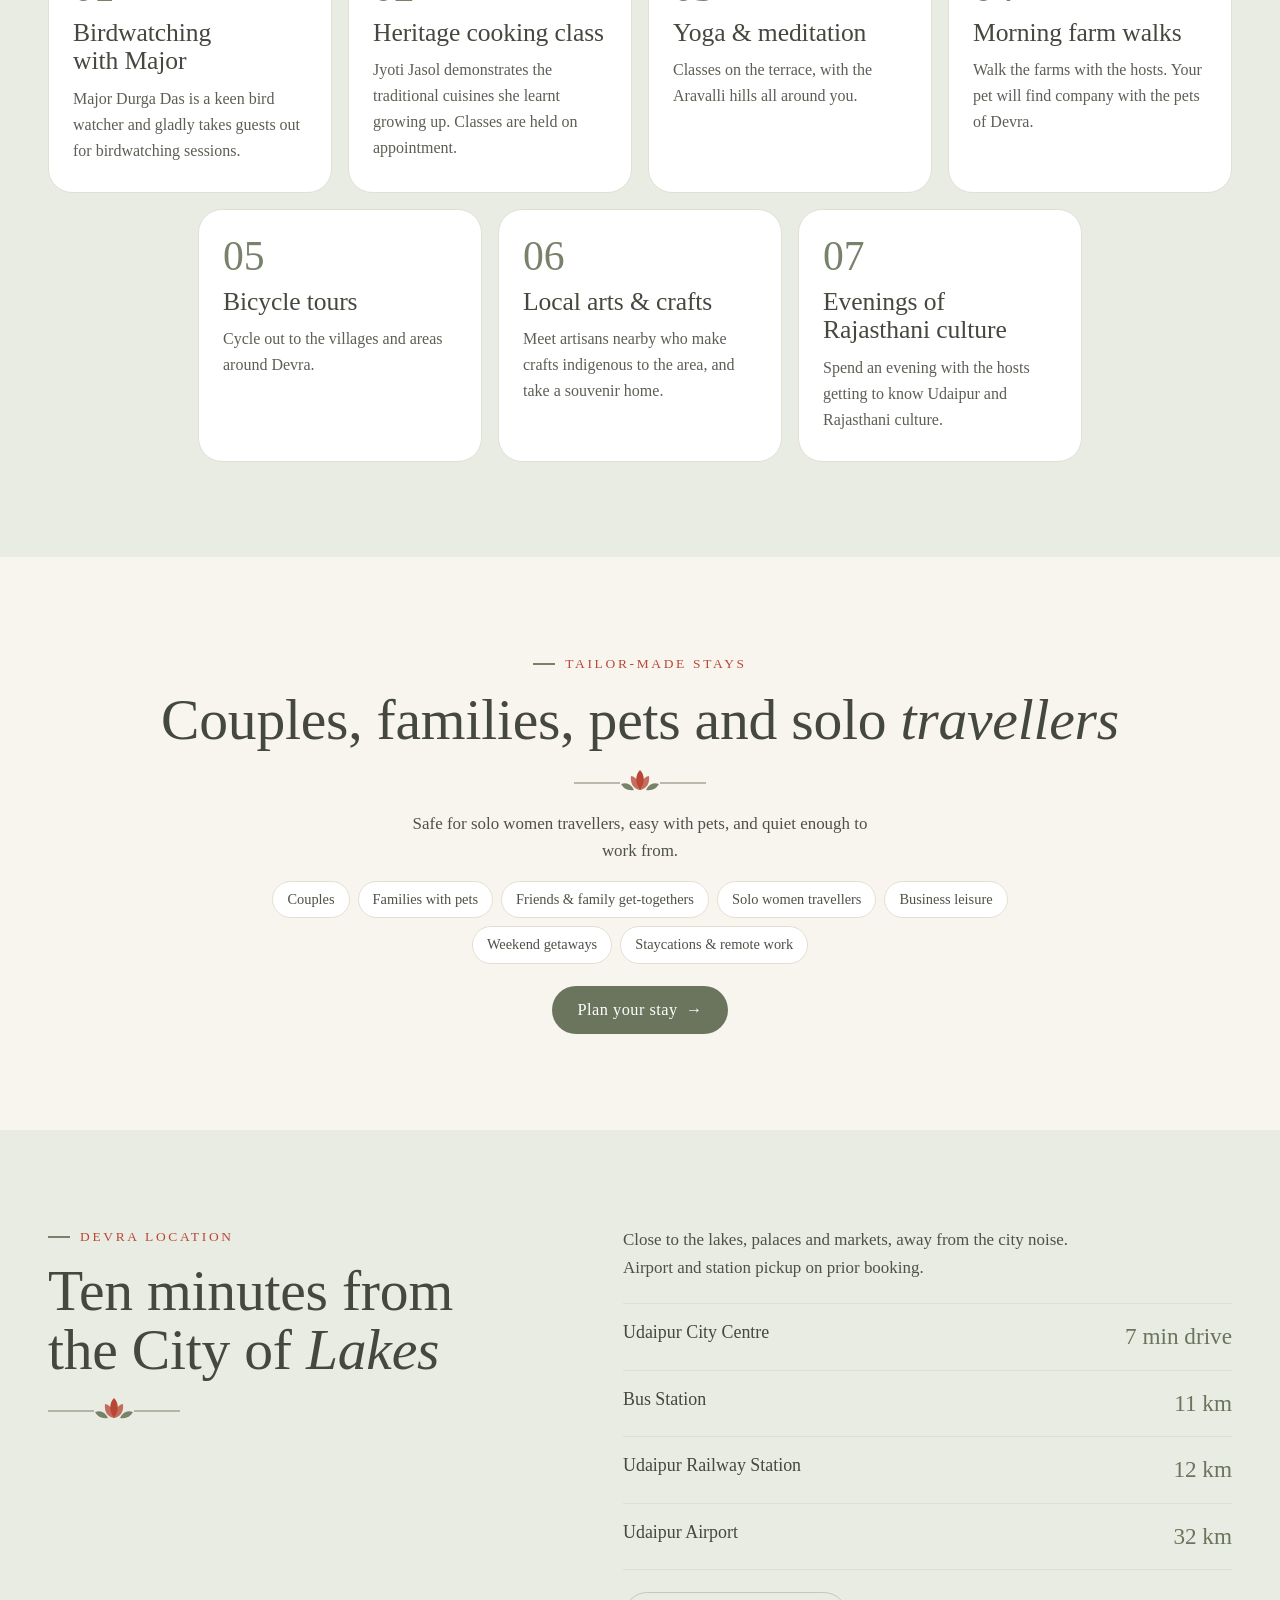
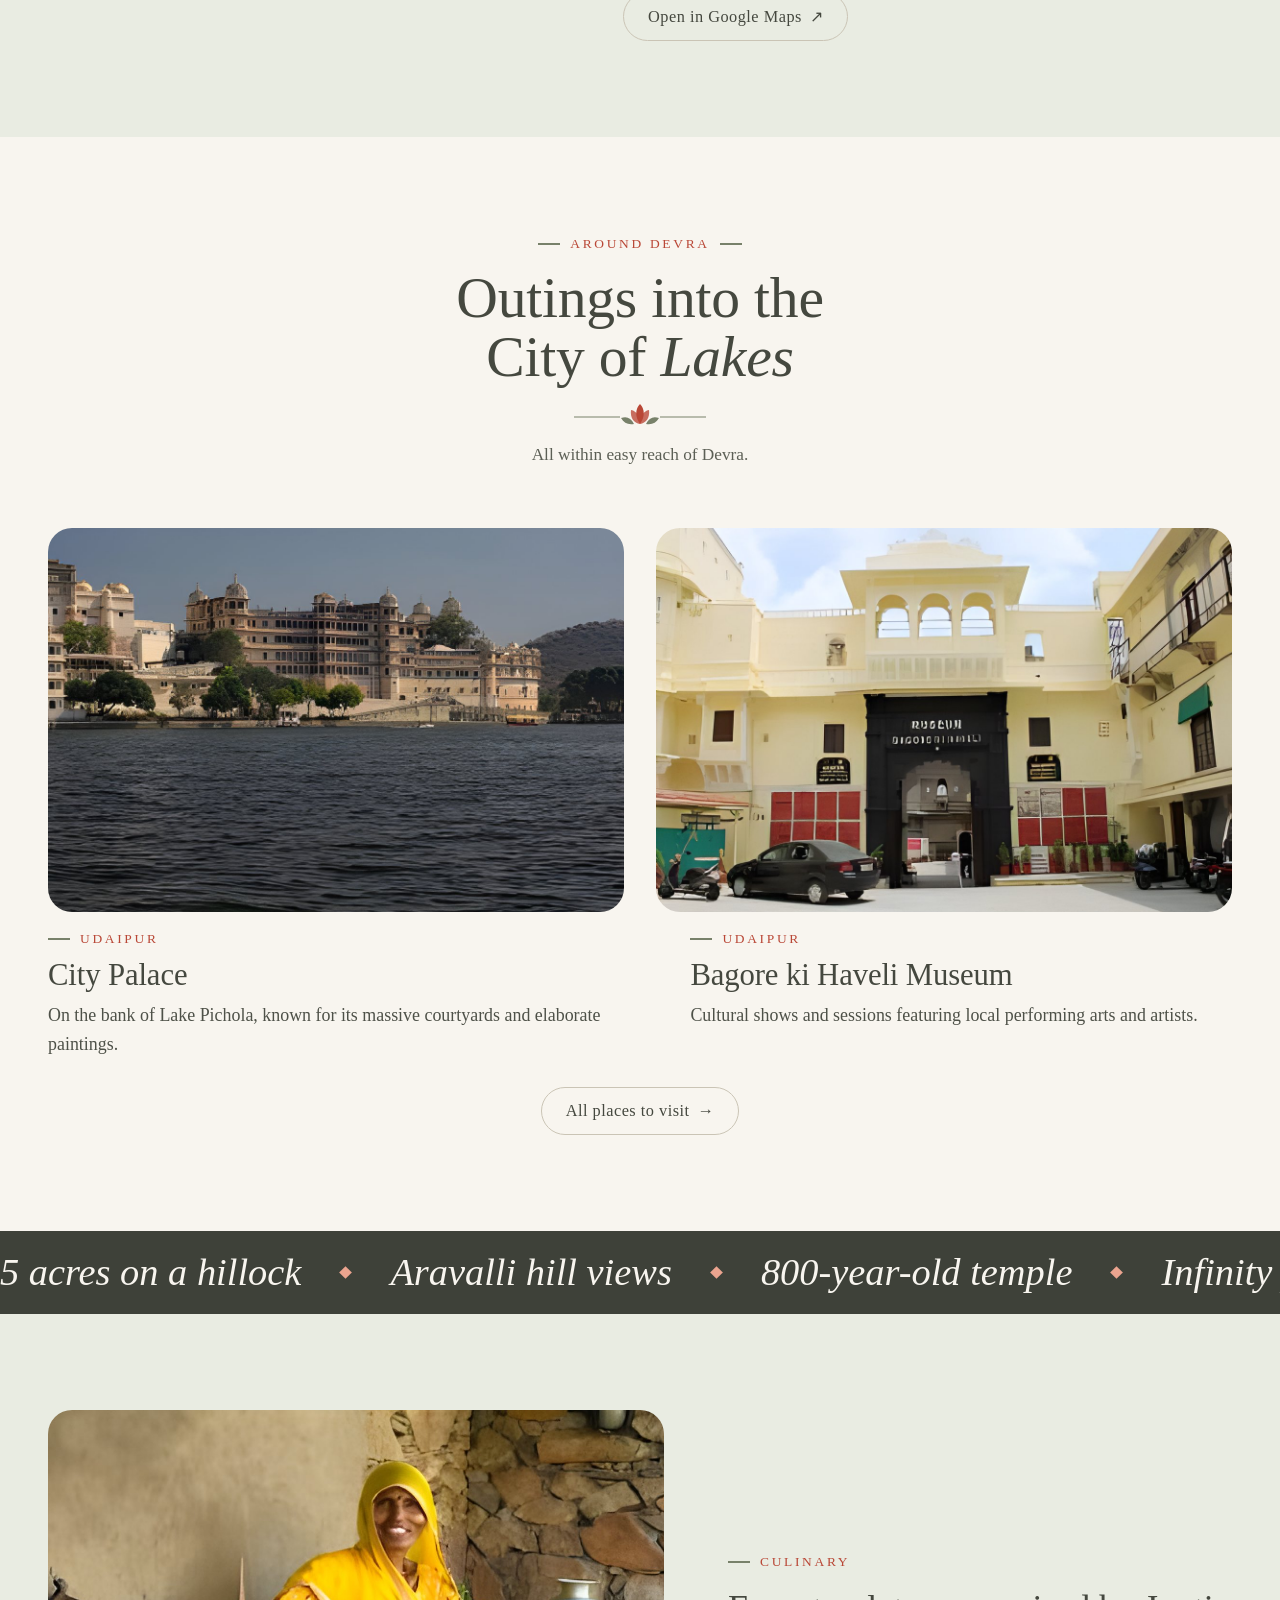
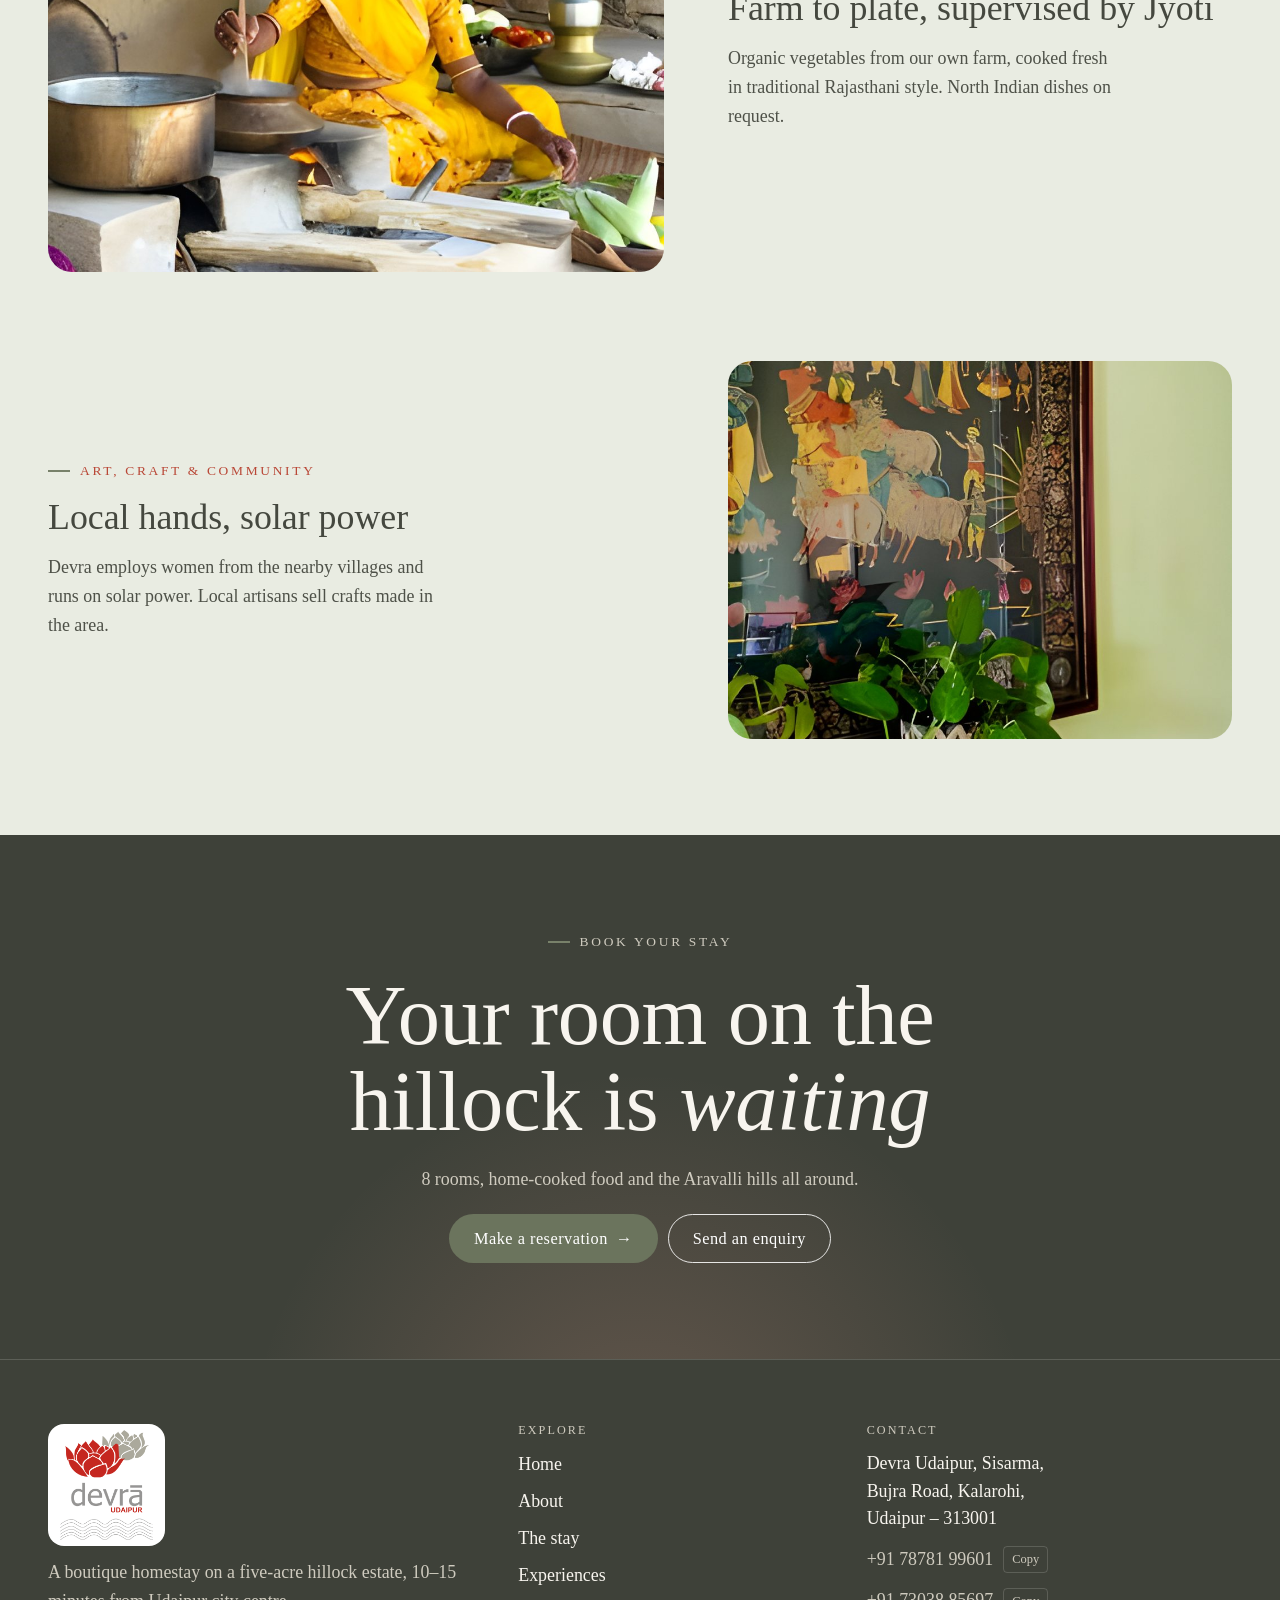
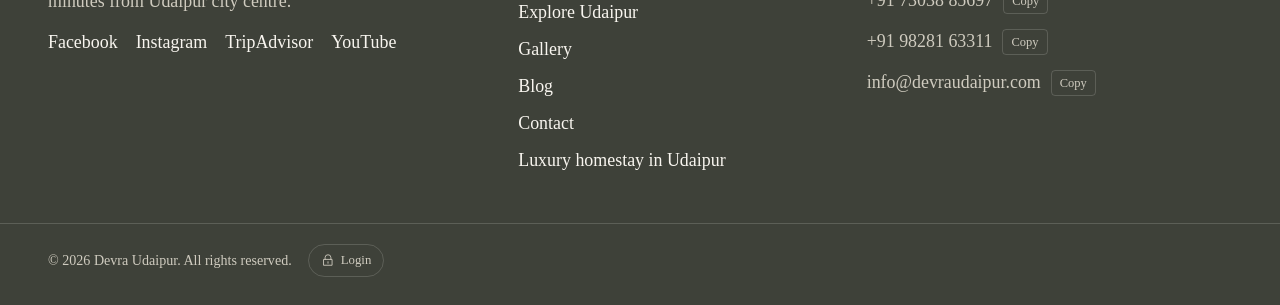
<file: experiences.html>
<!doctype html>
<html lang="en-IN">
<head>
<meta charset="utf-8">
<meta name="viewport" content="width=device-width,initial-scale=1,viewport-fit=cover">
<title>Experiences – Birdwatching, Cooking Classes &amp; Yoga | Devra Udaipur</title>
<meta name="description" content="Birdwatching with the Major, heritage cooking demonstrations, yoga on the terrace, farm walks and bicycle tours at Devra homestay, Udaipur.">
<link rel="canonical" href="https://devraudaipur.in/experiences.html">
<meta name="robots" content="index,follow,max-image-preview:large">
<meta name="geo.region" content="IN-RJ">
<meta name="geo.placename" content="Udaipur, Rajasthan, India">
<meta property="og:type" content="website">
<meta property="og:site_name" content="Devra Udaipur">
<meta property="og:title" content="Experiences – Birdwatching, Cooking Classes &amp; Yoga | Devra Udaipur">
<meta property="og:description" content="Birdwatching with the Major, heritage cooking demonstrations, yoga on the terrace, farm walks and bicycle tours at Devra homestay, Udaipur.">
<meta property="og:url" content="https://devraudaipur.in/experiences.html">
<meta property="og:image" content="https://devraudaipur.in/images/x-01.jpg">
<meta property="og:locale" content="en_IN">
<meta name="twitter:card" content="summary_large_image">
<meta name="twitter:title" content="Experiences – Birdwatching, Cooking Classes &amp; Yoga | Devra Udaipur">
<meta name="twitter:description" content="Birdwatching with the Major, heritage cooking demonstrations, yoga on the terrace, farm walks and bicycle tours at Devra homestay, Udaipur.">
<meta name="twitter:image" content="https://devraudaipur.in/images/x-01.jpg">
<meta name="theme-color" content="#F8F5EF">
<link rel="icon" type="image/png" href="images/m-logo.png">
<link rel="apple-touch-icon" href="images/m-logo.png">
<link rel="preconnect" href="https://fonts.googleapis.com">
<link rel="preconnect" href="https://fonts.gstatic.com" crossorigin>
<link rel="stylesheet" href="https://fonts.googleapis.com/css2?family=Caveat:wght@400;500;600&family=Rozha+One&family=Tinos:ital,wght@0,400;0,700;1,400;1,700&display=swap">
<style>:root{color-scheme:light;padding-top:env(safe-area-inset-top,0px);padding-bottom:env(safe-area-inset-bottom,0px)}body{margin:0;font:14px/1.4 system-ui,sans-serif}img{max-width:100%}[hidden]{display:none!important}</style>
<link rel="stylesheet" href="site.css">
<script type="application/ld+json">{"@context": "https://schema.org", "@type": "BreadcrumbList", "itemListElement": [{"@type": "ListItem", "position": 1, "name": "Home", "item": "https://devraudaipur.in/"}, {"@type": "ListItem", "position": 2, "name": "Experiences", "item": "https://devraudaipur.in/experiences.html"}]}</script>
</head>
<body>
<div class="curtain" id="curtain" aria-hidden="true"><div class="curtain-mark">Devra<small>Udaipur</small><span class="curtain-line"></span></div></div>
<div id="app" data-page="experiences"><header class="site-head" id="site-head"><div class="wrap head-row"><a class="brand" href="./" aria-label="Devra Udaipur home"><span class="logo-plate"><img class="brand-logo" src="images/m-logo.png" alt="Devra Udaipur"></span></a><nav id="site-nav" class="site-nav" aria-label="Main"><a href="about.html">About</a><a href="the-stay.html">The stay</a><a href="experiences.html" aria-current="page">Experiences</a><a href="explore-udaipur.html">Explore Udaipur</a><a href="gallery.html">Gallery</a><a href="journal.html">Blog</a><a href="contact.html">Contact</a></nav><div class="head-actions"><a class="btn btn--primary btn--sm" href="https://www.secure-booking-engine.com/accounts/mJa2mGM072QL6Jv1PQn_Fw/properties/YCL864hEwW2Z-uip7zTu2Q/booking-engine/web/source/4wsctBw6Oq6j-g9XuxeRzQ/" target="_blank" rel="noopener">Reserve now</a><a class="ig-link" href="https://www.instagram.com/devraudaipur/" target="_blank" rel="noopener" aria-label="Devra Udaipur on Instagram"><svg viewBox="0 0 24 24" fill="none" stroke="currentColor" stroke-width="1.5" stroke-linecap="round" stroke-linejoin="round" aria-hidden="true"><path d="M7 2.5h10A4.5 4.5 0 0 1 21.5 7v10a4.5 4.5 0 0 1-4.5 4.5H7A4.5 4.5 0 0 1 2.5 17V7A4.5 4.5 0 0 1 7 2.5ZM15.8 12a3.8 3.8 0 1 1-7.6 0 3.8 3.8 0 0 1 7.6 0ZM17.4 6.6h.01"></path></svg></a><button class="menu-btn" type="button" data-act="menu" aria-expanded="false" aria-controls="site-nav">Menu</button></div></div></header><main id="main"><section class="ehero"><div class="wrap"><p class="eyebrow fade-in">Devra Udaipur</p><h1 class="rise"><span class="w"><span style="--i:0">Experiences</span></span></h1><p class="tagline fade-in">Birdwatching, cooking with Jyoti, yoga on the terrace and farm walks.</p><span class="ornament" aria-hidden="true"><svg viewBox="0 0 132 26"><path class="o-line" d="M0 15H46M86 15H132"></path><path class="o-leaf" d="M47 16c6-2 10 0 13 6-6 1-10-1-13-6ZM85 16c-6-2-10 0-13 6 6 1 10-1 13-6Z"></path><path class="o-petal" d="M66 2c5 5 5 13 0 20-5-7-5-15 0-20Z"></path><path class="o-petal" d="M57 8c6 1 9 7 9 14-6-1-10-6-9-14ZM75 8c-6 1-9 7-9 14 6-1 10-6 9-14Z" opacity=".78"></path></svg></span><div class="prose fade-in"><p>Bicycle tours, yoga on the terrace, birdwatching with Major and farm walks with your pets.</p></div><div class="ehero-media"><div class="m-side" data-reveal="left"><span class="pic"><img src="images/w-44.jpg" alt="Breakfast in the garden" loading="lazy" decoding="async"></span></div><div class="m-main fade-in"><span class="pic"><img src="images/n-courtyard-day.jpg" alt="Courtyard seating under the trees" decoding="async"></span></div><div class="m-side" data-reveal="right"><span class="pic"><img src="images/m-terrace-view.jpg" alt="View from the terrace" loading="lazy" decoding="async"></span></div></div></div></section><section class="band band--soft"><div class="wrap"><div class="shead" data-reveal=""><p class="eyebrow">Personalised experiences</p><h2>Ways to spend your <em class="ital">days</em></h2><span class="ornament" aria-hidden="true"><svg viewBox="0 0 132 26"><path class="o-line" d="M0 15H46M86 15H132"></path><path class="o-leaf" d="M47 16c6-2 10 0 13 6-6 1-10-1-13-6ZM85 16c-6-2-10 0-13 6 6 1 10-1 13-6Z"></path><path class="o-petal" d="M66 2c5 5 5 13 0 20-5-7-5-15 0-20Z"></path><path class="o-petal" d="M57 8c6 1 9 7 9 14-6-1-10-6-9-14ZM75 8c-6 1-9 7-9 14 6-1 10-6 9-14Z" opacity=".78"></path></svg></span><p class="lead">A typical day begins with birdsong</p></div><div class="tcards stagger"><article class="tcard"><span class="tnum">01</span><h3>Birdwatching with Major</h3><p>Major Durga Das is a keen bird watcher and gladly takes guests out for birdwatching sessions.</p></article><article class="tcard"><span class="tnum">02</span><h3>Heritage cooking class</h3><p>Jyoti Jasol demonstrates the traditional cuisines she learnt growing up. Classes are held on appointment.</p></article><article class="tcard"><span class="tnum">03</span><h3>Yoga &amp; meditation</h3><p>Classes on the terrace, with the Aravalli hills all around you.</p></article><article class="tcard"><span class="tnum">04</span><h3>Morning farm walks</h3><p>Walk the farms with the hosts. Your pet will find company with the pets of Devra.</p></article><article class="tcard"><span class="tnum">05</span><h3>Bicycle tours</h3><p>Cycle out to the villages and areas around Devra.</p></article><article class="tcard"><span class="tnum">06</span><h3>Local arts &amp; crafts</h3><p>Meet artisans nearby who make crafts indigenous to the area, and take a souvenir home.</p></article><article class="tcard"><span class="tnum">07</span><h3>Evenings of Rajasthani culture</h3><p>Spend an evening with the hosts getting to know Udaipur and Rajasthani culture.</p></article></div></div></section><section class="band tailor"><div class="wrap" data-reveal=""><p class="eyebrow">Tailor-made stays</p><h2>Couples, families, pets and solo <em class="ital">travellers</em></h2><span class="ornament" aria-hidden="true"><svg viewBox="0 0 132 26"><path class="o-line" d="M0 15H46M86 15H132"></path><path class="o-leaf" d="M47 16c6-2 10 0 13 6-6 1-10-1-13-6ZM85 16c-6-2-10 0-13 6 6 1 10-1 13-6Z"></path><path class="o-petal" d="M66 2c5 5 5 13 0 20-5-7-5-15 0-20Z"></path><path class="o-petal" d="M57 8c6 1 9 7 9 14-6-1-10-6-9-14ZM75 8c-6 1-9 7-9 14 6-1 10-6 9-14Z" opacity=".78"></path></svg></span><div class="prose"><p>Safe for solo women travellers, easy with pets, and quiet enough to work from.</p></div><ul class="chips"><li>Couples</li><li>Families with pets</li><li>Friends &amp; family get-togethers</li><li>Solo women travellers</li><li>Business leisure</li><li>Weekend getaways</li><li>Staycations &amp; remote work</li></ul><div class="btn-row"><a class="btn btn--primary" href="contact.html">Plan your stay <span class="arrow">→</span></a></div></div></section><section class="band band--soft"><div class="wrap loc"><div class="loc-head" data-reveal="left"><p class="eyebrow">Devra location</p><h2>Ten minutes from the City of <em class="ital">Lakes</em></h2><span class="ornament ornament--left" aria-hidden="true"><svg viewBox="0 0 132 26"><path class="o-line" d="M0 15H46M86 15H132"></path><path class="o-leaf" d="M47 16c6-2 10 0 13 6-6 1-10-1-13-6ZM85 16c-6-2-10 0-13 6 6 1 10-1 13-6Z"></path><path class="o-petal" d="M66 2c5 5 5 13 0 20-5-7-5-15 0-20Z"></path><path class="o-petal" d="M57 8c6 1 9 7 9 14-6-1-10-6-9-14ZM75 8c-6 1-9 7-9 14 6-1 10-6 9-14Z" opacity=".78"></path></svg></span></div><div class="loc-body" data-reveal="right"><div class="prose"><p>Close to the lakes, palaces and markets, away from the city noise. Airport and station pickup on prior booking.</p></div><ul class="reach-list"><li><span>Udaipur City Centre</span><strong>7 min drive</strong></li><li><span>Bus Station</span><strong>11 km</strong></li><li><span>Udaipur Railway Station</span><strong>12 km</strong></li><li><span>Udaipur Airport</span><strong>32 km</strong></li></ul><div class="btn-row"><a class="btn btn--ghost" href="https://maps.google.com/?q=Devra+Udaipur" target="_blank" rel="noopener">Open in Google Maps <span class="arrow">↗</span></a></div></div></div></section><section class="band"><div class="wrap"><div class="shead" data-reveal=""><p class="eyebrow">Around Devra</p><h2>Outings into the City of <em class="ital">Lakes</em></h2><span class="ornament" aria-hidden="true"><svg viewBox="0 0 132 26"><path class="o-line" d="M0 15H46M86 15H132"></path><path class="o-leaf" d="M47 16c6-2 10 0 13 6-6 1-10-1-13-6ZM85 16c-6-2-10 0-13 6 6 1 10-1 13-6Z"></path><path class="o-petal" d="M66 2c5 5 5 13 0 20-5-7-5-15 0-20Z"></path><path class="o-petal" d="M57 8c6 1 9 7 9 14-6-1-10-6-9-14ZM75 8c-6 1-9 7-9 14 6-1 10-6 9-14Z" opacity=".78"></path></svg></span><p class="lead">All within easy reach of Devra.</p></div><div class="srows"><article class="srow"><div class="srow-media" data-reveal="left"><span class="pic"><img src="images/m-citypalace.jpg" alt="Udaipur City Palace" loading="lazy" decoding="async"></span></div><div class="srow-copy" data-reveal="right"><p class="eyebrow">Udaipur</p><h3>City Palace</h3><p>On the bank of Lake Pichola, known for its massive courtyards and elaborate paintings.</p></div></article><article class="srow srow--flip"><div class="srow-media" data-reveal="right"><span class="pic"><img src="images/m-bagore.jpg" alt="Bagore ki Haveli" loading="lazy" decoding="async"></span></div><div class="srow-copy" data-reveal="left"><p class="eyebrow">Udaipur</p><h3>Bagore ki Haveli Museum</h3><p>Cultural shows and sessions featuring local performing arts and artists.</p></div></article></div><div class="center-row"><a class="btn btn--ghost" href="explore-udaipur.html">All places to visit <span class="arrow">→</span></a></div></div></section><div class="marquee" aria-label="5 acres on a hillock, Aravalli hill views, 800-year-old temple, Infinity pool, Rajasthani home cooking, Pet friendly, Solar powered, Birdwatching with Major"><div class="marquee-track" aria-hidden="true"><span>5 acres on a hillock</span><i></i><span>Aravalli hill views</span><i></i><span>800-year-old temple</span><i></i><span>Infinity pool</span><i></i><span>Rajasthani home cooking</span><i></i><span>Pet friendly</span><i></i><span>Solar powered</span><i></i><span>Birdwatching with Major</span><i></i><span>5 acres on a hillock</span><i></i><span>Aravalli hill views</span><i></i><span>800-year-old temple</span><i></i><span>Infinity pool</span><i></i><span>Rajasthani home cooking</span><i></i><span>Pet friendly</span><i></i><span>Solar powered</span><i></i><span>Birdwatching with Major</span><i></i></div></div><section class="band band--soft"><div class="wrap erows"><article class="erow" id="exp_culinary"><div class="erow-media" data-reveal="left"><span class="pic"><img src="images/x-01.jpg" alt="Cooking the traditional way" loading="lazy" decoding="async"></span></div><div class="erow-copy" data-reveal="right"><p class="eyebrow">Culinary</p><p class="quote">Farm to plate, supervised by Jyoti</p><p>Organic vegetables from our own farm, cooked fresh in traditional Rajasthani style. North Indian dishes on request.</p></div></article><article class="erow erow--flip" id="exp_community"><div class="erow-media" data-reveal="right"><span class="pic"><img src="images/w-55.jpg" alt="Paintings and plants" loading="lazy" decoding="async"></span></div><div class="erow-copy" data-reveal="left"><p class="eyebrow">Art, craft &amp; community</p><p class="quote">Local hands, solar power</p><p>Devra employs women from the nearby villages and runs on solar power. Local artisans sell crafts made in the area.</p></div></article></div></section><section class="band band--ink book-band"><span class="sun-glow" aria-hidden="true"></span><div class="wrap" data-reveal=""><p class="eyebrow">Book your stay</p><h2>Your room on the hillock is <em class="ital">waiting</em></h2><p>8 rooms, home-cooked food and the Aravalli hills all around.</p><div class="btn-row"><a class="btn btn--haldi" href="https://www.secure-booking-engine.com/accounts/mJa2mGM072QL6Jv1PQn_Fw/properties/YCL864hEwW2Z-uip7zTu2Q/booking-engine/web/source/4wsctBw6Oq6j-g9XuxeRzQ/" target="_blank" rel="noopener">Make a reservation <span class="arrow">→</span></a><a class="btn btn--light" href="contact.html">Send an enquiry</a></div></div></section></main><footer class="site-foot"><div class="wrap foot-grid"><div><span class="logo-plate logo-plate--foot"><img class="foot-logo" src="images/m-logo.png" alt="Devra Udaipur" loading="lazy"></span><p>A boutique homestay on a five-acre hillock estate, 10–15 minutes from Udaipur city centre.</p><ul class="socials"><li><a href="https://www.facebook.com/DevraUdaipurRajasthan/" target="_blank" rel="noopener">Facebook</a></li><li><a href="https://www.instagram.com/devraudaipur/" target="_blank" rel="noopener">Instagram</a></li><li><a href="https://www.tripadvisor.in/Hotel_Review-g297672-d622398-Reviews-Devra_Udaipur-Udaipur_Udaipur_District_Rajasthan.html" target="_blank" rel="noopener">TripAdvisor</a></li><li><a href="https://www.youtube.com/channel/UCvgLNHc2MwSQ90xaG2vx3SA" target="_blank" rel="noopener">YouTube</a></li></ul></div><div><h3>Explore</h3><ul><li><a href="./">Home</a></li><li><a href="about.html">About</a></li><li><a href="the-stay.html">The stay</a></li><li><a href="experiences.html">Experiences</a></li><li><a href="explore-udaipur.html">Explore Udaipur</a></li><li><a href="gallery.html">Gallery</a></li><li><a href="journal.html">Blog</a></li><li><a href="contact.html">Contact</a></li><li><a href="luxury-homestay-udaipur.html">Luxury homestay in Udaipur</a></li></ul></div><div><h3>Contact</h3><address>Devra Udaipur, Sisarma,<br>Bujra Road, Kalarohi,<br>Udaipur – 313001</address><p class="copy-row"><span class="copy-val">+91 78781 99601</span><button type="button" class="copy-btn" data-act="copy" data-copy="+91 78781 99601">Copy</button></p><p class="copy-row"><span class="copy-val">+91 73038 85697</span><button type="button" class="copy-btn" data-act="copy" data-copy="+91 73038 85697">Copy</button></p><p class="copy-row"><span class="copy-val">+91 98281 63311</span><button type="button" class="copy-btn" data-act="copy" data-copy="+91 98281 63311">Copy</button></p><p class="copy-row"><span class="copy-val">info@devraudaipur.com</span><button type="button" class="copy-btn" data-act="copy" data-copy="info@devraudaipur.com">Copy</button></p></div></div><div class="wrap foot-base"><span>© 2026 Devra Udaipur. All rights reserved.</span><a class="login-btn" href="https://claude.ai/artifact/82bbqpzBLtivKbArcMnhde#admin" target="_blank" rel="noopener" aria-label="Admin login"><svg viewBox="0 0 24 24" fill="none" stroke="currentColor" stroke-width="1.5" stroke-linecap="round" stroke-linejoin="round" aria-hidden="true"><path d="M7 11V8a5 5 0 0 1 10 0v3M5 11h14v10H5zM12 15v2.5"></path></svg><span>Login</span></a></div></footer><a class="float-cta" href="contact.html"><span class="pulse" aria-hidden="true"></span>Enquire</a></div>
<noscript><p style="padding:24px">Please enable JavaScript to see the full site.</p></noscript>
<script src="site.js"></script>
</body>
</html>
</file>
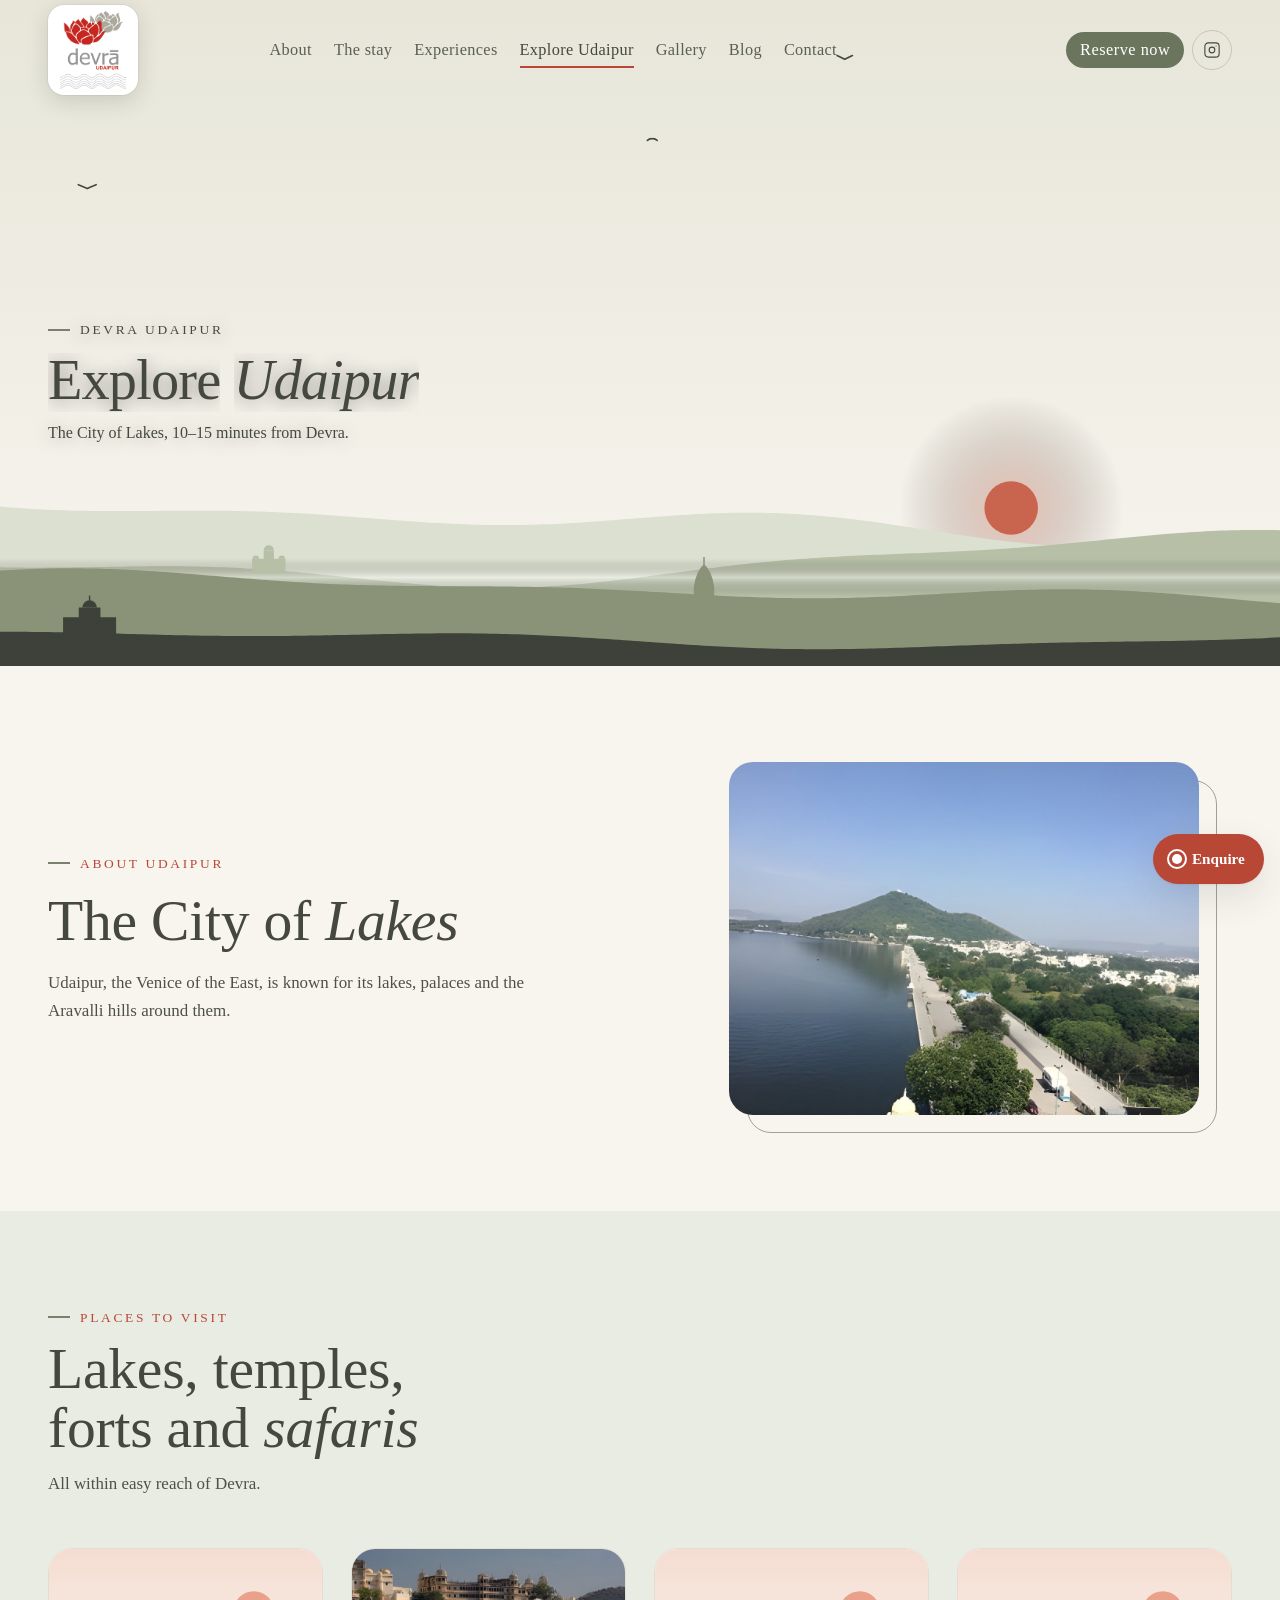
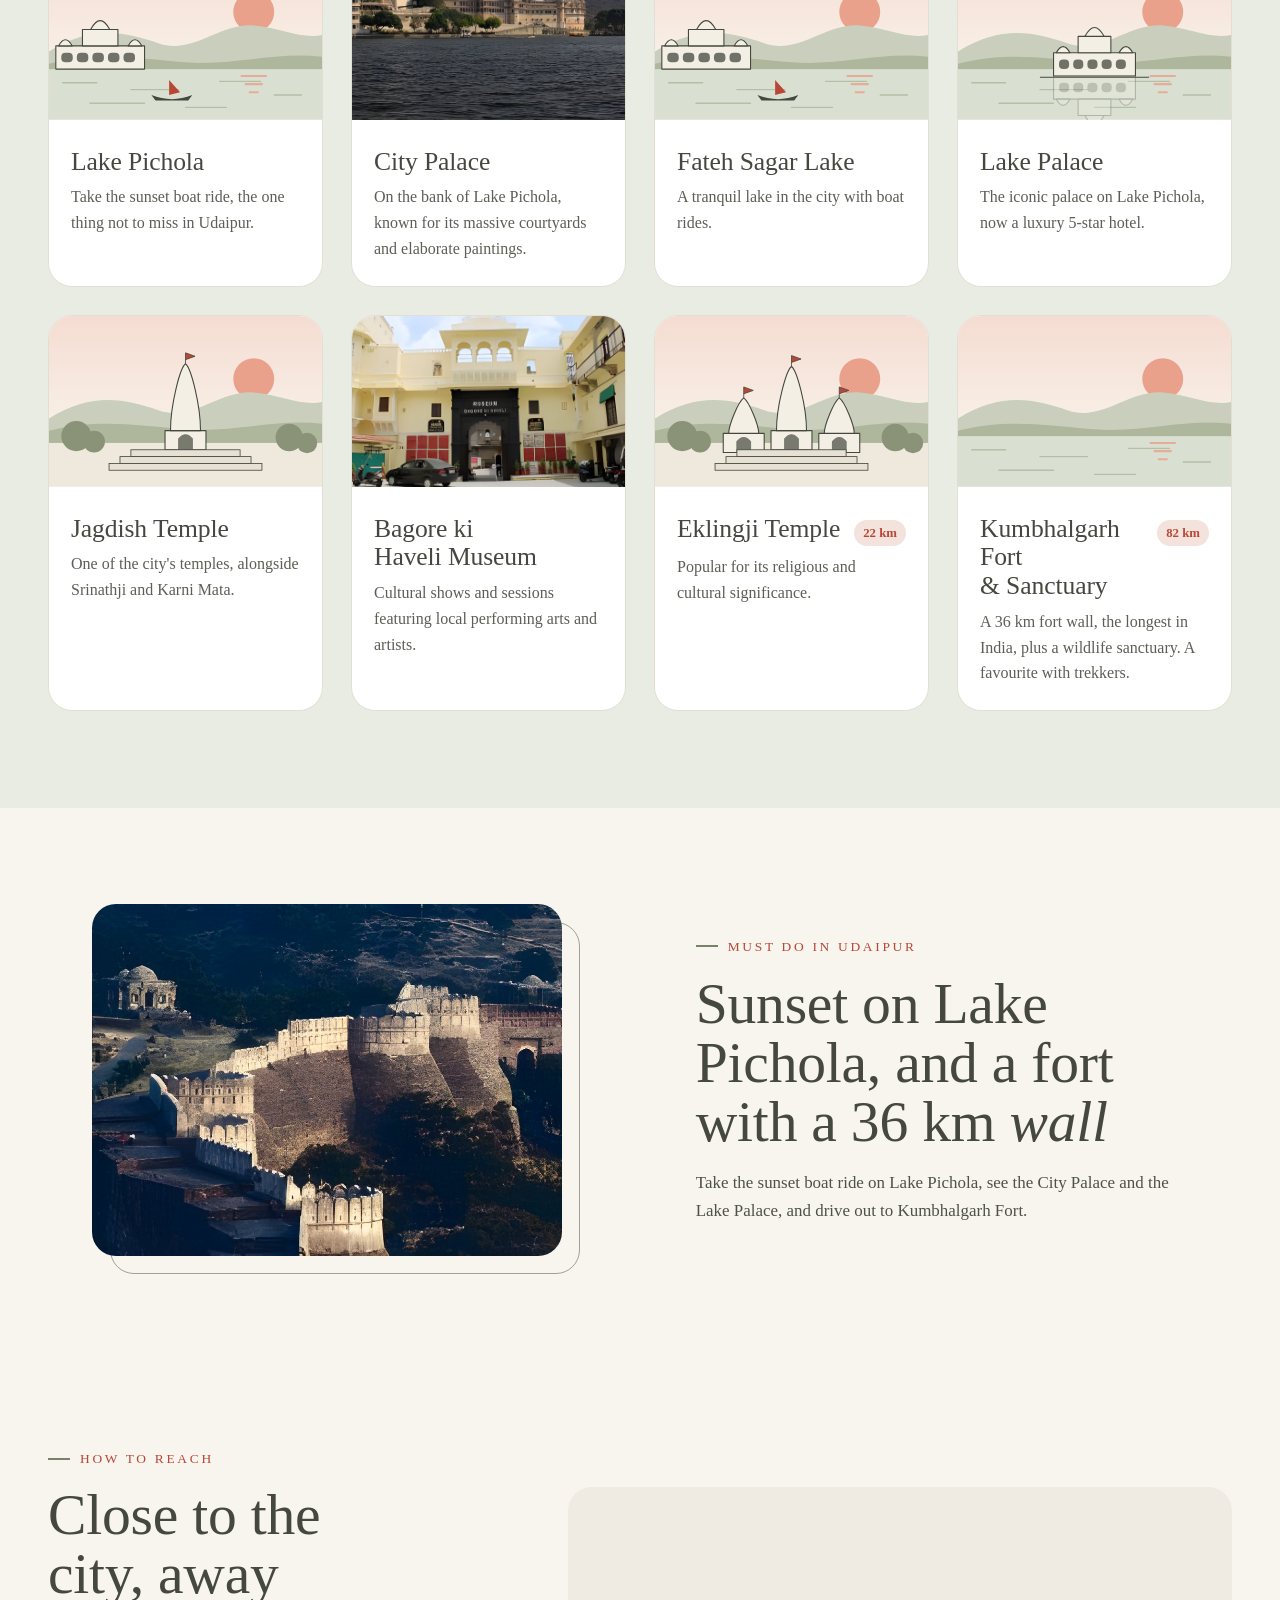
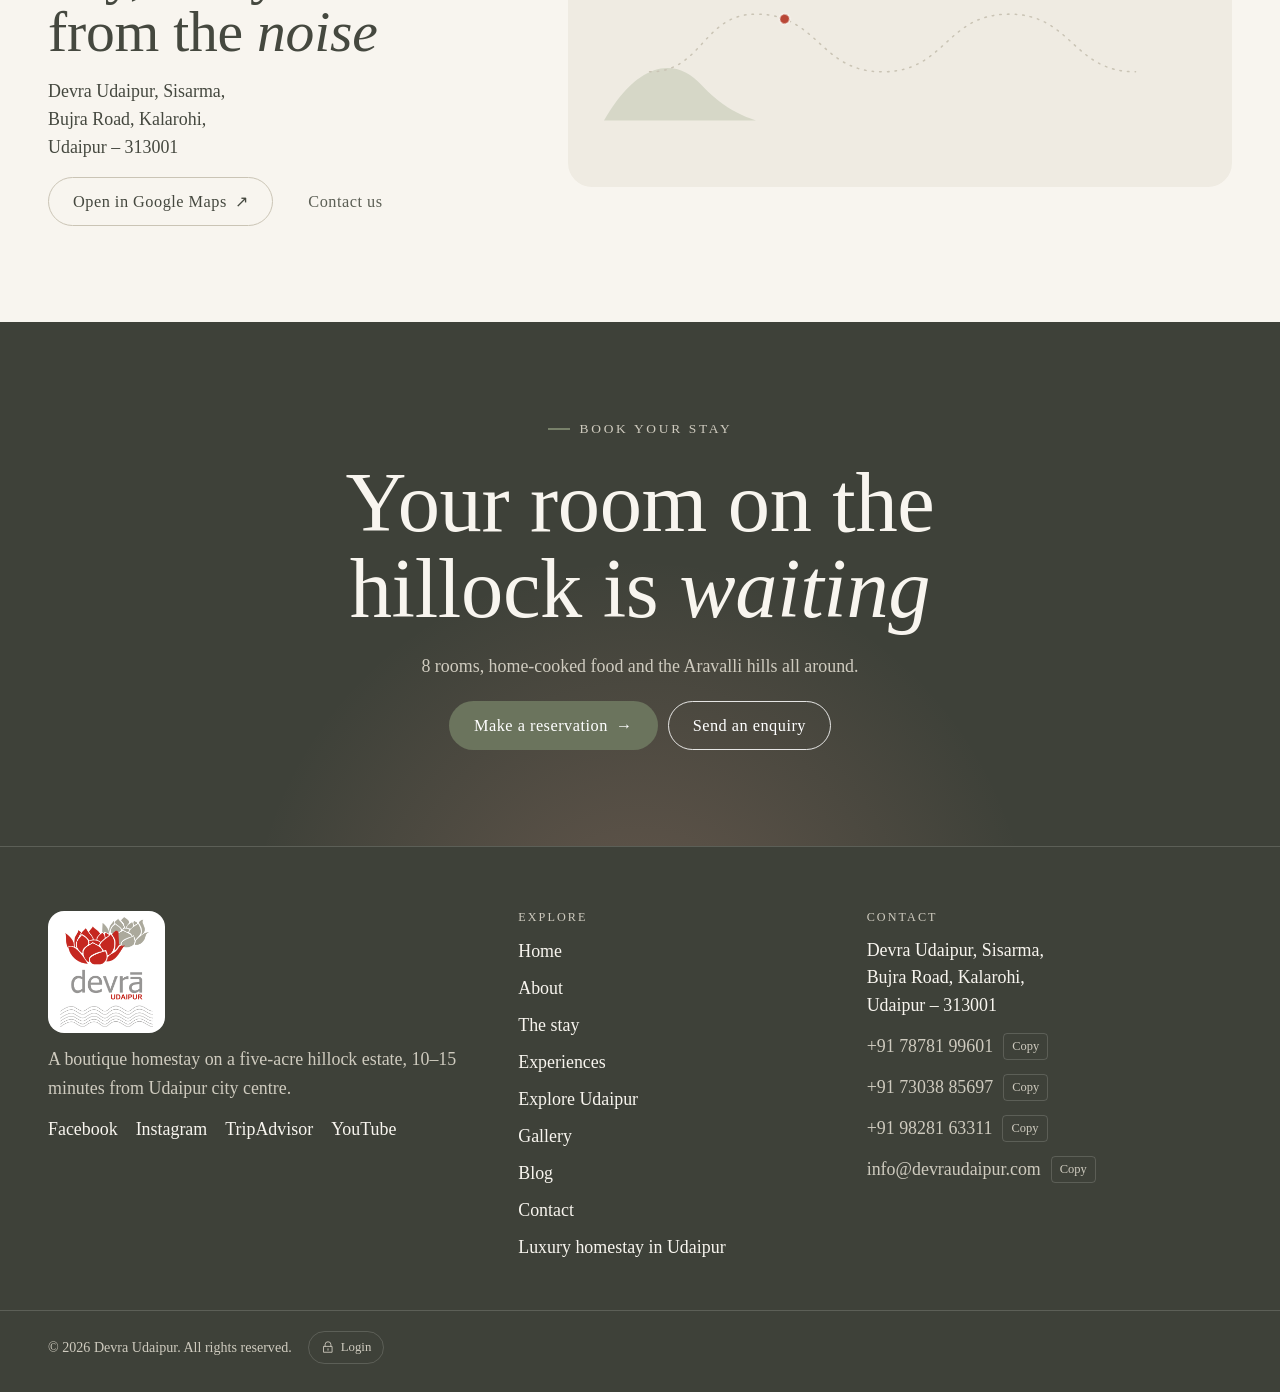
<file: explore-udaipur.html>
<!doctype html>
<html lang="en-IN">
<head>
<meta charset="utf-8">
<meta name="viewport" content="width=device-width,initial-scale=1,viewport-fit=cover">
<title>Explore Udaipur – Lakes, Palaces &amp; Day Trips from Devra</title>
<meta name="description" content="Lake Pichola, City Palace, Fateh Sagar, Jagdish Temple, Kumbhalgarh and more: what to see in Udaipur, 10–15 minutes from Devra homestay.">
<link rel="canonical" href="https://devraudaipur.in/explore-udaipur.html">
<meta name="robots" content="index,follow,max-image-preview:large">
<meta name="geo.region" content="IN-RJ">
<meta name="geo.placename" content="Udaipur, Rajasthan, India">
<meta property="og:type" content="website">
<meta property="og:site_name" content="Devra Udaipur">
<meta property="og:title" content="Explore Udaipur – Lakes, Palaces &amp; Day Trips from Devra">
<meta property="og:description" content="Lake Pichola, City Palace, Fateh Sagar, Jagdish Temple, Kumbhalgarh and more: what to see in Udaipur, 10–15 minutes from Devra homestay.">
<meta property="og:url" content="https://devraudaipur.in/explore-udaipur.html">
<meta property="og:image" content="https://devraudaipur.in/images/m-landscape.jpg">
<meta property="og:locale" content="en_IN">
<meta name="twitter:card" content="summary_large_image">
<meta name="twitter:title" content="Explore Udaipur – Lakes, Palaces &amp; Day Trips from Devra">
<meta name="twitter:description" content="Lake Pichola, City Palace, Fateh Sagar, Jagdish Temple, Kumbhalgarh and more: what to see in Udaipur, 10–15 minutes from Devra homestay.">
<meta name="twitter:image" content="https://devraudaipur.in/images/m-landscape.jpg">
<meta name="theme-color" content="#F8F5EF">
<link rel="icon" type="image/png" href="images/m-logo.png">
<link rel="apple-touch-icon" href="images/m-logo.png">
<link rel="preconnect" href="https://fonts.googleapis.com">
<link rel="preconnect" href="https://fonts.gstatic.com" crossorigin>
<link rel="stylesheet" href="https://fonts.googleapis.com/css2?family=Caveat:wght@400;500;600&family=Rozha+One&family=Tinos:ital,wght@0,400;0,700;1,400;1,700&display=swap">
<style>:root{color-scheme:light;padding-top:env(safe-area-inset-top,0px);padding-bottom:env(safe-area-inset-bottom,0px)}body{margin:0;font:14px/1.4 system-ui,sans-serif}img{max-width:100%}[hidden]{display:none!important}</style>
<link rel="stylesheet" href="site.css">
<script type="application/ld+json">{"@context": "https://schema.org", "@type": "BreadcrumbList", "itemListElement": [{"@type": "ListItem", "position": 1, "name": "Home", "item": "https://devraudaipur.in/"}, {"@type": "ListItem", "position": 2, "name": "Explore Udaipur", "item": "https://devraudaipur.in/explore-udaipur.html"}]}</script>
</head>
<body>
<div class="curtain" id="curtain" aria-hidden="true"><div class="curtain-mark">Devra<small>Udaipur</small><span class="curtain-line"></span></div></div>
<div id="app" data-page="udaipur"><header class="site-head is-over tone-art" id="site-head"><div class="wrap head-row"><a class="brand" href="./" aria-label="Devra Udaipur home"><span class="logo-plate"><img class="brand-logo" src="images/m-logo.png" alt="Devra Udaipur"></span></a><nav id="site-nav" class="site-nav" aria-label="Main"><a href="about.html">About</a><a href="the-stay.html">The stay</a><a href="experiences.html">Experiences</a><a href="explore-udaipur.html" aria-current="page">Explore Udaipur</a><a href="gallery.html">Gallery</a><a href="journal.html">Blog</a><a href="contact.html">Contact</a></nav><div class="head-actions"><a class="btn btn--primary btn--sm" href="https://www.secure-booking-engine.com/accounts/mJa2mGM072QL6Jv1PQn_Fw/properties/YCL864hEwW2Z-uip7zTu2Q/booking-engine/web/source/4wsctBw6Oq6j-g9XuxeRzQ/" target="_blank" rel="noopener">Reserve now</a><a class="ig-link" href="https://www.instagram.com/devraudaipur/" target="_blank" rel="noopener" aria-label="Devra Udaipur on Instagram"><svg viewBox="0 0 24 24" fill="none" stroke="currentColor" stroke-width="1.5" stroke-linecap="round" stroke-linejoin="round" aria-hidden="true"><path d="M7 2.5h10A4.5 4.5 0 0 1 21.5 7v10a4.5 4.5 0 0 1-4.5 4.5H7A4.5 4.5 0 0 1 2.5 17V7A4.5 4.5 0 0 1 7 2.5ZM15.8 12a3.8 3.8 0 1 1-7.6 0 3.8 3.8 0 0 1 7.6 0ZM17.4 6.6h.01"></path></svg></a><button class="menu-btn" type="button" data-act="menu" aria-expanded="false" aria-controls="site-nav">Menu</button></div></div></header><main id="main"><section class="hero hero--page hero--center hero--art"><canvas class="hero-art" data-birds="4" aria-hidden="true" width="1280" height="666"></canvas><div class="wrap hero-content"><p class="eyebrow fade-in">Devra Udaipur</p><h1 class="rise"><span class="w"><span style="--i:0">Explore</span></span> <span class="w accent"><span style="--i:1">Udaipur</span></span></h1><p class="hero-sub fade-in">The City of Lakes, 10–15 minutes from Devra.</p></div></section><section class="band feature clip" id="udaipur_about"><div class="wrap feature-grid"><div class="feature-copy" data-reveal="left"><p class="eyebrow">About Udaipur</p><h2>The City of <em class="ital">Lakes</em></h2><div class="prose"><p>Udaipur, the Venice of the East, is known for its lakes, palaces and the Aravalli hills around them.</p></div></div><div class="feature-media"><div class="parallax" data-reveal="scale"><span class="pic pic--wide"><img src="images/m-fatehsagar.jpg" alt="Fateh Sagar Lake" loading="lazy" decoding="async"></span></div></div></div></section><section class="band band--soft"><div class="wrap"><div class="sec-head" data-reveal=""><div><p class="eyebrow">Places to visit</p><h2>Lakes, temples, forts and <em class="ital">safaris</em></h2><div class="prose"><p>All within easy reach of Devra.</p></div></div></div><div class="places stagger"><article class="place card"><span class="pic place-art" role="img" aria-label="Illustration of Lake Pichola"><svg class="scene" viewBox="0 0 400 250" preserveAspectRatio="xMidYMid slice" aria-hidden="true"><defs><linearGradient id="sg-p-pichola" x1="0" y1="0" x2="0" y2="1"><stop offset="0" stop-color="#F5DCD2"></stop><stop offset=".62" stop-color="#F8EFE6"></stop><stop offset="1" stop-color="#F8F5EF"></stop></linearGradient></defs><rect width="400" height="250" fill="url(#sg-p-pichola)"></rect><circle class="sc-sun" cx="300" cy="92" r="30" fill="#E9A18C"></circle><path d="M0 150 C60 112 110 120 160 138 C210 156 250 108 300 112 C340 116 370 132 400 126 V190 H0Z" fill="#C9CFBC"></path><path d="M0 168 C70 150 130 160 200 166 C270 172 330 150 400 158 V200 H0Z" fill="#AEB79C"></path><rect y="176" width="400" height="74" fill="#D9E0D2"></rect><g class="sc-ripple" stroke="#B4BFA6" stroke-width="2" stroke-linecap="round"><path d="M20 196h50M120 206h70M250 194h60M330 214h40M60 226h80M200 232h60"></path></g><g stroke="#E9A18C" stroke-width="3" stroke-linecap="round" opacity=".8"><path d="M282 186h36M288 198h24M294 210h12"></path></g><g fill="#F4EFE4" stroke="#45483F" stroke-width="1.6" stroke-linejoin="round"><rect x="10" y="142" width="130" height="34"></rect><rect x="49" y="118" width="52" height="24"></rect><path d="M61 118 q14 -26 28 0z"></path><path d="M14 142 q10 -18 20 0z"></path><path d="M116 142 q10 -18 20 0z"></path></g><g fill="#45483F" opacity=".75"><rect x="18" y="152" width="16.8" height="14" rx="6"></rect><rect x="40.8" y="152" width="16.8" height="14" rx="6"></rect><rect x="63.6" y="152" width="16.8" height="14" rx="6"></rect><rect x="86.4" y="152" width="16.8" height="14" rx="6"></rect><rect x="109.2" y="152" width="16.8" height="14" rx="6"></rect></g><g class="sc-boat"><path d="M150 214 q30 12 60 0 l-6 8 h-48z" fill="#45483F"></path><path d="M176 214 v-22 l16 18z" fill="#B94736"></path></g></svg></span><div class="card-body"><div class="place-title"><h3>Lake Pichola</h3></div><p>Take the sunset boat ride, the one thing not to miss in Udaipur.</p></div></article><article class="place card"><span class="pic"><img src="images/m-citypalace.jpg" alt="Udaipur City Palace" loading="lazy" decoding="async"></span><div class="card-body"><div class="place-title"><h3>City Palace</h3></div><p>On the bank of Lake Pichola, known for its massive courtyards and elaborate paintings.</p></div></article><article class="place card"><span class="pic place-art" role="img" aria-label="Illustration of Fateh Sagar Lake"><svg class="scene" viewBox="0 0 400 250" preserveAspectRatio="xMidYMid slice" aria-hidden="true"><defs><linearGradient id="sg-p-fatehsagar" x1="0" y1="0" x2="0" y2="1"><stop offset="0" stop-color="#F5DCD2"></stop><stop offset=".62" stop-color="#F8EFE6"></stop><stop offset="1" stop-color="#F8F5EF"></stop></linearGradient></defs><rect width="400" height="250" fill="url(#sg-p-fatehsagar)"></rect><circle class="sc-sun" cx="300" cy="92" r="30" fill="#E9A18C"></circle><path d="M0 150 C60 112 110 120 160 138 C210 156 250 108 300 112 C340 116 370 132 400 126 V190 H0Z" fill="#C9CFBC"></path><path d="M0 168 C70 150 130 160 200 166 C270 172 330 150 400 158 V200 H0Z" fill="#AEB79C"></path><rect y="176" width="400" height="74" fill="#D9E0D2"></rect><g class="sc-ripple" stroke="#B4BFA6" stroke-width="2" stroke-linecap="round"><path d="M20 196h50M120 206h70M250 194h60M330 214h40M60 226h80M200 232h60"></path></g><g stroke="#E9A18C" stroke-width="3" stroke-linecap="round" opacity=".8"><path d="M282 186h36M288 198h24M294 210h12"></path></g><g fill="#F4EFE4" stroke="#45483F" stroke-width="1.6" stroke-linejoin="round"><rect x="10" y="142" width="130" height="34"></rect><rect x="49" y="118" width="52" height="24"></rect><path d="M61 118 q14 -26 28 0z"></path><path d="M14 142 q10 -18 20 0z"></path><path d="M116 142 q10 -18 20 0z"></path></g><g fill="#45483F" opacity=".75"><rect x="18" y="152" width="16.8" height="14" rx="6"></rect><rect x="40.8" y="152" width="16.8" height="14" rx="6"></rect><rect x="63.6" y="152" width="16.8" height="14" rx="6"></rect><rect x="86.4" y="152" width="16.8" height="14" rx="6"></rect><rect x="109.2" y="152" width="16.8" height="14" rx="6"></rect></g><g class="sc-boat"><path d="M150 214 q30 12 60 0 l-6 8 h-48z" fill="#45483F"></path><path d="M176 214 v-22 l16 18z" fill="#B94736"></path></g></svg></span><div class="card-body"><div class="place-title"><h3>Fateh Sagar Lake</h3></div><p>A tranquil lake in the city with boat rides.</p></div></article><article class="place card"><span class="pic place-art" role="img" aria-label="Illustration of Lake Palace"><svg class="scene" viewBox="0 0 400 250" preserveAspectRatio="xMidYMid slice" aria-hidden="true"><defs><linearGradient id="sg-p-lakepalace" x1="0" y1="0" x2="0" y2="1"><stop offset="0" stop-color="#F5DCD2"></stop><stop offset=".62" stop-color="#F8EFE6"></stop><stop offset="1" stop-color="#F8F5EF"></stop></linearGradient></defs><rect width="400" height="250" fill="url(#sg-p-lakepalace)"></rect><circle class="sc-sun" cx="300" cy="92" r="30" fill="#E9A18C"></circle><path d="M0 150 C60 112 110 120 160 138 C210 156 250 108 300 112 C340 116 370 132 400 126 V190 H0Z" fill="#C9CFBC"></path><path d="M0 168 C70 150 130 160 200 166 C270 172 330 150 400 158 V200 H0Z" fill="#AEB79C"></path><rect y="176" width="400" height="74" fill="#D9E0D2"></rect><g class="sc-ripple" stroke="#B4BFA6" stroke-width="2" stroke-linecap="round"><path d="M20 196h50M120 206h70M250 194h60M330 214h40M60 226h80M200 232h60"></path></g><g stroke="#E9A18C" stroke-width="3" stroke-linecap="round" opacity=".8"><path d="M282 186h36M288 198h24M294 210h12"></path></g><g fill="#F4EFE4" stroke="#45483F" stroke-width="1.6" stroke-linejoin="round"><rect x="140" y="152" width="120" height="34"></rect><rect x="176" y="128" width="48" height="24"></rect><path d="M186 128 q14 -26 28 0z"></path><path d="M144 152 q10 -18 20 0z"></path><path d="M236 152 q10 -18 20 0z"></path></g><g fill="#45483F" opacity=".75"><rect x="148" y="162" width="14.8" height="14" rx="6"></rect><rect x="168.8" y="162" width="14.8" height="14" rx="6"></rect><rect x="189.6" y="162" width="14.8" height="14" rx="6"></rect><rect x="210.4" y="162" width="14.8" height="14" rx="6"></rect><rect x="231.2" y="162" width="14.8" height="14" rx="6"></rect></g><g opacity=".28" transform="translate(0 372) scale(1 -1)"><g fill="#F4EFE4" stroke="#45483F" stroke-width="1.6" stroke-linejoin="round"><rect x="140" y="152" width="120" height="34"></rect><rect x="176" y="128" width="48" height="24"></rect><path d="M186 128 q14 -26 28 0z"></path><path d="M144 152 q10 -18 20 0z"></path><path d="M236 152 q10 -18 20 0z"></path></g><g fill="#45483F" opacity=".75"><rect x="148" y="162" width="14.8" height="14" rx="6"></rect><rect x="168.8" y="162" width="14.8" height="14" rx="6"></rect><rect x="189.6" y="162" width="14.8" height="14" rx="6"></rect><rect x="210.4" y="162" width="14.8" height="14" rx="6"></rect><rect x="231.2" y="162" width="14.8" height="14" rx="6"></rect></g></g><path d="M120 188h160" stroke="#45483F" stroke-width="1.6"></path></svg></span><div class="card-body"><div class="place-title"><h3>Lake Palace</h3></div><p>The iconic palace on Lake Pichola, now a luxury 5-star hotel.</p></div></article><article class="place card"><span class="pic place-art" role="img" aria-label="Illustration of Jagdish Temple"><svg class="scene" viewBox="0 0 400 250" preserveAspectRatio="xMidYMid slice" aria-hidden="true"><defs><linearGradient id="sg-p-jagdish" x1="0" y1="0" x2="0" y2="1"><stop offset="0" stop-color="#F5DCD2"></stop><stop offset=".62" stop-color="#F8EFE6"></stop><stop offset="1" stop-color="#F8F5EF"></stop></linearGradient></defs><rect width="400" height="250" fill="url(#sg-p-jagdish)"></rect><circle class="sc-sun" cx="300" cy="92" r="30" fill="#E9A18C"></circle><path d="M0 150 C60 112 110 120 160 138 C210 156 250 108 300 112 C340 116 370 132 400 126 V190 H0Z" fill="#C9CFBC"></path><path d="M0 168 C70 150 130 160 200 166 C270 172 330 150 400 158 V200 H0Z" fill="#AEB79C"></path><rect y="186" width="400" height="64" fill="#EFE9DD"></rect><g fill="#8A9378"><circle cx="40" cy="176" r="22"></circle><circle cx="66" cy="184" r="16"></circle><circle cx="352" cy="178" r="20"></circle><circle cx="378" cy="186" r="15"></circle></g><g fill="#F4EFE4" stroke="#45483F" stroke-width="1.6" stroke-linejoin="round"><path d="M170 196 v-28 h60 v28z"></path><path d="M178 168 C178 130 192 76 200 70 C208 76 222 130 222 168z"></path><path d="M190 196 v-16 q10 -12 20 0 v16" fill="#45483F" opacity=".7"></path></g><path class="sc-flag" d="M200 70 v-16 l14 5 -14 5" fill="#B94736" stroke="#45483F" stroke-width="1.2"></path><g fill="#E7E1D4" stroke="#45483F" stroke-width="1.2"><rect x="120" y="196" width="160" height="10"></rect><rect x="104" y="206" width="192" height="10"></rect><rect x="88" y="216" width="224" height="10"></rect></g></svg></span><div class="card-body"><div class="place-title"><h3>Jagdish Temple</h3></div><p>One of the city's temples, alongside Srinathji and Karni Mata.</p></div></article><article class="place card"><span class="pic"><img src="images/m-bagore.jpg" alt="Bagore ki Haveli" loading="lazy" decoding="async"></span><div class="card-body"><div class="place-title"><h3>Bagore ki Haveli Museum</h3></div><p>Cultural shows and sessions featuring local performing arts and artists.</p></div></article><article class="place card"><span class="pic place-art" role="img" aria-label="Illustration of Eklingji Temple"><svg class="scene" viewBox="0 0 400 250" preserveAspectRatio="xMidYMid slice" aria-hidden="true"><defs><linearGradient id="sg-p-eklingji" x1="0" y1="0" x2="0" y2="1"><stop offset="0" stop-color="#F5DCD2"></stop><stop offset=".62" stop-color="#F8EFE6"></stop><stop offset="1" stop-color="#F8F5EF"></stop></linearGradient></defs><rect width="400" height="250" fill="url(#sg-p-eklingji)"></rect><circle class="sc-sun" cx="300" cy="92" r="30" fill="#E9A18C"></circle><path d="M0 150 C60 112 110 120 160 138 C210 156 250 108 300 112 C340 116 370 132 400 126 V190 H0Z" fill="#C9CFBC"></path><path d="M0 168 C70 150 130 160 200 166 C270 172 330 150 400 158 V200 H0Z" fill="#AEB79C"></path><rect y="186" width="400" height="64" fill="#EFE9DD"></rect><g fill="#8A9378"><circle cx="40" cy="176" r="22"></circle><circle cx="66" cy="184" r="16"></circle><circle cx="352" cy="178" r="20"></circle><circle cx="378" cy="186" r="15"></circle></g><g fill="#F4EFE4" stroke="#45483F" stroke-width="1.6" stroke-linejoin="round"><path d="M100 200 v-28 h60 v28z"></path><path d="M108 172 C108 159.3 122 126 130 120 C138 126 152 159.3 152 172z"></path><path d="M120 200 v-16 q10 -12 20 0 v16" fill="#45483F" opacity=".7"></path></g><path class="sc-flag" d="M130 120 v-16 l14 5 -14 5" fill="#B94736" stroke="#45483F" stroke-width="1.2"></path><g fill="#F4EFE4" stroke="#45483F" stroke-width="1.6" stroke-linejoin="round"><path d="M240 200 v-28 h60 v28z"></path><path d="M248 172 C248 159.3 262 126 270 120 C278 126 292 159.3 292 172z"></path><path d="M260 200 v-16 q10 -12 20 0 v16" fill="#45483F" opacity=".7"></path></g><path class="sc-flag" d="M270 120 v-16 l14 5 -14 5" fill="#B94736" stroke="#45483F" stroke-width="1.2"></path><g fill="#F4EFE4" stroke="#45483F" stroke-width="1.6" stroke-linejoin="round"><path d="M170 196 v-28 h60 v28z"></path><path d="M178 168 C178 132.2 192 80 200 74 C208 80 222 132.2 222 168z"></path><path d="M190 196 v-16 q10 -12 20 0 v16" fill="#45483F" opacity=".7"></path></g><path class="sc-flag" d="M200 74 v-16 l14 5 -14 5" fill="#B94736" stroke="#45483F" stroke-width="1.2"></path><g fill="#E7E1D4" stroke="#45483F" stroke-width="1.2"><rect x="120" y="196" width="160" height="10"></rect><rect x="104" y="206" width="192" height="10"></rect><rect x="88" y="216" width="224" height="10"></rect></g></svg></span><div class="card-body"><div class="place-title"><h3>Eklingji Temple</h3><span class="dist">22 km</span></div><p>Popular for its religious and cultural significance.</p></div></article><article class="place card"><span class="pic place-art" role="img" aria-label="Illustration of Kumbhalgarh Fort &amp; Sanctuary"><svg class="scene" viewBox="0 0 400 250" preserveAspectRatio="xMidYMid slice" aria-hidden="true"><defs><linearGradient id="sg-p-kumbhalgarh" x1="0" y1="0" x2="0" y2="1"><stop offset="0" stop-color="#F5DCD2"></stop><stop offset=".62" stop-color="#F8EFE6"></stop><stop offset="1" stop-color="#F8F5EF"></stop></linearGradient></defs><rect width="400" height="250" fill="url(#sg-p-kumbhalgarh)"></rect><circle class="sc-sun" cx="300" cy="92" r="30" fill="#E9A18C"></circle><path d="M0 150 C60 112 110 120 160 138 C210 156 250 108 300 112 C340 116 370 132 400 126 V190 H0Z" fill="#C9CFBC"></path><path d="M0 168 C70 150 130 160 200 166 C270 172 330 150 400 158 V200 H0Z" fill="#AEB79C"></path><rect y="176" width="400" height="74" fill="#D9E0D2"></rect><g class="sc-ripple" stroke="#B4BFA6" stroke-width="2" stroke-linecap="round"><path d="M20 196h50M120 206h70M250 194h60M330 214h40M60 226h80M200 232h60"></path></g><g stroke="#E9A18C" stroke-width="3" stroke-linecap="round" opacity=".8"><path d="M282 186h36M288 198h24M294 210h12"></path></g></svg></span><div class="card-body"><div class="place-title"><h3>Kumbhalgarh Fort &amp; Sanctuary</h3><span class="dist">82 km</span></div><p>A 36 km fort wall, the longest in India, plus a wildlife sanctuary. A favourite with trekkers.</p></div></article></div></div></section><section class="band feature clip feature--flip" id="udaipur_mustdo"><div class="wrap feature-grid"><div class="feature-copy" data-reveal="right"><p class="eyebrow">Must do in Udaipur</p><h2>Sunset on Lake Pichola, and a fort with a 36 km <em class="ital">wall</em></h2><div class="prose"><p>Take the sunset boat ride on Lake Pichola, see the City Palace and the Lake Palace, and drive out to Kumbhalgarh Fort.</p></div></div><div class="feature-media"><div class="parallax" data-reveal="scale"><span class="pic pic--wide"><img src="images/m-kumbhalgarh.jpg" alt="Kumbhalgarh Fort" loading="lazy" decoding="async"></span></div></div></div></section><section class="band" id="reach"><div class="wrap route-grid"><div data-reveal="left"><p class="eyebrow">How to reach</p><h2>Close to the city, away from the <em class="ital">noise</em></h2><address>Devra Udaipur, Sisarma,<br>Bujra Road, Kalarohi,<br>Udaipur – 313001</address><div class="btn-row"><a class="btn btn--ghost" href="https://maps.google.com/?q=Devra+Udaipur" target="_blank" rel="noopener">Open in Google Maps <span class="arrow">↗</span></a><a class="btn btn--quiet" href="contact.html">Contact us</a></div></div><div class="route-card"><svg class="route-svg route-h" viewBox="0 0 780 300" role="img" aria-label="Distances from Devra: Udaipur City Centre 7 min drive, Bus Station 11 km, Udaipur Railway Station 12 km, Udaipur Airport 32 km"><path class="r-hill" d="M0,260 C40,190 90,170 130,215 C150,236 170,250 200,260 Z"></path><path class="r-base" d="M60,196 C130,196 130,120 200,120 C283.3333333333333,120 283.3333333333333,196 366.66666666666663,196 C449.99999999999994,196 449.99999999999994,120 533.3333333333333,120 C616.6666666666666,120 616.6666666666666,196 700,196"></path><path class="r-path" id="route-h-path" d="M60,196 C130,196 130,120 200,120 C283.3333333333333,120 283.3333333333333,196 366.66666666666663,196 C449.99999999999994,196 449.99999999999994,120 533.3333333333333,120 C616.6666666666666,120 616.6666666666666,196 700,196" pathLength="1"></path><g class="r-stop"><circle class="r-home" cx="60" cy="196" r="13"></circle><text class="r-label" x="60" y="232" text-anchor="middle">Devra</text></g><g class="r-stop"><circle class="r-node" cx="200" cy="120" r="8"></circle><text class="r-dist" x="200" y="94" text-anchor="middle">7 min drive</text><text class="r-label" x="200" y="68" text-anchor="middle">Udaipur City Centre</text></g><g class="r-stop"><circle class="r-node" cx="366.66666666666663" cy="196" r="8"></circle><text class="r-dist" x="366.66666666666663" y="242" text-anchor="middle">11 km</text><text class="r-label" x="366.66666666666663" y="264" text-anchor="middle">Bus Station</text></g><g class="r-stop"><circle class="r-node" cx="533.3333333333333" cy="120" r="8"></circle><text class="r-dist" x="533.3333333333333" y="94" text-anchor="middle">12 km</text><text class="r-label" x="533.3333333333333" y="68" text-anchor="middle">Udaipur Railway Station</text></g><g class="r-stop"><circle class="r-node" cx="700" cy="196" r="8"></circle><text class="r-dist" x="700" y="242" text-anchor="middle">32 km</text><text class="r-label" x="700" y="264" text-anchor="middle">Udaipur Airport</text></g></svg><svg class="route-svg route-v" viewBox="0 0 340 558" role="img" aria-label="Distances from Devra: Udaipur City Centre 7 min drive, Bus Station 11 km, Udaipur Railway Station 12 km, Udaipur Airport 32 km"><path class="r-hill" d="M0,120 C30,40 90,30 130,95 C140,110 150,120 160,120 Z"></path><path class="r-base" d="M60,60 C60,116 110,116 110,172 C110,228 60,228 60,284 C60,340 110,340 110,396 C110,452 60,452 60,508"></path><path class="r-path" id="route-v-path" d="M60,60 C60,116 110,116 110,172 C110,228 60,228 60,284 C60,340 110,340 110,396 C110,452 60,452 60,508" pathLength="1"></path><g class="r-stop"><circle class="r-home" cx="60" cy="60" r="13"></circle><text class="r-label" x="86" y="65" text-anchor="start">Devra</text></g><g class="r-stop"><circle class="r-node" cx="110" cy="172" r="8"></circle><text class="r-dist" x="132" y="180" text-anchor="start">7 min drive</text><text class="r-label" x="132" y="202" text-anchor="start">Udaipur City Centre</text></g><g class="r-stop"><circle class="r-node" cx="60" cy="284" r="8"></circle><text class="r-dist" x="82" y="292" text-anchor="start">11 km</text><text class="r-label" x="82" y="314" text-anchor="start">Bus Station</text></g><g class="r-stop"><circle class="r-node" cx="110" cy="396" r="8"></circle><text class="r-dist" x="132" y="404" text-anchor="start">12 km</text><text class="r-label" x="132" y="426" text-anchor="start">Udaipur Railway Station</text></g><g class="r-stop"><circle class="r-node" cx="60" cy="508" r="8"></circle><text class="r-dist" x="82" y="516" text-anchor="start">32 km</text><text class="r-label" x="82" y="538" text-anchor="start">Udaipur Airport</text></g></svg></div></div></section><section class="band band--ink book-band"><span class="sun-glow" aria-hidden="true"></span><div class="wrap" data-reveal=""><p class="eyebrow">Book your stay</p><h2>Your room on the hillock is <em class="ital">waiting</em></h2><p>8 rooms, home-cooked food and the Aravalli hills all around.</p><div class="btn-row"><a class="btn btn--haldi" href="https://www.secure-booking-engine.com/accounts/mJa2mGM072QL6Jv1PQn_Fw/properties/YCL864hEwW2Z-uip7zTu2Q/booking-engine/web/source/4wsctBw6Oq6j-g9XuxeRzQ/" target="_blank" rel="noopener">Make a reservation <span class="arrow">→</span></a><a class="btn btn--light" href="contact.html">Send an enquiry</a></div></div></section></main><footer class="site-foot"><div class="wrap foot-grid"><div><span class="logo-plate logo-plate--foot"><img class="foot-logo" src="images/m-logo.png" alt="Devra Udaipur" loading="lazy"></span><p>A boutique homestay on a five-acre hillock estate, 10–15 minutes from Udaipur city centre.</p><ul class="socials"><li><a href="https://www.facebook.com/DevraUdaipurRajasthan/" target="_blank" rel="noopener">Facebook</a></li><li><a href="https://www.instagram.com/devraudaipur/" target="_blank" rel="noopener">Instagram</a></li><li><a href="https://www.tripadvisor.in/Hotel_Review-g297672-d622398-Reviews-Devra_Udaipur-Udaipur_Udaipur_District_Rajasthan.html" target="_blank" rel="noopener">TripAdvisor</a></li><li><a href="https://www.youtube.com/channel/UCvgLNHc2MwSQ90xaG2vx3SA" target="_blank" rel="noopener">YouTube</a></li></ul></div><div><h3>Explore</h3><ul><li><a href="./">Home</a></li><li><a href="about.html">About</a></li><li><a href="the-stay.html">The stay</a></li><li><a href="experiences.html">Experiences</a></li><li><a href="explore-udaipur.html">Explore Udaipur</a></li><li><a href="gallery.html">Gallery</a></li><li><a href="journal.html">Blog</a></li><li><a href="contact.html">Contact</a></li><li><a href="luxury-homestay-udaipur.html">Luxury homestay in Udaipur</a></li></ul></div><div><h3>Contact</h3><address>Devra Udaipur, Sisarma,<br>Bujra Road, Kalarohi,<br>Udaipur – 313001</address><p class="copy-row"><span class="copy-val">+91 78781 99601</span><button type="button" class="copy-btn" data-act="copy" data-copy="+91 78781 99601">Copy</button></p><p class="copy-row"><span class="copy-val">+91 73038 85697</span><button type="button" class="copy-btn" data-act="copy" data-copy="+91 73038 85697">Copy</button></p><p class="copy-row"><span class="copy-val">+91 98281 63311</span><button type="button" class="copy-btn" data-act="copy" data-copy="+91 98281 63311">Copy</button></p><p class="copy-row"><span class="copy-val">info@devraudaipur.com</span><button type="button" class="copy-btn" data-act="copy" data-copy="info@devraudaipur.com">Copy</button></p></div></div><div class="wrap foot-base"><span>© 2026 Devra Udaipur. All rights reserved.</span><a class="login-btn" href="https://claude.ai/artifact/82bbqpzBLtivKbArcMnhde#admin" target="_blank" rel="noopener" aria-label="Admin login"><svg viewBox="0 0 24 24" fill="none" stroke="currentColor" stroke-width="1.5" stroke-linecap="round" stroke-linejoin="round" aria-hidden="true"><path d="M7 11V8a5 5 0 0 1 10 0v3M5 11h14v10H5zM12 15v2.5"></path></svg><span>Login</span></a></div></footer><a class="float-cta" href="contact.html"><span class="pulse" aria-hidden="true"></span>Enquire</a></div>
<noscript><p style="padding:24px">Please enable JavaScript to see the full site.</p></noscript>
<script src="site.js"></script>
</body>
</html>
</file>
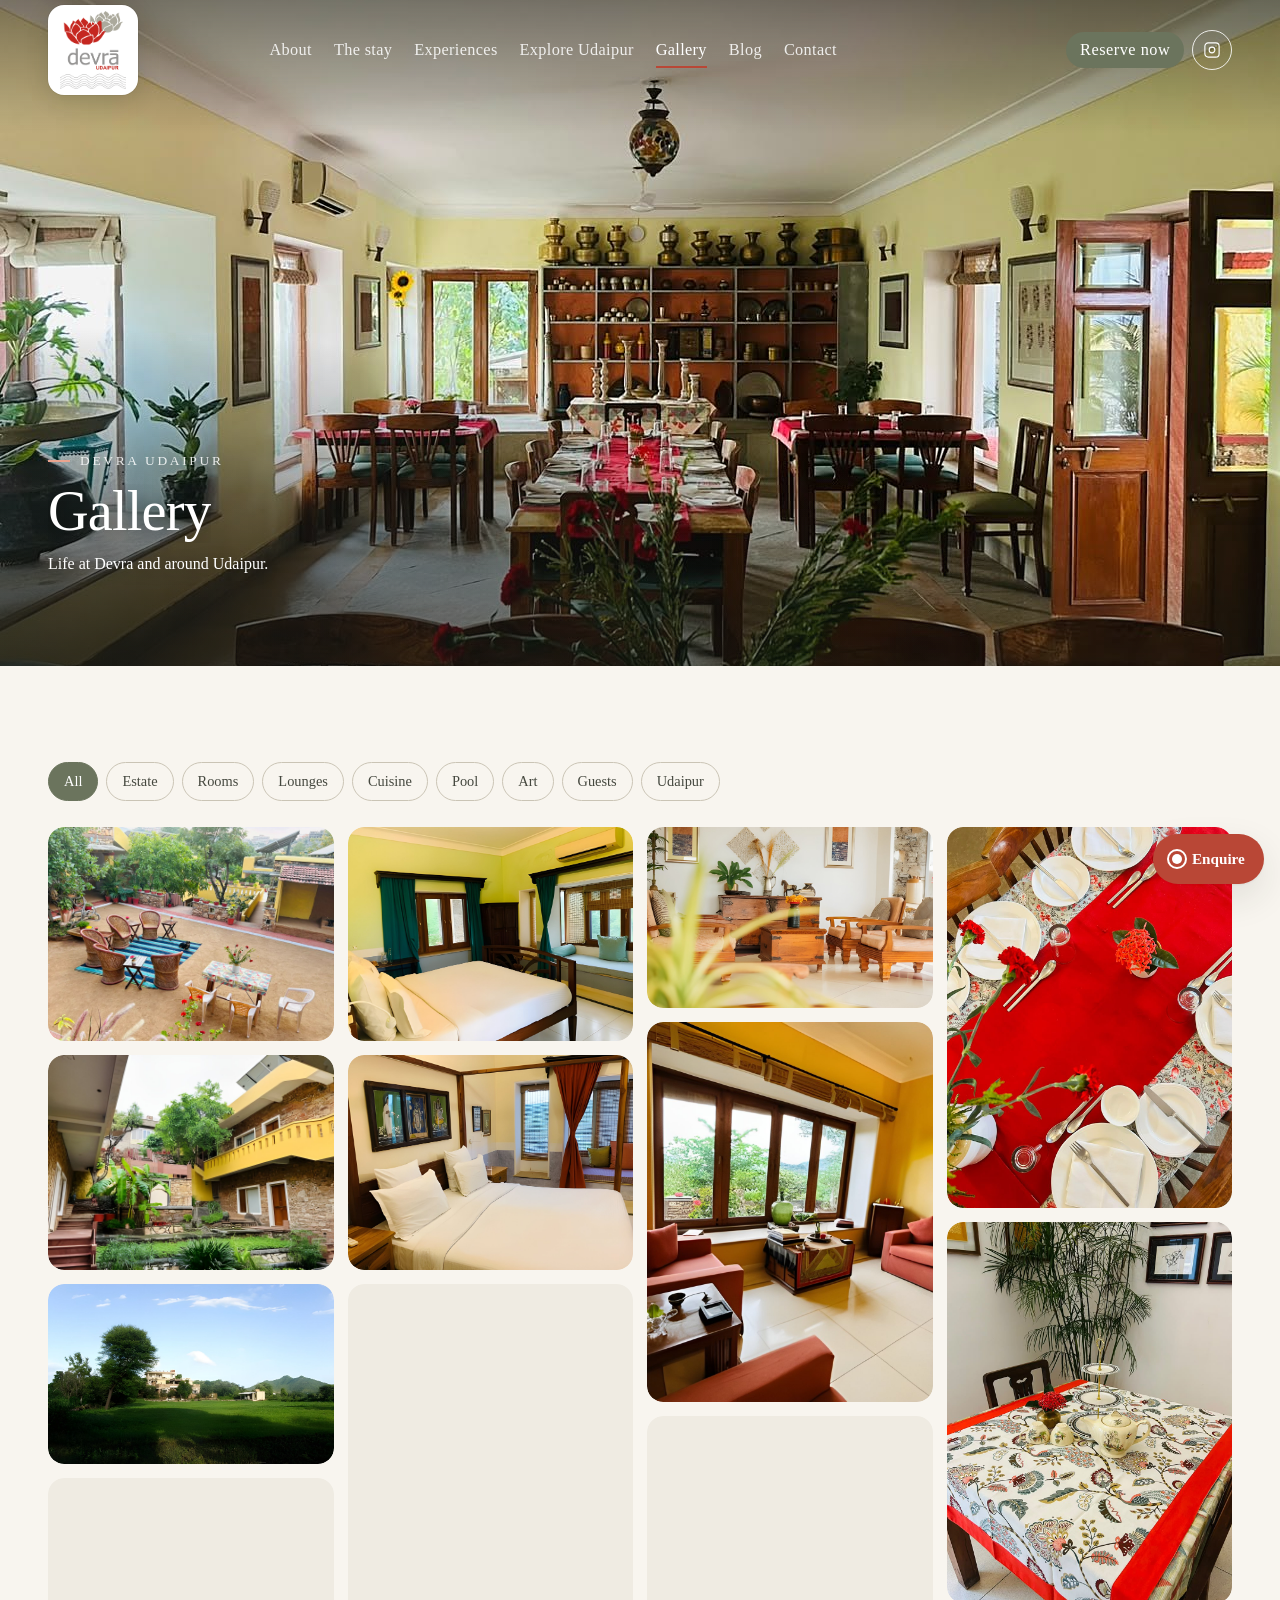
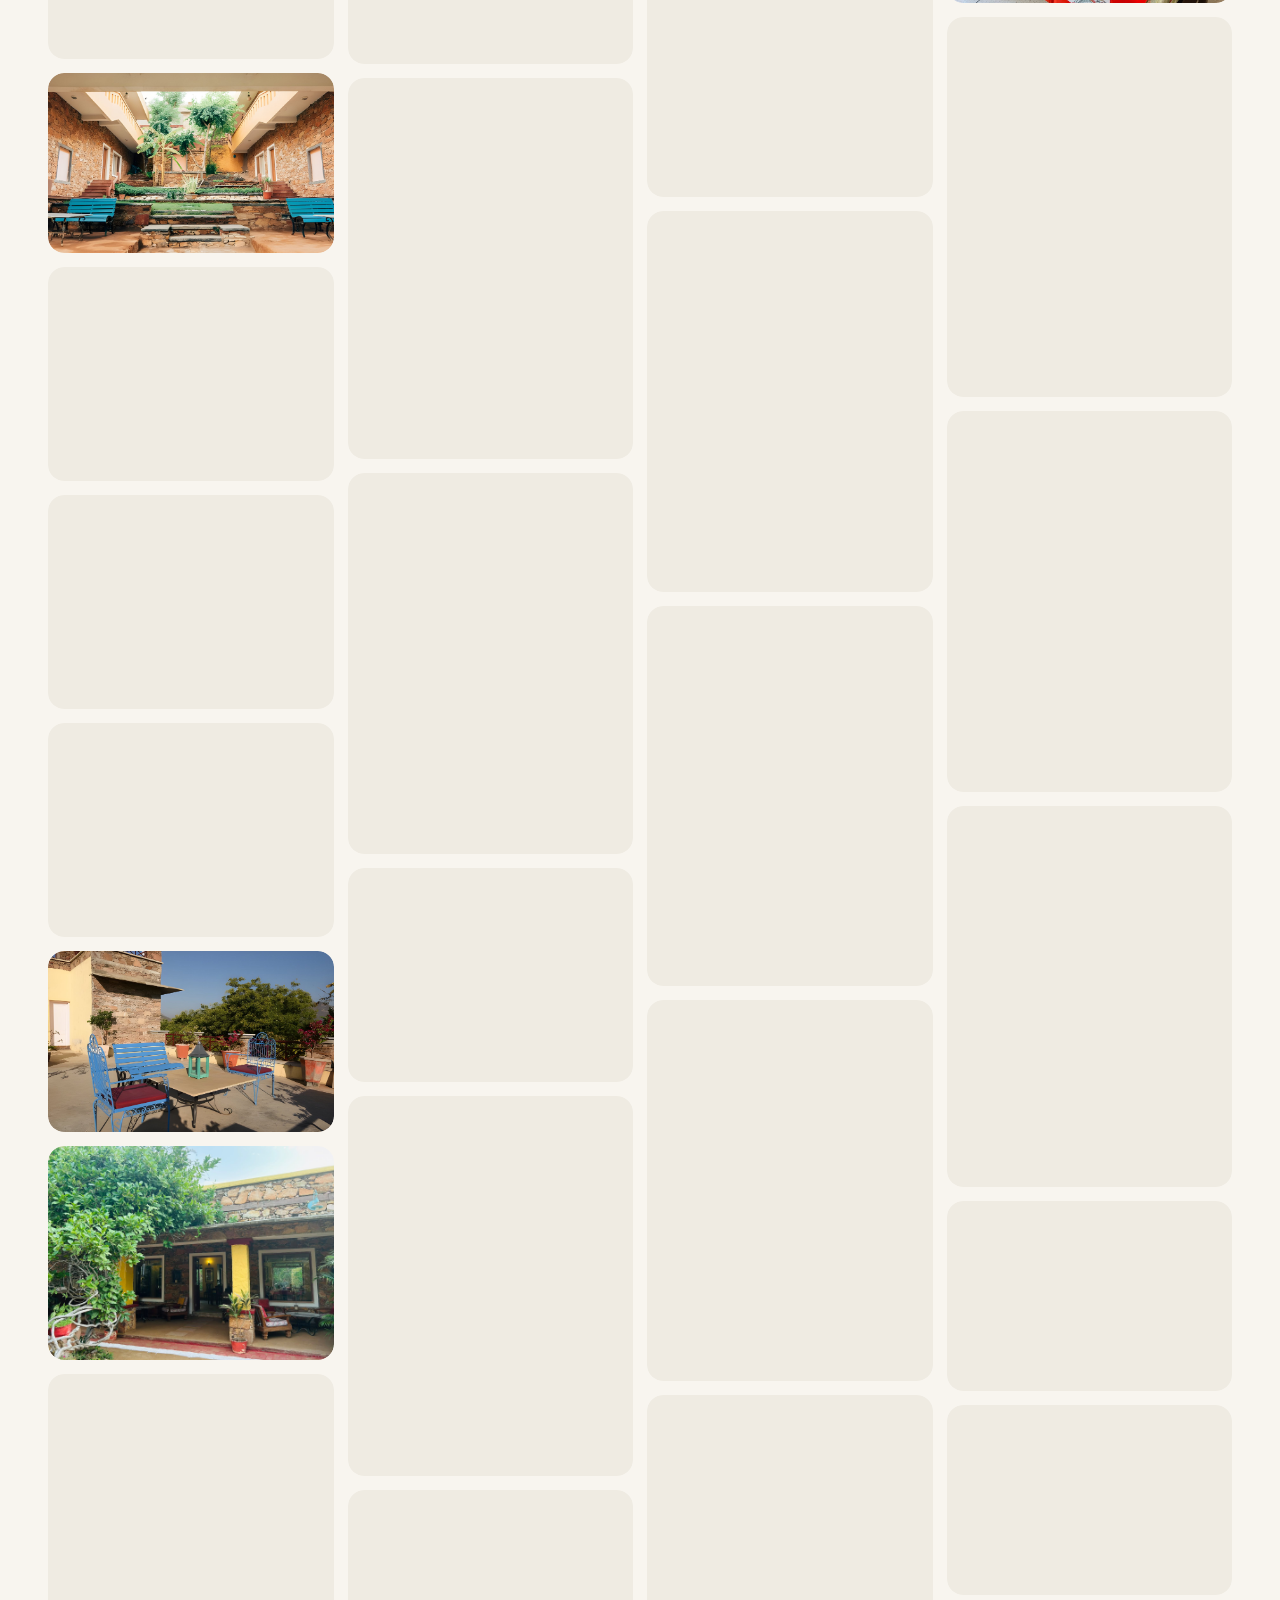
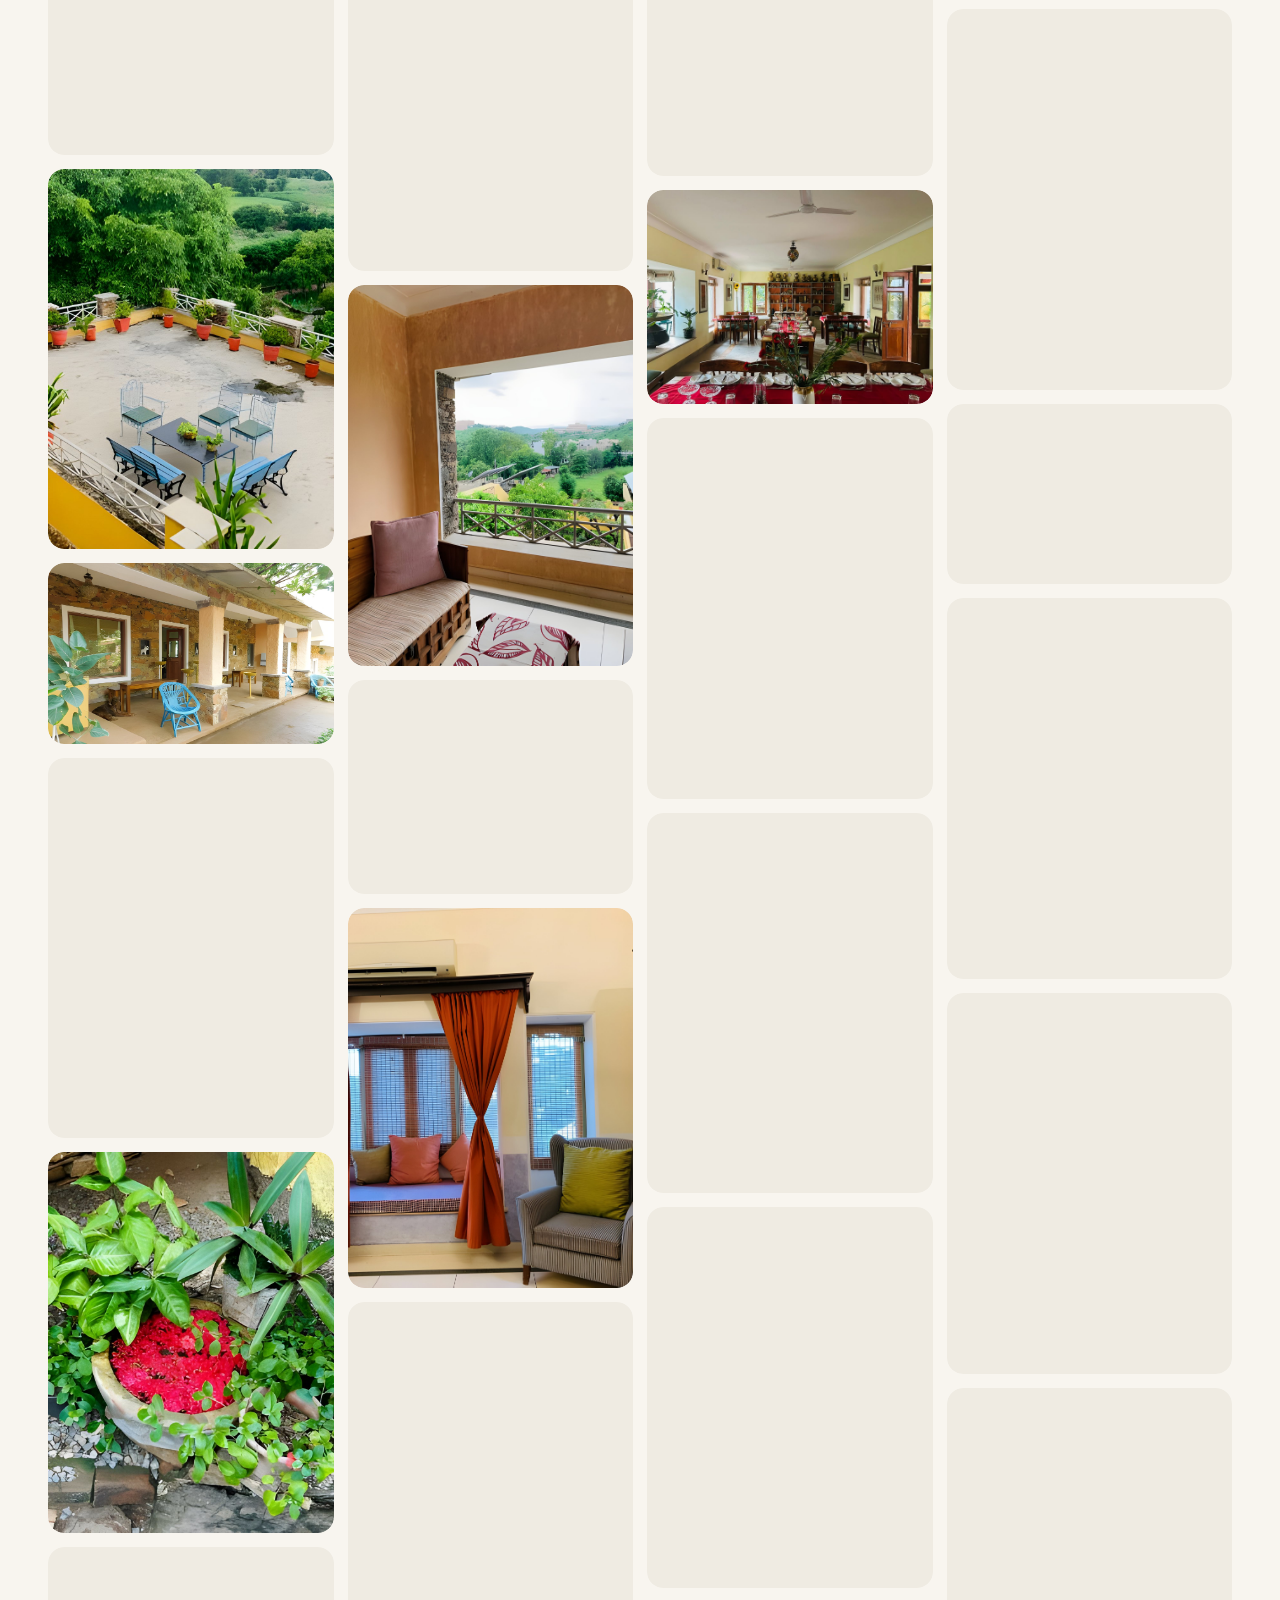
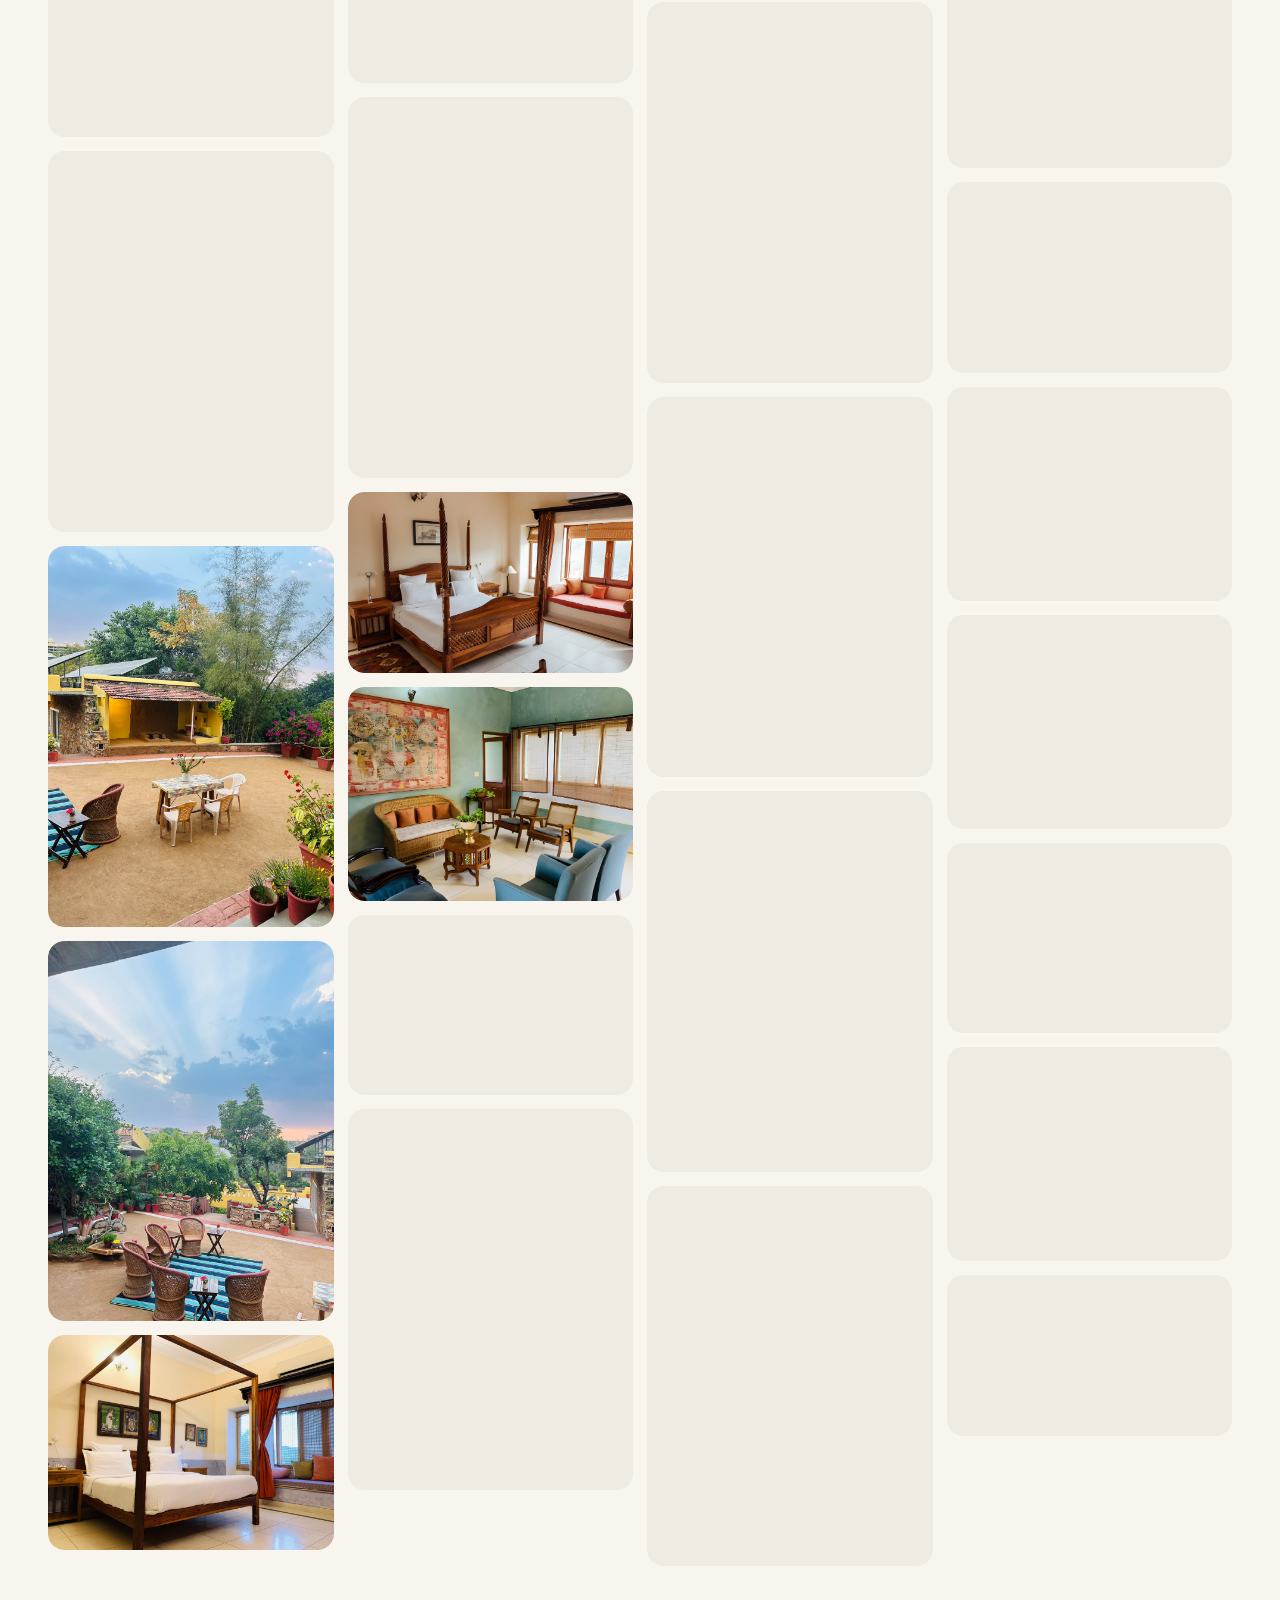
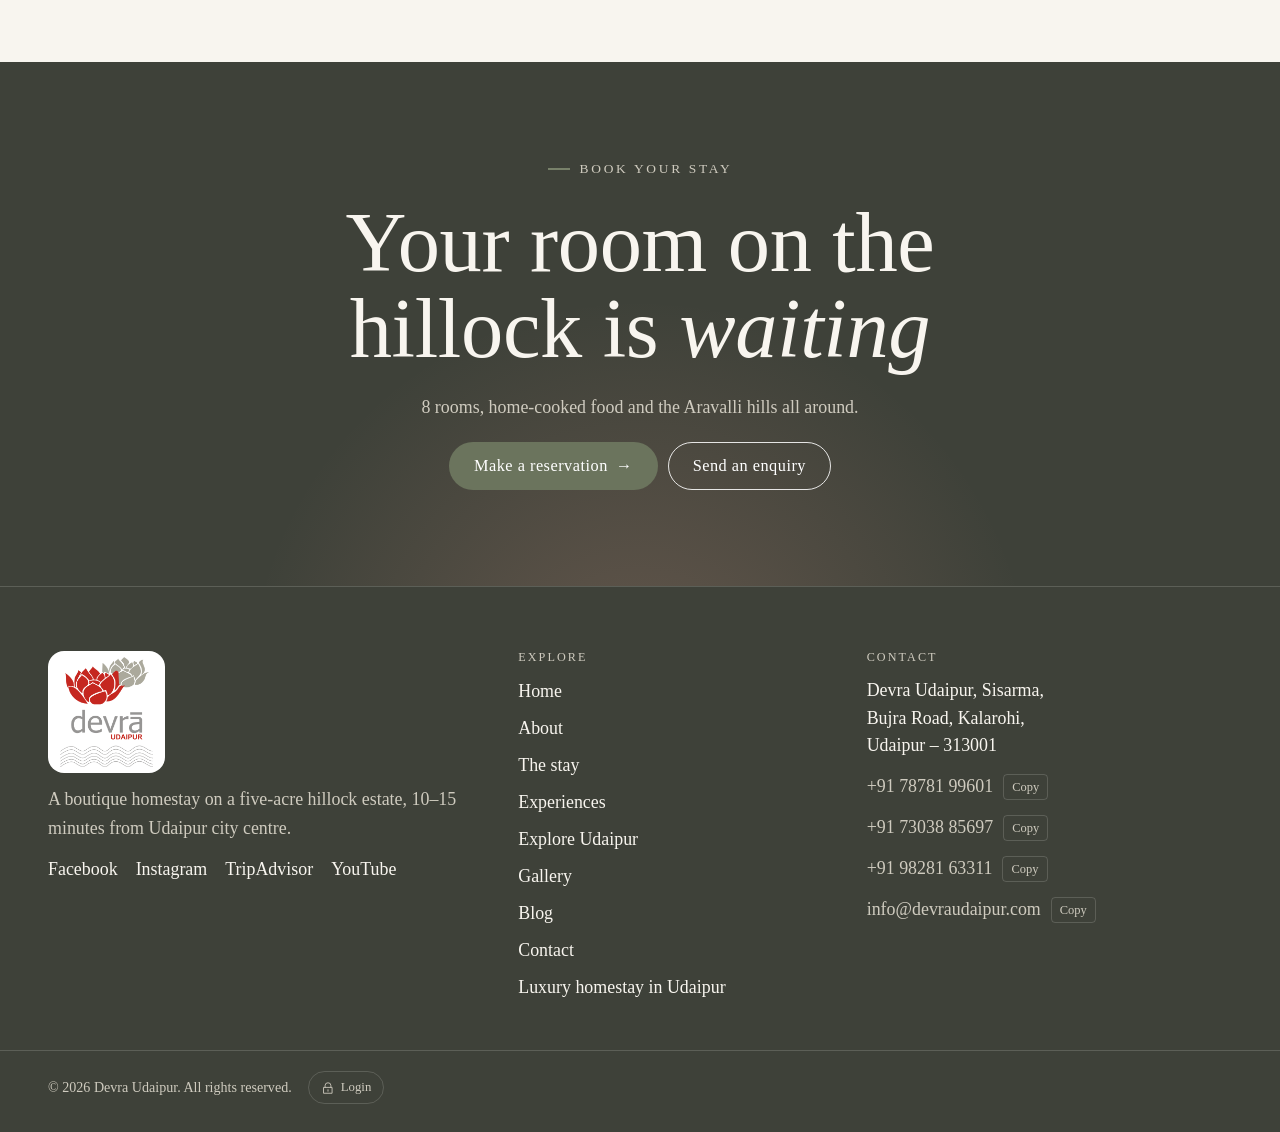
<file: gallery.html>
<!doctype html>
<html lang="en-IN">
<head>
<meta charset="utf-8">
<meta name="viewport" content="width=device-width,initial-scale=1,viewport-fit=cover">
<title>Photo Gallery – Devra Luxury Homestay, Udaipur</title>
<meta name="description" content="Photos of Devra: the hillock estate, rooms, lounges, the pool, Rajasthani food and Udaipur.">
<link rel="canonical" href="https://devraudaipur.in/gallery.html">
<meta name="robots" content="index,follow,max-image-preview:large">
<meta name="geo.region" content="IN-RJ">
<meta name="geo.placename" content="Udaipur, Rajasthan, India">
<meta property="og:type" content="website">
<meta property="og:site_name" content="Devra Udaipur">
<meta property="og:title" content="Photo Gallery – Devra Luxury Homestay, Udaipur">
<meta property="og:description" content="Photos of Devra: the hillock estate, rooms, lounges, the pool, Rajasthani food and Udaipur.">
<meta property="og:url" content="https://devraudaipur.in/gallery.html">
<meta property="og:image" content="https://devraudaipur.in/images/n-dining-wide.jpg">
<meta property="og:locale" content="en_IN">
<meta name="twitter:card" content="summary_large_image">
<meta name="twitter:title" content="Photo Gallery – Devra Luxury Homestay, Udaipur">
<meta name="twitter:description" content="Photos of Devra: the hillock estate, rooms, lounges, the pool, Rajasthani food and Udaipur.">
<meta name="twitter:image" content="https://devraudaipur.in/images/n-dining-wide.jpg">
<meta name="theme-color" content="#F8F5EF">
<link rel="icon" type="image/png" href="images/m-logo.png">
<link rel="apple-touch-icon" href="images/m-logo.png">
<link rel="preconnect" href="https://fonts.googleapis.com">
<link rel="preconnect" href="https://fonts.gstatic.com" crossorigin>
<link rel="stylesheet" href="https://fonts.googleapis.com/css2?family=Caveat:wght@400;500;600&family=Rozha+One&family=Tinos:ital,wght@0,400;0,700;1,400;1,700&display=swap">
<style>:root{color-scheme:light;padding-top:env(safe-area-inset-top,0px);padding-bottom:env(safe-area-inset-bottom,0px)}body{margin:0;font:14px/1.4 system-ui,sans-serif}img{max-width:100%}[hidden]{display:none!important}</style>
<link rel="stylesheet" href="site.css">
<script type="application/ld+json">{"@context": "https://schema.org", "@type": "BreadcrumbList", "itemListElement": [{"@type": "ListItem", "position": 1, "name": "Home", "item": "https://devraudaipur.in/"}, {"@type": "ListItem", "position": 2, "name": "Gallery", "item": "https://devraudaipur.in/gallery.html"}]}</script>
</head>
<body>
<div class="curtain" id="curtain" aria-hidden="true"><div class="curtain-mark">Devra<small>Udaipur</small><span class="curtain-line"></span></div></div>
<div id="app" data-page="gallery"><header class="site-head is-over tone-photo" id="site-head"><div class="wrap head-row"><a class="brand" href="./" aria-label="Devra Udaipur home"><span class="logo-plate"><img class="brand-logo" src="images/m-logo.png" alt="Devra Udaipur"></span></a><nav id="site-nav" class="site-nav" aria-label="Main"><a href="about.html">About</a><a href="the-stay.html">The stay</a><a href="experiences.html">Experiences</a><a href="explore-udaipur.html">Explore Udaipur</a><a href="gallery.html" aria-current="page">Gallery</a><a href="journal.html">Blog</a><a href="contact.html">Contact</a></nav><div class="head-actions"><a class="btn btn--primary btn--sm" href="https://www.secure-booking-engine.com/accounts/mJa2mGM072QL6Jv1PQn_Fw/properties/YCL864hEwW2Z-uip7zTu2Q/booking-engine/web/source/4wsctBw6Oq6j-g9XuxeRzQ/" target="_blank" rel="noopener">Reserve now</a><a class="ig-link" href="https://www.instagram.com/devraudaipur/" target="_blank" rel="noopener" aria-label="Devra Udaipur on Instagram"><svg viewBox="0 0 24 24" fill="none" stroke="currentColor" stroke-width="1.5" stroke-linecap="round" stroke-linejoin="round" aria-hidden="true"><path d="M7 2.5h10A4.5 4.5 0 0 1 21.5 7v10a4.5 4.5 0 0 1-4.5 4.5H7A4.5 4.5 0 0 1 2.5 17V7A4.5 4.5 0 0 1 7 2.5ZM15.8 12a3.8 3.8 0 1 1-7.6 0 3.8 3.8 0 0 1 7.6 0ZM17.4 6.6h.01"></path></svg></a><button class="menu-btn" type="button" data-act="menu" aria-expanded="false" aria-controls="site-nav">Menu</button></div></div></header><main id="main"><section class="hero hero--page hero--center hero--photo"><div class="hero-slides"><div class="slide is-on"><span class="pic"><img src="images/n-dining-wide.jpg" alt="The dining hall, ready for dinner" decoding="async"></span></div></div><div class="hero-shade"></div><div class="wrap hero-content"><p class="eyebrow fade-in">Devra Udaipur</p><h1 class="rise"><span class="w"><span style="--i:0">Gallery</span></span></h1><p class="hero-sub fade-in">Life at Devra and around Udaipur.</p></div></section><section class="band band--tight"><div class="wrap"><div class="filter-row" role="group" aria-label="Filter photos"><button type="button" class="chip-btn is-on" data-act="gal-cat" data-cat="All" aria-pressed="true">All</button><button type="button" class="chip-btn" data-act="gal-cat" data-cat="Estate" aria-pressed="false">Estate</button><button type="button" class="chip-btn" data-act="gal-cat" data-cat="Rooms" aria-pressed="false">Rooms</button><button type="button" class="chip-btn" data-act="gal-cat" data-cat="Lounges" aria-pressed="false">Lounges</button><button type="button" class="chip-btn" data-act="gal-cat" data-cat="Cuisine" aria-pressed="false">Cuisine</button><button type="button" class="chip-btn" data-act="gal-cat" data-cat="Pool" aria-pressed="false">Pool</button><button type="button" class="chip-btn" data-act="gal-cat" data-cat="Art" aria-pressed="false">Art</button><button type="button" class="chip-btn" data-act="gal-cat" data-cat="Guests" aria-pressed="false">Guests</button><button type="button" class="chip-btn" data-act="gal-cat" data-cat="Udaipur" aria-pressed="false">Udaipur</button></div><div class="masonry" id="gallery-grid"><button type="button" class="g-item" data-act="lightbox" data-set="gallery" data-i="0" aria-label="Open photo: The courtyard at Devra"><span class="pic" style="aspect-ratio:1280/960"><img src="images/n-courtyard.jpg" alt="The courtyard at Devra" loading="lazy" decoding="async"></span><span class="g-cap">The courtyard at Devra</span></button><button type="button" class="g-item" data-act="lightbox" data-set="gallery" data-i="1" aria-label="Open photo: The house from the garden"><span class="pic" style="aspect-ratio:1200/900"><img src="images/w-47.jpg" alt="The house from the garden" loading="lazy" decoding="async"></span><span class="g-cap">The house from the garden</span></button><button type="button" class="g-item" data-act="lightbox" data-set="gallery" data-i="2" aria-label="Open photo: Devra and its green estate"><span class="pic" style="aspect-ratio:1800/1138"><img src="images/m-landscape.jpg" alt="Devra and its green estate" loading="lazy" decoding="async"></span><span class="g-cap">Devra and its green estate</span></button><button type="button" class="g-item" data-act="lightbox" data-set="gallery" data-i="3" aria-label="Open photo: View from the terrace"><span class="pic" style="aspect-ratio:1800/1138"><img src="images/m-terrace-view.jpg" alt="View from the terrace" loading="lazy" decoding="async"></span><span class="g-cap">View from the terrace</span></button><button type="button" class="g-item" data-act="lightbox" data-set="gallery" data-i="4" aria-label="Open photo: The central courtyard"><span class="pic" style="aspect-ratio:1800/1138"><img src="images/m-outside9.jpg" alt="The central courtyard" loading="lazy" decoding="async"></span><span class="g-cap">The central courtyard</span></button><button type="button" class="g-item" data-act="lightbox" data-set="gallery" data-i="5" aria-label="Open photo: Garden seating with hill views"><span class="pic" style="aspect-ratio:1200/900"><img src="images/w-56.jpg" alt="Garden seating with hill views" loading="lazy" decoding="async"></span><span class="g-cap">Garden seating with hill views</span></button><button type="button" class="g-item" data-act="lightbox" data-set="gallery" data-i="6" aria-label="Open photo: Evening sky over the Aravallis"><span class="pic" style="aspect-ratio:1280/960"><img src="images/n-sky.jpg" alt="Evening sky over the Aravallis" loading="lazy" decoding="async"></span><span class="g-cap">Evening sky over the Aravallis</span></button><button type="button" class="g-item" data-act="lightbox" data-set="gallery" data-i="7" aria-label="Open photo: Garden path"><span class="pic" style="aspect-ratio:1200/900"><img src="images/w-29.jpg" alt="Garden path" loading="lazy" decoding="async"></span><span class="g-cap">Garden path</span></button><button type="button" class="g-item" data-act="lightbox" data-set="gallery" data-i="8" aria-label="Open photo: The terrace"><span class="pic" style="aspect-ratio:1800/1138"><img src="images/m-terrace.jpg" alt="The terrace" loading="lazy" decoding="async"></span><span class="g-cap">The terrace</span></button><button type="button" class="g-item" data-act="lightbox" data-set="gallery" data-i="9" aria-label="Open photo: The entrance verandah"><span class="pic" style="aspect-ratio:1280/960"><img src="images/n-entrance.jpg" alt="The entrance verandah" loading="lazy" decoding="async"></span><span class="g-cap">The entrance verandah</span></button><button type="button" class="g-item" data-act="lightbox" data-set="gallery" data-i="10" aria-label="Open photo: Balconies through the trees"><span class="pic" style="aspect-ratio:900/1200"><img src="images/w-24.jpg" alt="Balconies through the trees" loading="lazy" decoding="async"></span><span class="g-cap">Balconies through the trees</span></button><button type="button" class="g-item" data-act="lightbox" data-set="gallery" data-i="11" aria-label="Open photo: Terrace seating"><span class="pic" style="aspect-ratio:900/1200"><img src="images/w-42.jpg" alt="Terrace seating" loading="lazy" decoding="async"></span><span class="g-cap">Terrace seating</span></button><button type="button" class="g-item" data-act="lightbox" data-set="gallery" data-i="12" aria-label="Open photo: The verandah"><span class="pic" style="aspect-ratio:1800/1138"><img src="images/m-outside.jpg" alt="The verandah" loading="lazy" decoding="async"></span><span class="g-cap">The verandah</span></button><button type="button" class="g-item" data-act="lightbox" data-set="gallery" data-i="13" aria-label="Open photo: Garden blooms"><span class="pic" style="aspect-ratio:900/1200"><img src="images/w-31.jpg" alt="Garden blooms" loading="lazy" decoding="async"></span><span class="g-cap">Garden blooms</span></button><button type="button" class="g-item" data-act="lightbox" data-set="gallery" data-i="14" aria-label="Open photo: Flowers in the garden"><span class="pic" style="aspect-ratio:900/1200"><img src="images/w-43.jpg" alt="Flowers in the garden" loading="lazy" decoding="async"></span><span class="g-cap">Flowers in the garden</span></button><button type="button" class="g-item" data-act="lightbox" data-set="gallery" data-i="15" aria-label="Open photo: Terrace seating with a view"><span class="pic" style="aspect-ratio:1200/800"><img src="images/m-terrace4.jpg" alt="Terrace seating with a view" loading="lazy" decoding="async"></span><span class="g-cap">Terrace seating with a view</span></button><button type="button" class="g-item" data-act="lightbox" data-set="gallery" data-i="16" aria-label="Open photo: View of the Aravalli hills"><span class="pic" style="aspect-ratio:960/1280"><img src="images/n-view.jpg" alt="View of the Aravalli hills" loading="lazy" decoding="async"></span><span class="g-cap">View of the Aravalli hills</span></button><button type="button" class="g-item" data-act="lightbox" data-set="gallery" data-i="17" aria-label="Open photo: Courtyard seating under the trees"><span class="pic" style="aspect-ratio:960/1280"><img src="images/n-courtyard-day.jpg" alt="Courtyard seating under the trees" loading="lazy" decoding="async"></span><span class="g-cap">Courtyard seating under the trees</span></button><button type="button" class="g-item" data-act="lightbox" data-set="gallery" data-i="18" aria-label="Open photo: Sunset over the courtyard"><span class="pic" style="aspect-ratio:960/1280"><img src="images/n-sunset.jpg" alt="Sunset over the courtyard" loading="lazy" decoding="async"></span><span class="g-cap">Sunset over the courtyard</span></button><button type="button" class="g-item" data-act="lightbox" data-set="gallery" data-i="19" aria-label="Open photo: Four-poster room"><span class="pic" style="aspect-ratio:2000/1500"><img src="images/w-08.jpg" alt="Four-poster room" loading="lazy" decoding="async"></span><span class="g-cap">Four-poster room</span></button><button type="button" class="g-item" data-act="lightbox" data-set="gallery" data-i="20" aria-label="Open photo: A sunny yellow room"><span class="pic" style="aspect-ratio:1800/1350"><img src="images/w-16.jpg" alt="A sunny yellow room" loading="lazy" decoding="async"></span><span class="g-cap">A sunny yellow room</span></button><button type="button" class="g-item" data-act="lightbox" data-set="gallery" data-i="21" aria-label="Open photo: A bright double room"><span class="pic" style="aspect-ratio:1800/1350"><img src="images/w-12.jpg" alt="A bright double room" loading="lazy" decoding="async"></span><span class="g-cap">A bright double room</span></button><button type="button" class="g-item" data-act="lightbox" data-set="gallery" data-i="22" aria-label="Open photo: Green room with a carved bed"><span class="pic" style="aspect-ratio:1350/1800"><img src="images/w-20.jpg" alt="Green room with a carved bed" loading="lazy" decoding="async"></span><span class="g-cap">Green room with a carved bed</span></button><button type="button" class="g-item" data-act="lightbox" data-set="gallery" data-i="23" aria-label="Open photo: Room with paintings above the bed"><span class="pic" style="aspect-ratio:1350/1800"><img src="images/w-13.jpg" alt="Room with paintings above the bed" loading="lazy" decoding="async"></span><span class="g-cap">Room with paintings above the bed</span></button><button type="button" class="g-item" data-act="lightbox" data-set="gallery" data-i="24" aria-label="Open photo: Twin room"><span class="pic" style="aspect-ratio:900/1200"><img src="images/w-26.jpg" alt="Twin room" loading="lazy" decoding="async"></span><span class="g-cap">Twin room</span></button><button type="button" class="g-item" data-act="lightbox" data-set="gallery" data-i="25" aria-label="Open photo: A room with red armchairs"><span class="pic" style="aspect-ratio:1200/900"><img src="images/w-49.jpg" alt="A room with red armchairs" loading="lazy" decoding="async"></span><span class="g-cap">A room with red armchairs</span></button><button type="button" class="g-item" data-act="lightbox" data-set="gallery" data-i="26" aria-label="Open photo: A room with an antique bed"><span class="pic" style="aspect-ratio:900/1200"><img src="images/w-54.jpg" alt="A room with an antique bed" loading="lazy" decoding="async"></span><span class="g-cap">A room with an antique bed</span></button><button type="button" class="g-item" data-act="lightbox" data-set="gallery" data-i="27" aria-label="Open photo: Attached bathroom with amenities"><span class="pic" style="aspect-ratio:900/1200"><img src="images/w-50.jpg" alt="Attached bathroom with amenities" loading="lazy" decoding="async"></span><span class="g-cap">Attached bathroom with amenities</span></button><button type="button" class="g-item" data-act="lightbox" data-set="gallery" data-i="28" aria-label="Open photo: Window seat on the balcony"><span class="pic" style="aspect-ratio:1350/1800"><img src="images/w-02.jpg" alt="Window seat on the balcony" loading="lazy" decoding="async"></span><span class="g-cap">Window seat on the balcony</span></button><button type="button" class="g-item" data-act="lightbox" data-set="gallery" data-i="29" aria-label="Open photo: Balcony sitting area"><span class="pic" style="aspect-ratio:1800/1350"><img src="images/w-01.jpg" alt="Balcony sitting area" loading="lazy" decoding="async"></span><span class="g-cap">Balcony sitting area</span></button><button type="button" class="g-item" data-act="lightbox" data-set="gallery" data-i="30" aria-label="Open photo: Window seat"><span class="pic" style="aspect-ratio:1350/1800"><img src="images/w-07.jpg" alt="Window seat" loading="lazy" decoding="async"></span><span class="g-cap">Window seat</span></button><button type="button" class="g-item" data-act="lightbox" data-set="gallery" data-i="31" aria-label="Open photo: A double room"><span class="pic" style="aspect-ratio:900/1200"><img src="images/w-45.jpg" alt="A double room" loading="lazy" decoding="async"></span><span class="g-cap">A double room</span></button><button type="button" class="g-item" data-act="lightbox" data-set="gallery" data-i="32" aria-label="Open photo: A room with a reading chair"><span class="pic" style="aspect-ratio:900/1200"><img src="images/w-46.jpg" alt="A room with a reading chair" loading="lazy" decoding="async"></span><span class="g-cap">A room with a reading chair</span></button><button type="button" class="g-item" data-act="lightbox" data-set="gallery" data-i="33" aria-label="Open photo: Four-poster bed and a bay-window day bed"><span class="pic" style="aspect-ratio:1800/1141"><img src="images/m-bed.jpg" alt="Four-poster bed and a bay-window day bed" loading="lazy" decoding="async"></span><span class="g-cap">Four-poster bed and a bay-window day bed</span></button><button type="button" class="g-item" data-act="lightbox" data-set="gallery" data-i="34" aria-label="Open photo: Lounge with a painted mural"><span class="pic" style="aspect-ratio:1800/1350"><img src="images/w-18.jpg" alt="Lounge with a painted mural" loading="lazy" decoding="async"></span><span class="g-cap">Lounge with a painted mural</span></button><button type="button" class="g-item" data-act="lightbox" data-set="gallery" data-i="35" aria-label="Open photo: The colourful sitting room"><span class="pic" style="aspect-ratio:1800/1138"><img src="images/m-lounge8.jpg" alt="The colourful sitting room" loading="lazy" decoding="async"></span><span class="g-cap">The colourful sitting room</span></button><button type="button" class="g-item" data-act="lightbox" data-set="gallery" data-i="36" aria-label="Open photo: The living room"><span class="pic" style="aspect-ratio:1350/1800"><img src="images/w-32.jpg" alt="The living room" loading="lazy" decoding="async"></span><span class="g-cap">The living room</span></button><button type="button" class="g-item" data-act="lightbox" data-set="gallery" data-i="37" aria-label="Open photo: The lounge"><span class="pic" style="aspect-ratio:1800/1138"><img src="images/m-lounge7.jpg" alt="The lounge" loading="lazy" decoding="async"></span><span class="g-cap">The lounge</span></button><button type="button" class="g-item" data-act="lightbox" data-set="gallery" data-i="38" aria-label="Open photo: Sitting area with big windows"><span class="pic" style="aspect-ratio:900/1200"><img src="images/w-33.jpg" alt="Sitting area with big windows" loading="lazy" decoding="async"></span><span class="g-cap">Sitting area with big windows</span></button><button type="button" class="g-item" data-act="lightbox" data-set="gallery" data-i="39" aria-label="Open photo: Sitting room"><span class="pic" style="aspect-ratio:900/1200"><img src="images/w-53.jpg" alt="Sitting room" loading="lazy" decoding="async"></span><span class="g-cap">Sitting room</span></button><button type="button" class="g-item" data-act="lightbox" data-set="gallery" data-i="40" aria-label="Open photo: Sitting area by the stone wall"><span class="pic" style="aspect-ratio:900/1200"><img src="images/w-60.jpg" alt="Sitting area by the stone wall" loading="lazy" decoding="async"></span><span class="g-cap">Sitting area by the stone wall</span></button><button type="button" class="g-item" data-act="lightbox" data-set="gallery" data-i="41" aria-label="Open photo: The lounge"><span class="pic" style="aspect-ratio:960/1280"><img src="images/n-lounge.jpg" alt="The lounge" loading="lazy" decoding="async"></span><span class="g-cap">The lounge</span></button><button type="button" class="g-item" data-act="lightbox" data-set="gallery" data-i="42" aria-label="Open photo: Lounge with handpicked art"><span class="pic" style="aspect-ratio:960/1280"><img src="images/n-lounge2.jpg" alt="Lounge with handpicked art" loading="lazy" decoding="async"></span><span class="g-cap">Lounge with handpicked art</span></button><button type="button" class="g-item" data-act="lightbox" data-set="gallery" data-i="43" aria-label="Open photo: Lounge opening onto the courtyard"><span class="pic" style="aspect-ratio:960/1280"><img src="images/n-lounge4.jpg" alt="Lounge opening onto the courtyard" loading="lazy" decoding="async"></span><span class="g-cap">Lounge opening onto the courtyard</span></button><button type="button" class="g-item" data-act="lightbox" data-set="gallery" data-i="44" aria-label="Open photo: The dining hall, ready for dinner"><span class="pic" style="aspect-ratio:1280/960"><img src="images/n-dining-wide.jpg" alt="The dining hall, ready for dinner" loading="lazy" decoding="async"></span><span class="g-cap">The dining hall, ready for dinner</span></button><button type="button" class="g-item" data-act="lightbox" data-set="gallery" data-i="45" aria-label="Open photo: The dining hall"><span class="pic" style="aspect-ratio:960/1280"><img src="images/n-dining-hall.jpg" alt="The dining hall" loading="lazy" decoding="async"></span><span class="g-cap">The dining hall</span></button><button type="button" class="g-item" data-act="lightbox" data-set="gallery" data-i="46" aria-label="Open photo: Table set for a gathering"><span class="pic" style="aspect-ratio:960/1280"><img src="images/n-dining-long.jpg" alt="Table set for a gathering" loading="lazy" decoding="async"></span><span class="g-cap">Table set for a gathering</span></button><button type="button" class="g-item" data-act="lightbox" data-set="gallery" data-i="47" aria-label="Open photo: Fresh flowers on the dining table"><span class="pic" style="aspect-ratio:960/1280"><img src="images/n-table-flowers.jpg" alt="Fresh flowers on the dining table" loading="lazy" decoding="async"></span><span class="g-cap">Fresh flowers on the dining table</span></button><button type="button" class="g-item" data-act="lightbox" data-set="gallery" data-i="48" aria-label="Open photo: Block-printed linen and vintage plates"><span class="pic" style="aspect-ratio:960/1280"><img src="images/n-plates.jpg" alt="Block-printed linen and vintage plates" loading="lazy" decoding="async"></span><span class="g-cap">Block-printed linen and vintage plates</span></button><button type="button" class="g-item" data-act="lightbox" data-set="gallery" data-i="49" aria-label="Open photo: High tea at Devra"><span class="pic" style="aspect-ratio:960/1280"><img src="images/n-tea.jpg" alt="High tea at Devra" loading="lazy" decoding="async"></span><span class="g-cap">High tea at Devra</span></button><button type="button" class="g-item" data-act="lightbox" data-set="gallery" data-i="50" aria-label="Open photo: Sweets for our guests"><span class="pic" style="aspect-ratio:960/1280"><img src="images/n-sweets.jpg" alt="Sweets for our guests" loading="lazy" decoding="async"></span><span class="g-cap">Sweets for our guests</span></button><button type="button" class="g-item" data-act="lightbox" data-set="gallery" data-i="51" aria-label="Open photo: Dining table by the window"><span class="pic" style="aspect-ratio:960/1280"><img src="images/n-dining.jpg" alt="Dining table by the window" loading="lazy" decoding="async"></span><span class="g-cap">Dining table by the window</span></button><button type="button" class="g-item" data-act="lightbox" data-set="gallery" data-i="52" aria-label="Open photo: Table set with fresh flowers"><span class="pic" style="aspect-ratio:960/1280"><img src="images/n-dining-top.jpg" alt="Table set with fresh flowers" loading="lazy" decoding="async"></span><span class="g-cap">Table set with fresh flowers</span></button><button type="button" class="g-item" data-act="lightbox" data-set="gallery" data-i="53" aria-label="Open photo: Tea table in the dining room"><span class="pic" style="aspect-ratio:960/1280"><img src="images/n-table-palm.jpg" alt="Tea table in the dining room" loading="lazy" decoding="async"></span><span class="g-cap">Tea table in the dining room</span></button><button type="button" class="g-item" data-act="lightbox" data-set="gallery" data-i="54" aria-label="Open photo: The dining room"><span class="pic" style="aspect-ratio:960/1280"><img src="images/n-table-long.jpg" alt="The dining room" loading="lazy" decoding="async"></span><span class="g-cap">The dining room</span></button><button type="button" class="g-item" data-act="lightbox" data-set="gallery" data-i="55" aria-label="Open photo: Breakfast in the garden"><span class="pic" style="aspect-ratio:900/1200"><img src="images/w-44.jpg" alt="Breakfast in the garden" loading="lazy" decoding="async"></span><span class="g-cap">Breakfast in the garden</span></button><button type="button" class="g-item" data-act="lightbox" data-set="gallery" data-i="56" aria-label="Open photo: The dining room"><span class="pic" style="aspect-ratio:900/1200"><img src="images/w-58.jpg" alt="The dining room" loading="lazy" decoding="async"></span><span class="g-cap">The dining room</span></button><button type="button" class="g-item" data-act="lightbox" data-set="gallery" data-i="57" aria-label="Open photo: Cooking the traditional way"><span class="pic" style="aspect-ratio:1200/800"><img src="images/x-01.jpg" alt="Cooking the traditional way" loading="lazy" decoding="async"></span><span class="g-cap">Cooking the traditional way</span></button><button type="button" class="g-item" data-act="lightbox" data-set="gallery" data-i="58" aria-label="Open photo: Home-cooked Rajasthani food"><span class="pic" style="aspect-ratio:1800/1200"><img src="images/m-food-main.jpg" alt="Home-cooked Rajasthani food" loading="lazy" decoding="async"></span><span class="g-cap">Home-cooked Rajasthani food</span></button><button type="button" class="g-item" data-act="lightbox" data-set="gallery" data-i="59" aria-label="Open photo: Plunge pool with a view of the hills"><span class="pic" style="aspect-ratio:960/1280"><img src="images/n-pool.jpg" alt="Plunge pool with a view of the hills" loading="lazy" decoding="async"></span><span class="g-cap">Plunge pool with a view of the hills</span></button><button type="button" class="g-item" data-act="lightbox" data-set="gallery" data-i="60" aria-label="Open photo: Infinity pool"><span class="pic" style="aspect-ratio:1316/832"><img src="images/m-pool.jpg" alt="Infinity pool" loading="lazy" decoding="async"></span><span class="g-cap">Infinity pool</span></button><button type="button" class="g-item" data-act="lightbox" data-set="gallery" data-i="61" aria-label="Open photo: A flower rangoli welcome"><span class="pic" style="aspect-ratio:900/1200"><img src="images/w-52.jpg" alt="A flower rangoli welcome" loading="lazy" decoding="async"></span><span class="g-cap">A flower rangoli welcome</span></button><button type="button" class="g-item" data-act="lightbox" data-set="gallery" data-i="62" aria-label="Open photo: Paintings and plants"><span class="pic" style="aspect-ratio:900/1200"><img src="images/w-55.jpg" alt="Paintings and plants" loading="lazy" decoding="async"></span><span class="g-cap">Paintings and plants</span></button><button type="button" class="g-item" data-act="lightbox" data-set="gallery" data-i="63" aria-label="Open photo: Shelves of crockery in the dining room"><span class="pic" style="aspect-ratio:900/1200"><img src="images/w-57.jpg" alt="Shelves of crockery in the dining room" loading="lazy" decoding="async"></span><span class="g-cap">Shelves of crockery in the dining room</span></button><button type="button" class="g-item" data-act="lightbox" data-set="gallery" data-i="64" aria-label="Open photo: Brass peacock lamp"><span class="pic" style="aspect-ratio:1800/1200"><img src="images/x-04.jpg" alt="Brass peacock lamp" loading="lazy" decoding="async"></span><span class="g-cap">Brass peacock lamp</span></button><button type="button" class="g-item" data-act="lightbox" data-set="gallery" data-i="65" aria-label="Open photo: Guests dancing"><span class="pic" style="aspect-ratio:1200/900"><img src="images/m-guests-dancing.jpg" alt="Guests dancing" loading="lazy" decoding="async"></span><span class="g-cap">Guests dancing</span></button><button type="button" class="g-item" data-act="lightbox" data-set="gallery" data-i="66" aria-label="Open photo: Fateh Sagar Lake"><span class="pic" style="aspect-ratio:1200/900"><img src="images/m-fatehsagar.jpg" alt="Fateh Sagar Lake" loading="lazy" decoding="async"></span><span class="g-cap">Fateh Sagar Lake</span></button><button type="button" class="g-item" data-act="lightbox" data-set="gallery" data-i="67" aria-label="Open photo: Udaipur City Palace"><span class="pic" style="aspect-ratio:1200/800"><img src="images/m-citypalace.jpg" alt="Udaipur City Palace" loading="lazy" decoding="async"></span><span class="g-cap">Udaipur City Palace</span></button><button type="button" class="g-item" data-act="lightbox" data-set="gallery" data-i="68" aria-label="Open photo: Bagore ki Haveli"><span class="pic" style="aspect-ratio:1200/900"><img src="images/m-bagore.jpg" alt="Bagore ki Haveli" loading="lazy" decoding="async"></span><span class="g-cap">Bagore ki Haveli</span></button><button type="button" class="g-item" data-act="lightbox" data-set="gallery" data-i="69" aria-label="Open photo: Kumbhalgarh Fort"><span class="pic" style="aspect-ratio:1200/676"><img src="images/m-kumbhalgarh.jpg" alt="Kumbhalgarh Fort" loading="lazy" decoding="async"></span><span class="g-cap">Kumbhalgarh Fort</span></button></div></div></section><section class="band band--ink book-band"><span class="sun-glow" aria-hidden="true"></span><div class="wrap" data-reveal=""><p class="eyebrow">Book your stay</p><h2>Your room on the hillock is <em class="ital">waiting</em></h2><p>8 rooms, home-cooked food and the Aravalli hills all around.</p><div class="btn-row"><a class="btn btn--haldi" href="https://www.secure-booking-engine.com/accounts/mJa2mGM072QL6Jv1PQn_Fw/properties/YCL864hEwW2Z-uip7zTu2Q/booking-engine/web/source/4wsctBw6Oq6j-g9XuxeRzQ/" target="_blank" rel="noopener">Make a reservation <span class="arrow">→</span></a><a class="btn btn--light" href="contact.html">Send an enquiry</a></div></div></section></main><footer class="site-foot"><div class="wrap foot-grid"><div><span class="logo-plate logo-plate--foot"><img class="foot-logo" src="images/m-logo.png" alt="Devra Udaipur" loading="lazy"></span><p>A boutique homestay on a five-acre hillock estate, 10–15 minutes from Udaipur city centre.</p><ul class="socials"><li><a href="https://www.facebook.com/DevraUdaipurRajasthan/" target="_blank" rel="noopener">Facebook</a></li><li><a href="https://www.instagram.com/devraudaipur/" target="_blank" rel="noopener">Instagram</a></li><li><a href="https://www.tripadvisor.in/Hotel_Review-g297672-d622398-Reviews-Devra_Udaipur-Udaipur_Udaipur_District_Rajasthan.html" target="_blank" rel="noopener">TripAdvisor</a></li><li><a href="https://www.youtube.com/channel/UCvgLNHc2MwSQ90xaG2vx3SA" target="_blank" rel="noopener">YouTube</a></li></ul></div><div><h3>Explore</h3><ul><li><a href="./">Home</a></li><li><a href="about.html">About</a></li><li><a href="the-stay.html">The stay</a></li><li><a href="experiences.html">Experiences</a></li><li><a href="explore-udaipur.html">Explore Udaipur</a></li><li><a href="gallery.html">Gallery</a></li><li><a href="journal.html">Blog</a></li><li><a href="contact.html">Contact</a></li><li><a href="luxury-homestay-udaipur.html">Luxury homestay in Udaipur</a></li></ul></div><div><h3>Contact</h3><address>Devra Udaipur, Sisarma,<br>Bujra Road, Kalarohi,<br>Udaipur – 313001</address><p class="copy-row"><span class="copy-val">+91 78781 99601</span><button type="button" class="copy-btn" data-act="copy" data-copy="+91 78781 99601">Copy</button></p><p class="copy-row"><span class="copy-val">+91 73038 85697</span><button type="button" class="copy-btn" data-act="copy" data-copy="+91 73038 85697">Copy</button></p><p class="copy-row"><span class="copy-val">+91 98281 63311</span><button type="button" class="copy-btn" data-act="copy" data-copy="+91 98281 63311">Copy</button></p><p class="copy-row"><span class="copy-val">info@devraudaipur.com</span><button type="button" class="copy-btn" data-act="copy" data-copy="info@devraudaipur.com">Copy</button></p></div></div><div class="wrap foot-base"><span>© 2026 Devra Udaipur. All rights reserved.</span><a class="login-btn" href="https://claude.ai/artifact/82bbqpzBLtivKbArcMnhde#admin" target="_blank" rel="noopener" aria-label="Admin login"><svg viewBox="0 0 24 24" fill="none" stroke="currentColor" stroke-width="1.5" stroke-linecap="round" stroke-linejoin="round" aria-hidden="true"><path d="M7 11V8a5 5 0 0 1 10 0v3M5 11h14v10H5zM12 15v2.5"></path></svg><span>Login</span></a></div></footer><a class="float-cta" href="contact.html"><span class="pulse" aria-hidden="true"></span>Enquire</a></div>
<noscript><p style="padding:24px">Please enable JavaScript to see the full site.</p></noscript>
<script src="site.js"></script>
</body>
</html>
</file>
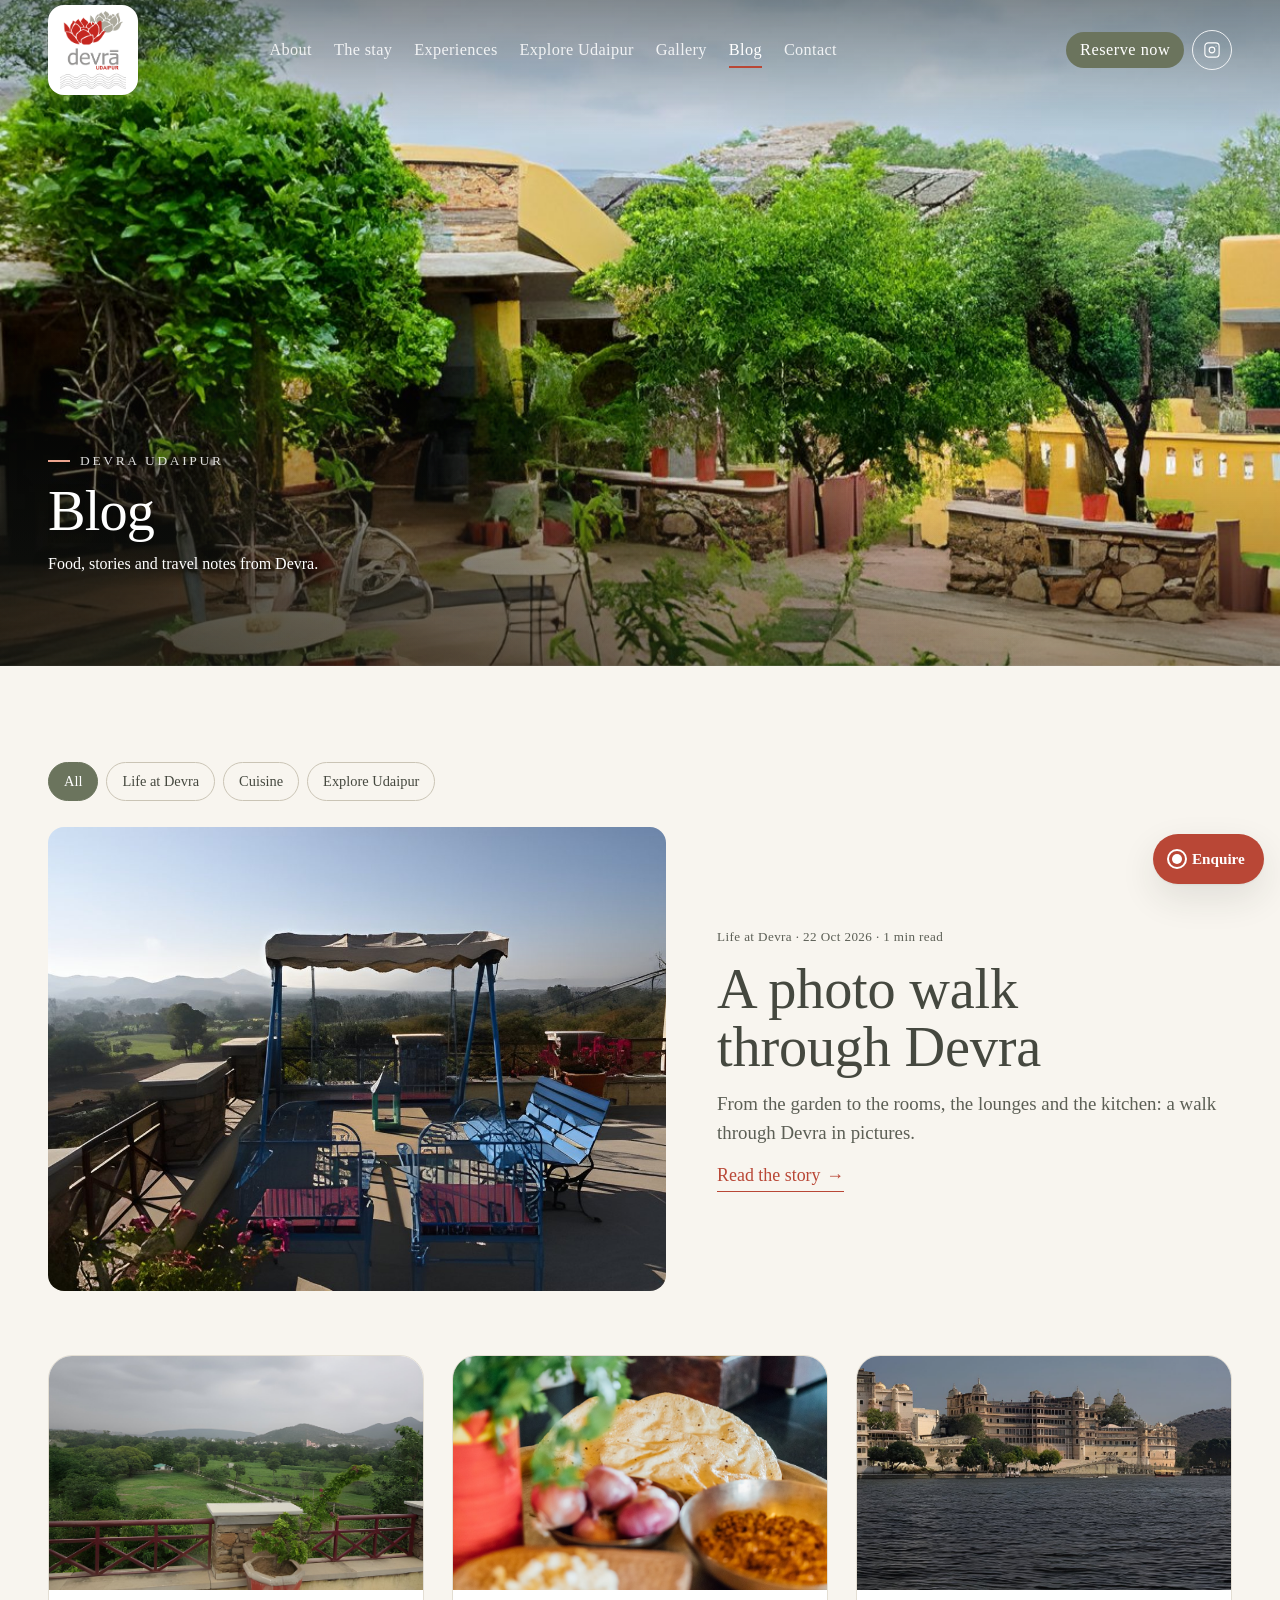
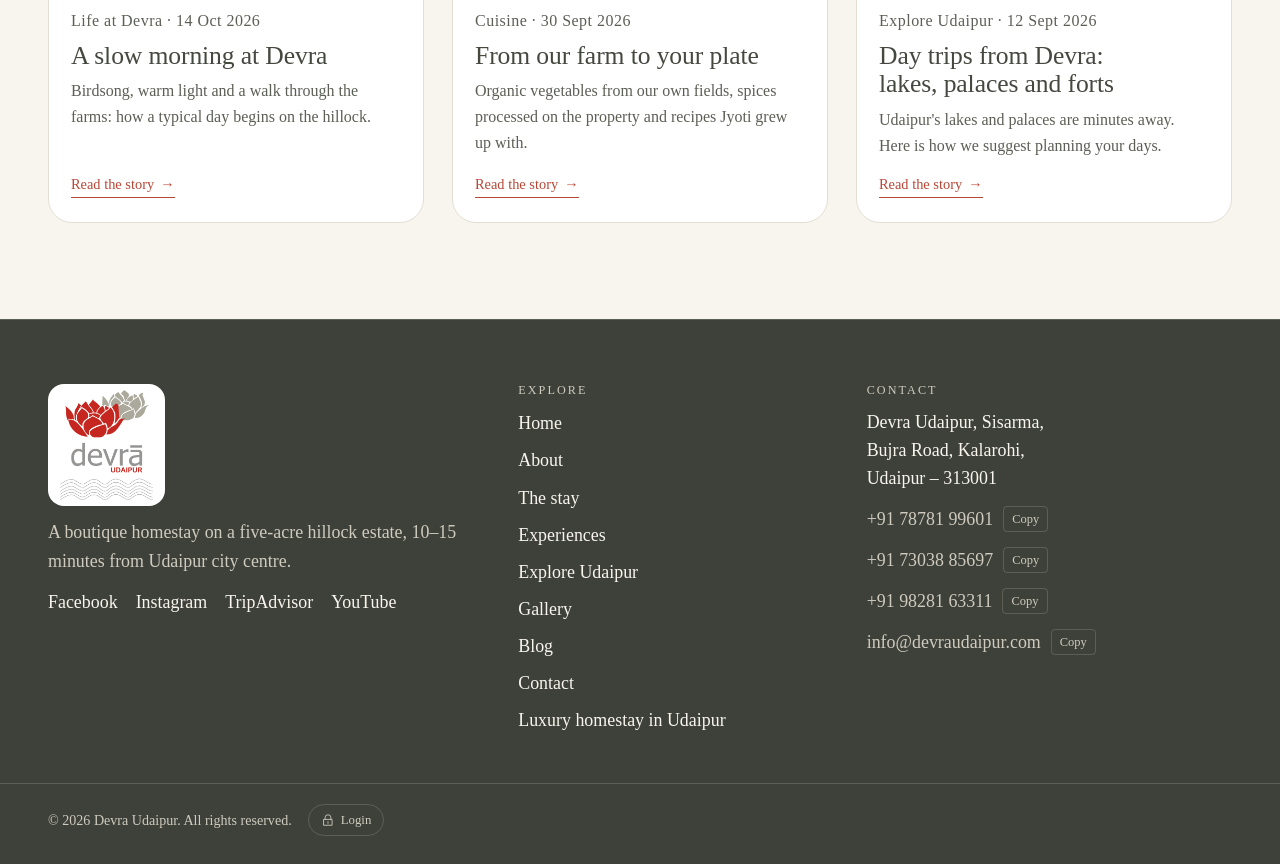
<file: journal.html>
<!doctype html>
<html lang="en-IN">
<head>
<meta charset="utf-8">
<meta name="viewport" content="width=device-width,initial-scale=1,viewport-fit=cover">
<title>Blog – Stories &amp; Travel Notes | Devra Udaipur</title>
<meta name="description" content="Stories, recipes and Udaipur travel notes from Devra, a boutique homestay in Udaipur.">
<link rel="canonical" href="https://devraudaipur.in/journal.html">
<meta name="robots" content="index,follow,max-image-preview:large">
<meta name="geo.region" content="IN-RJ">
<meta name="geo.placename" content="Udaipur, Rajasthan, India">
<meta property="og:type" content="website">
<meta property="og:site_name" content="Devra Udaipur">
<meta property="og:title" content="Blog – Stories &amp; Travel Notes | Devra Udaipur">
<meta property="og:description" content="Stories, recipes and Udaipur travel notes from Devra, a boutique homestay in Udaipur.">
<meta property="og:url" content="https://devraudaipur.in/journal.html">
<meta property="og:image" content="https://devraudaipur.in/images/w-56.jpg">
<meta property="og:locale" content="en_IN">
<meta name="twitter:card" content="summary_large_image">
<meta name="twitter:title" content="Blog – Stories &amp; Travel Notes | Devra Udaipur">
<meta name="twitter:description" content="Stories, recipes and Udaipur travel notes from Devra, a boutique homestay in Udaipur.">
<meta name="twitter:image" content="https://devraudaipur.in/images/w-56.jpg">
<meta name="theme-color" content="#F8F5EF">
<link rel="icon" type="image/png" href="images/m-logo.png">
<link rel="apple-touch-icon" href="images/m-logo.png">
<link rel="preconnect" href="https://fonts.googleapis.com">
<link rel="preconnect" href="https://fonts.gstatic.com" crossorigin>
<link rel="stylesheet" href="https://fonts.googleapis.com/css2?family=Caveat:wght@400;500;600&family=Rozha+One&family=Tinos:ital,wght@0,400;0,700;1,400;1,700&display=swap">
<style>:root{color-scheme:light;padding-top:env(safe-area-inset-top,0px);padding-bottom:env(safe-area-inset-bottom,0px)}body{margin:0;font:14px/1.4 system-ui,sans-serif}img{max-width:100%}[hidden]{display:none!important}</style>
<link rel="stylesheet" href="site.css">
<script type="application/ld+json">{"@context": "https://schema.org", "@type": "BreadcrumbList", "itemListElement": [{"@type": "ListItem", "position": 1, "name": "Home", "item": "https://devraudaipur.in/"}, {"@type": "ListItem", "position": 2, "name": "Blog", "item": "https://devraudaipur.in/journal.html"}]}</script>
</head>
<body>
<div class="curtain" id="curtain" aria-hidden="true"><div class="curtain-mark">Devra<small>Udaipur</small><span class="curtain-line"></span></div></div>
<div id="app" data-page="journal"><header class="site-head is-over tone-photo" id="site-head"><div class="wrap head-row"><a class="brand" href="./" aria-label="Devra Udaipur home"><span class="logo-plate"><img class="brand-logo" src="images/m-logo.png" alt="Devra Udaipur"></span></a><nav id="site-nav" class="site-nav" aria-label="Main"><a href="about.html">About</a><a href="the-stay.html">The stay</a><a href="experiences.html">Experiences</a><a href="explore-udaipur.html">Explore Udaipur</a><a href="gallery.html">Gallery</a><a href="journal.html" aria-current="page">Blog</a><a href="contact.html">Contact</a></nav><div class="head-actions"><a class="btn btn--primary btn--sm" href="https://www.secure-booking-engine.com/accounts/mJa2mGM072QL6Jv1PQn_Fw/properties/YCL864hEwW2Z-uip7zTu2Q/booking-engine/web/source/4wsctBw6Oq6j-g9XuxeRzQ/" target="_blank" rel="noopener">Reserve now</a><a class="ig-link" href="https://www.instagram.com/devraudaipur/" target="_blank" rel="noopener" aria-label="Devra Udaipur on Instagram"><svg viewBox="0 0 24 24" fill="none" stroke="currentColor" stroke-width="1.5" stroke-linecap="round" stroke-linejoin="round" aria-hidden="true"><path d="M7 2.5h10A4.5 4.5 0 0 1 21.5 7v10a4.5 4.5 0 0 1-4.5 4.5H7A4.5 4.5 0 0 1 2.5 17V7A4.5 4.5 0 0 1 7 2.5ZM15.8 12a3.8 3.8 0 1 1-7.6 0 3.8 3.8 0 0 1 7.6 0ZM17.4 6.6h.01"></path></svg></a><button class="menu-btn" type="button" data-act="menu" aria-expanded="false" aria-controls="site-nav">Menu</button></div></div></header><main id="main"><section class="hero hero--page hero--center hero--photo"><div class="hero-slides"><div class="slide is-on"><span class="pic"><img src="images/w-56.jpg" alt="Garden seating with hill views" decoding="async"></span></div></div><div class="hero-shade"></div><div class="wrap hero-content"><p class="eyebrow fade-in">Devra Udaipur</p><h1 class="rise"><span class="w"><span style="--i:0">Blog</span></span></h1><p class="hero-sub fade-in">Food, stories and travel notes from Devra.</p></div></section><section class="band band--tight"><div class="wrap"><div class="filter-row" role="group" aria-label="Filter posts"><button type="button" class="chip-btn is-on" data-act="journal-cat" data-cat="All" aria-pressed="true">All</button><button type="button" class="chip-btn" data-act="journal-cat" data-cat="Life at Devra" aria-pressed="false">Life at Devra</button><button type="button" class="chip-btn" data-act="journal-cat" data-cat="Cuisine" aria-pressed="false">Cuisine</button><button type="button" class="chip-btn" data-act="journal-cat" data-cat="Explore Udaipur" aria-pressed="false">Explore Udaipur</button></div><a class="post-lead" href="blog-a-photo-walk-through-devra.html" data-reveal=""><span class="pic"><img src="images/m-terrace4.jpg" alt="Terrace seating with a view" loading="lazy" decoding="async"></span><div><p class="meta">Life at Devra · 22 Oct 2026 · 1 min read</p><h2>A photo walk through Devra</h2><p class="lead muted">From the garden to the rooms, the lounges and the kitchen: a walk through Devra in pictures.</p><span class="text-link">Read the story <span class="arrow">→</span></span></div></a><div class="posts stagger"><article class="post-card card"><a class="post-card-link" href="blog-a-slow-morning-at-devra.html"><span class="pic"><img src="images/m-terrace-view.jpg" alt="View from the terrace" loading="lazy" decoding="async"></span><div class="card-body"><p class="meta">Life at Devra · <time datetime="2026-10-14">14 Oct 2026</time></p><h3>A slow morning at Devra</h3><p>Birdsong, warm light and a walk through the farms: how a typical day begins on the hillock.</p><span class="text-link">Read the story <span class="arrow">→</span></span></div></a></article><article class="post-card card"><a class="post-card-link" href="blog-farm-to-plate-rajasthani-food.html"><span class="pic"><img src="images/m-food-main.jpg" alt="Home-cooked Rajasthani food" loading="lazy" decoding="async"></span><div class="card-body"><p class="meta">Cuisine · <time datetime="2026-09-30">30 Sept 2026</time></p><h3>From our farm to your plate</h3><p>Organic vegetables from our own fields, spices processed on the property and recipes Jyoti grew up with.</p><span class="text-link">Read the story <span class="arrow">→</span></span></div></a></article><article class="post-card card"><a class="post-card-link" href="blog-day-trips-from-devra.html"><span class="pic"><img src="images/m-citypalace.jpg" alt="Udaipur City Palace" loading="lazy" decoding="async"></span><div class="card-body"><p class="meta">Explore Udaipur · <time datetime="2026-09-12">12 Sept 2026</time></p><h3>Day trips from Devra: lakes, palaces and forts</h3><p>Udaipur's lakes and palaces are minutes away. Here is how we suggest planning your days.</p><span class="text-link">Read the story <span class="arrow">→</span></span></div></a></article></div></div></section></main><footer class="site-foot"><div class="wrap foot-grid"><div><span class="logo-plate logo-plate--foot"><img class="foot-logo" src="images/m-logo.png" alt="Devra Udaipur" loading="lazy"></span><p>A boutique homestay on a five-acre hillock estate, 10–15 minutes from Udaipur city centre.</p><ul class="socials"><li><a href="https://www.facebook.com/DevraUdaipurRajasthan/" target="_blank" rel="noopener">Facebook</a></li><li><a href="https://www.instagram.com/devraudaipur/" target="_blank" rel="noopener">Instagram</a></li><li><a href="https://www.tripadvisor.in/Hotel_Review-g297672-d622398-Reviews-Devra_Udaipur-Udaipur_Udaipur_District_Rajasthan.html" target="_blank" rel="noopener">TripAdvisor</a></li><li><a href="https://www.youtube.com/channel/UCvgLNHc2MwSQ90xaG2vx3SA" target="_blank" rel="noopener">YouTube</a></li></ul></div><div><h3>Explore</h3><ul><li><a href="./">Home</a></li><li><a href="about.html">About</a></li><li><a href="the-stay.html">The stay</a></li><li><a href="experiences.html">Experiences</a></li><li><a href="explore-udaipur.html">Explore Udaipur</a></li><li><a href="gallery.html">Gallery</a></li><li><a href="journal.html">Blog</a></li><li><a href="contact.html">Contact</a></li><li><a href="luxury-homestay-udaipur.html">Luxury homestay in Udaipur</a></li></ul></div><div><h3>Contact</h3><address>Devra Udaipur, Sisarma,<br>Bujra Road, Kalarohi,<br>Udaipur – 313001</address><p class="copy-row"><span class="copy-val">+91 78781 99601</span><button type="button" class="copy-btn" data-act="copy" data-copy="+91 78781 99601">Copy</button></p><p class="copy-row"><span class="copy-val">+91 73038 85697</span><button type="button" class="copy-btn" data-act="copy" data-copy="+91 73038 85697">Copy</button></p><p class="copy-row"><span class="copy-val">+91 98281 63311</span><button type="button" class="copy-btn" data-act="copy" data-copy="+91 98281 63311">Copy</button></p><p class="copy-row"><span class="copy-val">info@devraudaipur.com</span><button type="button" class="copy-btn" data-act="copy" data-copy="info@devraudaipur.com">Copy</button></p></div></div><div class="wrap foot-base"><span>© 2026 Devra Udaipur. All rights reserved.</span><a class="login-btn" href="https://claude.ai/artifact/82bbqpzBLtivKbArcMnhde#admin" target="_blank" rel="noopener" aria-label="Admin login"><svg viewBox="0 0 24 24" fill="none" stroke="currentColor" stroke-width="1.5" stroke-linecap="round" stroke-linejoin="round" aria-hidden="true"><path d="M7 11V8a5 5 0 0 1 10 0v3M5 11h14v10H5zM12 15v2.5"></path></svg><span>Login</span></a></div></footer><a class="float-cta" href="contact.html"><span class="pulse" aria-hidden="true"></span>Enquire</a></div>
<noscript><p style="padding:24px">Please enable JavaScript to see the full site.</p></noscript>
<script src="site.js"></script>
</body>
</html>
</file>
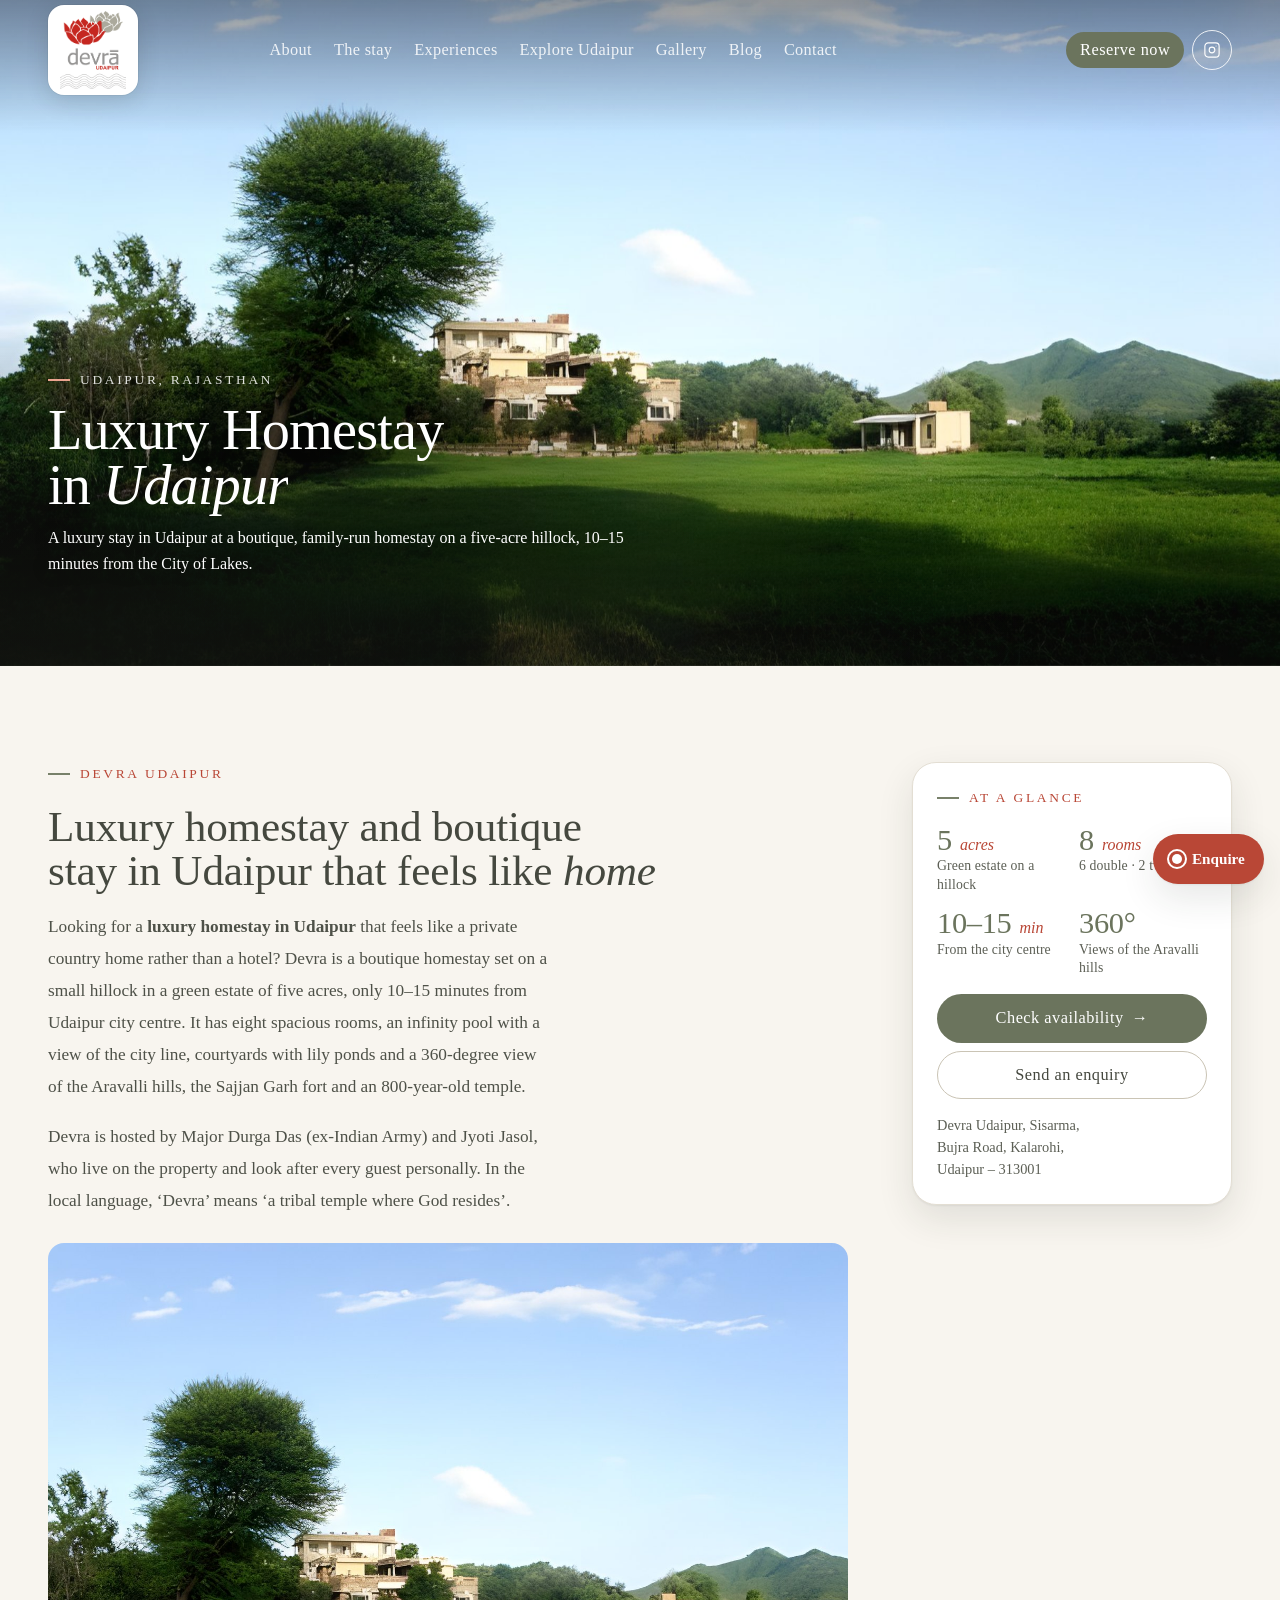
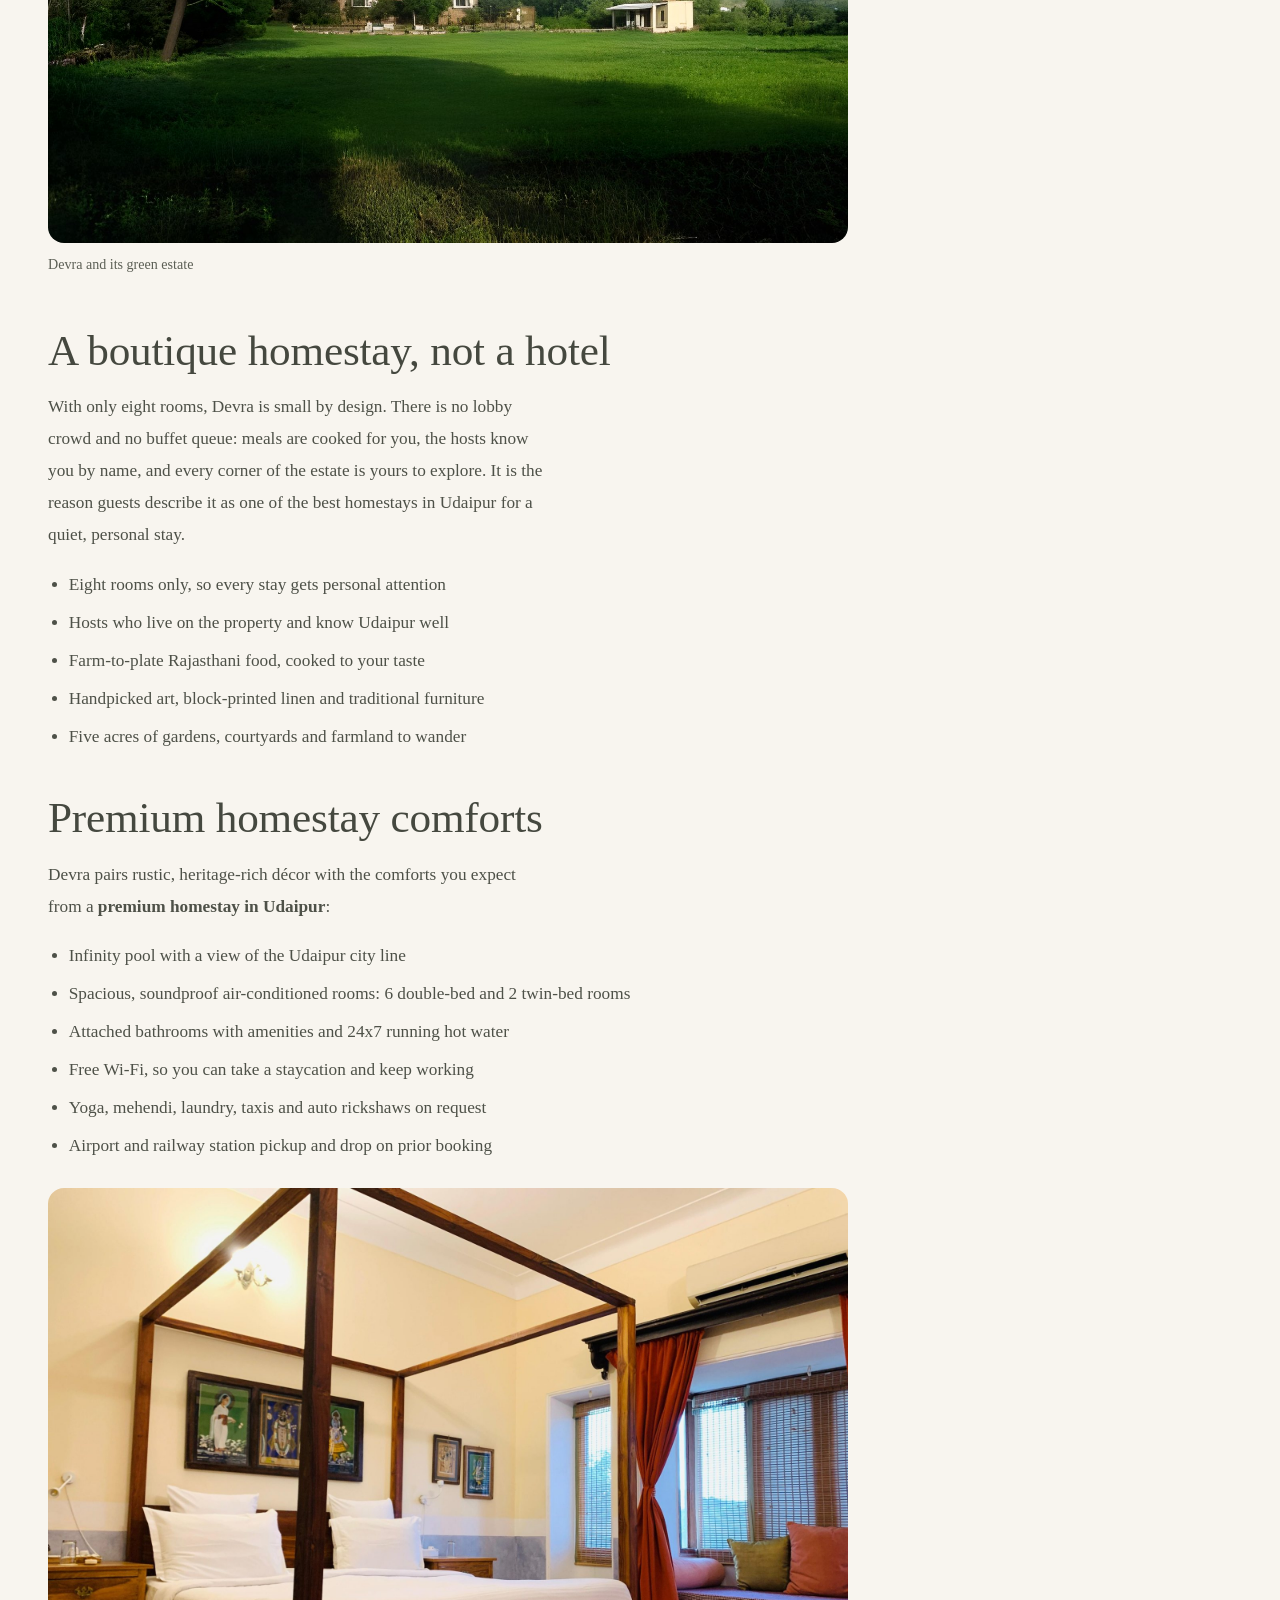
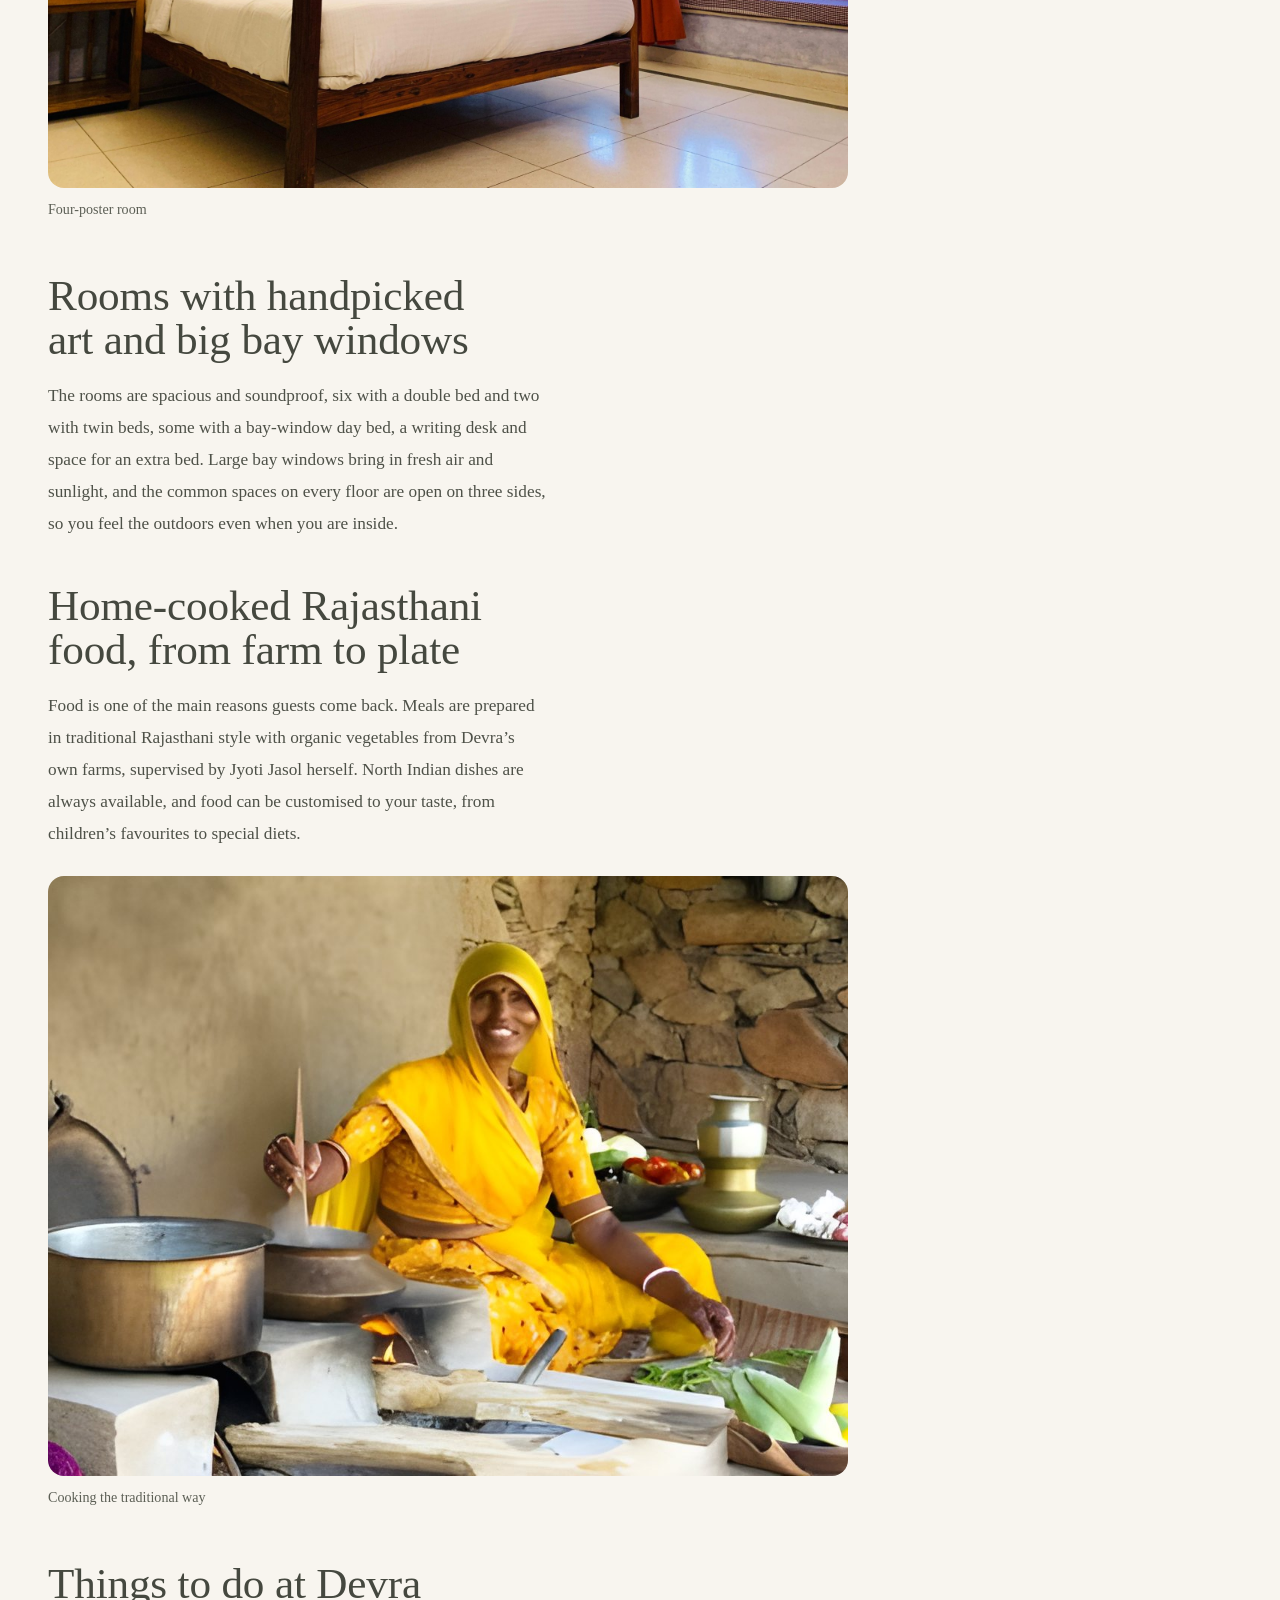
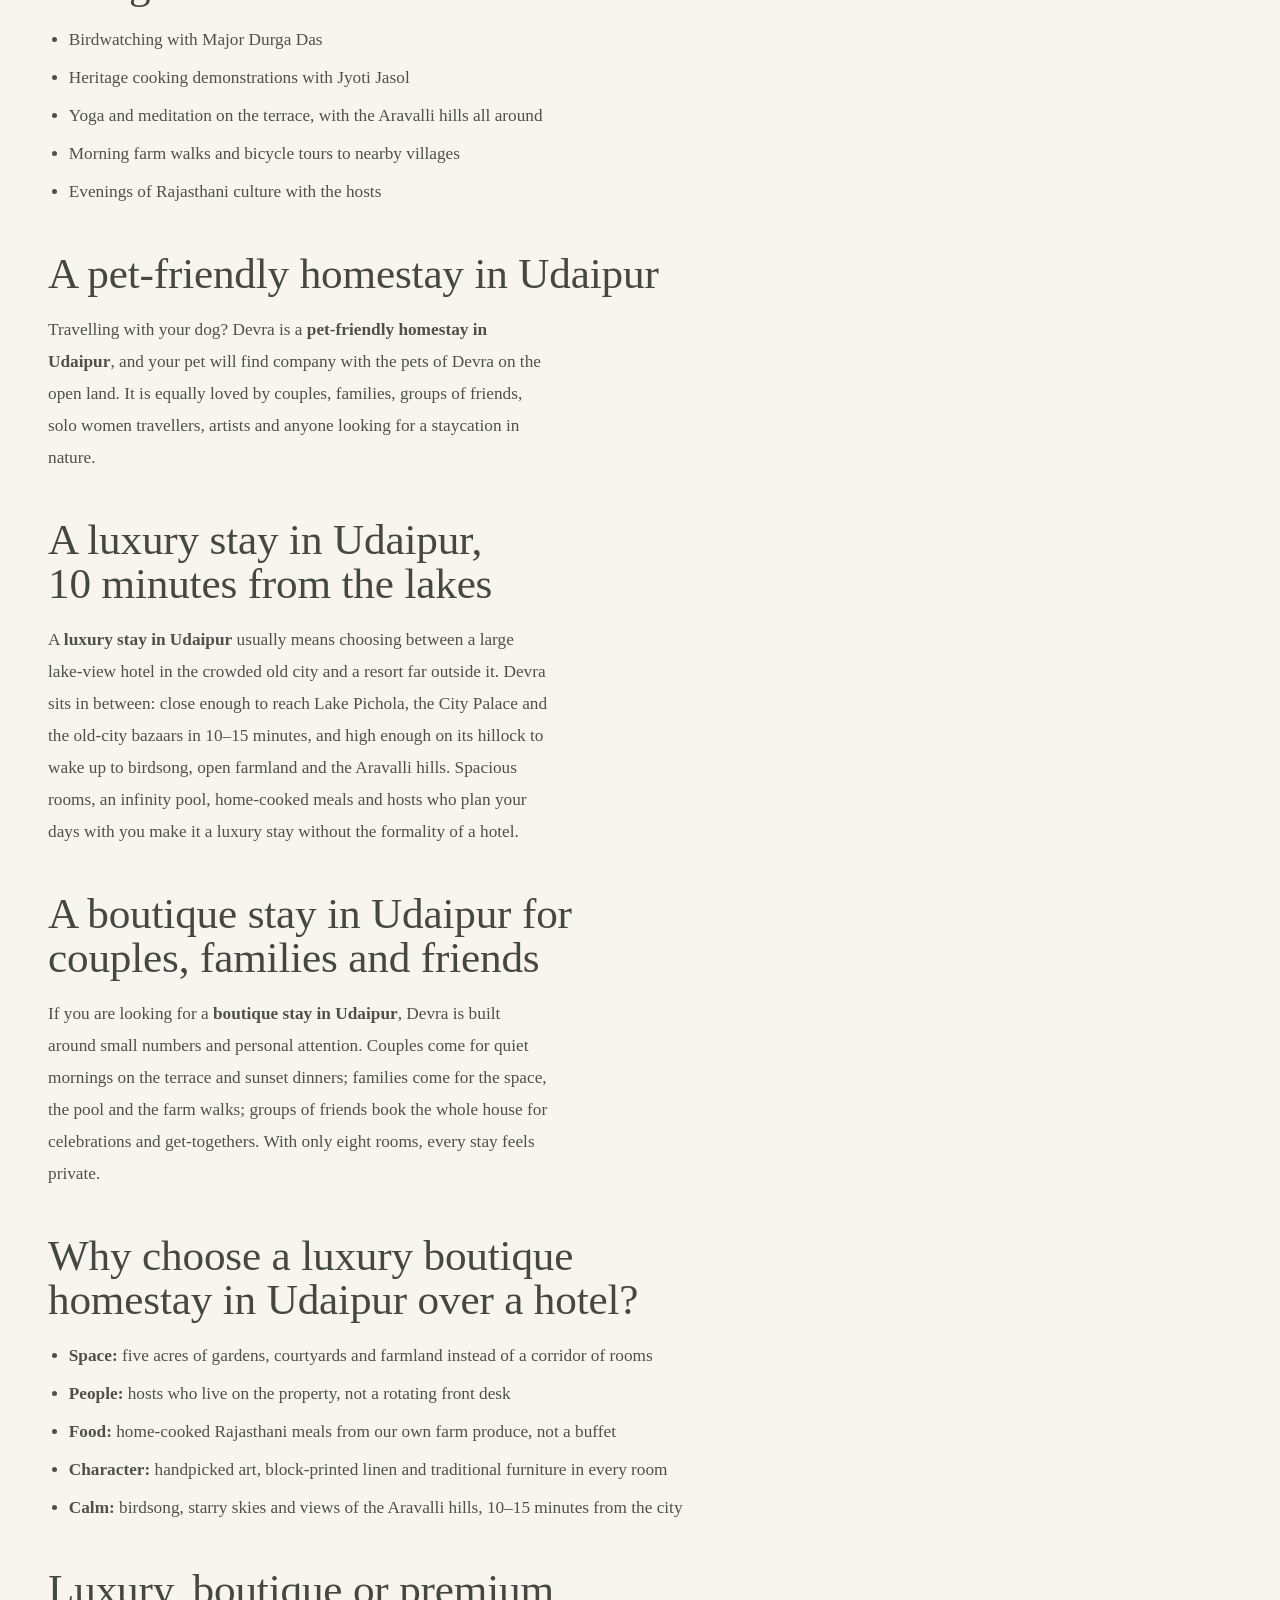
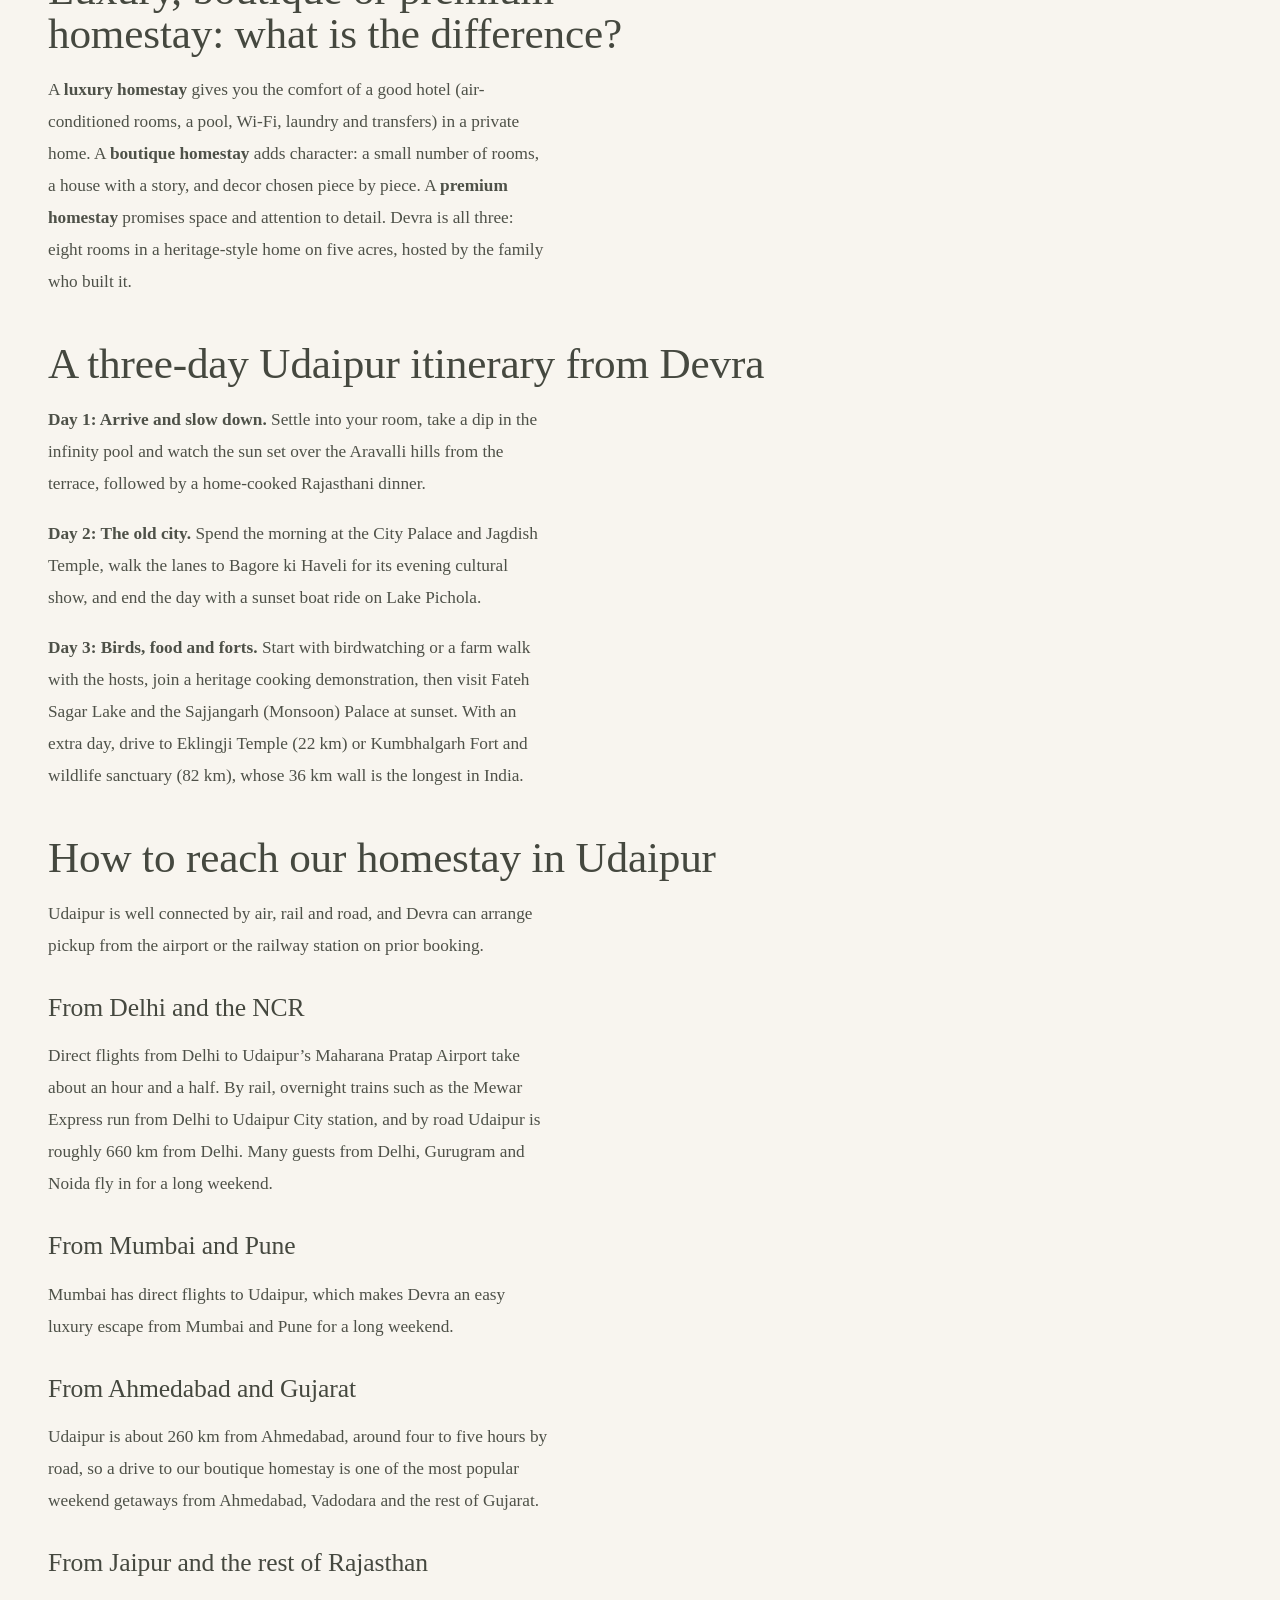
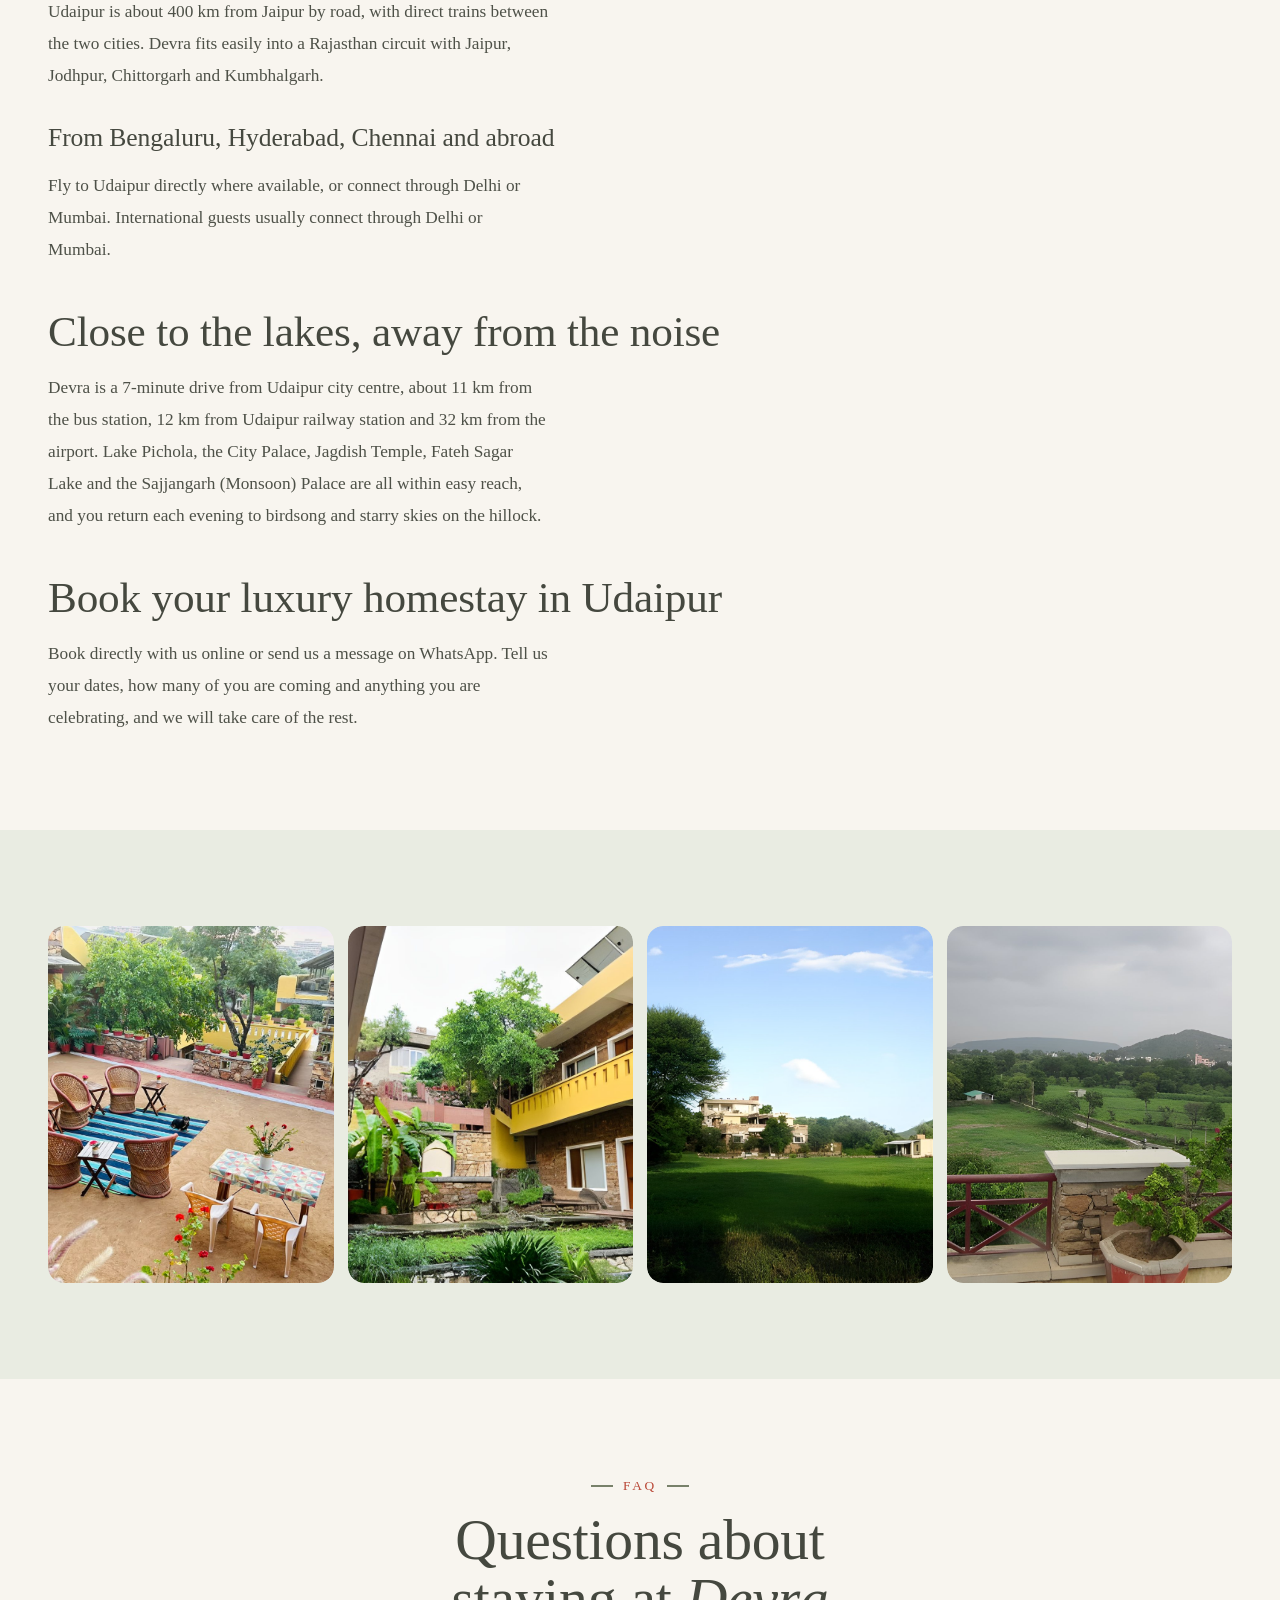
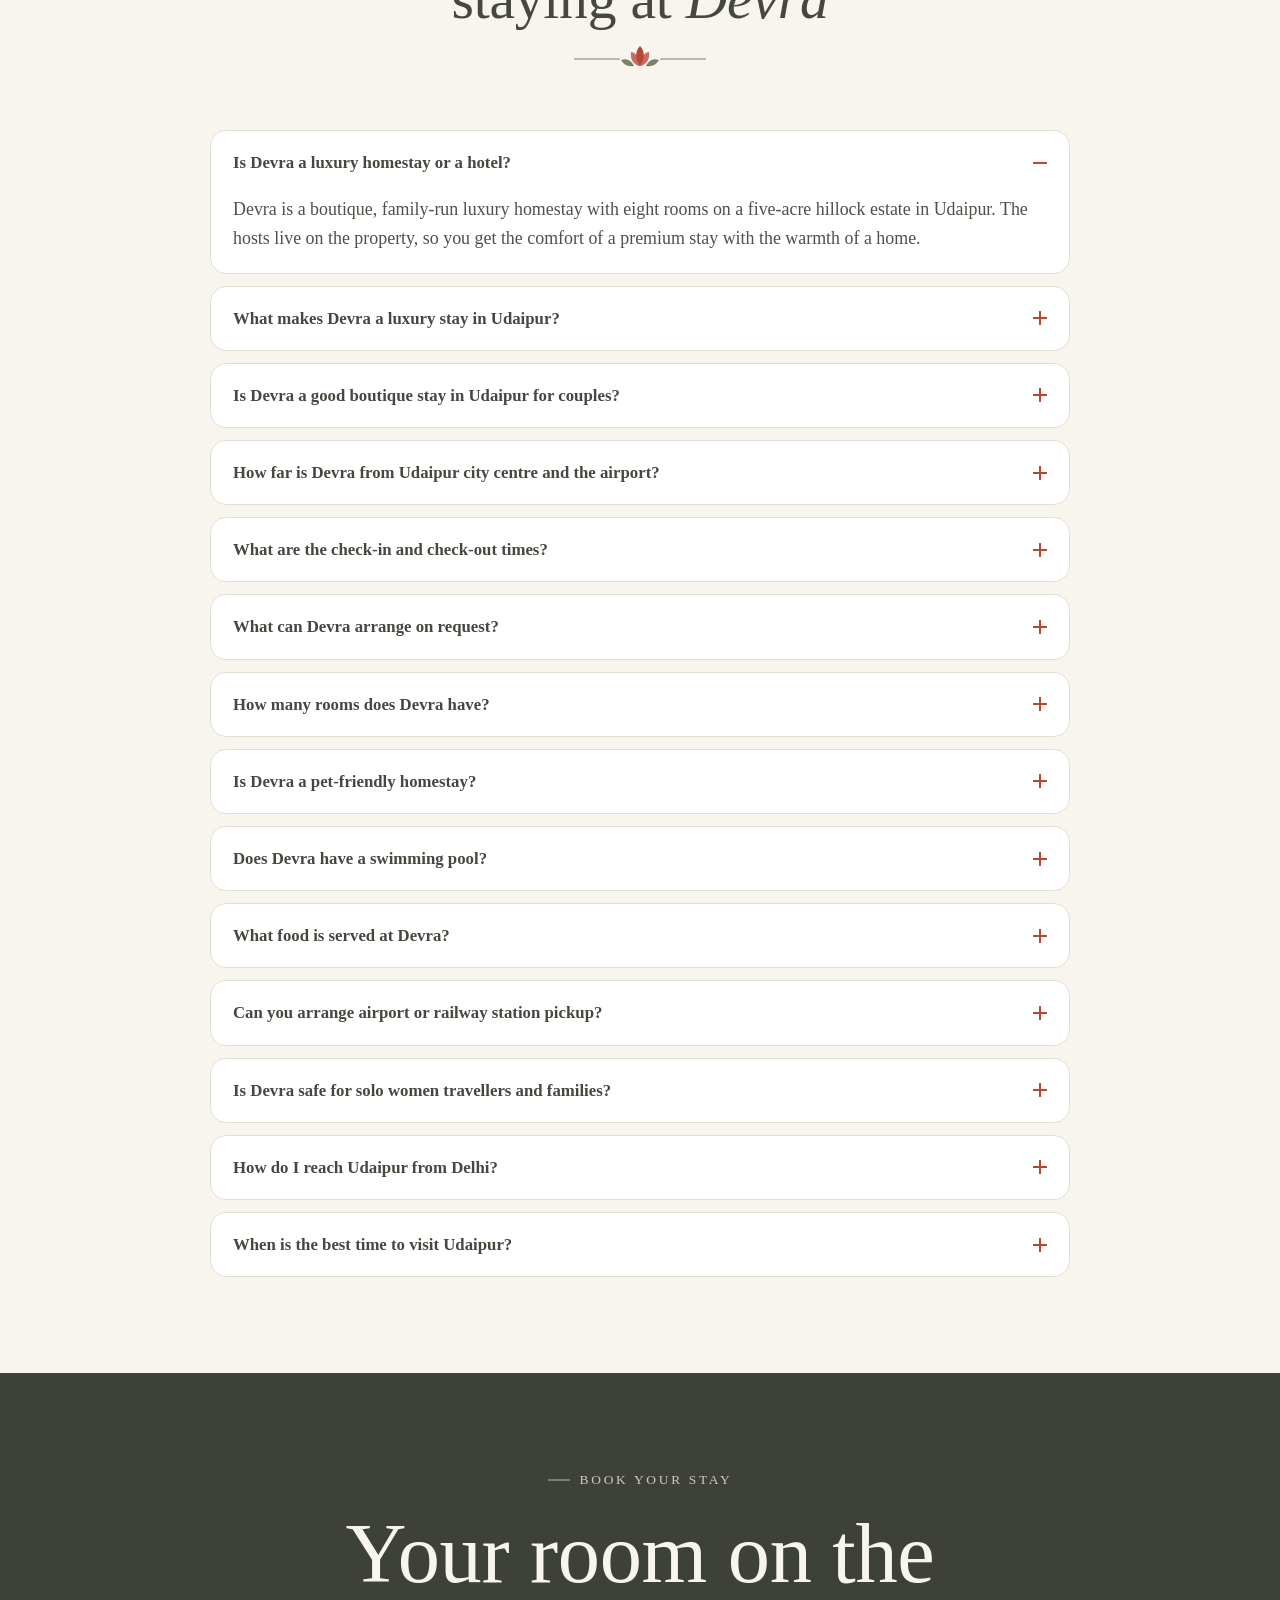
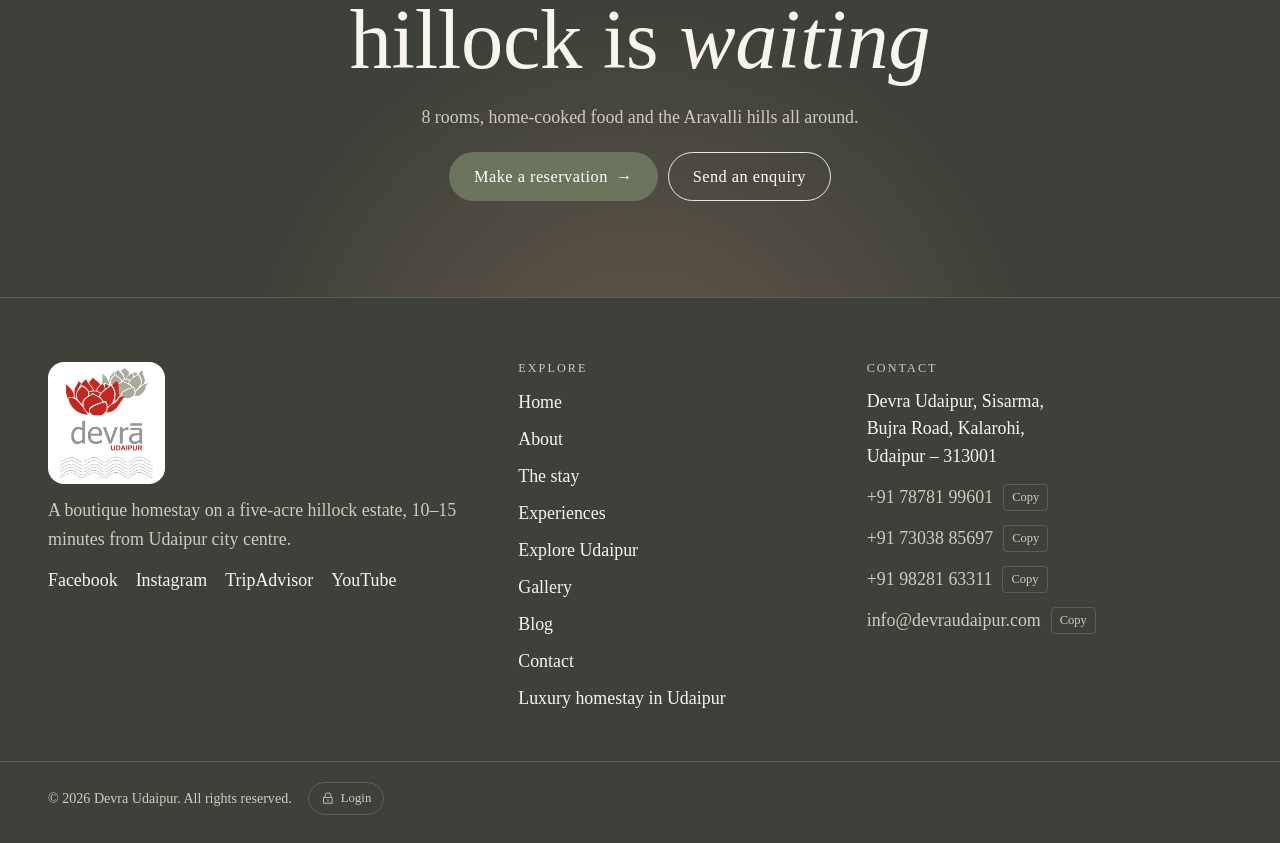
<file: luxury-homestay-udaipur.html>
<!doctype html>
<html lang="en-IN">
<head>
<meta charset="utf-8">
<meta name="viewport" content="width=device-width,initial-scale=1,viewport-fit=cover">
<title>Luxury Homestay &amp; Boutique Stay in Udaipur | Devra</title>
<meta name="description" content="Looking for a luxury stay in Udaipur? Devra is a luxury boutique homestay: 8 rooms on a 5-acre hillock, infinity pool, Rajasthani food, pet friendly, 10–15 minutes from the city. Easy to reach from Delhi, Mumbai, Ahmedabad and Jaipur.">
<link rel="canonical" href="https://devraudaipur.in/luxury-homestay-udaipur.html">
<meta name="robots" content="index,follow,max-image-preview:large">
<meta name="geo.region" content="IN-RJ">
<meta name="geo.placename" content="Udaipur, Rajasthan, India">
<meta property="og:type" content="website">
<meta property="og:site_name" content="Devra Udaipur">
<meta property="og:title" content="Luxury Homestay &amp; Boutique Stay in Udaipur | Devra">
<meta property="og:description" content="Looking for a luxury stay in Udaipur? Devra is a luxury boutique homestay: 8 rooms on a 5-acre hillock, infinity pool, Rajasthani food, pet friendly, 10–15 minutes from the city. Easy to reach from Delhi, Mumbai, Ahmedabad and Jaipur.">
<meta property="og:url" content="https://devraudaipur.in/luxury-homestay-udaipur.html">
<meta property="og:image" content="https://devraudaipur.in/images/m-landscape.jpg">
<meta property="og:locale" content="en_IN">
<meta name="twitter:card" content="summary_large_image">
<meta name="twitter:title" content="Luxury Homestay &amp; Boutique Stay in Udaipur | Devra">
<meta name="twitter:description" content="Looking for a luxury stay in Udaipur? Devra is a luxury boutique homestay: 8 rooms on a 5-acre hillock, infinity pool, Rajasthani food, pet friendly, 10–15 minutes from the city. Easy to reach from Delhi, Mumbai, Ahmedabad and Jaipur.">
<meta name="twitter:image" content="https://devraudaipur.in/images/m-landscape.jpg">
<meta name="theme-color" content="#F8F5EF">
<link rel="icon" type="image/png" href="images/m-logo.png">
<link rel="apple-touch-icon" href="images/m-logo.png">
<link rel="preconnect" href="https://fonts.googleapis.com">
<link rel="preconnect" href="https://fonts.gstatic.com" crossorigin>
<link rel="stylesheet" href="https://fonts.googleapis.com/css2?family=Caveat:wght@400;500;600&family=Rozha+One&family=Tinos:ital,wght@0,400;0,700;1,400;1,700&display=swap">
<style>:root{color-scheme:light;padding-top:env(safe-area-inset-top,0px);padding-bottom:env(safe-area-inset-bottom,0px)}body{margin:0;font:14px/1.4 system-ui,sans-serif}img{max-width:100%}[hidden]{display:none!important}</style>
<link rel="stylesheet" href="site.css">
<script type="application/ld+json">{"@context": "https://schema.org", "@type": "LodgingBusiness", "@id": "https://devraudaipur.in/#devra", "name": "Devra Udaipur", "url": "https://devraudaipur.in/", "description": "Devra is a luxury boutique homestay in Udaipur on a 5-acre hillock estate with Aravalli views, an infinity pool, 8 rooms and home-cooked Rajasthani food. Pet friendly, 10–15 minutes from the city centre.", "image": ["https://devraudaipur.in/images/m-landscape.jpg", "https://devraudaipur.in/images/n-courtyard.jpg", "https://devraudaipur.in/images/w-08.jpg", "https://devraudaipur.in/images/n-pool.jpg"], "logo": "https://devraudaipur.in/images/m-logo.png", "telephone": "+91 78781 99601", "email": "info@devraudaipur.com", "address": {"@type": "PostalAddress", "streetAddress": "Sisarma, Bujra Road, Kalarohi", "addressLocality": "Udaipur", "addressRegion": "Rajasthan", "postalCode": "313001", "addressCountry": "IN"}, "hasMap": "https://maps.google.com/?q=Devra+Udaipur", "sameAs": ["https://www.facebook.com/DevraUdaipurRajasthan/", "https://www.instagram.com/devraudaipur/", "https://www.tripadvisor.in/Hotel_Review-g297672-d622398-Reviews-Devra_Udaipur-Udaipur_Udaipur_District_Rajasthan.html", "https://www.youtube.com/channel/UCvgLNHc2MwSQ90xaG2vx3SA"], "numberOfRooms": 8, "petsAllowed": true, "amenityFeature": [{"@type": "LocationFeatureSpecification", "name": "Infinity pool with a city-line view", "value": true}, {"@type": "LocationFeatureSpecification", "name": "Air-conditioned rooms", "value": true}, {"@type": "LocationFeatureSpecification", "name": "Free Wi-Fi", "value": true}, {"@type": "LocationFeatureSpecification", "name": "Attached bathrooms with amenities", "value": true}, {"@type": "LocationFeatureSpecification", "name": "Airport & station pickup on prior booking", "value": true}, {"@type": "LocationFeatureSpecification", "name": "Pet-friendly", "value": true}], "areaServed": "Udaipur, Rajasthan, India", "founder": [{"@type": "Person", "name": "Major Durga Das"}, {"@type": "Person", "name": "Jyoti Jasol"}]}</script>
<script type="application/ld+json">{"@context": "https://schema.org", "@type": "FAQPage", "mainEntity": [{"@type": "Question", "name": "Is Devra a luxury homestay or a hotel?", "acceptedAnswer": {"@type": "Answer", "text": "Devra is a boutique, family-run luxury homestay with eight rooms on a five-acre hillock estate in Udaipur. The hosts live on the property, so you get the comfort of a premium stay with the warmth of a home."}}, {"@type": "Question", "name": "What makes Devra a luxury stay in Udaipur?", "acceptedAnswer": {"@type": "Answer", "text": "Spacious soundproof rooms, an infinity pool with a city-line view, home-cooked Rajasthani food, five acres of gardens and courtyards, and hosts who look after every guest personally, all 10–15 minutes from Udaipur city centre."}}, {"@type": "Question", "name": "Is Devra a good boutique stay in Udaipur for couples?", "acceptedAnswer": {"@type": "Answer", "text": "Yes. With only eight rooms, quiet corners, a terrace with Aravalli views and sunset dinners, Devra is a favourite boutique stay in Udaipur for couples and honeymooners."}}, {"@type": "Question", "name": "How far is Devra from Udaipur city centre and the airport?", "acceptedAnswer": {"@type": "Answer", "text": "Devra is 10–15 minutes (about a 7-minute drive) from Udaipur city centre, about 12 km from Udaipur railway station and 32 km from Maharana Pratap Airport."}}, {"@type": "Question", "name": "What are the check-in and check-out times?", "acceptedAnswer": {"@type": "Answer", "text": "Check-in is from 1:00 pm and check-out is by 11:00 am."}}, {"@type": "Question", "name": "What can Devra arrange on request?", "acceptedAnswer": {"@type": "Answer", "text": "Yoga, mehendi, taxis, autos (tuk-tuks), laundry and baked goods to order. A visit to the village school with the owners can also be arranged."}}, {"@type": "Question", "name": "How many rooms does Devra have?", "acceptedAnswer": {"@type": "Answer", "text": "Devra has eight spacious, soundproof rooms: six with a double bed and two with twin beds. Some rooms also have a bay-window day bed. Every room has an attached bathroom with amenities and air conditioning."}}, {"@type": "Question", "name": "Is Devra a pet-friendly homestay?", "acceptedAnswer": {"@type": "Answer", "text": "Yes. Devra is a pet-friendly homestay in Udaipur, and pets are welcome on the open land of the estate. Please tell us about your pet when you book."}}, {"@type": "Question", "name": "Does Devra have a swimming pool?", "acceptedAnswer": {"@type": "Answer", "text": "Yes, Devra has an infinity pool with a view of the Udaipur city line."}}, {"@type": "Question", "name": "What food is served at Devra?", "acceptedAnswer": {"@type": "Answer", "text": "Home-cooked traditional Rajasthani food made with organic vegetables from our own farms, along with North Indian dishes. Food can be customised to your taste and dietary needs."}}, {"@type": "Question", "name": "Can you arrange airport or railway station pickup?", "acceptedAnswer": {"@type": "Answer", "text": "Yes, pickup and drop from Udaipur airport and railway station can be arranged on prior booking. Taxis and autos (tuk-tuks) can be arranged for sightseeing."}}, {"@type": "Question", "name": "Is Devra safe for solo women travellers and families?", "acceptedAnswer": {"@type": "Answer", "text": "Yes. Devra takes pride in being safe and friendly for solo women travellers from across the globe, and it is a favourite with families, couples and groups of friends."}}, {"@type": "Question", "name": "How do I reach Udaipur from Delhi?", "acceptedAnswer": {"@type": "Answer", "text": "Direct flights from Delhi to Udaipur take about an hour and a half. Overnight trains such as the Mewar Express also run from Delhi, and Udaipur is roughly 660 km from Delhi by road."}}, {"@type": "Question", "name": "When is the best time to visit Udaipur?", "acceptedAnswer": {"@type": "Answer", "text": "October to March is the most pleasant time to visit Udaipur. The monsoon months, roughly July to September, are green and the lakes fill up, which many guests love too."}}]}</script>
<script type="application/ld+json">{"@context": "https://schema.org", "@type": "BreadcrumbList", "itemListElement": [{"@type": "ListItem", "position": 1, "name": "Home", "item": "https://devraudaipur.in/"}, {"@type": "ListItem", "position": 2, "name": "Luxury homestay in Udaipur", "item": "https://devraudaipur.in/luxury-homestay-udaipur.html"}]}</script>
</head>
<body>
<div class="curtain" id="curtain" aria-hidden="true"><div class="curtain-mark">Devra<small>Udaipur</small><span class="curtain-line"></span></div></div>
<div id="app" data-page="luxury"><header class="site-head is-over tone-photo" id="site-head"><div class="wrap head-row"><a class="brand" href="./" aria-label="Devra Udaipur home"><span class="logo-plate"><img class="brand-logo" src="images/m-logo.png" alt="Devra Udaipur"></span></a><nav id="site-nav" class="site-nav" aria-label="Main"><a href="about.html">About</a><a href="the-stay.html">The stay</a><a href="experiences.html">Experiences</a><a href="explore-udaipur.html">Explore Udaipur</a><a href="gallery.html">Gallery</a><a href="journal.html">Blog</a><a href="contact.html">Contact</a></nav><div class="head-actions"><a class="btn btn--primary btn--sm" href="https://www.secure-booking-engine.com/accounts/mJa2mGM072QL6Jv1PQn_Fw/properties/YCL864hEwW2Z-uip7zTu2Q/booking-engine/web/source/4wsctBw6Oq6j-g9XuxeRzQ/" target="_blank" rel="noopener">Reserve now</a><a class="ig-link" href="https://www.instagram.com/devraudaipur/" target="_blank" rel="noopener" aria-label="Devra Udaipur on Instagram"><svg viewBox="0 0 24 24" fill="none" stroke="currentColor" stroke-width="1.5" stroke-linecap="round" stroke-linejoin="round" aria-hidden="true"><path d="M7 2.5h10A4.5 4.5 0 0 1 21.5 7v10a4.5 4.5 0 0 1-4.5 4.5H7A4.5 4.5 0 0 1 2.5 17V7A4.5 4.5 0 0 1 7 2.5ZM15.8 12a3.8 3.8 0 1 1-7.6 0 3.8 3.8 0 0 1 7.6 0ZM17.4 6.6h.01"></path></svg></a><button class="menu-btn" type="button" data-act="menu" aria-expanded="false" aria-controls="site-nav">Menu</button></div></div></header><main id="main"><section class="hero hero--page hero--center hero--photo"><div class="hero-slides"><div class="slide is-on"><span class="pic"><img src="images/m-landscape.jpg" alt="Devra and its green estate" decoding="async"></span></div></div><div class="hero-shade"></div><div class="wrap hero-content"><p class="eyebrow fade-in">Udaipur, Rajasthan</p><h1 class="rise"><span class="w"><span style="--i:0">Luxury</span></span> <span class="w"><span style="--i:1">Homestay</span></span> <span class="w"><span style="--i:2">in</span></span> <span class="w accent"><span style="--i:3">Udaipur</span></span></h1><p class="hero-sub fade-in">A luxury stay in Udaipur at a boutique, family-run homestay on a five-acre hillock, 10–15 minutes from the City of Lakes.</p></div></section><section class="band band--tight"><div class="wrap lux-grid"><article class="lux-article post-body prose" data-reveal=""><p class="eyebrow">Devra Udaipur</p><h2>Luxury homestay and boutique stay in Udaipur that feels like <em class="ital">home</em></h2><p>Looking for a <strong>luxury homestay in Udaipur</strong> that feels like a private country home rather than a hotel? Devra is a boutique homestay set on a small hillock in a green estate of five acres, only 10–15 minutes from Udaipur city centre. It has eight spacious rooms, an infinity pool with a view of the city line, courtyards with lily ponds and a 360-degree view of the Aravalli hills, the Sajjan Garh fort and an 800-year-old temple.</p><p>Devra is hosted by Major Durga Das (ex-Indian Army) and Jyoti Jasol, who live on the property and look after every guest personally. In the local language, ‘Devra’ means ‘a tribal temple where God resides’.</p><figure class="post-fig"><span class="pic"><img src="images/m-landscape.jpg" alt="Devra and its green estate" loading="lazy" decoding="async"></span><figcaption>Devra and its green estate</figcaption></figure><h2>A boutique homestay, not a hotel</h2><p>With only eight rooms, Devra is small by design. There is no lobby crowd and no buffet queue: meals are cooked for you, the hosts know you by name, and every corner of the estate is yours to explore. It is the reason guests describe it as one of the best homestays in Udaipur for a quiet, personal stay.</p><ul><li>Eight rooms only, so every stay gets personal attention</li><li>Hosts who live on the property and know Udaipur well</li><li>Farm-to-plate Rajasthani food, cooked to your taste</li><li>Handpicked art, block-printed linen and traditional furniture</li><li>Five acres of gardens, courtyards and farmland to wander</li></ul><h2>Premium homestay comforts</h2><p>Devra pairs rustic, heritage-rich décor with the comforts you expect from a <strong>premium homestay in Udaipur</strong>:</p><ul><li>Infinity pool with a view of the Udaipur city line</li><li>Spacious, soundproof air-conditioned rooms: 6 double-bed and 2 twin-bed rooms</li><li>Attached bathrooms with amenities and 24x7 running hot water</li><li>Free Wi-Fi, so you can take a staycation and keep working</li><li>Yoga, mehendi, laundry, taxis and auto rickshaws on request</li><li>Airport and railway station pickup and drop on prior booking</li></ul><figure class="post-fig"><span class="pic"><img src="images/w-08.jpg" alt="Four-poster room" loading="lazy" decoding="async"></span><figcaption>Four-poster room</figcaption></figure><h2>Rooms with handpicked art and big bay windows</h2><p>The rooms are spacious and soundproof, six with a double bed and two with twin beds, some with a bay-window day bed, a writing desk and space for an extra bed. Large bay windows bring in fresh air and sunlight, and the common spaces on every floor are open on three sides, so you feel the outdoors even when you are inside.</p><h2>Home-cooked Rajasthani food, from farm to plate</h2><p>Food is one of the main reasons guests come back. Meals are prepared in traditional Rajasthani style with organic vegetables from Devra’s own farms, supervised by Jyoti Jasol herself. North Indian dishes are always available, and food can be customised to your taste, from children’s favourites to special diets.</p><figure class="post-fig"><span class="pic"><img src="images/x-01.jpg" alt="Cooking the traditional way" loading="lazy" decoding="async"></span><figcaption>Cooking the traditional way</figcaption></figure><h2>Things to do at Devra</h2><ul><li>Birdwatching with Major Durga Das</li><li>Heritage cooking demonstrations with Jyoti Jasol</li><li>Yoga and meditation on the terrace, with the Aravalli hills all around</li><li>Morning farm walks and bicycle tours to nearby villages</li><li>Evenings of Rajasthani culture with the hosts</li></ul><h2>A pet-friendly homestay in Udaipur</h2><p>Travelling with your dog? Devra is a <strong>pet-friendly homestay in Udaipur</strong>, and your pet will find company with the pets of Devra on the open land. It is equally loved by couples, families, groups of friends, solo women travellers, artists and anyone looking for a staycation in nature.</p><h2>A luxury stay in Udaipur, 10 minutes from the lakes</h2><p>A <strong>luxury stay in Udaipur</strong> usually means choosing between a large lake-view hotel in the crowded old city and a resort far outside it. Devra sits in between: close enough to reach Lake Pichola, the City Palace and the old-city bazaars in 10–15 minutes, and high enough on its hillock to wake up to birdsong, open farmland and the Aravalli hills. Spacious rooms, an infinity pool, home-cooked meals and hosts who plan your days with you make it a luxury stay without the formality of a hotel.</p><h2>A boutique stay in Udaipur for couples, families and friends</h2><p>If you are looking for a <strong>boutique stay in Udaipur</strong>, Devra is built around small numbers and personal attention. Couples come for quiet mornings on the terrace and sunset dinners; families come for the space, the pool and the farm walks; groups of friends book the whole house for celebrations and get-togethers. With only eight rooms, every stay feels private.</p><h2>Why choose a luxury boutique homestay in Udaipur over a hotel?</h2><ul><li><strong>Space:</strong> five acres of gardens, courtyards and farmland instead of a corridor of rooms</li><li><strong>People:</strong> hosts who live on the property, not a rotating front desk</li><li><strong>Food:</strong> home-cooked Rajasthani meals from our own farm produce, not a buffet</li><li><strong>Character:</strong> handpicked art, block-printed linen and traditional furniture in every room</li><li><strong>Calm:</strong> birdsong, starry skies and views of the Aravalli hills, 10–15 minutes from the city</li></ul><h2>Luxury, boutique or premium homestay: what is the difference?</h2><p>A <strong>luxury homestay</strong> gives you the comfort of a good hotel (air-conditioned rooms, a pool, Wi-Fi, laundry and transfers) in a private home. A <strong>boutique homestay</strong> adds character: a small number of rooms, a house with a story, and decor chosen piece by piece. A <strong>premium homestay</strong> promises space and attention to detail. Devra is all three: eight rooms in a heritage-style home on five acres, hosted by the family who built it.</p><h2>A three-day Udaipur itinerary from Devra</h2><p><strong>Day 1: Arrive and slow down.</strong> Settle into your room, take a dip in the infinity pool and watch the sun set over the Aravalli hills from the terrace, followed by a home-cooked Rajasthani dinner.</p><p><strong>Day 2: The old city.</strong> Spend the morning at the City Palace and Jagdish Temple, walk the lanes to Bagore ki Haveli for its evening cultural show, and end the day with a sunset boat ride on Lake Pichola.</p><p><strong>Day 3: Birds, food and forts.</strong> Start with birdwatching or a farm walk with the hosts, join a heritage cooking demonstration, then visit Fateh Sagar Lake and the Sajjangarh (Monsoon) Palace at sunset. With an extra day, drive to Eklingji Temple (22 km) or Kumbhalgarh Fort and wildlife sanctuary (82 km), whose 36 km wall is the longest in India.</p><h2>How to reach our homestay in Udaipur</h2><p>Udaipur is well connected by air, rail and road, and Devra can arrange pickup from the airport or the railway station on prior booking.</p><h3>From Delhi and the NCR</h3><p>Direct flights from Delhi to Udaipur’s Maharana Pratap Airport take about an hour and a half. By rail, overnight trains such as the Mewar Express run from Delhi to Udaipur City station, and by road Udaipur is roughly 660 km from Delhi. Many guests from Delhi, Gurugram and Noida fly in for a long weekend.</p><h3>From Mumbai and Pune</h3><p>Mumbai has direct flights to Udaipur, which makes Devra an easy luxury escape from Mumbai and Pune for a long weekend.</p><h3>From Ahmedabad and Gujarat</h3><p>Udaipur is about 260 km from Ahmedabad, around four to five hours by road, so a drive to our boutique homestay is one of the most popular weekend getaways from Ahmedabad, Vadodara and the rest of Gujarat.</p><h3>From Jaipur and the rest of Rajasthan</h3><p>Udaipur is about 400 km from Jaipur by road, with direct trains between the two cities. Devra fits easily into a Rajasthan circuit with Jaipur, Jodhpur, Chittorgarh and Kumbhalgarh.</p><h3>From Bengaluru, Hyderabad, Chennai and abroad</h3><p>Fly to Udaipur directly where available, or connect through Delhi or Mumbai. International guests usually connect through Delhi or Mumbai.</p><h2>Close to the lakes, away from the noise</h2><p>Devra is a 7-minute drive from Udaipur city centre, about 11 km from the bus station, 12 km from Udaipur railway station and 32 km from the airport. Lake Pichola, the City Palace, Jagdish Temple, Fateh Sagar Lake and the Sajjangarh (Monsoon) Palace are all within easy reach, and you return each evening to birdsong and starry skies on the hillock.</p><h2>Book your luxury homestay in Udaipur</h2><p>Book directly with us online or send us a message on WhatsApp. Tell us your dates, how many of you are coming and anything you are celebrating, and we will take care of the rest.</p></article><aside class="lux-aside"><div class="lux-card" data-reveal="right"><p class="eyebrow">At a glance</p><ul class="lux-facts"><li><span class="fact-v"><span class="fact-num" data-count="5">5</span><span class="fact-unit">acres</span></span><span class="fact-l">Green estate on a hillock</span></li><li><span class="fact-v"><span class="fact-num" data-count="8">8</span><span class="fact-unit">rooms</span></span><span class="fact-l">6 double · 2 twin</span></li><li><span class="fact-v"><span class="fact-num">10–15</span><span class="fact-unit">min</span></span><span class="fact-l">From the city centre</span></li><li><span class="fact-v"><span class="fact-num" data-count="360°">360°</span></span><span class="fact-l">Views of the Aravalli hills</span></li></ul><div class="btn-col"><a class="btn btn--primary" href="https://www.secure-booking-engine.com/accounts/mJa2mGM072QL6Jv1PQn_Fw/properties/YCL864hEwW2Z-uip7zTu2Q/booking-engine/web/source/4wsctBw6Oq6j-g9XuxeRzQ/" target="_blank" rel="noopener">Check availability <span class="arrow">→</span></a><a class="btn btn--ghost" href="contact.html">Send an enquiry</a></div><p class="lux-addr">Devra Udaipur, Sisarma,<br>Bujra Road, Kalarohi,<br>Udaipur – 313001</p></div></aside></div></section><section class="band band--soft band--tight"><div class="wrap"><div class="strip stagger" style="margin-top:0"><button type="button" class="g-item" data-act="lightbox" data-set="lux" data-i="0" aria-label="Open photo: The courtyard at Devra"><span class="pic"><img src="images/n-courtyard.jpg" alt="The courtyard at Devra" loading="lazy" decoding="async"></span><span class="g-cap">The courtyard at Devra</span></button><button type="button" class="g-item" data-act="lightbox" data-set="lux" data-i="1" aria-label="Open photo: The house from the garden"><span class="pic"><img src="images/w-47.jpg" alt="The house from the garden" loading="lazy" decoding="async"></span><span class="g-cap">The house from the garden</span></button><button type="button" class="g-item" data-act="lightbox" data-set="lux" data-i="2" aria-label="Open photo: Devra and its green estate"><span class="pic"><img src="images/m-landscape.jpg" alt="Devra and its green estate" loading="lazy" decoding="async"></span><span class="g-cap">Devra and its green estate</span></button><button type="button" class="g-item" data-act="lightbox" data-set="lux" data-i="3" aria-label="Open photo: View from the terrace"><span class="pic"><img src="images/m-terrace-view.jpg" alt="View from the terrace" loading="lazy" decoding="async"></span><span class="g-cap">View from the terrace</span></button></div></div></section><section class="band" id="faq"><div class="wrap"><div class="shead" data-reveal=""><p class="eyebrow">FAQ</p><h2>Questions about staying at <em class="ital">Devra</em></h2><span class="ornament" aria-hidden="true"><svg viewBox="0 0 132 26"><path class="o-line" d="M0 15H46M86 15H132"></path><path class="o-leaf" d="M47 16c6-2 10 0 13 6-6 1-10-1-13-6ZM85 16c-6-2-10 0-13 6 6 1 10-1 13-6Z"></path><path class="o-petal" d="M66 2c5 5 5 13 0 20-5-7-5-15 0-20Z"></path><path class="o-petal" d="M57 8c6 1 9 7 9 14-6-1-10-6-9-14ZM75 8c-6 1-9 7-9 14 6-1 10-6 9-14Z" opacity=".78"></path></svg></span></div><div class="faq stagger"><details class="faq-item" open=""><summary><span>Is Devra a luxury homestay or a hotel?</span><i aria-hidden="true"></i></summary><div class="faq-a"><p>Devra is a boutique, family-run luxury homestay with eight rooms on a five-acre hillock estate in Udaipur. The hosts live on the property, so you get the comfort of a premium stay with the warmth of a home.</p></div></details><details class="faq-item"><summary><span>What makes Devra a luxury stay in Udaipur?</span><i aria-hidden="true"></i></summary><div class="faq-a"><p>Spacious soundproof rooms, an infinity pool with a city-line view, home-cooked Rajasthani food, five acres of gardens and courtyards, and hosts who look after every guest personally, all 10–15 minutes from Udaipur city centre.</p></div></details><details class="faq-item"><summary><span>Is Devra a good boutique stay in Udaipur for couples?</span><i aria-hidden="true"></i></summary><div class="faq-a"><p>Yes. With only eight rooms, quiet corners, a terrace with Aravalli views and sunset dinners, Devra is a favourite boutique stay in Udaipur for couples and honeymooners.</p></div></details><details class="faq-item"><summary><span>How far is Devra from Udaipur city centre and the airport?</span><i aria-hidden="true"></i></summary><div class="faq-a"><p>Devra is 10–15 minutes (about a 7-minute drive) from Udaipur city centre, about 12 km from Udaipur railway station and 32 km from Maharana Pratap Airport.</p></div></details><details class="faq-item"><summary><span>What are the check-in and check-out times?</span><i aria-hidden="true"></i></summary><div class="faq-a"><p>Check-in is from 1:00 pm and check-out is by 11:00 am.</p></div></details><details class="faq-item"><summary><span>What can Devra arrange on request?</span><i aria-hidden="true"></i></summary><div class="faq-a"><p>Yoga, mehendi, taxis, autos (tuk-tuks), laundry and baked goods to order. A visit to the village school with the owners can also be arranged.</p></div></details><details class="faq-item"><summary><span>How many rooms does Devra have?</span><i aria-hidden="true"></i></summary><div class="faq-a"><p>Devra has eight spacious, soundproof rooms: six with a double bed and two with twin beds. Some rooms also have a bay-window day bed. Every room has an attached bathroom with amenities and air conditioning.</p></div></details><details class="faq-item"><summary><span>Is Devra a pet-friendly homestay?</span><i aria-hidden="true"></i></summary><div class="faq-a"><p>Yes. Devra is a pet-friendly homestay in Udaipur, and pets are welcome on the open land of the estate. Please tell us about your pet when you book.</p></div></details><details class="faq-item"><summary><span>Does Devra have a swimming pool?</span><i aria-hidden="true"></i></summary><div class="faq-a"><p>Yes, Devra has an infinity pool with a view of the Udaipur city line.</p></div></details><details class="faq-item"><summary><span>What food is served at Devra?</span><i aria-hidden="true"></i></summary><div class="faq-a"><p>Home-cooked traditional Rajasthani food made with organic vegetables from our own farms, along with North Indian dishes. Food can be customised to your taste and dietary needs.</p></div></details><details class="faq-item"><summary><span>Can you arrange airport or railway station pickup?</span><i aria-hidden="true"></i></summary><div class="faq-a"><p>Yes, pickup and drop from Udaipur airport and railway station can be arranged on prior booking. Taxis and autos (tuk-tuks) can be arranged for sightseeing.</p></div></details><details class="faq-item"><summary><span>Is Devra safe for solo women travellers and families?</span><i aria-hidden="true"></i></summary><div class="faq-a"><p>Yes. Devra takes pride in being safe and friendly for solo women travellers from across the globe, and it is a favourite with families, couples and groups of friends.</p></div></details><details class="faq-item"><summary><span>How do I reach Udaipur from Delhi?</span><i aria-hidden="true"></i></summary><div class="faq-a"><p>Direct flights from Delhi to Udaipur take about an hour and a half. Overnight trains such as the Mewar Express also run from Delhi, and Udaipur is roughly 660 km from Delhi by road.</p></div></details><details class="faq-item"><summary><span>When is the best time to visit Udaipur?</span><i aria-hidden="true"></i></summary><div class="faq-a"><p>October to March is the most pleasant time to visit Udaipur. The monsoon months, roughly July to September, are green and the lakes fill up, which many guests love too.</p></div></details></div></div></section><section class="band band--ink book-band"><span class="sun-glow" aria-hidden="true"></span><div class="wrap" data-reveal=""><p class="eyebrow">Book your stay</p><h2>Your room on the hillock is <em class="ital">waiting</em></h2><p>8 rooms, home-cooked food and the Aravalli hills all around.</p><div class="btn-row"><a class="btn btn--haldi" href="https://www.secure-booking-engine.com/accounts/mJa2mGM072QL6Jv1PQn_Fw/properties/YCL864hEwW2Z-uip7zTu2Q/booking-engine/web/source/4wsctBw6Oq6j-g9XuxeRzQ/" target="_blank" rel="noopener">Make a reservation <span class="arrow">→</span></a><a class="btn btn--light" href="contact.html">Send an enquiry</a></div></div></section></main><footer class="site-foot"><div class="wrap foot-grid"><div><span class="logo-plate logo-plate--foot"><img class="foot-logo" src="images/m-logo.png" alt="Devra Udaipur" loading="lazy"></span><p>A boutique homestay on a five-acre hillock estate, 10–15 minutes from Udaipur city centre.</p><ul class="socials"><li><a href="https://www.facebook.com/DevraUdaipurRajasthan/" target="_blank" rel="noopener">Facebook</a></li><li><a href="https://www.instagram.com/devraudaipur/" target="_blank" rel="noopener">Instagram</a></li><li><a href="https://www.tripadvisor.in/Hotel_Review-g297672-d622398-Reviews-Devra_Udaipur-Udaipur_Udaipur_District_Rajasthan.html" target="_blank" rel="noopener">TripAdvisor</a></li><li><a href="https://www.youtube.com/channel/UCvgLNHc2MwSQ90xaG2vx3SA" target="_blank" rel="noopener">YouTube</a></li></ul></div><div><h3>Explore</h3><ul><li><a href="./">Home</a></li><li><a href="about.html">About</a></li><li><a href="the-stay.html">The stay</a></li><li><a href="experiences.html">Experiences</a></li><li><a href="explore-udaipur.html">Explore Udaipur</a></li><li><a href="gallery.html">Gallery</a></li><li><a href="journal.html">Blog</a></li><li><a href="contact.html">Contact</a></li><li><a href="luxury-homestay-udaipur.html">Luxury homestay in Udaipur</a></li></ul></div><div><h3>Contact</h3><address>Devra Udaipur, Sisarma,<br>Bujra Road, Kalarohi,<br>Udaipur – 313001</address><p class="copy-row"><span class="copy-val">+91 78781 99601</span><button type="button" class="copy-btn" data-act="copy" data-copy="+91 78781 99601">Copy</button></p><p class="copy-row"><span class="copy-val">+91 73038 85697</span><button type="button" class="copy-btn" data-act="copy" data-copy="+91 73038 85697">Copy</button></p><p class="copy-row"><span class="copy-val">+91 98281 63311</span><button type="button" class="copy-btn" data-act="copy" data-copy="+91 98281 63311">Copy</button></p><p class="copy-row"><span class="copy-val">info@devraudaipur.com</span><button type="button" class="copy-btn" data-act="copy" data-copy="info@devraudaipur.com">Copy</button></p></div></div><div class="wrap foot-base"><span>© 2026 Devra Udaipur. All rights reserved.</span><a class="login-btn" href="https://claude.ai/artifact/82bbqpzBLtivKbArcMnhde#admin" target="_blank" rel="noopener" aria-label="Admin login"><svg viewBox="0 0 24 24" fill="none" stroke="currentColor" stroke-width="1.5" stroke-linecap="round" stroke-linejoin="round" aria-hidden="true"><path d="M7 11V8a5 5 0 0 1 10 0v3M5 11h14v10H5zM12 15v2.5"></path></svg><span>Login</span></a></div></footer><a class="float-cta" href="contact.html"><span class="pulse" aria-hidden="true"></span>Enquire</a></div>
<noscript><p style="padding:24px">Please enable JavaScript to see the full site.</p></noscript>
<script src="site.js"></script>
</body>
</html>
</file>
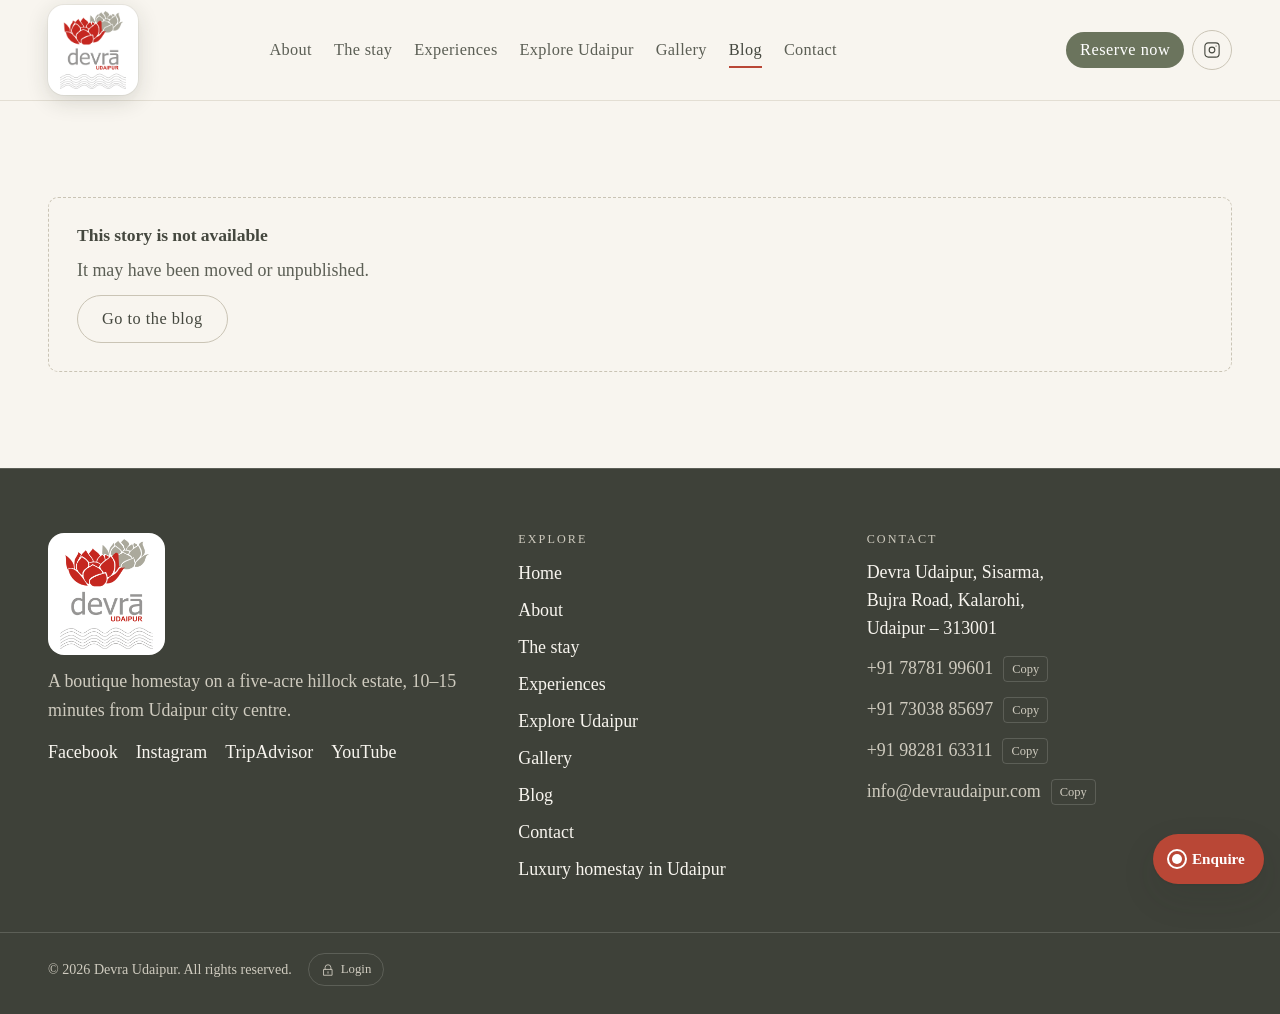
<file: post.html>
<!doctype html>
<html lang="en-IN">
<head>
<meta charset="utf-8">
<meta name="viewport" content="width=device-width,initial-scale=1,viewport-fit=cover">
<title>Blog | Devra Udaipur</title>
<meta name="description" content="A story from the Devra Udaipur blog.">
<link rel="canonical" href="https://devraudaipur.in/post.html">
<meta name="robots" content="noindex,follow">
<meta name="geo.region" content="IN-RJ">
<meta name="geo.placename" content="Udaipur, Rajasthan, India">
<meta property="og:type" content="website">
<meta property="og:site_name" content="Devra Udaipur">
<meta property="og:title" content="Blog | Devra Udaipur">
<meta property="og:description" content="A story from the Devra Udaipur blog.">
<meta property="og:url" content="https://devraudaipur.in/post.html">
<meta property="og:image" content="https://devraudaipur.in/images/m-landscape.jpg">
<meta property="og:locale" content="en_IN">
<meta name="twitter:card" content="summary_large_image">
<meta name="twitter:title" content="Blog | Devra Udaipur">
<meta name="twitter:description" content="A story from the Devra Udaipur blog.">
<meta name="twitter:image" content="https://devraudaipur.in/images/m-landscape.jpg">
<meta name="theme-color" content="#F8F5EF">
<link rel="icon" type="image/png" href="images/m-logo.png">
<link rel="apple-touch-icon" href="images/m-logo.png">
<link rel="preconnect" href="https://fonts.googleapis.com">
<link rel="preconnect" href="https://fonts.gstatic.com" crossorigin>
<link rel="stylesheet" href="https://fonts.googleapis.com/css2?family=Caveat:wght@400;500;600&family=Rozha+One&family=Tinos:ital,wght@0,400;0,700;1,400;1,700&display=swap">
<style>:root{color-scheme:light;padding-top:env(safe-area-inset-top,0px);padding-bottom:env(safe-area-inset-bottom,0px)}body{margin:0;font:14px/1.4 system-ui,sans-serif}img{max-width:100%}[hidden]{display:none!important}</style>
<link rel="stylesheet" href="site.css">
</head>
<body>
<div class="curtain" id="curtain" aria-hidden="true"><div class="curtain-mark">Devra<small>Udaipur</small><span class="curtain-line"></span></div></div>
<div id="app" data-page="post"><header class="site-head" id="site-head"><div class="wrap head-row"><a class="brand" href="./" aria-label="Devra Udaipur home"><span class="logo-plate"><img class="brand-logo" src="images/m-logo.png" alt="Devra Udaipur"></span></a><nav id="site-nav" class="site-nav" aria-label="Main"><a href="about.html">About</a><a href="the-stay.html">The stay</a><a href="experiences.html">Experiences</a><a href="explore-udaipur.html">Explore Udaipur</a><a href="gallery.html">Gallery</a><a href="journal.html" aria-current="page">Blog</a><a href="contact.html">Contact</a></nav><div class="head-actions"><a class="btn btn--primary btn--sm" href="https://www.secure-booking-engine.com/accounts/mJa2mGM072QL6Jv1PQn_Fw/properties/YCL864hEwW2Z-uip7zTu2Q/booking-engine/web/source/4wsctBw6Oq6j-g9XuxeRzQ/" target="_blank" rel="noopener">Reserve now</a><a class="ig-link" href="https://www.instagram.com/devraudaipur/" target="_blank" rel="noopener" aria-label="Devra Udaipur on Instagram"><svg viewBox="0 0 24 24" fill="none" stroke="currentColor" stroke-width="1.5" stroke-linecap="round" stroke-linejoin="round" aria-hidden="true"><path d="M7 2.5h10A4.5 4.5 0 0 1 21.5 7v10a4.5 4.5 0 0 1-4.5 4.5H7A4.5 4.5 0 0 1 2.5 17V7A4.5 4.5 0 0 1 7 2.5ZM15.8 12a3.8 3.8 0 1 1-7.6 0 3.8 3.8 0 0 1 7.6 0ZM17.4 6.6h.01"></path></svg></a><button class="menu-btn" type="button" data-act="menu" aria-expanded="false" aria-controls="site-nav">Menu</button></div></div></header><main id="main"><section class="band post-top"><div class="wrap"><div class="empty"><h3>This story is not available</h3><p class="muted">It may have been moved or unpublished.</p><a class="btn btn--ghost" href="journal.html">Go to the blog</a></div></div></section></main><footer class="site-foot"><div class="wrap foot-grid"><div><span class="logo-plate logo-plate--foot"><img class="foot-logo" src="images/m-logo.png" alt="Devra Udaipur" loading="lazy"></span><p>A boutique homestay on a five-acre hillock estate, 10–15 minutes from Udaipur city centre.</p><ul class="socials"><li><a href="https://www.facebook.com/DevraUdaipurRajasthan/" target="_blank" rel="noopener">Facebook</a></li><li><a href="https://www.instagram.com/devraudaipur/" target="_blank" rel="noopener">Instagram</a></li><li><a href="https://www.tripadvisor.in/Hotel_Review-g297672-d622398-Reviews-Devra_Udaipur-Udaipur_Udaipur_District_Rajasthan.html" target="_blank" rel="noopener">TripAdvisor</a></li><li><a href="https://www.youtube.com/channel/UCvgLNHc2MwSQ90xaG2vx3SA" target="_blank" rel="noopener">YouTube</a></li></ul></div><div><h3>Explore</h3><ul><li><a href="./">Home</a></li><li><a href="about.html">About</a></li><li><a href="the-stay.html">The stay</a></li><li><a href="experiences.html">Experiences</a></li><li><a href="explore-udaipur.html">Explore Udaipur</a></li><li><a href="gallery.html">Gallery</a></li><li><a href="journal.html">Blog</a></li><li><a href="contact.html">Contact</a></li><li><a href="luxury-homestay-udaipur.html">Luxury homestay in Udaipur</a></li></ul></div><div><h3>Contact</h3><address>Devra Udaipur, Sisarma,<br>Bujra Road, Kalarohi,<br>Udaipur – 313001</address><p class="copy-row"><span class="copy-val">+91 78781 99601</span><button type="button" class="copy-btn" data-act="copy" data-copy="+91 78781 99601">Copy</button></p><p class="copy-row"><span class="copy-val">+91 73038 85697</span><button type="button" class="copy-btn" data-act="copy" data-copy="+91 73038 85697">Copy</button></p><p class="copy-row"><span class="copy-val">+91 98281 63311</span><button type="button" class="copy-btn" data-act="copy" data-copy="+91 98281 63311">Copy</button></p><p class="copy-row"><span class="copy-val">info@devraudaipur.com</span><button type="button" class="copy-btn" data-act="copy" data-copy="info@devraudaipur.com">Copy</button></p></div></div><div class="wrap foot-base"><span>© 2026 Devra Udaipur. All rights reserved.</span><a class="login-btn" href="https://claude.ai/artifact/82bbqpzBLtivKbArcMnhde#admin" target="_blank" rel="noopener" aria-label="Admin login"><svg viewBox="0 0 24 24" fill="none" stroke="currentColor" stroke-width="1.5" stroke-linecap="round" stroke-linejoin="round" aria-hidden="true"><path d="M7 11V8a5 5 0 0 1 10 0v3M5 11h14v10H5zM12 15v2.5"></path></svg><span>Login</span></a></div></footer><a class="float-cta" href="contact.html"><span class="pulse" aria-hidden="true"></span>Enquire</a></div>
<noscript><p style="padding:24px">Please enable JavaScript to see the full site.</p></noscript>
<script src="site.js"></script>
</body>
</html>
</file>
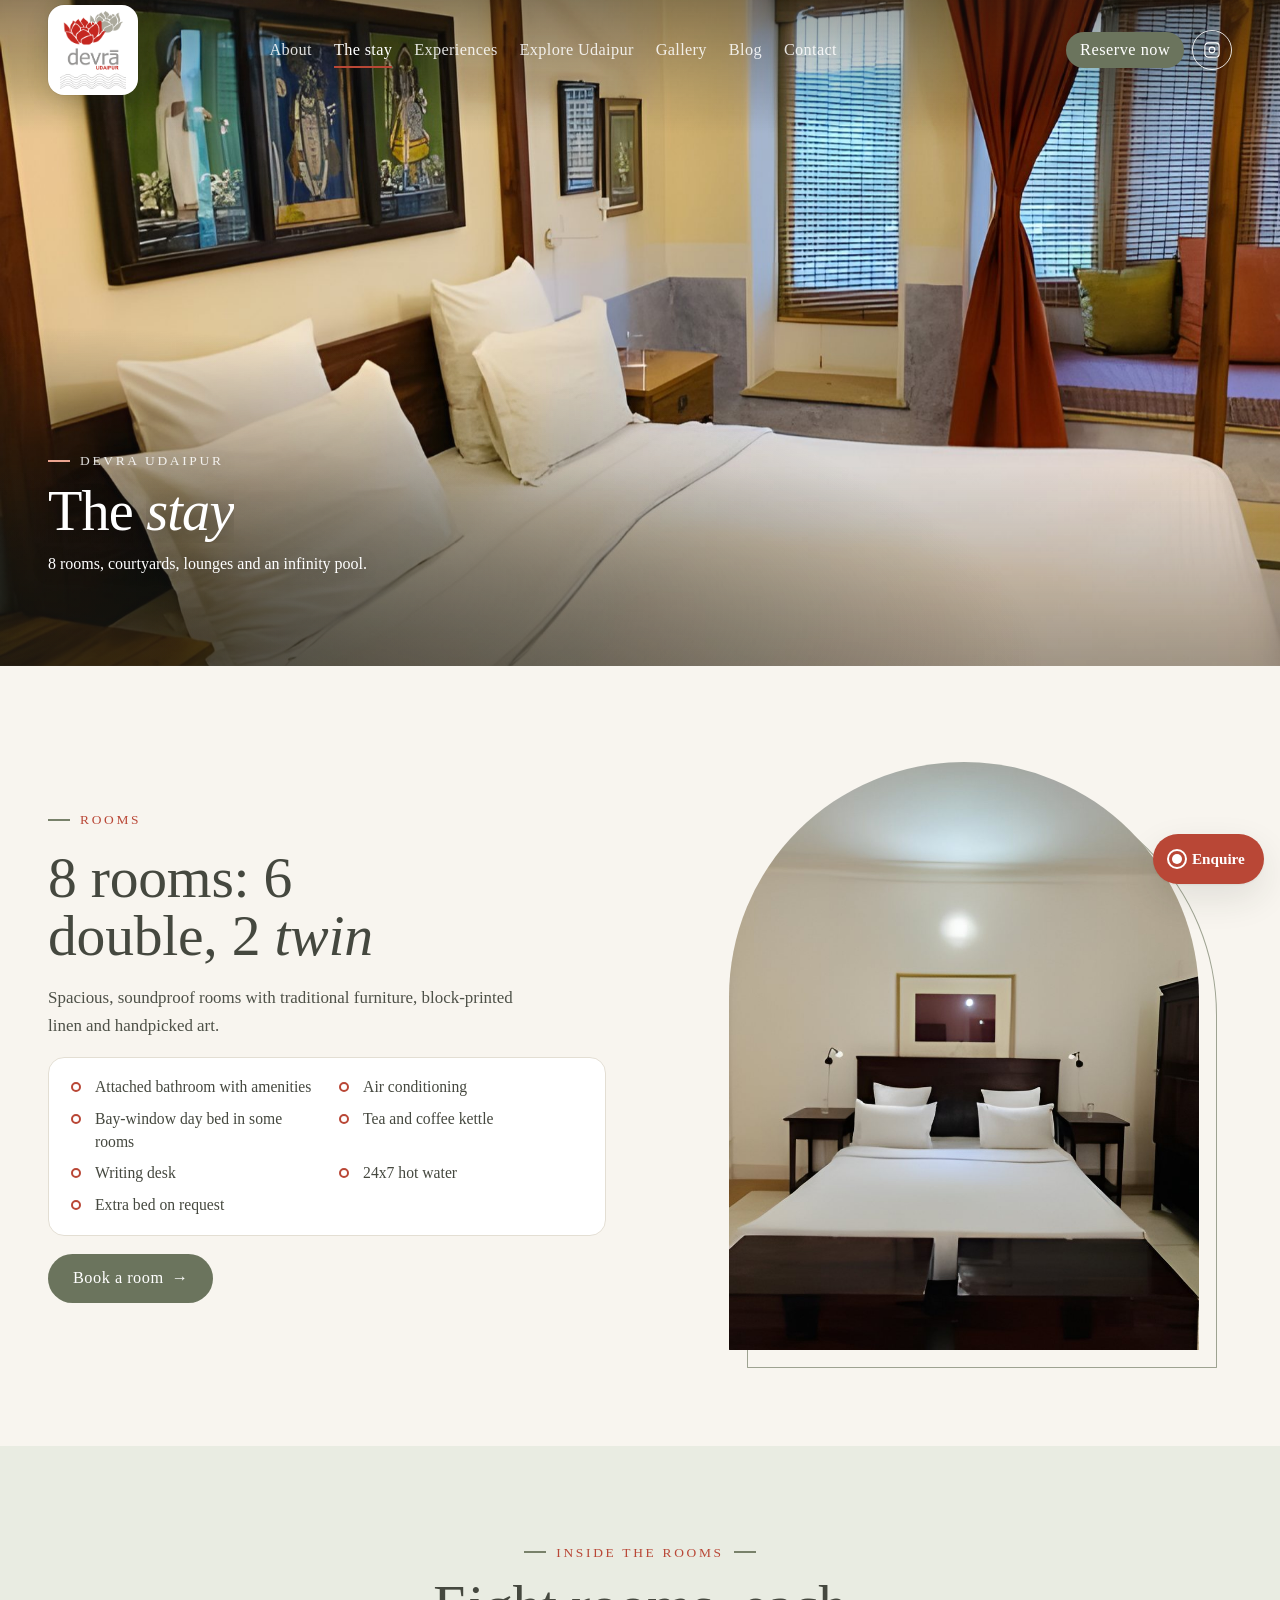
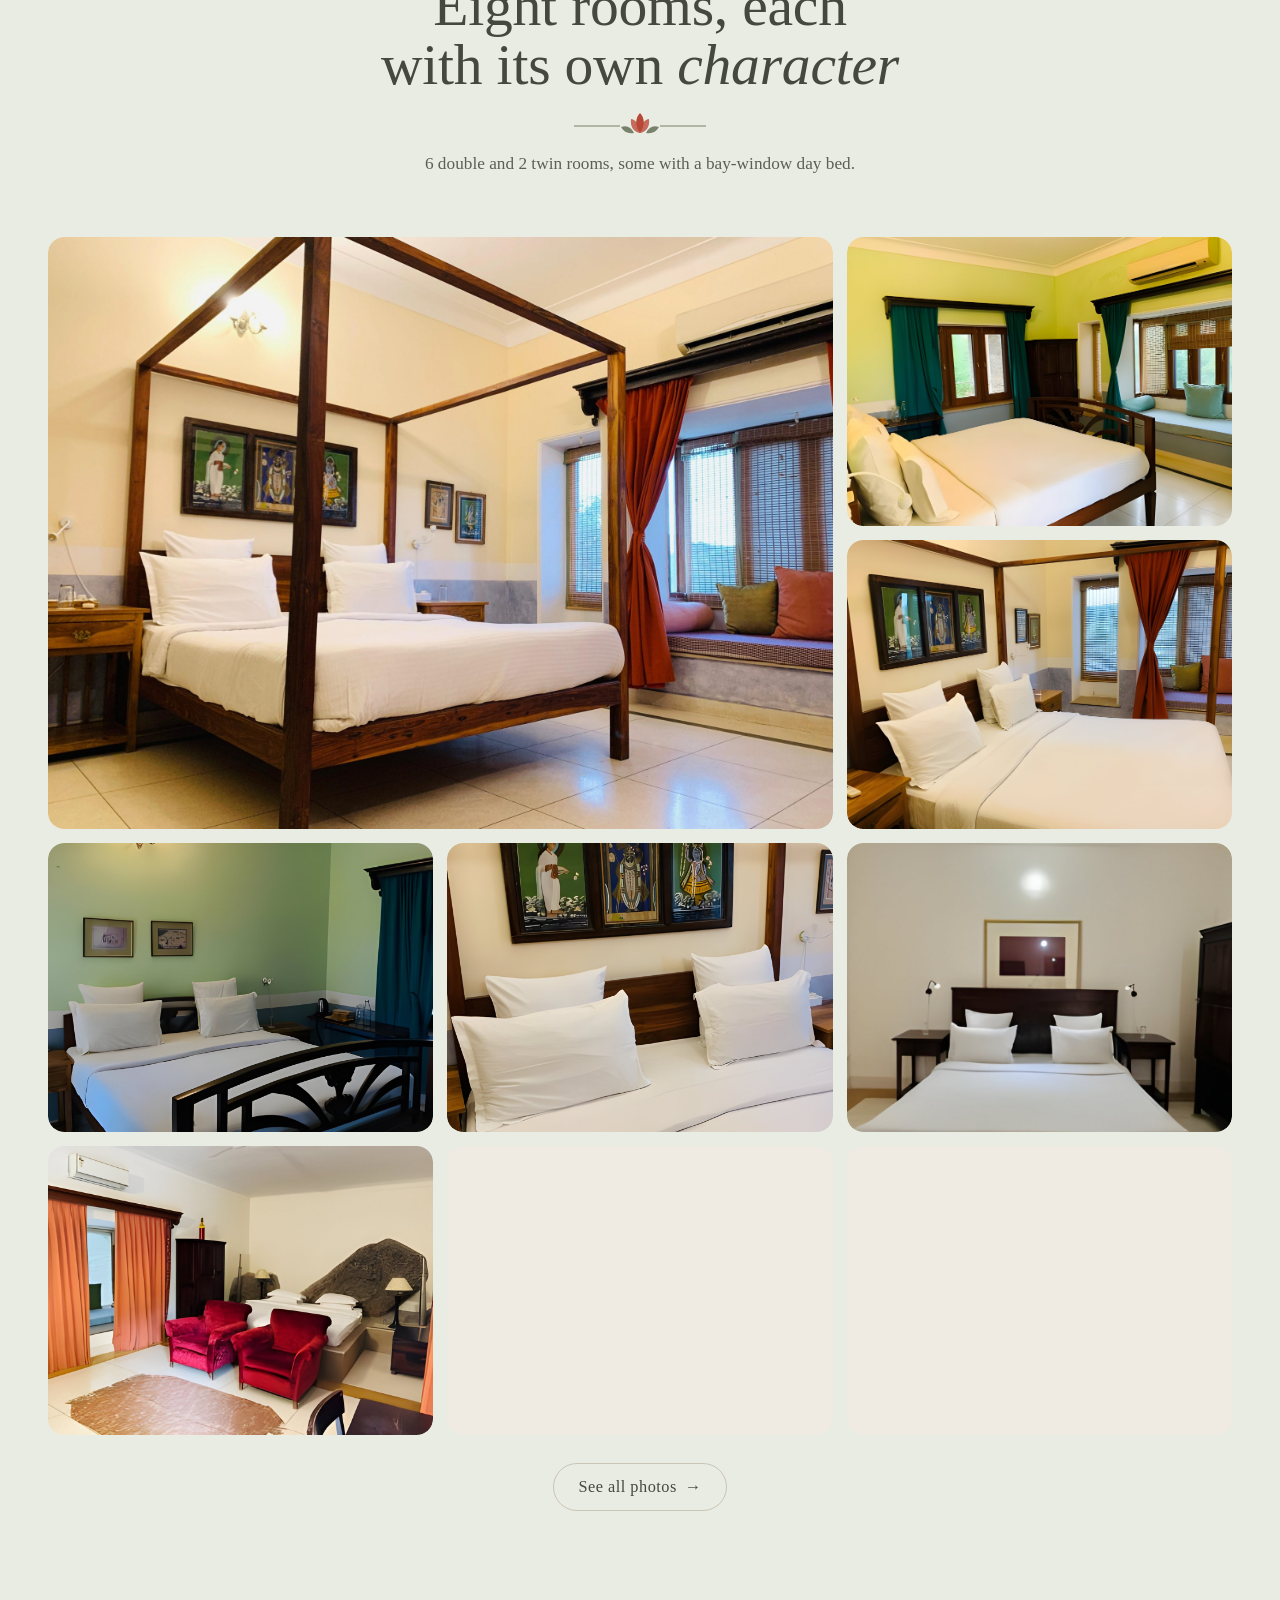
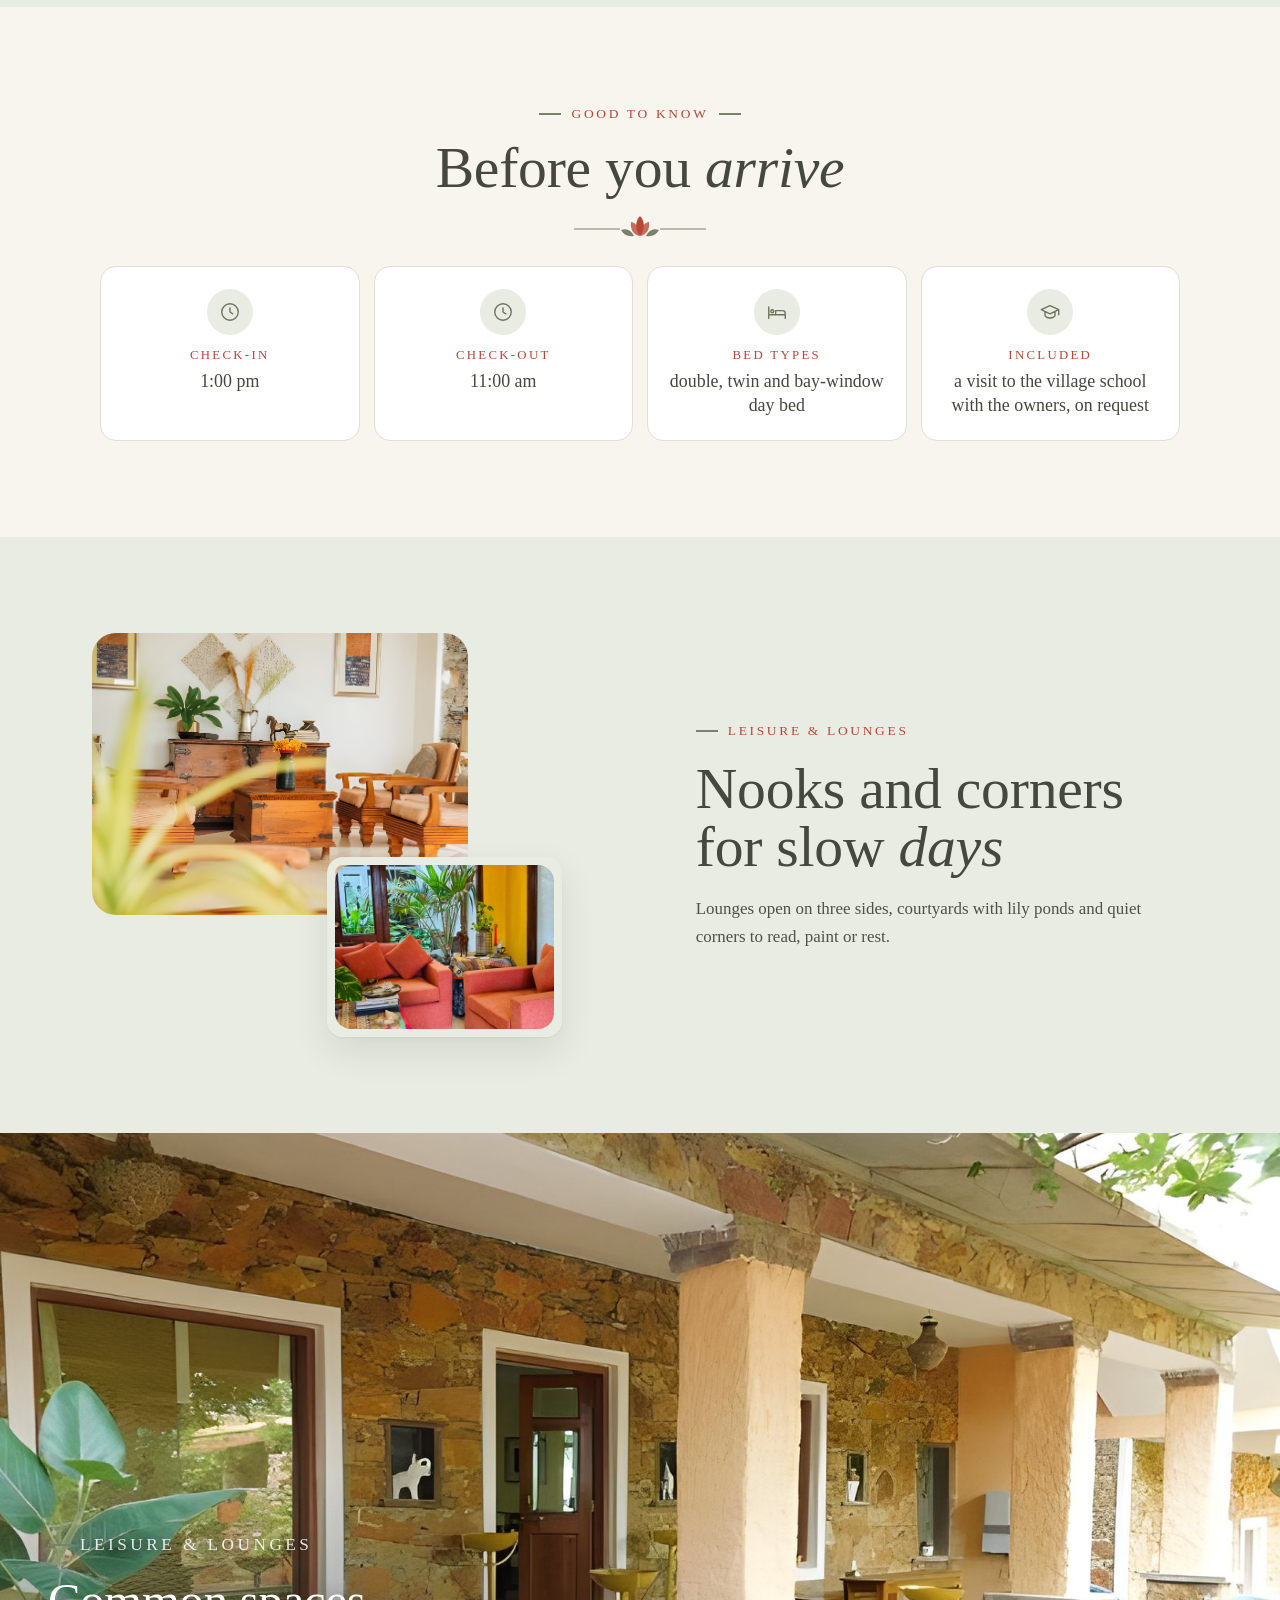
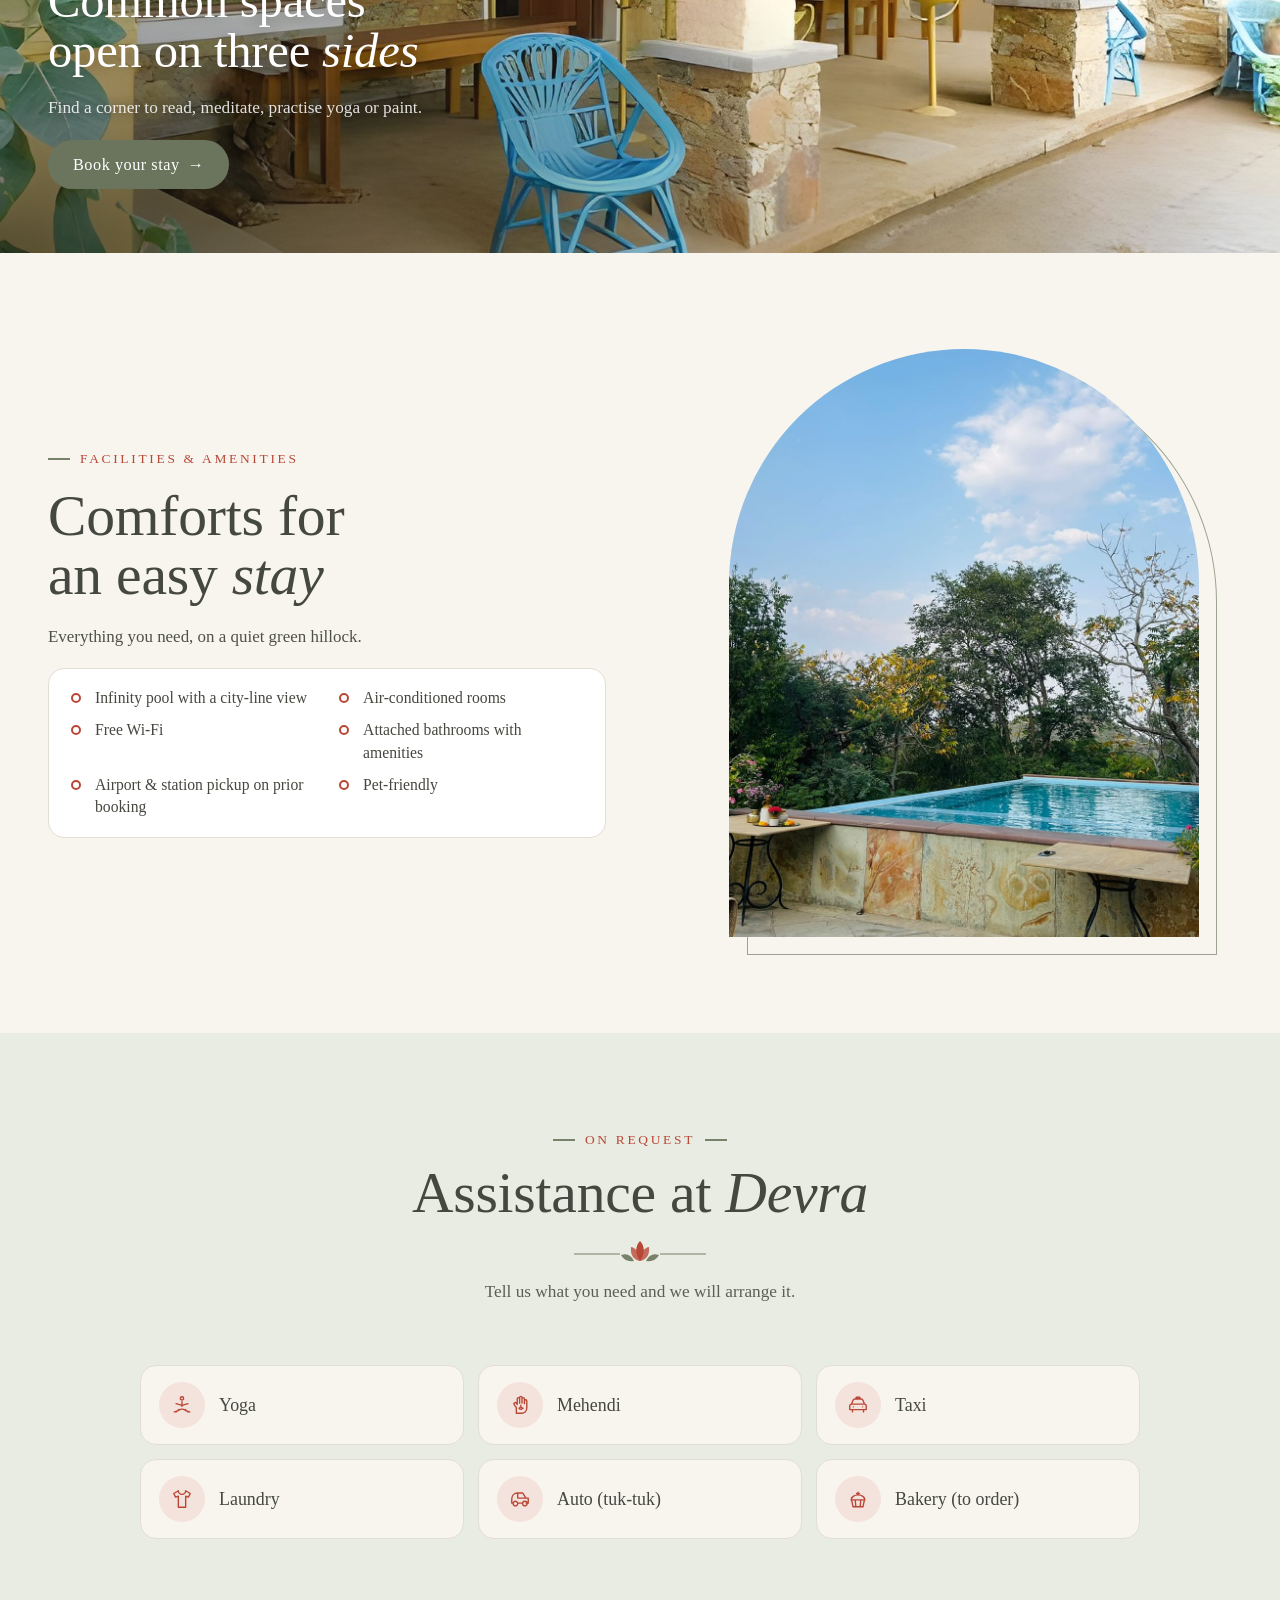
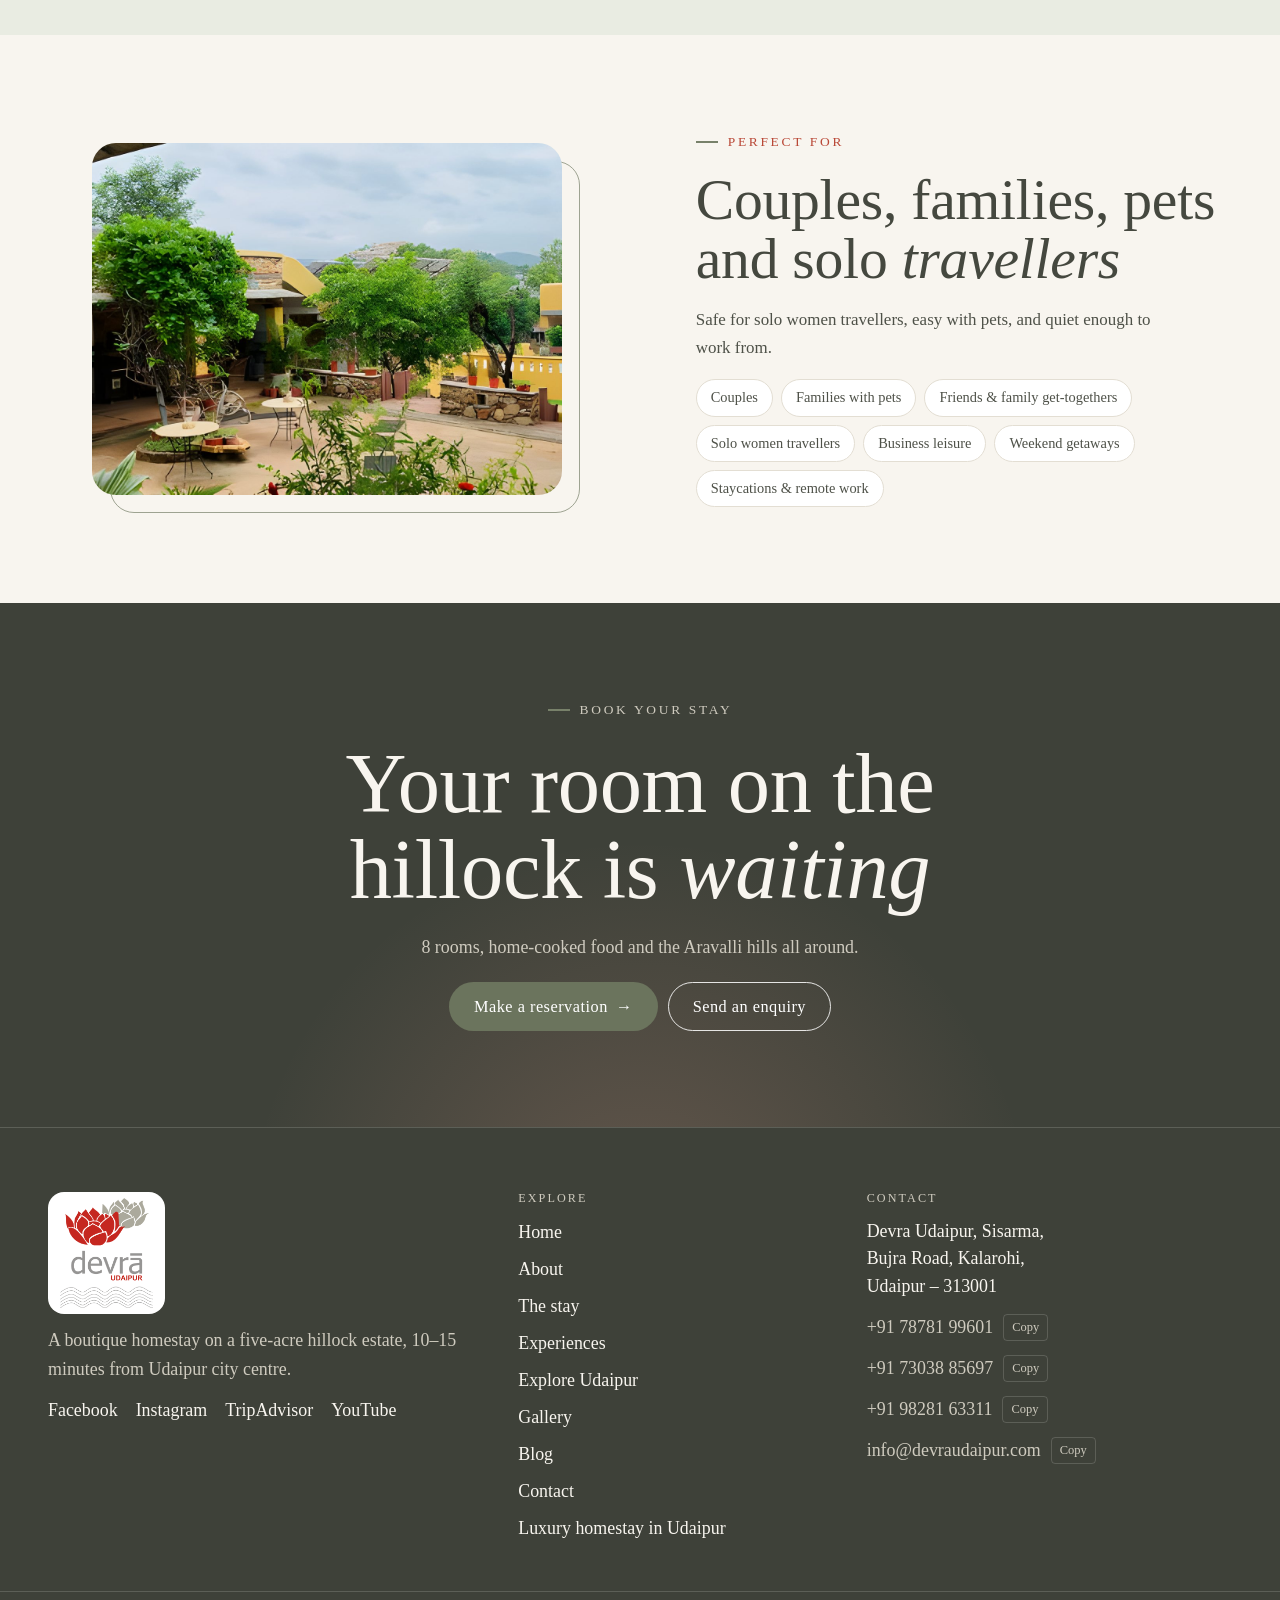
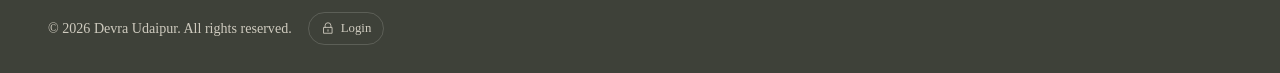
<file: the-stay.html>
<!doctype html>
<html lang="en-IN">
<head>
<meta charset="utf-8">
<meta name="viewport" content="width=device-width,initial-scale=1,viewport-fit=cover">
<title>Rooms &amp; Stay – 8 Rooms, Infinity Pool | Devra Udaipur</title>
<meta name="description" content="8 spacious, soundproof rooms (6 double, 2 twin), an infinity pool with a city-line view, lounges and courtyards at Devra, a luxury homestay in Udaipur. Check-in 1 pm, check-out 11 am.">
<link rel="canonical" href="https://devraudaipur.in/the-stay.html">
<meta name="robots" content="index,follow,max-image-preview:large">
<meta name="geo.region" content="IN-RJ">
<meta name="geo.placename" content="Udaipur, Rajasthan, India">
<meta property="og:type" content="website">
<meta property="og:site_name" content="Devra Udaipur">
<meta property="og:title" content="Rooms &amp; Stay – 8 Rooms, Infinity Pool | Devra Udaipur">
<meta property="og:description" content="8 spacious, soundproof rooms (6 double, 2 twin), an infinity pool with a city-line view, lounges and courtyards at Devra, a luxury homestay in Udaipur. Check-in 1 pm, check-out 11 am.">
<meta property="og:url" content="https://devraudaipur.in/the-stay.html">
<meta property="og:image" content="https://devraudaipur.in/images/w-12.jpg">
<meta property="og:locale" content="en_IN">
<meta name="twitter:card" content="summary_large_image">
<meta name="twitter:title" content="Rooms &amp; Stay – 8 Rooms, Infinity Pool | Devra Udaipur">
<meta name="twitter:description" content="8 spacious, soundproof rooms (6 double, 2 twin), an infinity pool with a city-line view, lounges and courtyards at Devra, a luxury homestay in Udaipur. Check-in 1 pm, check-out 11 am.">
<meta name="twitter:image" content="https://devraudaipur.in/images/w-12.jpg">
<meta name="theme-color" content="#F8F5EF">
<link rel="icon" type="image/png" href="images/m-logo.png">
<link rel="apple-touch-icon" href="images/m-logo.png">
<link rel="preconnect" href="https://fonts.googleapis.com">
<link rel="preconnect" href="https://fonts.gstatic.com" crossorigin>
<link rel="stylesheet" href="https://fonts.googleapis.com/css2?family=Caveat:wght@400;500;600&family=Rozha+One&family=Tinos:ital,wght@0,400;0,700;1,400;1,700&display=swap">
<style>:root{color-scheme:light;padding-top:env(safe-area-inset-top,0px);padding-bottom:env(safe-area-inset-bottom,0px)}body{margin:0;font:14px/1.4 system-ui,sans-serif}img{max-width:100%}[hidden]{display:none!important}</style>
<link rel="stylesheet" href="site.css">
<script type="application/ld+json">{"@context": "https://schema.org", "@type": "BreadcrumbList", "itemListElement": [{"@type": "ListItem", "position": 1, "name": "Home", "item": "https://devraudaipur.in/"}, {"@type": "ListItem", "position": 2, "name": "The stay", "item": "https://devraudaipur.in/the-stay.html"}]}</script>
</head>
<body>
<div class="curtain" id="curtain" aria-hidden="true"><div class="curtain-mark">Devra<small>Udaipur</small><span class="curtain-line"></span></div></div>
<div id="app" data-page="stay"><header class="site-head is-over tone-photo" id="site-head"><div class="wrap head-row"><a class="brand" href="./" aria-label="Devra Udaipur home"><span class="logo-plate"><img class="brand-logo" src="images/m-logo.png" alt="Devra Udaipur"></span></a><nav id="site-nav" class="site-nav" aria-label="Main"><a href="about.html">About</a><a href="the-stay.html" aria-current="page">The stay</a><a href="experiences.html">Experiences</a><a href="explore-udaipur.html">Explore Udaipur</a><a href="gallery.html">Gallery</a><a href="journal.html">Blog</a><a href="contact.html">Contact</a></nav><div class="head-actions"><a class="btn btn--primary btn--sm" href="https://www.secure-booking-engine.com/accounts/mJa2mGM072QL6Jv1PQn_Fw/properties/YCL864hEwW2Z-uip7zTu2Q/booking-engine/web/source/4wsctBw6Oq6j-g9XuxeRzQ/" target="_blank" rel="noopener">Reserve now</a><a class="ig-link" href="https://www.instagram.com/devraudaipur/" target="_blank" rel="noopener" aria-label="Devra Udaipur on Instagram"><svg viewBox="0 0 24 24" fill="none" stroke="currentColor" stroke-width="1.5" stroke-linecap="round" stroke-linejoin="round" aria-hidden="true"><path d="M7 2.5h10A4.5 4.5 0 0 1 21.5 7v10a4.5 4.5 0 0 1-4.5 4.5H7A4.5 4.5 0 0 1 2.5 17V7A4.5 4.5 0 0 1 7 2.5ZM15.8 12a3.8 3.8 0 1 1-7.6 0 3.8 3.8 0 0 1 7.6 0ZM17.4 6.6h.01"></path></svg></a><button class="menu-btn" type="button" data-act="menu" aria-expanded="false" aria-controls="site-nav">Menu</button></div></div></header><main id="main"><section class="hero hero--page hero--center hero--photo"><div class="hero-slides"><div class="slide is-on"><span class="pic"><img src="images/w-12.jpg" alt="A bright double room" decoding="async"></span></div></div><div class="hero-shade"></div><div class="wrap hero-content"><p class="eyebrow fade-in">Devra Udaipur</p><h1 class="rise"><span class="w"><span style="--i:0">The</span></span> <span class="w accent"><span style="--i:1">stay</span></span></h1><p class="hero-sub fade-in">8 rooms, courtyards, lounges and an infinity pool.</p></div></section><section class="band feature clip" id="stay_rooms"><div class="wrap feature-grid"><div class="feature-copy" data-reveal="left"><p class="eyebrow">Rooms</p><h2>8 rooms: 6 double, 2 <em class="ital">twin</em></h2><div class="prose"><p>Spacious, soundproof rooms with traditional furniture, block-printed linen and handpicked art.</p></div><ul class="ticks stagger"><li>Attached bathroom with amenities</li><li>Air conditioning</li><li>Bay-window day bed in some rooms</li><li>Tea and coffee kettle</li><li>Writing desk</li><li>24x7 hot water</li><li>Extra bed on request</li></ul><div class="btn-row"><a class="btn btn--primary" href="https://www.secure-booking-engine.com/accounts/mJa2mGM072QL6Jv1PQn_Fw/properties/YCL864hEwW2Z-uip7zTu2Q/booking-engine/web/source/4wsctBw6Oq6j-g9XuxeRzQ/" target="_blank" rel="noopener">Book a room <span class="arrow">→</span></a></div></div><div class="feature-media"><div class="parallax" data-reveal="scale"><span class="pic pic--arch"><img src="images/w-26.jpg" alt="Twin room" loading="lazy" decoding="async"></span></div></div></div></section><section class="band band--soft" id="inside-rooms"><div class="wrap"><div class="shead" data-reveal=""><p class="eyebrow">Inside the rooms</p><h2>Eight rooms, each with its own <em class="ital">character</em></h2><span class="ornament" aria-hidden="true"><svg viewBox="0 0 132 26"><path class="o-line" d="M0 15H46M86 15H132"></path><path class="o-leaf" d="M47 16c6-2 10 0 13 6-6 1-10-1-13-6ZM85 16c-6-2-10 0-13 6 6 1 10-1 13-6Z"></path><path class="o-petal" d="M66 2c5 5 5 13 0 20-5-7-5-15 0-20Z"></path><path class="o-petal" d="M57 8c6 1 9 7 9 14-6-1-10-6-9-14ZM75 8c-6 1-9 7-9 14 6-1 10-6 9-14Z" opacity=".78"></path></svg></span><p class="lead">6 double and 2 twin rooms, some with a bay-window day bed.</p></div><div class="room-mosaic stagger"><button type="button" class="g-item" data-act="lightbox" data-set="rooms" data-i="0" aria-label="Open photo: Four-poster room"><span class="pic"><img src="images/w-08.jpg" alt="Four-poster room" loading="lazy" decoding="async"></span><span class="g-cap">Four-poster room</span></button><button type="button" class="g-item" data-act="lightbox" data-set="rooms" data-i="1" aria-label="Open photo: A sunny yellow room"><span class="pic"><img src="images/w-16.jpg" alt="A sunny yellow room" loading="lazy" decoding="async"></span><span class="g-cap">A sunny yellow room</span></button><button type="button" class="g-item" data-act="lightbox" data-set="rooms" data-i="2" aria-label="Open photo: A bright double room"><span class="pic"><img src="images/w-12.jpg" alt="A bright double room" loading="lazy" decoding="async"></span><span class="g-cap">A bright double room</span></button><button type="button" class="g-item" data-act="lightbox" data-set="rooms" data-i="3" aria-label="Open photo: Green room with a carved bed"><span class="pic"><img src="images/w-20.jpg" alt="Green room with a carved bed" loading="lazy" decoding="async"></span><span class="g-cap">Green room with a carved bed</span></button><button type="button" class="g-item" data-act="lightbox" data-set="rooms" data-i="4" aria-label="Open photo: Room with paintings above the bed"><span class="pic"><img src="images/w-13.jpg" alt="Room with paintings above the bed" loading="lazy" decoding="async"></span><span class="g-cap">Room with paintings above the bed</span></button><button type="button" class="g-item" data-act="lightbox" data-set="rooms" data-i="5" aria-label="Open photo: Twin room"><span class="pic"><img src="images/w-26.jpg" alt="Twin room" loading="lazy" decoding="async"></span><span class="g-cap">Twin room</span></button><button type="button" class="g-item" data-act="lightbox" data-set="rooms" data-i="6" aria-label="Open photo: A room with red armchairs"><span class="pic"><img src="images/w-49.jpg" alt="A room with red armchairs" loading="lazy" decoding="async"></span><span class="g-cap">A room with red armchairs</span></button><button type="button" class="g-item" data-act="lightbox" data-set="rooms" data-i="7" aria-label="Open photo: A room with an antique bed"><span class="pic"><img src="images/w-54.jpg" alt="A room with an antique bed" loading="lazy" decoding="async"></span><span class="g-cap">A room with an antique bed</span></button><button type="button" class="g-item" data-act="lightbox" data-set="rooms" data-i="8" aria-label="Open photo: Attached bathroom with amenities"><span class="pic"><img src="images/w-50.jpg" alt="Attached bathroom with amenities" loading="lazy" decoding="async"></span><span class="g-cap">Attached bathroom with amenities</span></button></div><div class="center-row"><a class="btn btn--ghost" href="gallery.html">See all photos <span class="arrow">→</span></a></div></div></section><section class="band band--tight info-band" id="stay_info"><div class="wrap"><div class="shead" data-reveal=""><p class="eyebrow">Good to know</p><h2>Before you <em class="ital">arrive</em></h2><span class="ornament" aria-hidden="true"><svg viewBox="0 0 132 26"><path class="o-line" d="M0 15H46M86 15H132"></path><path class="o-leaf" d="M47 16c6-2 10 0 13 6-6 1-10-1-13-6ZM85 16c-6-2-10 0-13 6 6 1 10-1 13-6Z"></path><path class="o-petal" d="M66 2c5 5 5 13 0 20-5-7-5-15 0-20Z"></path><path class="o-petal" d="M57 8c6 1 9 7 9 14-6-1-10-6-9-14ZM75 8c-6 1-9 7-9 14 6-1 10-6 9-14Z" opacity=".78"></path></svg></span></div><ul class="info-list stagger"><li><span class="ico"><svg viewBox="0 0 24 24" fill="none" stroke="currentColor" stroke-width="1.5" stroke-linecap="round" stroke-linejoin="round" aria-hidden="true"><path d="M12 3a9 9 0 1 0 0 18 9 9 0 0 0 0-18ZM12 7.5V12l3 2"></path></svg></span><span><strong>Check-in</strong>1:00 pm</span></li><li><span class="ico"><svg viewBox="0 0 24 24" fill="none" stroke="currentColor" stroke-width="1.5" stroke-linecap="round" stroke-linejoin="round" aria-hidden="true"><path d="M12 3a9 9 0 1 0 0 18 9 9 0 0 0 0-18ZM12 7.5V12l3 2"></path></svg></span><span><strong>Check-out</strong>11:00 am</span></li><li><span class="ico"><svg viewBox="0 0 24 24" fill="none" stroke="currentColor" stroke-width="1.5" stroke-linecap="round" stroke-linejoin="round" aria-hidden="true"><path d="M3 6.5V19M3 15h18M21 19v-5.5a3 3 0 0 0-3-3h-7.5V15M6.8 12.8a1.6 1.6 0 1 0 0-3.2 1.6 1.6 0 0 0 0 3.2Z"></path></svg></span><span><strong>Bed types</strong>double, twin and bay-window day bed</span></li><li><span class="ico"><svg viewBox="0 0 24 24" fill="none" stroke="currentColor" stroke-width="1.5" stroke-linecap="round" stroke-linejoin="round" aria-hidden="true"><path d="M2.5 9.5 12 5l9.5 4.5L12 14 2.5 9.5ZM6.5 11.5v4c0 1.4 2.5 3 5.5 3s5.5-1.6 5.5-3v-4M21.5 9.5V15"></path></svg></span><span><strong>Included</strong>a visit to the village school with the owners, on request</span></li></ul></div></section><section class="band feature clip feature--flip band--soft" id="stay_leisure"><div class="wrap feature-grid"><div class="feature-copy" data-reveal="right"><p class="eyebrow">Leisure &amp; lounges</p><h2>Nooks and corners for slow <em class="ital">days</em></h2><div class="prose"><p>Lounges open on three sides, courtyards with lily ponds and quiet corners to read, paint or rest.</p></div></div><div class="feature-media"><div class="collage"><div class="c1 parallax" data-reveal="scale"><span class="pic pic--wide"><img src="images/m-lounge7.jpg" alt="The lounge" loading="lazy" decoding="async"></span></div><div class="c2" data-reveal="right"><span class="pic"><img src="images/w-32.jpg" alt="The living room" loading="lazy" decoding="async"></span></div></div></div></div></section><section class="photo-band"><span class="pic"><img src="images/m-outside.jpg" alt="The verandah" loading="lazy" decoding="async"></span><div class="wrap"><div class="photo-band-copy" data-reveal="left"><p class="eyebrow">Leisure &amp; lounges</p><h2>Common spaces open on three <em class="ital">sides</em></h2><p>Find a corner to read, meditate, practise yoga or paint.</p><div class="btn-row"><a class="btn btn--haldi" href="https://www.secure-booking-engine.com/accounts/mJa2mGM072QL6Jv1PQn_Fw/properties/YCL864hEwW2Z-uip7zTu2Q/booking-engine/web/source/4wsctBw6Oq6j-g9XuxeRzQ/" target="_blank" rel="noopener">Book your stay <span class="arrow">→</span></a></div></div></div></section><section class="band feature clip" id="stay_facilities"><div class="wrap feature-grid"><div class="feature-copy" data-reveal="left"><p class="eyebrow">Facilities &amp; amenities</p><h2>Comforts for an easy <em class="ital">stay</em></h2><div class="prose"><p>Everything you need, on a quiet green hillock.</p></div><ul class="ticks stagger"><li>Infinity pool with a city-line view</li><li>Air-conditioned rooms</li><li>Free Wi-Fi</li><li>Attached bathrooms with amenities</li><li>Airport &amp; station pickup on prior booking</li><li>Pet-friendly</li></ul></div><div class="feature-media"><div class="parallax" data-reveal="scale"><span class="pic pic--arch"><img src="images/n-pool.jpg" alt="Plunge pool with a view of the hills" loading="lazy" decoding="async"></span></div></div></div></section><section class="band band--soft" id="stay_assist"><div class="wrap"><div class="shead" data-reveal=""><p class="eyebrow">On request</p><h2>Assistance at <em class="ital">Devra</em></h2><span class="ornament" aria-hidden="true"><svg viewBox="0 0 132 26"><path class="o-line" d="M0 15H46M86 15H132"></path><path class="o-leaf" d="M47 16c6-2 10 0 13 6-6 1-10-1-13-6ZM85 16c-6-2-10 0-13 6 6 1 10-1 13-6Z"></path><path class="o-petal" d="M66 2c5 5 5 13 0 20-5-7-5-15 0-20Z"></path><path class="o-petal" d="M57 8c6 1 9 7 9 14-6-1-10-6-9-14ZM75 8c-6 1-9 7-9 14 6-1 10-6 9-14Z" opacity=".78"></path></svg></span><p class="lead">Tell us what you need and we will arrange it.</p></div><ul class="amen amen--assist stagger"><li><span class="ico"><svg viewBox="0 0 24 24" fill="none" stroke="currentColor" stroke-width="1.5" stroke-linecap="round" stroke-linejoin="round" aria-hidden="true"><path d="M10.2 4.8a1.8 1.8 0 1 0 3.6 0 1.8 1.8 0 1 0-3.6 0M12 8.5v5M5.5 10.5 12 12.5l6.5-2M3.5 19.5c3.5 0 5.5-3 8.5-3s5 3 8.5 3M8.5 16.8 6 19.5M15.5 16.8l2.5 2.7"></path></svg></span><span>Yoga</span></li><li><span class="ico"><svg viewBox="0 0 24 24" fill="none" stroke="currentColor" stroke-width="1.5" stroke-linecap="round" stroke-linejoin="round" aria-hidden="true"><path d="M8 21v-6.2L5.6 11.6a1.4 1.4 0 0 1 2.3-1.6L9 11.4V5.2a1.3 1.3 0 0 1 2.6 0V10V3.9a1.3 1.3 0 0 1 2.6 0V10V5.2a1.3 1.3 0 0 1 2.6 0V10.5V7.6a1.3 1.3 0 0 1 2.6 0v7.4c0 3.4-2.3 6-5.6 6H8ZM12.9 14.2a1.3 1.3 0 1 0 0 2.6 1.3 1.3 0 0 0 0-2.6ZM12.9 12.2v.5M14.9 15.5h.5M10.9 15.5h.5"></path></svg></span><span>Mehendi</span></li><li><span class="ico"><svg viewBox="0 0 24 24" fill="none" stroke="currentColor" stroke-width="1.5" stroke-linecap="round" stroke-linejoin="round" aria-hidden="true"><path d="M10 3.5h4V5h-4zM5 11l1.6-4.2A2 2 0 0 1 8.5 5.5h7a2 2 0 0 1 1.9 1.3L19 11M3 17v-4a2 2 0 0 1 2-2h14a2 2 0 0 1 2 2v4H3ZM6 17v2.5M18 17v2.5M7 14h.01M17 14h.01"></path></svg></span><span>Taxi</span></li><li><span class="ico"><svg viewBox="0 0 24 24" fill="none" stroke="currentColor" stroke-width="1.5" stroke-linecap="round" stroke-linejoin="round" aria-hidden="true"><path d="M8 3 3 6l2 4 3-1v12h8V9l3 1 2-4-5-3a4 4 0 0 1-8 0Z"></path></svg></span><span>Laundry</span></li><li><span class="ico"><svg viewBox="0 0 24 24" fill="none" stroke="currentColor" stroke-width="1.5" stroke-linecap="round" stroke-linejoin="round" aria-hidden="true"><path d="M3 16.5V12c0-3.6 2.6-6.5 6.5-6.5H15l3.5 5.5H21v5.5h-2.2M9.6 16.5h5.2M3 16.5h1.4M9.5 5.5V11h9M4.5 17a2.5 2.5 0 1 0 5 0 2.5 2.5 0 1 0-5 0M14.8 17a2.5 2.5 0 1 0 5 0 2.5 2.5 0 1 0-5 0"></path></svg></span><span>Auto (tuk-tuk)</span></li><li><span class="ico"><svg viewBox="0 0 24 24" fill="none" stroke="currentColor" stroke-width="1.5" stroke-linecap="round" stroke-linejoin="round" aria-hidden="true"><path d="M5 13h14l-1.6 7.5H6.6L5 13ZM4.5 13a7.5 5.5 0 0 1 15 0M9 13l.6 7.5M15 13l-.6 7.5M12 4.5v3M10.5 6h3"></path></svg></span><span>Bakery (to order)</span></li></ul></div></section><section class="band feature clip feature--flip" id="stay_perfect"><div class="wrap feature-grid"><div class="feature-copy" data-reveal="right"><p class="eyebrow">Perfect for</p><h2>Couples, families, pets and solo <em class="ital">travellers</em></h2><div class="prose"><p>Safe for solo women travellers, easy with pets, and quiet enough to work from.</p></div><ul class="chips stagger"><li>Couples</li><li>Families with pets</li><li>Friends &amp; family get-togethers</li><li>Solo women travellers</li><li>Business leisure</li><li>Weekend getaways</li><li>Staycations &amp; remote work</li></ul></div><div class="feature-media"><div class="parallax" data-reveal="scale"><span class="pic pic--wide"><img src="images/w-56.jpg" alt="Garden seating with hill views" loading="lazy" decoding="async"></span></div></div></div></section><section class="band band--ink book-band"><span class="sun-glow" aria-hidden="true"></span><div class="wrap" data-reveal=""><p class="eyebrow">Book your stay</p><h2>Your room on the hillock is <em class="ital">waiting</em></h2><p>8 rooms, home-cooked food and the Aravalli hills all around.</p><div class="btn-row"><a class="btn btn--haldi" href="https://www.secure-booking-engine.com/accounts/mJa2mGM072QL6Jv1PQn_Fw/properties/YCL864hEwW2Z-uip7zTu2Q/booking-engine/web/source/4wsctBw6Oq6j-g9XuxeRzQ/" target="_blank" rel="noopener">Make a reservation <span class="arrow">→</span></a><a class="btn btn--light" href="contact.html">Send an enquiry</a></div></div></section></main><footer class="site-foot"><div class="wrap foot-grid"><div><span class="logo-plate logo-plate--foot"><img class="foot-logo" src="images/m-logo.png" alt="Devra Udaipur" loading="lazy"></span><p>A boutique homestay on a five-acre hillock estate, 10–15 minutes from Udaipur city centre.</p><ul class="socials"><li><a href="https://www.facebook.com/DevraUdaipurRajasthan/" target="_blank" rel="noopener">Facebook</a></li><li><a href="https://www.instagram.com/devraudaipur/" target="_blank" rel="noopener">Instagram</a></li><li><a href="https://www.tripadvisor.in/Hotel_Review-g297672-d622398-Reviews-Devra_Udaipur-Udaipur_Udaipur_District_Rajasthan.html" target="_blank" rel="noopener">TripAdvisor</a></li><li><a href="https://www.youtube.com/channel/UCvgLNHc2MwSQ90xaG2vx3SA" target="_blank" rel="noopener">YouTube</a></li></ul></div><div><h3>Explore</h3><ul><li><a href="./">Home</a></li><li><a href="about.html">About</a></li><li><a href="the-stay.html">The stay</a></li><li><a href="experiences.html">Experiences</a></li><li><a href="explore-udaipur.html">Explore Udaipur</a></li><li><a href="gallery.html">Gallery</a></li><li><a href="journal.html">Blog</a></li><li><a href="contact.html">Contact</a></li><li><a href="luxury-homestay-udaipur.html">Luxury homestay in Udaipur</a></li></ul></div><div><h3>Contact</h3><address>Devra Udaipur, Sisarma,<br>Bujra Road, Kalarohi,<br>Udaipur – 313001</address><p class="copy-row"><span class="copy-val">+91 78781 99601</span><button type="button" class="copy-btn" data-act="copy" data-copy="+91 78781 99601">Copy</button></p><p class="copy-row"><span class="copy-val">+91 73038 85697</span><button type="button" class="copy-btn" data-act="copy" data-copy="+91 73038 85697">Copy</button></p><p class="copy-row"><span class="copy-val">+91 98281 63311</span><button type="button" class="copy-btn" data-act="copy" data-copy="+91 98281 63311">Copy</button></p><p class="copy-row"><span class="copy-val">info@devraudaipur.com</span><button type="button" class="copy-btn" data-act="copy" data-copy="info@devraudaipur.com">Copy</button></p></div></div><div class="wrap foot-base"><span>© 2026 Devra Udaipur. All rights reserved.</span><a class="login-btn" href="https://claude.ai/artifact/82bbqpzBLtivKbArcMnhde#admin" target="_blank" rel="noopener" aria-label="Admin login"><svg viewBox="0 0 24 24" fill="none" stroke="currentColor" stroke-width="1.5" stroke-linecap="round" stroke-linejoin="round" aria-hidden="true"><path d="M7 11V8a5 5 0 0 1 10 0v3M5 11h14v10H5zM12 15v2.5"></path></svg><span>Login</span></a></div></footer><a class="float-cta" href="contact.html"><span class="pulse" aria-hidden="true"></span>Enquire</a></div>
<noscript><p style="padding:24px">Please enable JavaScript to see the full site.</p></noscript>
<script src="site.js"></script>
</body>
</html>
</file>
<file: site.css>
/* Layout: a walk from the hillock to the city. Cinematic photo heroes with an animated Aravalli ridge when no photo exists, lime-washed bands, every editorial photo framed as a jharokha arch. */
:root{
  --bg:#F8F5EF; --surface:#FFFFFF; --surface-2:#EFEBE2; --ink:#45483F; --ink-2:#4E5148; --muted:#64675C;
  --line:#E3DED3; --ink-line:#CAC4B5; --head-bg:rgb(248 245 239 / .92);
  --indigo:#6B745D; --indigo-deep:#5A6250; --indigo-ink:#FFFFFF; --indigo-soft:#E7EADF;
  --leaf:#B94736; --leaf-soft:#F5E4DF; --haldi:#B94736; --haldi-fill:#B94736; --haldi-soft:#F6E6E1; --on-haldi:#FFFFFF;
  --sage:#78816A; --sage-soft:#E9ECE2; --terra:#B94736; --terra-soft:#F4E2DC; --ivory:#F8F5EF; --charcoal:#45483F;
  --danger:#9E2A1E; --danger-soft:#F8E2DF; --on-danger:#FFFFFF;
  --sky-top:#E7E6D9; --sky-bot:#F8F5EF; --ridge-1:#DCE0D0; --ridge-2:#B7BFA6; --ridge-3:#8A9378; --ridge-4:#3E4139; --sun:#C9654F;
  --bird:#45483F; --mist:rgba(255,255,255,0.42); --stars:0;
  --band-ink:#F8F5EF; --band-muted:#CFCBBF; --band-line:rgb(248 245 239 / .16); --band-accent:#EBA48F;
  --ph-1:#ECEEE5; --ph-2:#C6CCB8; --phl-1:#E7EADF; --phl-2:#B7BFA6; --phh-1:#F5E4DF; --phh-2:#E1B2A6;
  --on-photo:#FFFFFF; --on-photo-2:rgb(255 255 255 / .86); --shade-1:rgb(30 32 27 / .55); --shade-2:rgb(30 32 27 / .12); --shade-3:rgb(30 32 27 / .8);
  --glass:rgb(255 255 255 / .8); --glass-line:rgb(255 255 255 / .7); --wm:rgb(120 129 106 / .1);
  --overlay:rgb(22 24 20 / .95); --overlay-ink:#F3F1EA; --scrim:rgb(22 24 20 / .55);
  --shadow:0 1px 2px rgb(40 42 34 / .06), 0 14px 36px rgb(40 42 34 / .11);
  --display:"Instrument Serif", "Cormorant Garamond", Georgia, "Times New Roman", serif;
  --body:"Plus Jakarta Sans", "Segoe UI", system-ui, -apple-system, sans-serif;
  --deva:"Rozha One", "Noto Serif Devanagari", serif;
  --logo-plate:#FFFFFF;
  --step-0:1rem; --step-1:1.22rem; --step-2:clamp(1.8rem, 2.6vw, 2.2rem); --step-3:clamp(2.35rem, 4.6vw, 3.6rem); --step-4:clamp(3rem, 7vw, 5.6rem);
  --maxw:1220px; --gut:clamp(16px, 4vw, 48px); --head-h:100px; --r-sm:10px; --r-md:16px; --r-lg:24px;
  --ease:cubic-bezier(.2,.7,.1,1);
}
@media (prefers-color-scheme: dark){
  :root:not([data-theme="light"]){
    --bg:#1C1E19; --surface:#25281F; --surface-2:#2B2E25; --ink:#EEEADF; --ink-2:#DAD6C9; --muted:#AAA99B;
    --line:#363A2F; --ink-line:#4B4F42; --head-bg:rgb(28 30 25 / .9);
    --indigo:#A9B494; --indigo-deep:#BEC8AA; --indigo-ink:#1C1E19; --indigo-soft:#30352A;
    --leaf:#E59682; --leaf-soft:#3A2722; --haldi:#E59682; --haldi-fill:#E59682; --haldi-soft:#3A2722; --on-haldi:#1C1E19;
    --sage:#A9B494; --sage-soft:#2A2E24; --terra:#E59682; --terra-soft:#3A2722; --ivory:#1C1E19; --charcoal:#EEEADF;
    --danger:#F2958B; --danger-soft:#3B1E1C; --on-danger:#1E0D0B;
    --sky-top:#13150F; --sky-bot:#262A20; --ridge-1:#2F3428; --ridge-2:#272B21; --ridge-3:#1F2219; --ridge-4:#151712; --sun:#E59682;
    --bird:#DAD6C9; --mist:rgba(200,210,180,0.06); --stars:1;
    --band-ink:#EEEADF; --band-muted:#B5B3A5; --band-line:rgb(238 234 223 / .14); --band-accent:#E9A18C;
    --ph-1:#272B22; --ph-2:#3C4234; --phl-1:#262B21; --phl-2:#3B4333; --phh-1:#33241F; --phh-2:#5A3A31;
    --glass:rgb(37 40 31 / .8); --glass-line:rgb(255 255 255 / .09); --wm:rgb(169 180 148 / .07);
    --overlay:rgb(10 11 8 / .95); --scrim:rgb(0 0 0 / .6);
    --shadow:0 1px 2px rgb(0 0 0 / .3), 0 14px 36px rgb(0 0 0 / .4);
    color-scheme:dark;
  }
}
:root[data-theme="dark"]{
    --bg:#1C1E19; --surface:#25281F; --surface-2:#2B2E25; --ink:#EEEADF; --ink-2:#DAD6C9; --muted:#AAA99B;
    --line:#363A2F; --ink-line:#4B4F42; --head-bg:rgb(28 30 25 / .9);
    --indigo:#A9B494; --indigo-deep:#BEC8AA; --indigo-ink:#1C1E19; --indigo-soft:#30352A;
    --leaf:#E59682; --leaf-soft:#3A2722; --haldi:#E59682; --haldi-fill:#E59682; --haldi-soft:#3A2722; --on-haldi:#1C1E19;
    --sage:#A9B494; --sage-soft:#2A2E24; --terra:#E59682; --terra-soft:#3A2722; --ivory:#1C1E19; --charcoal:#EEEADF;
    --danger:#F2958B; --danger-soft:#3B1E1C; --on-danger:#1E0D0B;
    --sky-top:#13150F; --sky-bot:#262A20; --ridge-1:#2F3428; --ridge-2:#272B21; --ridge-3:#1F2219; --ridge-4:#151712; --sun:#E59682;
    --bird:#DAD6C9; --mist:rgba(200,210,180,0.06); --stars:1;
    --band-ink:#EEEADF; --band-muted:#B5B3A5; --band-line:rgb(238 234 223 / .14); --band-accent:#E9A18C;
    --ph-1:#272B22; --ph-2:#3C4234; --phl-1:#262B21; --phl-2:#3B4333; --phh-1:#33241F; --phh-2:#5A3A31;
    --glass:rgb(37 40 31 / .8); --glass-line:rgb(255 255 255 / .09); --wm:rgb(169 180 148 / .07);
    --overlay:rgb(10 11 8 / .95); --scrim:rgb(0 0 0 / .6);
    --shadow:0 1px 2px rgb(0 0 0 / .3), 0 14px 36px rgb(0 0 0 / .4);
    color-scheme:dark;
}

*,*::before,*::after{box-sizing:border-box}
html{-webkit-text-size-adjust:100%}
body{background:var(--bg);color:var(--ink);font-family:var(--body);font-size:var(--step-0);line-height:1.72;letter-spacing:-.003em;-webkit-font-smoothing:antialiased;overflow-x:hidden;margin:0}
body::before{content:"";position:fixed;inset:0 0 auto;height:env(safe-area-inset-top,0px);z-index:60;background:var(--bg)}
h1,h2,h3{font-family:var(--display);font-weight:400;line-height:1.02;margin:0;text-wrap:balance;color:inherit;letter-spacing:-.012em}
h1{font-size:var(--step-4)} h2{font-size:var(--step-3)} h3{font-size:clamp(1.45rem, 2vw, 1.7rem);line-height:1.12;letter-spacing:-.005em}
.deva{font-family:var(--deva)}
.accent > span{font-style:italic}
.hero--photo .accent > span,.book-band .accent > span{color:var(--band-accent)}
.hero--art .accent > span{color:var(--indigo)}
p{margin:0}
a{color:inherit}
img{display:block;max-width:100%}
button{font:inherit;color:inherit}
:focus-visible{outline:2px solid var(--indigo);outline-offset:2px}
.sr{position:absolute!important;width:1px;height:1px;padding:0;margin:-1px;overflow:hidden;clip:rect(0 0 0 0);white-space:nowrap;border:0}
.muted{color:var(--muted)} .sm{font-size:.88rem}
.num{font-variant-numeric:tabular-nums}
.wrap{max-width:calc(var(--maxw) + 2 * var(--gut));margin-inline:auto;padding-left:max(var(--gut), env(safe-area-inset-left,0px));padding-right:max(var(--gut), env(safe-area-inset-right,0px))}

/* Loader curtain for inner pages */
.curtain{position:fixed;inset:0;z-index:200;background:var(--ridge-4);display:grid;place-items:center;transition:opacity .5s ease, visibility .5s;animation:curtain-safety .4s ease 5s forwards}
@keyframes curtain-safety{to{opacity:0;visibility:hidden}}
.curtain.gone{opacity:0;visibility:hidden}
.curtain-mark{font-family:var(--display);font-style:italic;font-size:clamp(2.8rem, 9vw, 4.6rem);color:var(--band-accent);display:flex;flex-direction:column;align-items:center;gap:6px}
.curtain-mark small{font-family:var(--body);font-size:.72rem;letter-spacing:.3em;text-transform:uppercase;color:var(--band-muted)}
.curtain-line{width:120px;height:2px;background:var(--band-line);overflow:hidden;position:relative}
.curtain-line::after{content:"";position:absolute;inset:0;width:40%;background:var(--band-accent);animation:load 1.1s ease-in-out infinite}
@keyframes load{from{transform:translateX(-100%)}to{transform:translateX(260%)}}

/* Header */
.site-head{position:sticky;top:env(safe-area-inset-top,0px);z-index:50;background:var(--head-bg);-webkit-backdrop-filter:saturate(1.3) blur(12px);backdrop-filter:saturate(1.3) blur(12px);border-bottom:1px solid var(--line);transition:background-color .35s ease, border-color .35s ease, color .35s ease}
.head-row{display:flex;align-items:center;gap:20px;min-height:var(--head-h)}
.brand{display:flex;align-items:center;gap:10px;text-decoration:none;flex:none}
.logo-plate{display:inline-flex;align-items:center;justify-content:center;background:var(--logo-plate);border-radius:12px;padding:5px 9px;box-shadow:0 2px 10px rgb(10 12 30 / .14)}
.brand-logo{height:62px;width:auto;object-fit:contain;display:block}
.brand-text{display:flex;align-items:baseline;gap:8px}
.brand-word{font-family:var(--display);font-size:2.1rem;line-height:1;color:var(--indigo)}
.brand-place{font-size:.7rem;letter-spacing:.2em;text-transform:uppercase;font-weight:600;color:var(--muted)}
.site-nav{display:flex;gap:2px;margin-inline:auto;flex-wrap:wrap;justify-content:center}
.site-nav a{position:relative;padding:8px 10px;text-decoration:none;font-weight:500;color:var(--muted);font-size:.92rem;letter-spacing:.01em}
.site-nav a::after{content:"";position:absolute;left:10px;right:10px;bottom:3px;height:2px;background:var(--haldi-fill);transform:scaleX(0);transform-origin:left;transition:transform .35s var(--ease)}
.site-nav a:hover{color:var(--ink)}
.site-nav a:hover::after,.site-nav a[aria-current="page"]::after{transform:scaleX(1)}
.site-nav a[aria-current="page"]{color:var(--ink)}
.head-actions{display:flex;gap:8px;align-items:center;margin-left:auto;flex:none}
.menu-btn{display:none;align-items:center;gap:6px;background:none;border:1px solid var(--ink-line);border-radius:4px;padding:.45rem .75rem;font-weight:600;cursor:pointer;font-size:.9rem}
.site-head.is-over{background:transparent;border-bottom-color:transparent;-webkit-backdrop-filter:none;backdrop-filter:none}
.site-head.is-over.tone-photo{color:var(--on-photo)}
.site-head.is-over.tone-photo .brand-word,.site-head.is-over.tone-photo .site-nav a[aria-current="page"],.site-head.is-over.tone-photo .site-nav a:hover{color:var(--on-photo)}
.site-head.is-over.tone-photo .brand-place,.site-head.is-over.tone-photo .site-nav a{color:var(--on-photo-2)}
.site-head.is-over.tone-photo .menu-btn{border-color:var(--on-photo-2)}
@media (max-width:1060px){
  .site-nav{display:none;position:absolute;left:0;right:0;top:100%;flex-direction:column;align-items:stretch;background:var(--bg);border-bottom:1px solid var(--line);padding:8px max(var(--gut), env(safe-area-inset-right,0px)) 16px max(var(--gut), env(safe-area-inset-left,0px));box-shadow:var(--shadow)}
  .site-nav.open{display:flex}
  .site-head .site-nav a{padding:13px 8px;font-size:1.08rem;border-bottom:1px solid var(--line);color:var(--ink)}
  .site-nav a::after{display:none}
  .site-head .site-nav a[aria-current="page"]{color:var(--indigo)}
  .menu-btn{display:inline-flex}
  .site-head.menu-open{background:var(--bg);color:var(--ink)}
}
@media (max-width:440px){ .head-actions .btn--primary{padding:.5rem .7rem} .brand-place{display:none} .brand-logo{height:50px} }

/* Buttons */
.btn{position:relative;display:inline-flex;align-items:center;justify-content:center;gap:8px;font:600 .93rem/1.1 var(--body);letter-spacing:.01em;padding:.9rem 1.5rem;border-radius:999px;border:1px solid transparent;text-decoration:none;cursor:pointer;transition:background-color .2s,color .2s,border-color .2s,transform .2s var(--ease);white-space:nowrap;overflow:hidden}
.btn:active{transform:translateY(1px)}
.btn--primary{background:var(--indigo);color:var(--indigo-ink)}
.btn--primary:hover{background:var(--indigo-deep)}
.btn--haldi{background:var(--haldi-fill);color:var(--on-haldi)}
.btn--haldi:hover{filter:brightness(1.06)}
.btn--ghost{background:transparent;color:inherit;border-color:var(--ink-line)}
.btn--ghost:hover{border-color:currentColor}
.btn--light{background:transparent;color:var(--on-photo);border-color:var(--on-photo-2)}
.btn--light:hover{background:rgb(255 255 255 / .12)}
.btn--quiet{background:transparent;color:var(--muted);border-color:transparent}
.btn--quiet:hover{color:var(--ink);background:var(--surface-2)}
.btn--danger{background:var(--danger-soft);color:var(--danger)}
.btn.danger{color:var(--danger)}
.btn.is-armed{background:var(--danger);color:var(--on-danger);border-color:var(--danger)}
.btn--sm{padding:.5rem .8rem;font-size:.88rem}
.btn[disabled]{opacity:.4;cursor:not-allowed}
.btn .arrow{display:inline-block;transition:transform .3s var(--ease)}
.btn:hover .arrow,.text-link:hover .arrow{transform:translateX(4px)}
.btn-row{display:flex;flex-wrap:wrap;gap:10px;align-items:center}
.text-link{font-weight:600;color:var(--indigo);text-decoration:none;border-bottom:1px solid currentColor;align-self:flex-start;padding-bottom:1px;display:inline-flex;gap:6px}
.text-link:hover{color:var(--ink)}
.link-btn{background:none;border:0;padding:0;color:var(--indigo);font-weight:600;cursor:pointer;text-align:left}
.link-btn:hover{text-decoration:underline}

.eyebrow{font-size:.72rem;font-weight:700;letter-spacing:.22em;text-transform:uppercase;color:var(--leaf);display:flex;align-items:center;gap:10px}
.eyebrow::before{content:"";width:22px;height:2px;background:var(--haldi-fill);flex:none}
.prose{display:flex;flex-direction:column;gap:14px;max-width:62ch;color:var(--ink-2)}
.lead{font-size:var(--step-1);line-height:1.5;max-width:40rem}

/* Hero (home + page heroes) */
.hero{position:relative;overflow:hidden;isolation:isolate;margin-top:calc(-1 * (var(--head-h) + 1px));display:flex;flex-direction:column;justify-content:flex-end;background:var(--sky-top);color:var(--ink)}
.hero--home{min-height:clamp(640px, 94svh, 960px)}
.hero--page{min-height:clamp(420px, 62svh, 620px)}
.hero--photo{color:var(--on-photo);background:var(--ridge-4)}
.hero-art{position:absolute;inset:0;width:100%;height:100%;z-index:-2;display:block}
.hero-slides{position:absolute;inset:0;z-index:-2}
.slide{position:absolute;inset:0;opacity:0;transition:opacity 1.6s ease}
.slide.is-on{opacity:1}
.slide .pic{position:absolute;inset:0;border-radius:0;aspect-ratio:auto;height:100%}
.slide img{transform:scale(1.08)}
.slide.is-on img{animation:kenburns 10s ease-out both}
@keyframes kenburns{from{transform:scale(1.16) translate3d(1.2%, .8%, 0)}to{transform:scale(1.03) translate3d(0,0,0)}}
.hero-shade{position:absolute;inset:0;z-index:-1;background:linear-gradient(180deg, var(--shade-1) 0%, var(--shade-2) 38%, var(--shade-3) 100%)}
.hero-content{padding-block:calc(var(--head-h) + clamp(40px, 8vw, 110px)) clamp(130px, 15vw, 170px);display:flex;flex-direction:column;gap:18px;max-width:46rem}
.hero--page .hero-content{padding-bottom:clamp(48px, 7vw, 84px);max-width:52rem}
.hero--art .hero-content{padding-bottom:clamp(250px, 32vw, 380px)}
.hero--art.hero--page .hero-content{padding-bottom:clamp(170px, 22vw, 240px)}
.hero h1{font-size:clamp(3.2rem, 8.6vw, 7.4rem);line-height:.94;letter-spacing:-.022em;max-width:12ch}
.hero--page h1{font-size:clamp(3rem, 7vw, 5.8rem);max-width:15ch}
.hero .eyebrow{color:inherit}
.hero--photo .eyebrow{color:var(--on-photo-2)}
.hero-sub{font-size:clamp(1.05rem, 1.5vw, 1.25rem);max-width:32rem;opacity:.92;line-height:1.6}
.hero .btn-row{margin-top:10px}
.hero--photo .btn--ghost{color:var(--on-photo);border-color:var(--on-photo-2)}
.hero-foot{position:absolute;right:max(var(--gut), env(safe-area-inset-right,0px));bottom:clamp(120px, 13vw, 150px);display:flex;flex-direction:column;align-items:flex-end;gap:10px;z-index:2}
.slide-cap{font-size:.86rem;letter-spacing:.06em;color:var(--on-photo-2);text-align:right;max-width:18rem;min-height:1.4em}
.dots{display:flex;gap:8px}
.dot{width:38px;height:22px;background:none;border:0;padding:0;cursor:pointer;display:flex;align-items:center}
.dot span{display:block;width:100%;height:2px;background:rgb(255 255 255 / .35);position:relative;overflow:hidden}
.dot span::after{content:"";position:absolute;inset:0;background:var(--on-photo);transform:scaleX(0);transform-origin:left}
.dot.is-on span::after{animation:dotfill var(--slide-ms, 6500ms) linear forwards}
.dot.is-done span::after{transform:scaleX(1)}
@keyframes dotfill{to{transform:scaleX(1)}}
.scroll-cue{position:absolute;left:50%;bottom:clamp(108px, 12vw, 136px);width:1px;height:46px;background:currentColor;opacity:.25;overflow:hidden;z-index:2}
.scroll-cue::after{content:"";position:absolute;left:0;top:-40%;width:100%;height:40%;background:currentColor;animation:cue 2.2s var(--ease) infinite}
@keyframes cue{to{top:100%}}
@media (max-width:760px){ .hero-foot{display:none} .scroll-cue{display:none} }

/* word-by-word title rise */
.rise .w{display:inline-block;overflow:hidden;vertical-align:top;padding-bottom:.08em;margin-bottom:-.08em}
.rise .w > span{display:inline-block;animation:rise .95s var(--ease) both;animation-delay:calc(var(--i) * 70ms + 120ms)}
@keyframes rise{from{transform:translateY(108%)}to{transform:none}}
.fade-in{animation:fadein .9s ease both;animation-delay:.45s}
@keyframes fadein{from{opacity:0;transform:translateY(10px)}to{opacity:1;transform:none}}

/* Facts glass band */
.facts-wrap{position:relative;z-index:3;margin-top:calc(-1 * clamp(84px, 9vw, 104px))}
.facts{list-style:none;margin:0;padding:22px clamp(16px, 3vw, 32px);display:grid;grid-template-columns:repeat(4,minmax(0,1fr));gap:20px;background:var(--glass);border:1px solid var(--glass-line);border-radius:14px;box-shadow:var(--shadow);-webkit-backdrop-filter:blur(16px) saturate(1.2);backdrop-filter:blur(16px) saturate(1.2)}
.facts li{display:flex;flex-direction:column;gap:2px;min-width:0;padding-left:16px;border-left:2px solid var(--haldi-fill)}
.fact-v{font-family:var(--display);font-size:clamp(2rem, 3.6vw, 2.8rem);color:var(--indigo);line-height:1;letter-spacing:-.02em}
.fact-l{color:var(--muted);font-size:.93rem;line-height:1.35}
@media (max-width:760px){ .facts{grid-template-columns:repeat(2,minmax(0,1fr));row-gap:18px} }

/* Bands */
.band{position:relative;padding-block:clamp(64px, 9vw, 128px)}
.band--soft{background:var(--surface-2)}
.band--ink{background:var(--ridge-4);color:var(--band-ink)}
.band--ink .eyebrow{color:var(--band-muted)}
.band--ink .prose{color:var(--band-muted)}
.band--tight{padding-block:clamp(36px, 5vw, 64px)}
.sec-head{display:flex;justify-content:space-between;align-items:flex-end;gap:20px;flex-wrap:wrap;margin-bottom:clamp(30px, 4vw, 52px)}
.sec-head > div{display:flex;flex-direction:column;gap:12px;max-width:42rem}
.sec-head--center{justify-content:center;text-align:center}
.sec-head--center > div{align-items:center}
.clip{overflow:hidden}

/* Feature */
.feature-grid{position:relative;display:grid;grid-template-columns:minmax(0,1.02fr) minmax(0,.98fr);gap:clamp(36px, 7vw, 104px);align-items:center}
.feature--flip .feature-copy{order:2}
.feature-copy{position:relative;z-index:1;display:flex;flex-direction:column;gap:18px;min-width:0}
.feature-media{justify-self:center;width:100%;max-width:470px;position:relative}
@media (max-width:860px){
  .feature-grid{grid-template-columns:1fr}
  .feature--flip .feature-copy{order:0}
  .feature-media{max-width:380px;justify-self:start}
}
.watermark{position:absolute;top:clamp(10px, 3vw, 40px);left:-2%;z-index:0;font-family:var(--deva);font-size:clamp(7rem, 22vw, 19rem);line-height:1;color:var(--wm);pointer-events:none;white-space:nowrap;user-select:none}
.collage{position:relative;width:100%;aspect-ratio:5/6}
.collage .c1{position:absolute;left:0;top:0;width:74%}
.collage .c2{position:absolute;right:0;bottom:0;width:50%;border:8px solid var(--bg);border-radius:10px;box-shadow:var(--shadow)}
.band--soft .collage .c2{border-color:var(--surface-2)}
.collage .c2 .pic{aspect-ratio:4/3}
.badge-spin{position:absolute;left:58%;top:6%;width:clamp(96px, 11vw, 128px);aspect-ratio:1;z-index:2;color:var(--indigo)}
.badge-spin svg{width:100%;height:100%;animation:spin 26s linear infinite;overflow:visible}
.badge-spin .core{position:absolute;inset:26%;border-radius:50%;background:var(--haldi-fill);color:var(--on-haldi);display:grid;place-items:center;font-family:var(--deva);font-size:clamp(1rem, 1.6vw, 1.25rem);box-shadow:var(--shadow)}
.badge-spin text{font-family:var(--body);font-weight:600;font-size:10.5px;letter-spacing:2.6px;text-transform:uppercase;fill:currentColor}
@keyframes spin{to{transform:rotate(360deg)}}
.ticks{list-style:none;margin:0;padding:0;display:grid;grid-template-columns:repeat(2,minmax(0,1fr));gap:9px 24px;max-width:36rem}
.ticks li{position:relative;padding-left:24px;font-size:.98rem;line-height:1.45}
.ticks li::before{content:"";position:absolute;left:0;top:.38em;width:10px;height:10px;border-radius:50%;border:2px solid var(--leaf)}
@media (max-width:520px){ .ticks{grid-template-columns:1fr} }
.chips{display:flex;flex-wrap:wrap;gap:8px;list-style:none;margin:0;padding:0}
.chips li{padding:6px 14px;border-radius:999px;background:var(--leaf-soft);color:var(--leaf);font-weight:500;font-size:.9rem}

/* Photos */
.pic{display:block;position:relative;overflow:hidden;background:var(--surface-2);border-radius:6px;aspect-ratio:4/3;max-width:100%;width:100%}
.pic img{width:100%;height:100%;object-fit:cover;display:block;transition:transform .9s var(--ease)}
.pic--arch{border-radius:9999px 9999px 6px 6px;aspect-ratio:4/5}
.ph{background-color:var(--ph-1);background-image:radial-gradient(circle at center, var(--ph-2) 0 2.4px, transparent 2.9px),radial-gradient(circle at center, transparent 0 6px, var(--ph-2) 6.4px 7.6px, transparent 8px);background-size:30px 30px,30px 30px;background-position:0 0,15px 15px}
.ph--leaf{--ph-1:var(--phl-1);--ph-2:var(--phl-2)}
.ph--haldi{--ph-1:var(--phh-1);--ph-2:var(--phh-2)}
.ph-label{position:absolute;left:12px;right:12px;bottom:12px;font-size:.72rem;font-weight:600;letter-spacing:.08em;text-transform:uppercase;color:var(--ink-2);line-height:1.3}
.ph-label span{background:var(--ph-1);padding:2px 6px;border-radius:3px;box-decoration-break:clone;-webkit-box-decoration-break:clone}
.pic--arch .ph-label{text-align:center;bottom:16px}
.zoom:hover .pic img,.zoom:focus-visible .pic img{transform:scale(1.06)}

/* Marquee */
.marquee{background:var(--ridge-4);color:var(--band-accent);overflow:hidden;border-block:1px solid var(--band-line)}
.marquee-track{display:flex;align-items:center;gap:40px;width:max-content;padding-block:22px;animation:marq 48s linear infinite}
.marquee:hover .marquee-track{animation-play-state:paused}
.marquee span{font-family:var(--display);font-style:italic;font-size:clamp(1.7rem, 3vw, 2.5rem);white-space:nowrap;line-height:1}
.marquee i{width:9px;height:9px;background:var(--band-muted);transform:rotate(45deg);flex:none}
@keyframes marq{to{transform:translateX(-50%)}}

/* Tall arch cards */
.cards3{display:grid;grid-template-columns:repeat(3,minmax(0,1fr));gap:clamp(18px, 3vw, 32px)}
.tall{position:relative;display:block;text-decoration:none;color:var(--on-photo);border-radius:9999px 9999px 10px 10px;overflow:hidden;aspect-ratio:3/4.3;isolation:isolate}
.tall .pic{position:absolute;inset:0;border-radius:0;aspect-ratio:auto;height:100%;z-index:-2}
.tall::after{content:"";position:absolute;inset:0;z-index:-1;background:linear-gradient(180deg, transparent 35%, var(--shade-3) 100%);transition:opacity .5s}
.tall-body{position:absolute;left:0;right:0;bottom:0;padding:clamp(18px, 2.4vw, 28px);display:flex;flex-direction:column;gap:8px}
.tall-body .eyebrow{color:var(--on-photo-2)}
.tall-body h3{font-size:clamp(1.7rem, 2.6vw, 2.3rem)}
.tall-body p{font-size:.97rem;color:var(--on-photo-2);max-height:0;opacity:0;overflow:hidden;transition:max-height .6s var(--ease), opacity .5s}
.tall:hover .tall-body p,.tall:focus-visible .tall-body p{max-height:12em;opacity:1}
.tall .more{font-weight:600;font-size:.92rem;display:inline-flex;gap:6px}
.tall:hover .pic img{transform:scale(1.07)}
.tall .ph-label{display:none}
@media (hover:none){ .tall-body p{max-height:12em;opacity:1} }
@media (max-width:900px){ .cards3{grid-template-columns:1fr;max-width:460px} .tall{aspect-ratio:4/4.6} }

/* Photo band */
.photo-band{position:relative;overflow:hidden;isolation:isolate;min-height:clamp(440px, 58vw, 660px);display:flex;align-items:center;color:var(--on-photo);background:var(--ridge-4)}
.photo-band .pic{position:absolute;inset:-12% 0;height:124%;border-radius:0;aspect-ratio:auto;z-index:-2}
.photo-band .ph-label{display:none}
.photo-band::after{content:"";position:absolute;inset:0;z-index:-1;background:linear-gradient(90deg, var(--shade-3) 0%, var(--shade-1) 45%, transparent 85%)}
.photo-band .wrap{width:100%}
.photo-band-copy{max-width:34rem;display:flex;flex-direction:column;gap:18px;padding-block:72px}
.photo-band .eyebrow{color:var(--on-photo-2)}
.photo-band p{color:var(--on-photo-2);font-size:1.08rem}

/* Quote band */
.quote-band{text-align:center}
.quote-band blockquote{margin:0 auto;max-width:22ch;font-family:var(--display);font-style:italic;font-size:clamp(2.6rem, 6.4vw, 5rem);line-height:1.04}
.quote-band .deva{display:block;font-style:normal;font-family:var(--deva);font-size:clamp(1.2rem, 2.2vw, 1.6rem);color:var(--band-accent);margin-bottom:18px;letter-spacing:.04em}
.quote-band cite{display:block;margin-top:22px;font-style:normal;color:var(--band-muted);font-size:.95rem;letter-spacing:.08em}

/* Experiences rail */
.rail-wrap{position:relative}
.rail{display:grid;grid-auto-flow:column;grid-auto-columns:clamp(250px, 27vw, 330px);gap:clamp(18px, 2.4vw, 28px);overflow-x:auto;scroll-snap-type:x mandatory;scroll-behavior:smooth;padding-bottom:14px;scrollbar-width:thin;scrollbar-color:var(--ink-line) transparent;overscroll-behavior-x:contain}
.rail > *{scroll-snap-align:start}
.rail-btns{display:flex;gap:8px}
.round{width:46px;height:46px;border-radius:50%;border:1px solid var(--ink-line);background:var(--surface);cursor:pointer;display:grid;place-items:center;font-size:1.15rem;transition:background .2s,color .2s,border-color .2s}
.round:hover{background:var(--indigo);color:var(--indigo-ink);border-color:var(--indigo)}
.exp{display:flex;flex-direction:column;gap:10px;min-width:0}
.exp .pic{aspect-ratio:4/5;margin-bottom:8px}
.exp p{color:var(--muted)}
.exp:hover .pic img{transform:scale(1.06)}
.exp-grid{display:grid;grid-template-columns:repeat(auto-fill,minmax(250px,1fr));gap:40px 28px}

/* Places */
.places{display:grid;grid-template-columns:repeat(auto-fill,minmax(270px,1fr));gap:36px 26px}
.place{display:flex;flex-direction:column;gap:10px;min-width:0}
.place .pic{aspect-ratio:3/2;margin-bottom:6px}
.place:hover .pic img{transform:scale(1.06)}
.place-title{display:flex;align-items:baseline;justify-content:space-between;gap:12px}
.dist{font-size:.8rem;font-weight:700;color:var(--indigo);background:var(--indigo-soft);padding:3px 9px;border-radius:4px;white-space:nowrap;font-variant-numeric:tabular-nums}
.place p{color:var(--muted)}

/* Gallery */
.filter-row{display:flex;flex-wrap:wrap;gap:8px;margin-bottom:26px;align-items:center}
.chip-btn{background:none;cursor:pointer;padding:7px 15px;border:1px solid var(--ink-line);border-radius:999px;font-size:.9rem;font-weight:500;color:var(--ink);transition:background .2s,color .2s,border-color .2s}
.chip-btn:hover{border-color:var(--ink)}
.chip-btn.is-on{background:var(--ink);color:var(--bg);border-color:var(--ink)}
.g-item{position:relative;background:none;border:0;padding:0;cursor:zoom-in;display:block;border-radius:8px;overflow:hidden;width:100%;text-align:left}
.g-item .pic{border-radius:8px}
.g-cap{position:absolute;left:0;right:0;bottom:0;padding:28px 14px 12px;color:var(--on-photo);font-size:.88rem;font-weight:500;background:linear-gradient(transparent, var(--shade-3));transform:translateY(100%);transition:transform .45s var(--ease)}
.g-item:hover .g-cap,.g-item:focus-visible .g-cap{transform:none}
.g-item:hover img{transform:scale(1.05)}
.masonry{columns:4 240px;column-gap:14px}
.masonry .g-item{break-inside:avoid;margin-bottom:14px}
.masonry .g-item:nth-child(3n+1) .pic{aspect-ratio:3/4}
.masonry .g-item:nth-child(3n+2) .pic{aspect-ratio:4/3}
.masonry .g-item:nth-child(3n) .pic{aspect-ratio:1/1}
.mosaic{display:grid;grid-template-columns:repeat(4,minmax(0,1fr));grid-auto-rows:clamp(140px, 17vw, 230px);gap:14px}
.mosaic .g-item:first-child{grid-column:span 2;grid-row:span 2}
.mosaic .pic{aspect-ratio:auto;height:100%}
@media (max-width:760px){ .mosaic{grid-template-columns:repeat(2,minmax(0,1fr))} }

/* Reviews */
.cta-row{display:flex;justify-content:space-between;align-items:center;gap:24px;flex-wrap:wrap}
.cta-row > div{display:flex;flex-direction:column;gap:12px;max-width:40rem}
.reviews{display:grid;grid-template-columns:repeat(auto-fit,minmax(280px,1fr));gap:20px}
.review{background:var(--surface);border:1px solid var(--line);border-radius:10px;padding:26px;display:flex;flex-direction:column;gap:14px;margin:0}
.review blockquote{margin:0;font-family:var(--display);font-size:1.5rem;line-height:1.3}
.review figcaption{color:var(--muted);font-size:.92rem}

/* Journal */
.posts{display:grid;grid-template-columns:repeat(3,minmax(0,1fr));gap:40px 28px}
.post-card-link{display:flex;flex-direction:column;gap:12px;text-decoration:none;color:inherit;height:100%}
.post-card .pic{aspect-ratio:3/2;margin-bottom:4px}
.post-card-link:hover h3{color:var(--indigo)}
.post-card-link:hover img{transform:scale(1.05)}
.post-card p:last-child{color:var(--muted)}
.meta{font-size:.82rem;color:var(--muted);letter-spacing:.03em;font-weight:500}
.post-lead{display:grid;grid-template-columns:minmax(0,1.2fr) minmax(0,1fr);gap:clamp(24px, 4vw, 60px);align-items:center;text-decoration:none;color:inherit;margin-bottom:64px}
.post-lead .pic{aspect-ratio:4/3}
.post-lead > div{display:flex;flex-direction:column;gap:14px}
.post-lead h2{font-size:clamp(2.4rem, 4.4vw, 3.6rem)}
.post-lead:hover h2{color:var(--indigo)}
.post-lead:hover img{transform:scale(1.04)}
@media (max-width:900px){ .posts{grid-template-columns:repeat(2,minmax(0,1fr))} .post-lead{grid-template-columns:1fr} }
@media (max-width:600px){ .posts{grid-template-columns:1fr} }
.post{max-width:46rem;margin-inline:auto}
.post-head{display:flex;flex-direction:column;gap:14px;margin-bottom:30px}
.post-head h1{font-size:clamp(2.2rem, 5vw, 3.6rem)}
.byline{font-size:.92rem;color:var(--muted)}
.post-cover{margin:4px 0 40px}
.post-cover .pic{aspect-ratio:16/9}
.post-body{font-size:1.08rem;line-height:1.85;max-width:none;gap:18px}
.post-body h2{font-size:var(--step-2);margin-top:18px}
.post-body h3{margin-top:8px}
.post-body ul{margin:0;padding-left:1.2em;display:flex;flex-direction:column;gap:6px}
.post-body blockquote{margin:8px 0;padding:6px 0 6px 22px;border-left:3px solid var(--haldi-fill);font-family:var(--display);font-style:italic;font-size:1.8rem;line-height:1.4;color:var(--ink)}
.post-body a{color:var(--indigo)}
.post-fig{margin:8px 0}
.post-fig figcaption{font-size:.88rem;color:var(--muted);margin-top:8px}
.post-top{padding-top:clamp(36px, 6vw, 64px)}
.back{margin-bottom:26px}

/* Route motion graphic */
.route-grid{display:grid;grid-template-columns:minmax(0,.8fr) minmax(0,1.2fr);gap:clamp(32px, 6vw, 80px);align-items:center}
.route-grid > div:first-child{display:flex;flex-direction:column;gap:16px}
address{font-style:normal;line-height:1.55}
.route-svg{width:100%;height:auto;display:block;overflow:visible}
.route-svg .r-base{fill:none;stroke:var(--ink-line);stroke-width:2;stroke-dasharray:2 8;stroke-linecap:round}
.route-svg .r-path{fill:none;stroke:var(--indigo);stroke-width:3;stroke-linecap:round}
.route-svg .r-node{fill:var(--bg);stroke:var(--indigo);stroke-width:3}
.route-svg .r-home{fill:var(--haldi-fill)}
.route-svg .r-label{font-family:var(--body);font-size:15px;font-weight:600;fill:var(--ink)}
.route-svg .r-dist{font-family:var(--display);font-size:26px;fill:var(--indigo)}
.route-svg .r-car{fill:var(--haldi-fill);stroke:var(--bg);stroke-width:2}
.route-svg .r-hill{fill:var(--ridge-2);opacity:.45}
.route-svg .r-stop{transform-box:fill-box;transform-origin:center}
.route-v{display:none}
@media (max-width:700px){ .route-grid{grid-template-columns:1fr} .route-h{display:none} .route-v{display:block;max-width:360px} }

/* Book band */
.book-band{position:relative;overflow:hidden;text-align:center}
.book-band .wrap{display:flex;flex-direction:column;align-items:center;gap:20px;position:relative;z-index:1}
.book-band h2{font-size:clamp(2.8rem, 6.6vw, 5.4rem);max-width:15ch}
.book-band p{color:var(--band-muted);max-width:36rem}
.sun-glow{position:absolute;left:50%;top:100%;width:min(900px, 140vw);aspect-ratio:1;border-radius:50%;transform:translate(-50%, -38%);background:radial-gradient(circle, var(--band-accent) 0%, transparent 62%);opacity:.22;animation:breathe 8s ease-in-out infinite;pointer-events:none}
@keyframes breathe{50%{opacity:.32;transform:translate(-50%, -42%) scale(1.04)}}

/* Contact & forms */
.contact-grid{display:grid;grid-template-columns:minmax(0,1.25fr) minmax(0,.75fr);gap:clamp(28px, 5vw, 56px);align-items:start}
.panel{background:var(--surface);border:1px solid var(--line);border-radius:10px;padding:clamp(18px, 3vw, 30px)}
.panel-title{font-family:var(--body);font-size:1.05rem;font-weight:700;letter-spacing:0}
.form{display:flex;flex-direction:column;gap:16px}
.form-2{display:grid;grid-template-columns:repeat(2,minmax(0,1fr));gap:16px}
.field{display:flex;flex-direction:column;gap:6px;min-width:0}
.field > label,.label{font-size:.86rem;font-weight:600;color:var(--ink)}
.input{font:inherit;font-size:.97rem;width:100%;padding:.68rem .82rem;border:1px solid var(--ink-line);border-radius:6px;background:var(--surface);color:var(--ink);min-width:0}
.input:focus{outline:2px solid var(--indigo);outline-offset:-1px;border-color:var(--indigo)}
textarea.input{resize:vertical;line-height:1.55}
.input--lg{font-family:var(--display);font-size:1.5rem;line-height:1.25}
.hint{font-size:.83rem;color:var(--muted);line-height:1.45}
.hint.warn{color:var(--haldi)}
.err{color:var(--danger);font-size:.88rem;font-weight:600}
.contact-list{display:flex;flex-direction:column;gap:20px}
.contact-list h3{font-family:var(--body);font-size:.76rem;font-weight:600;letter-spacing:.16em;text-transform:uppercase;color:var(--muted);margin-bottom:4px}
.copy-row{display:flex;align-items:center;gap:10px;flex-wrap:wrap}
.copy-val{font-weight:600;user-select:all;font-variant-numeric:tabular-nums}
.copy-btn{background:none;border:1px solid var(--ink-line);border-radius:4px;padding:2px 8px;font-size:.78rem;font-weight:600;cursor:pointer;color:inherit}
.copy-btn:hover{border-color:currentColor}
@media (max-width:820px){ .contact-grid{grid-template-columns:1fr} .form-2{grid-template-columns:1fr} }

/* Footer */
.site-foot{background:var(--ridge-4);color:var(--band-ink);padding-block:64px 28px;border-top:1px solid var(--band-line)}
.foot-grid{display:grid;grid-template-columns:1.4fr 1fr 1.2fr;gap:44px}
.foot-grid > div{display:flex;flex-direction:column;gap:12px;min-width:0}
.foot-logo{height:110px;width:auto;object-fit:contain;display:block}
.logo-plate--foot{align-self:flex-start;padding:10px 14px;border-radius:16px}
.foot-brand{font-family:var(--display);font-size:2.6rem;line-height:1;color:var(--band-accent)}
.site-foot p{color:var(--band-muted);max-width:34rem}
.site-foot h3{font-family:var(--body);font-size:.76rem;letter-spacing:.17em;text-transform:uppercase;font-weight:600;color:var(--band-muted)}
.site-foot a{color:var(--band-ink);text-decoration:none}
.site-foot a:hover{text-decoration:underline}
.site-foot ul{list-style:none;margin:0;padding:0;display:flex;flex-direction:column;gap:8px}
.site-foot .socials{flex-direction:row;flex-wrap:wrap;gap:8px 18px}
.site-foot .copy-btn{border-color:var(--band-line)}
.foot-base{display:flex;justify-content:space-between;gap:16px;flex-wrap:wrap;border-top:1px solid var(--band-line);margin-top:48px;padding-top:20px;color:var(--band-muted);font-size:.88rem}
@media (max-width:820px){ .foot-grid{grid-template-columns:1fr} }

.float-cta{position:fixed;right:calc(16px + env(safe-area-inset-right,0px));bottom:calc(16px + env(safe-area-inset-bottom,0px));z-index:40;background:var(--haldi-fill);color:var(--on-haldi);font-weight:700;padding:.8rem 1.2rem;border-radius:999px;text-decoration:none;box-shadow:var(--shadow);font-size:.95rem;display:inline-flex;align-items:center;gap:10px}
.float-cta .pulse{width:10px;height:10px;border-radius:50%;background:var(--on-haldi);position:relative}
.float-cta .pulse::after{content:"";position:absolute;inset:-5px;border-radius:50%;border:2px solid var(--on-haldi);animation:ping 1.8s ease-out infinite}
@keyframes ping{from{transform:scale(.6);opacity:.9}to{transform:scale(1.9);opacity:0}}
.ribbon{background:var(--haldi-soft);border-bottom:1px solid var(--line);position:relative;z-index:49}
.ribbon .wrap{display:flex;align-items:center;justify-content:space-between;gap:12px;flex-wrap:wrap;padding-block:10px;font-size:.95rem}
.empty{padding:28px;border:1px dashed var(--ink-line);border-radius:10px;display:flex;flex-direction:column;gap:10px;align-items:flex-start}
.empty h3{font-family:var(--body);font-weight:700;font-size:1.1rem}

/* Lightbox, modal, toast */
.lightbox{position:fixed;inset:0;z-index:100;background:var(--overlay);display:grid;grid-template-columns:auto minmax(0,1fr) auto;align-items:center;gap:6px;padding:calc(56px + env(safe-area-inset-top,0px)) calc(8px + env(safe-area-inset-right,0px)) calc(20px + env(safe-area-inset-bottom,0px)) calc(8px + env(safe-area-inset-left,0px));animation:fadein .3s ease both}
.lb-fig{margin:0;display:flex;flex-direction:column;gap:12px;align-items:center;min-width:0}
.lb-pic{width:min(100%, 1180px);aspect-ratio:auto;height:min(78vh, 800px);background:transparent}
.lb-pic img{object-fit:contain}
.lb-fig figcaption{color:var(--overlay-ink);text-align:center;font-size:.95rem}
.lb-btn{background:none;border:0;cursor:pointer;color:var(--overlay-ink);font-size:2.2rem;line-height:1;padding:10px 12px;border-radius:6px}
.lb-btn:hover{background:rgb(255 255 255 / .08)}
.lb-close{position:absolute;top:calc(10px + env(safe-area-inset-top,0px));right:calc(10px + env(safe-area-inset-right,0px));font-size:1rem;font-weight:600}
.modal{position:fixed;inset:0;z-index:90;background:var(--scrim);display:grid;place-items:center;padding:calc(16px + env(safe-area-inset-top,0px)) calc(16px + env(safe-area-inset-right,0px)) calc(16px + env(safe-area-inset-bottom,0px)) calc(16px + env(safe-area-inset-left,0px))}
.modal-panel{background:var(--surface);border-radius:12px;width:min(940px, 100%);max-height:100%;overflow:auto;padding:20px;display:flex;flex-direction:column;gap:14px;box-shadow:var(--shadow)}
.modal-head{display:flex;justify-content:space-between;align-items:center;gap:12px}
.modal-head h2{font-size:var(--step-2)}
.pick-grid{display:grid;grid-template-columns:repeat(auto-fill,minmax(140px,1fr));gap:12px}
.pick-item{background:none;border:0;padding:0;cursor:pointer;display:flex;flex-direction:column;gap:6px;font-size:.82rem;color:var(--muted);text-align:left;line-height:1.3}
.pick-item .pic{aspect-ratio:1/1}
.pick-item:hover .pic,.pick-item:focus-visible .pic{outline:3px solid var(--indigo);outline-offset:-3px}
#toast-root{position:fixed;left:50%;transform:translateX(-50%);bottom:calc(88px + env(safe-area-inset-bottom,0px));z-index:120;display:flex;flex-direction:column;gap:8px;width:min(calc(100vw - 32px), 480px);pointer-events:none}
.toast{background:var(--ink);color:var(--bg);padding:12px 16px;border-radius:6px;font-size:.95rem;box-shadow:var(--shadow);transition:opacity .3s,transform .3s;pointer-events:auto}
.toast--error{background:var(--danger);color:var(--on-danger)}
.toast--warn{background:var(--haldi-fill);color:var(--on-haldi)}
.toast.out{opacity:0;transform:translateY(6px)}

/* Scroll-driven motion: content is visible at rest; supporting browsers animate it as it scrolls in */
@media (prefers-reduced-motion: no-preference){
  @supports (animation-timeline: view()){
    [data-reveal]{animation:reveal linear both;animation-timeline:view();animation-range:entry 0% cover 28%}
    [data-reveal="left"]{animation-name:reveal-left}
    [data-reveal="right"]{animation-name:reveal-right}
    [data-reveal="scale"]{animation-name:reveal-scale}
    .stagger > *{animation:reveal linear both;animation-timeline:view();animation-range:entry 0% cover 24%}
    .parallax img,.parallax.ph{animation:parallax linear both;animation-timeline:view();animation-range:cover}
    .photo-band .pic img{animation:parallax-big linear both;animation-timeline:view();animation-range:cover}
    .watermark{animation:drift linear both;animation-timeline:view();animation-range:cover}
    .route-svg .r-path{stroke-dasharray:1;animation:draw linear both;animation-timeline:view();animation-range:entry 20% cover 55%}
    .route-svg .r-stop{animation:pop linear both;animation-timeline:view();animation-range:entry 30% cover 55%}
  }
}
@keyframes reveal{from{opacity:0;transform:translateY(56px)}to{opacity:1;transform:none}}
@keyframes reveal-left{from{opacity:0;transform:translateX(-56px)}to{opacity:1;transform:none}}
@keyframes reveal-right{from{opacity:0;transform:translateX(56px)}to{opacity:1;transform:none}}
@keyframes reveal-scale{from{opacity:0;transform:scale(.9)}to{opacity:1;transform:none}}
@keyframes parallax{from{transform:translateY(-7%) scale(1.16)}to{transform:translateY(7%) scale(1.16)}}
@keyframes parallax-big{from{transform:translateY(-6%)}to{transform:translateY(6%)}}
@keyframes drift{from{transform:translateX(6%)}to{transform:translateX(-14%)}}
@keyframes draw{from{stroke-dashoffset:1}to{stroke-dashoffset:0}}
@keyframes pop{from{opacity:0;transform:scale(.4)}to{opacity:1;transform:none}}


/* ---- Layout polish v3: header, facts, cards ---- */
@media (max-width:760px){ :root{ --head-h:82px } }
.head-row{gap:24px}
.logo-plate{padding:6px 12px;border-radius:16px;box-shadow:0 6px 22px rgb(10 12 30 / .18), 0 0 0 1px rgb(10 12 30 / .04);transition:transform .35s var(--ease)}
.brand:hover .logo-plate{transform:translateY(-1px)}
.brand-logo{height:78px}
@media (max-width:760px){ .brand-logo{height:62px} .logo-plate{padding:4px 9px;border-radius:12px} }
.site-head.is-over{background:transparent}
.site-head.is-over.tone-art{background:transparent}
.site-nav a{font-size:.9rem;font-weight:600;letter-spacing:.02em}

/* facts card */
.facts-wrap{margin-top:calc(-1 * clamp(70px, 8vw, 96px))}
.facts{background:var(--surface);border:1px solid var(--line);border-radius:var(--r-lg);box-shadow:0 24px 60px rgb(20 24 60 / .16);padding:clamp(20px, 2.6vw, 30px) clamp(12px, 2vw, 18px);gap:0;-webkit-backdrop-filter:none;backdrop-filter:none}
.facts li{border-left:1px solid var(--line);padding:4px clamp(14px, 2.4vw, 32px);gap:6px}
.facts li:first-child{border-left:0}
.fact-v{display:flex;align-items:baseline;gap:8px;flex-wrap:wrap;font-family:var(--body);color:var(--ink);line-height:1}
.fact-num{font-family:var(--body);font-weight:700;font-size:clamp(2.1rem, 3.8vw, 3.1rem);letter-spacing:-.045em;color:var(--indigo);font-variant-numeric:tabular-nums lining-nums}
.fact-unit{font-family:var(--display);font-style:italic;font-size:clamp(1.15rem, 1.7vw, 1.45rem);color:var(--haldi);letter-spacing:0}
.fact-l{font-size:.86rem;font-weight:500;color:var(--muted);letter-spacing:.01em}
@media (max-width:760px){ .facts li{border-left:0;padding:10px 14px} .facts li:nth-child(2n){border-left:1px solid var(--line)} .facts li:nth-child(n+3){border-top:1px solid var(--line)} }

/* cards */
.card{background:var(--surface);border:1px solid var(--line);border-radius:var(--r-lg);overflow:hidden;display:flex;flex-direction:column;transition:transform .45s var(--ease), box-shadow .45s var(--ease), border-color .3s}
.card:hover{transform:translateY(-6px);box-shadow:0 22px 50px rgb(20 24 60 / .14);border-color:transparent}
.card-body{padding:18px 22px 24px;display:flex;flex-direction:column;gap:8px;flex:1}
.card-body p{color:var(--muted);font-size:.95rem}
.exp.card{padding:10px 10px 0}
.exp.card .pic{margin-bottom:0;border-radius:9999px 9999px var(--r-md) var(--r-md)}
.exp.card .card-body{padding:18px 14px 22px}
.place.card .pic,.post-card.card .pic{border-radius:0;margin-bottom:0;aspect-ratio:16/10}
.post-card.card .post-card-link{gap:0}
.post-card .card-body .text-link{margin-top:auto;padding-top:6px;font-size:.9rem}
.posts,.places{gap:28px}
.exp-grid{gap:28px}
.rail{grid-auto-columns:clamp(260px, 26vw, 320px);padding:6px 4px 18px}

/* features */
.pic{border-radius:var(--r-md)}
.pic--arch{border-radius:9999px 9999px var(--r-md) var(--r-md)}
.feature-media > .parallax{position:relative}
.feature-media > .parallax::after{content:"";position:absolute;inset:18px -18px -18px 18px;border:1.5px solid var(--haldi-fill);border-radius:9999px 9999px var(--r-md) var(--r-md);z-index:-1;opacity:.7}
.feature-media{isolation:isolate}
.collage .c2{border-radius:var(--r-md)}
.ticks{background:var(--surface);border:1px solid var(--line);border-radius:var(--r-md);padding:18px 22px}
.band--soft .ticks{background:var(--bg)}
.chips li{background:var(--surface);border:1px solid var(--line);color:var(--ink-2)}

/* tall cards, photo bands, gallery */
.tall{border-radius:9999px 9999px var(--r-lg) var(--r-lg)}
.g-item,.g-item .pic{border-radius:var(--r-md)}
.mosaic{gap:16px}
.photo-band-copy{background:rgb(9 11 30 / .38);-webkit-backdrop-filter:blur(10px);backdrop-filter:blur(10px);border:1px solid rgb(255 255 255 / .14);border-radius:var(--r-lg);padding:clamp(24px, 3.4vw, 44px);margin-block:72px}

/* route */
.route-card{background:var(--surface-2);border-radius:var(--r-lg);padding:clamp(18px, 3vw, 36px)}
.route-svg .r-node{fill:var(--surface-2)}

/* section heads */
.sec-head h2{max-width:18ch}
.review{border-radius:var(--r-lg)}
.panel{border-radius:var(--r-md)}
.dist{border-radius:999px}


/* hero alignment + rhythm fixes */
.hero-content,.hero--page .hero-content{max-width:calc(var(--maxw) + 2 * var(--gut));width:100%}
.hero-content > *{max-width:46rem}
.hero h1{font-size:clamp(3rem, 7vw, 6.4rem);max-width:15ch}
.hero--page h1{font-size:clamp(2.8rem, 6.2vw, 5.4rem);max-width:16ch}
.scroll-cue{display:none}
.site-head.is-over{border-bottom-color:transparent;box-shadow:none}
.band{padding-block:clamp(56px, 7.5vw, 108px)}
.hero-foot{bottom:clamp(110px, 12vw, 140px)}

.ital{font-style:italic;color:var(--indigo)}
.band--ink .ital,.photo-band .ital,.book-band .ital{color:var(--band-accent)}


/* calmer zoom + photo shapes that follow the photo */
.slide img{transform:none}
.slide.is-on img{animation:kenburns 12s ease-out both}
@keyframes kenburns{from{transform:scale(1.06)}to{transform:scale(1)}}
@keyframes parallax{from{transform:translateY(-3%) scale(1.06)}to{transform:translateY(3%) scale(1.06)}}
.zoom:hover .pic img,.tall:hover .pic img,.card:hover .pic img,.g-item:hover img,.post-lead:hover img{transform:scale(1.03)}
.pic--wide{aspect-ratio:4/3;border-radius:var(--r-lg)}
.feature-media > .parallax:has(.pic--wide)::after{border-radius:var(--r-lg)}
.collage .c1{width:80%}
.collage:has(.c1 .pic--wide){aspect-ratio:auto;padding-bottom:26%}
.collage:has(.c1 .pic--wide) .c1{position:relative}
.exp .pic,.exp.card .pic{aspect-ratio:4/3;border-radius:var(--r-md)}
.exp.card .pic--arch{aspect-ratio:4/5;border-radius:9999px 9999px var(--r-md) var(--r-md)}
.masonry .g-item .pic{aspect-ratio:auto}
.masonry .g-item:nth-child(n) .pic{aspect-ratio:auto}
.masonry .pic img{height:auto}
.mosaic .pic img{object-position:center}

/* Admin */
.admin{display:grid;grid-template-columns:232px minmax(0,1fr);max-width:1380px;margin-inline:auto;min-height:72vh}
.admin-side{border-right:1px solid var(--line);padding:24px 14px 24px max(var(--gut), env(safe-area-inset-left,0px));display:flex;flex-direction:column;gap:2px;position:sticky;top:calc(var(--head-h) + 1px + env(safe-area-inset-top,0px));align-self:start}
.admin-side .side-label{font-size:.72rem;letter-spacing:.17em;text-transform:uppercase;font-weight:600;color:var(--muted);padding:0 12px 10px}
.admin-side button{background:none;border:0;cursor:pointer;padding:9px 12px;border-radius:6px;font-weight:500;color:var(--muted);text-align:left;font-size:.98rem;white-space:nowrap}
.admin-side button:hover{color:var(--ink);background:var(--surface-2)}
.admin-side button[aria-current="page"]{background:var(--indigo-soft);color:var(--indigo);font-weight:600}
.side-note{padding:12px;font-size:.84rem;color:var(--muted)}
.admin-main{padding:28px max(var(--gut), env(safe-area-inset-right,0px)) 140px 32px;min-width:0;display:flex;flex-direction:column;gap:22px}
@media (max-width:860px){
  .admin{grid-template-columns:1fr}
  .admin-side{position:static;flex-direction:row;overflow-x:auto;border-right:0;border-bottom:1px solid var(--line);padding:10px max(var(--gut), env(safe-area-inset-right,0px)) 10px max(var(--gut), env(safe-area-inset-left,0px))}
  .admin-side .side-label,.side-note{display:none}
  .admin-main{padding-left:max(var(--gut), env(safe-area-inset-left,0px))}
}
.admin-head{display:flex;justify-content:space-between;align-items:flex-start;gap:16px;flex-wrap:wrap}
.admin-head > div{display:flex;flex-direction:column;gap:6px;min-width:0}
.admin-head h1{font-size:var(--step-2)}
.admin-gate{padding-block:90px;max-width:42rem;display:flex;flex-direction:column;gap:16px}
.stat-row{display:grid;grid-template-columns:repeat(4,minmax(0,1fr));gap:14px}
.stat{background:var(--surface);border:1px solid var(--line);border-radius:10px;padding:16px 18px;display:flex;flex-direction:column;gap:4px;cursor:pointer;text-align:left;min-width:0}
.stat:hover{border-color:var(--indigo)}
.stat-label{font-size:.82rem;color:var(--muted);font-weight:600}
.stat-value{font-family:var(--display);font-size:2.3rem;line-height:1.1;font-variant-numeric:tabular-nums}
.stat-sub{font-size:.84rem;color:var(--muted)}
.stat-sub.warn{color:var(--haldi);font-weight:600}
@media (max-width:980px){ .stat-row{grid-template-columns:repeat(2,minmax(0,1fr))} }
.admin-grid{display:grid;grid-template-columns:repeat(auto-fit,minmax(270px,1fr));gap:14px}
.admin-grid .panel{display:flex;flex-direction:column;gap:12px}
.btn-col{display:flex;flex-direction:column;gap:8px;align-items:stretch}
.meter{height:8px;border-radius:999px;background:var(--surface-2);overflow:hidden}
.meter span{display:block;height:100%;background:var(--indigo);border-radius:inherit;transition:width .3s}
.table-wrap{overflow-x:auto;border:1px solid var(--line);border-radius:10px;background:var(--surface)}
.list-table{width:100%;border-collapse:collapse;font-size:.96rem}
.list-table th{text-align:left;font-size:.74rem;letter-spacing:.1em;text-transform:uppercase;color:var(--muted);font-weight:600;padding:12px 16px;border-bottom:1px solid var(--line);white-space:nowrap}
.list-table td{padding:12px 16px;border-bottom:1px solid var(--line);vertical-align:middle}
.list-table tr:last-child td{border-bottom:0}
.list-table td:first-child{min-width:220px}
.row-actions{text-align:right;white-space:nowrap}
.pill{display:inline-flex;align-items:center;gap:6px;font-size:.78rem;font-weight:600;padding:3px 10px;border-radius:999px;white-space:nowrap}
.pill::before{content:"";width:6px;height:6px;border-radius:50%;background:currentColor}
.pill--pub{background:var(--leaf-soft);color:var(--leaf)}
.pill--draft{background:var(--haldi-soft);color:var(--haldi)}
.chip{display:inline-block;margin-left:8px;font-size:.72rem;font-weight:600;padding:2px 7px;border-radius:4px;background:var(--surface-2);color:var(--muted);vertical-align:middle}
.editor-grid{display:grid;grid-template-columns:minmax(0,1fr) 320px;gap:16px;align-items:start}
@media (max-width:1060px){ .editor-grid{grid-template-columns:1fr} }
.toolbar{display:flex;flex-wrap:wrap;gap:2px;padding:5px;border:1px solid var(--ink-line);border-bottom:0;border-radius:6px 6px 0 0;background:var(--surface-2)}
.toolbar + .input{border-radius:0 0 6px 6px}
.tool{background:none;border:0;cursor:pointer;font-size:.85rem;font-weight:600;padding:5px 9px;border-radius:4px;color:var(--ink)}
.tool:hover{background:var(--surface)}
.seg{display:inline-flex;border:1px solid var(--ink-line);border-radius:6px;overflow:hidden;align-self:flex-start}
.seg-opt{position:relative}
.seg-opt input{position:absolute;opacity:0;inset:0;margin:0}
.seg-opt span{display:block;padding:.5rem .95rem;cursor:pointer;font-weight:600;font-size:.9rem}
.seg-opt input:checked + span{background:var(--indigo);color:var(--indigo-ink)}
.seg-opt input:focus-visible + span{outline:2px solid var(--indigo);outline-offset:-2px}
details.sub summary{cursor:pointer;font-weight:600;font-size:.9rem;color:var(--muted)}
details.sub[open]{display:flex;flex-direction:column;gap:12px}
.post-preview{padding:clamp(20px, 4vw, 48px)}
.dropzone{display:flex;flex-direction:column;align-items:center;gap:6px;padding:34px 20px;border:2px dashed var(--ink-line);border-radius:10px;background:var(--surface);cursor:pointer;text-align:center}
.dropzone:hover,.dropzone.is-over{border-color:var(--indigo);background:var(--indigo-soft)}
.dropzone strong{font-size:1.05rem}
.tray{display:flex;align-items:center;gap:12px;font-weight:600}
.tray .meter{flex:1}
.media-grid{display:grid;grid-template-columns:repeat(auto-fill,minmax(260px,1fr));gap:16px}
.media-card{background:var(--surface);border:1px solid var(--line);border-radius:10px;overflow:hidden;display:flex;flex-direction:column;min-width:0}
.media-card.is-empty{border-style:dashed}
.media-thumb{position:relative}
.media-thumb .pic{border-radius:0;aspect-ratio:4/3}
.badge{position:absolute;top:10px;left:10px;background:var(--haldi-fill);color:var(--on-haldi);font-size:.72rem;font-weight:700;padding:3px 8px;border-radius:4px;letter-spacing:.03em}
.media-body{padding:14px;display:flex;flex-direction:column;gap:10px}
.checks{display:flex;flex-direction:column;gap:6px}
.check{display:flex;align-items:center;gap:8px;font-size:.92rem;cursor:pointer}
.check input{width:16px;height:16px;accent-color:var(--indigo);margin:0}
.src{word-break:break-all}
.photo-field{display:flex;gap:14px;align-items:center}
.photo-thumb{width:92px;flex:none}
.photo-thumb .pic{aspect-ratio:1/1}
.photo-thumb .ph-label{display:none}
.thumb-none{aspect-ratio:1/1;border:1px dashed var(--ink-line);border-radius:6px;display:grid;place-items:center;font-size:.78rem;color:var(--muted)}
.photo-meta{display:flex;flex-direction:column;gap:6px;min-width:0}
.page-group{display:flex;flex-direction:column;gap:10px}
.page-group > h2{font-family:var(--body);font-size:.78rem;font-weight:700;letter-spacing:.16em;text-transform:uppercase;color:var(--muted);margin-top:8px}
details.sec > summary{cursor:pointer;display:flex;justify-content:space-between;align-items:center;gap:12px;list-style:none}
details.sec > summary::-webkit-details-marker{display:none}
details.sec > summary .sum-t{font-weight:600;display:flex;flex-direction:column;min-width:0}
details.sec > summary .sum-t small{font-weight:500;color:var(--muted);font-size:.82rem}
details.sec > summary::after{content:"Edit";font-size:.85rem;font-weight:600;color:var(--indigo);flex:none}
details.sec[open] > summary::after{content:"Close"}
.sec-body{margin-top:18px}
.stack{display:flex;flex-direction:column;gap:14px}
.list-item{display:flex;flex-direction:column;gap:16px}
.list-item-head{display:flex;align-items:center;gap:12px}
.list-item-head strong{flex:1;min-width:0;overflow-wrap:anywhere}
.inline-list{display:flex;flex-direction:column;gap:12px}
.inline-row{display:grid;grid-template-columns:minmax(0,1fr) minmax(0,1fr) auto;gap:12px;align-items:end;padding-bottom:12px;border-bottom:1px solid var(--line)}
.inline-row--photo{grid-template-columns:minmax(0,1.4fr) minmax(0,1fr) auto}
.inline-acts{display:flex;gap:4px}
@media (max-width:620px){ .inline-row,.inline-row--photo{grid-template-columns:1fr} }
.notice{background:var(--haldi-soft);border:1px solid var(--line);border-radius:10px;padding:14px 16px;display:flex;align-items:center;justify-content:space-between;gap:12px;flex-wrap:wrap}
.admin-bar{position:fixed;left:0;right:0;bottom:0;z-index:70;background:var(--ridge-4);color:var(--band-ink);padding:12px max(var(--gut), env(safe-area-inset-right,0px)) calc(12px + env(safe-area-inset-bottom,0px)) max(var(--gut), env(safe-area-inset-left,0px));display:flex;align-items:center;gap:12px;flex-wrap:wrap;justify-content:space-between;box-shadow:0 -6px 24px rgb(0 0 0 / .18)}
.admin-bar .bar-sub{color:var(--band-muted)}
.admin-bar .btn--ghost{color:var(--band-ink);border-color:var(--band-line)}
.admin-bar .btn--ghost:hover{border-color:var(--band-ink)}
.admin-bar .btn--primary{background:var(--haldi-fill);color:var(--on-haldi)}
.admin-bar .btn--primary:hover{filter:brightness(1.05);background:var(--haldi-fill)}

@media (prefers-reduced-motion: reduce){ *,*::before,*::after{transition:none!important;animation:none!important;scroll-behavior:auto!important} .route-svg .r-car{display:none} .curtain{display:none} }

/* ===== v8: client palette (sage · ivory · terracotta · charcoal) + Padmaa-style section structure ===== */
h1,h2,h3{color:var(--ink)}
.hero h1,.hero--photo h1,.band--ink h2,.photo-band h2,.book-band h2,.tall h3{color:inherit}
.logo-plate{box-shadow:0 6px 22px rgb(40 42 34 / .16), 0 0 0 1px rgb(40 42 34 / .05)}
.card:hover{box-shadow:0 22px 50px rgb(40 42 34 / .12)}
.facts{box-shadow:0 24px 60px rgb(40 42 34 / .12)}
.photo-band-copy{background:rgb(30 32 27 / .4)}
.eyebrow{color:var(--terra)}
.eyebrow::before{background:var(--sage)}
.ital{color:var(--terra)}
.site-nav a::after{background:var(--terra)}
.btn--primary{background:var(--indigo);color:var(--indigo-ink)}
.btn--primary:hover{background:var(--indigo-deep)}
.btn--haldi{background:var(--indigo);color:var(--indigo-ink)}
.btn--haldi:hover{background:var(--indigo-deep);filter:none}
.btn--ghost:hover{border-color:var(--indigo);color:var(--indigo)}
.hero--photo .btn--ghost:hover,.photo-band .btn--light:hover{color:var(--on-photo);border-color:var(--on-photo)}
.text-link{color:var(--terra)}
.text-link:hover{color:var(--ink)}
.float-cta{background:var(--terra);color:#FFFFFF}
.float-cta .pulse{background:#FFFFFF}
.float-cta .pulse::after{border-color:#FFFFFF}
.chip-btn.is-on{background:var(--indigo);border-color:var(--indigo);color:var(--indigo-ink)}
.badge-spin{color:var(--sage)}
.badge-spin .core{background:var(--terra);color:#FFFFFF}
.feature-media > .parallax::after{border-color:var(--sage)}
.ticks li::before{border-color:var(--terra)}
.marquee{background:var(--sage-soft);color:var(--ink);border-block:1px solid var(--line)}
.marquee i{background:var(--terra)}
.dist{color:var(--terra);background:var(--terra-soft)}
.band--soft{background:var(--sage-soft)}
.band--soft .collage .c2{border-color:var(--sage-soft)}
.site-foot{background:var(--ridge-4)}
.site-foot .logo-plate{box-shadow:none}

/* header: Instagram icon like the reference */
.ig-link{display:inline-grid;place-items:center;width:40px;height:40px;border-radius:50%;border:1px solid var(--ink-line);color:inherit;transition:background .2s,color .2s,border-color .2s}
.ig-link svg{width:18px;height:18px}
.ig-link:hover{background:var(--indigo);border-color:var(--indigo);color:var(--indigo-ink)}
.site-head.is-over.tone-photo .ig-link{border-color:var(--on-photo-2)}
@media (max-width:520px){ .ig-link{display:none} }

/* centred heroes */
.hero--center .hero-content{align-items:center;text-align:center}
.hero--center .hero-content > *{margin-inline:auto}
.hero--center h1{max-width:16ch}
.hero--center .eyebrow::after{content:"";width:22px;height:2px;background:var(--sage);flex:none}
.hero--photo .eyebrow::before,.hero--photo .eyebrow::after{background:var(--band-accent)}
.hero--center .btn-row{justify-content:center}
.hero--home .hero-content{padding-bottom:clamp(110px, 12vw, 150px)}
.hero--home .hero-foot{left:0;right:0;bottom:clamp(36px, 4vw, 52px);align-items:center}
.hero--home .slide-cap{text-align:center;max-width:none}
.hero--photo .accent > span{color:var(--band-accent)}
.hero--page.hero--center .hero-content{padding-bottom:clamp(56px, 7vw, 90px)}

/* lotus ornament from the logo: terracotta petals, sage leaves */
.ornament{display:block;width:132px;height:26px;margin:2px auto 0;color:var(--sage)}
.ornament svg{width:100%;height:100%;overflow:visible}
.ornament .o-line{stroke:var(--sage);stroke-width:1.2;fill:none}
.ornament .o-leaf{fill:var(--sage)}
.ornament .o-petal{fill:var(--terra)}
.ornament--left{margin-left:0}
.band--ink .ornament .o-line,.band--ink .ornament .o-leaf{stroke:var(--band-muted);fill:var(--band-muted)}

/* section heads, centred like the reference */
.shead{display:flex;flex-direction:column;align-items:center;text-align:center;gap:14px;max-width:46rem;margin:0 auto clamp(34px, 5vw, 60px)}
.shead .eyebrow::after{content:"";width:22px;height:2px;background:var(--sage);flex:none}
.shead h2{max-width:20ch}
.shead .lead{color:var(--muted);font-size:1.08rem;max-width:40rem}

/* 1 · centred welcome */
.welcome{text-align:center}
.welcome .wrap{display:flex;flex-direction:column;align-items:center;gap:18px}
.welcome h2{max-width:18ch}
.welcome .prose{align-items:center;text-align:center;max-width:58ch;font-size:1.06rem}
.welcome .btn-row{justify-content:center;margin-top:6px}
.stats{list-style:none;margin:clamp(26px, 4vw, 44px) 0 0;padding:0;display:grid;grid-template-columns:repeat(4,minmax(0,1fr));width:100%;max-width:980px;border-block:1px solid var(--line)}
.stats li{padding:22px 12px;display:flex;flex-direction:column;gap:6px;align-items:center;min-width:0}
.stats li + li{border-left:1px solid var(--line)}
.stats .fact-v{justify-content:center}
.stats .fact-num{color:var(--indigo)}
.stats .fact-unit{color:var(--terra)}
@media (max-width:760px){ .stats{grid-template-columns:repeat(2,minmax(0,1fr))} .stats li:nth-child(3){border-left:0} .stats li:nth-child(n+3){border-top:1px solid var(--line)} }

/* 2 · numbered feature rows 01–04 */
.nrows{display:flex;flex-direction:column;gap:clamp(56px, 8vw, 110px)}
.nrow{display:grid;grid-template-columns:minmax(0,1fr) minmax(0,1fr);gap:clamp(30px, 6vw, 90px);align-items:center}
.nrow--flip .nrow-media{order:2}
.nrow-media{position:relative}
.nrow-media .pic{aspect-ratio:4/5;border-radius:var(--r-lg)}
.nrow-media::after{content:"";position:absolute;inset:16px -16px -16px 16px;border:1.5px solid var(--sage);border-radius:var(--r-lg);z-index:-1;opacity:.75}
.nrow--flip .nrow-media::after{inset:16px 16px -16px -16px}
.nrow-media{isolation:isolate}
.nrow-copy{display:flex;flex-direction:column;gap:16px;max-width:30rem}
.nnum{font-family:var(--display);font-size:clamp(4.4rem, 8vw, 7rem);line-height:.8;color:transparent;-webkit-text-stroke:1.4px var(--terra);letter-spacing:-.02em}
.nrow-copy h3{font-size:clamp(2rem, 3.4vw, 2.9rem);line-height:1.05}
.nrow-copy p:not(.eyebrow){color:var(--ink-2)}
.nrow-copy .btn{align-self:flex-start;margin-top:4px}
@media (max-width:820px){ .nrow{grid-template-columns:1fr} .nrow--flip .nrow-media{order:0} .nrow-media{max-width:440px} .nrow-media .pic{aspect-ratio:4/3} }

/* 3 · rooms & spaces grid (like the reference's suites) */
.suites{display:grid;grid-template-columns:repeat(4,minmax(0,1fr));gap:clamp(16px, 2.2vw, 26px)}
.suite{display:flex;flex-direction:column;text-decoration:none;color:inherit;background:var(--surface);border:1px solid var(--line);border-radius:var(--r-lg);overflow:hidden;transition:transform .45s var(--ease), box-shadow .45s var(--ease)}
.suite .pic{aspect-ratio:3/4;border-radius:0}
.suite-body{padding:18px 20px 22px;display:flex;flex-direction:column;gap:8px;flex:1}
.suite-body h3{font-size:clamp(1.5rem, 2vw, 1.8rem)}
.suite-body p:not(.eyebrow){color:var(--muted);font-size:.94rem}
.suite-body .more{margin-top:auto;padding-top:6px;font-weight:600;font-size:.9rem;color:var(--indigo);display:inline-flex;gap:6px}
.suite:hover{transform:translateY(-6px);box-shadow:0 22px 50px rgb(40 42 34 / .12)}
.suite:hover .pic img{transform:scale(1.03)}
@media (max-width:1000px){ .suites{grid-template-columns:repeat(2,minmax(0,1fr))} }
@media (max-width:520px){ .suites{grid-template-columns:1fr} .suite .pic{aspect-ratio:4/3} }

/* 4 · dining split */
.split{display:grid;grid-template-columns:minmax(0,1.05fr) minmax(0,.95fr);gap:clamp(30px, 6vw, 90px);align-items:center}
.split-media{position:relative;isolation:isolate}
.split-media .pic{aspect-ratio:4/5;border-radius:9999px 9999px var(--r-lg) var(--r-lg)}
.split-media .pic--wide{aspect-ratio:4/3;border-radius:var(--r-lg)}
.split-media .inset{position:absolute;right:-6%;bottom:-8%;width:42%;border:8px solid var(--sage-soft);border-radius:var(--r-md);box-shadow:var(--shadow)}
.split-media .inset .pic{aspect-ratio:1/1;border-radius:8px}
.split-copy{display:flex;flex-direction:column;gap:16px}
.split-copy .sub{font-family:var(--display);font-style:italic;font-size:clamp(1.35rem, 2.2vw, 1.75rem);line-height:1.25;color:var(--terra)}
.split-copy .prose{color:var(--ink-2)}
.split-copy .btn{align-self:flex-start}
@media (max-width:860px){ .split{grid-template-columns:1fr} .split-media{max-width:460px} }

/* 5 · amenities */
.amen{display:grid;grid-template-columns:repeat(3,minmax(0,1fr));gap:14px;max-width:1000px;margin:0 auto}
.amen li{list-style:none;display:flex;align-items:center;gap:14px;background:var(--surface);border:1px solid var(--line);border-radius:var(--r-md);padding:16px 18px;font-weight:500;line-height:1.35}
.amen ul{display:contents}
.ico{display:inline-grid;place-items:center;flex:none;width:46px;height:46px;border-radius:50%;background:var(--sage-soft);color:var(--indigo)}
.ico svg{width:22px;height:22px}
.amen-foot{display:flex;justify-content:center;margin-top:26px}
.strip{display:grid;grid-template-columns:repeat(4,minmax(0,1fr));gap:14px;margin-top:clamp(34px, 5vw, 56px)}
.strip .g-item .pic{aspect-ratio:4/5}
@media (max-width:860px){ .amen{grid-template-columns:repeat(2,minmax(0,1fr))} .strip{grid-template-columns:repeat(2,minmax(0,1fr))} }
@media (max-width:520px){ .amen{grid-template-columns:1fr} }

/* 6 · historic gems around Devra */
.gems{display:grid;grid-template-columns:repeat(4,minmax(0,1fr));gap:clamp(14px, 2vw, 22px)}
.gem{display:flex;flex-direction:column;align-items:center;text-align:center;gap:10px;padding:clamp(22px, 3vw, 32px) 18px;border:1px solid var(--line);border-radius:var(--r-lg);background:var(--surface);text-decoration:none;color:inherit;transition:transform .45s var(--ease), border-color .3s}
.gem .ico{width:64px;height:64px;background:var(--terra-soft);color:var(--terra)}
.gem .ico svg{width:30px;height:30px}
.gem h3{font-size:1.55rem}
.gem p{color:var(--muted);font-size:.92rem}
.gem .dist{margin-top:2px}
.gem:hover{transform:translateY(-5px);border-color:var(--sage)}
@media (max-width:1000px){ .gems{grid-template-columns:repeat(2,minmax(0,1fr))} }
@media (max-width:480px){ .gems{grid-template-columns:1fr} }
.center-row{display:flex;justify-content:center;margin-top:28px}

/* Experiences page (reference: padmaajaipur.com/experiences) */
.ehero{padding-block:clamp(48px, 7vw, 96px) clamp(40px, 6vw, 80px);text-align:center}
.ehero .wrap{display:flex;flex-direction:column;align-items:center;gap:16px}
.ehero h1{font-size:clamp(3.2rem, 8vw, 6.6rem);letter-spacing:.02em;text-transform:uppercase;line-height:.95}
.ehero .tagline{font-family:var(--display);font-style:italic;font-size:clamp(1.5rem, 2.8vw, 2.2rem);color:var(--terra);line-height:1.2;max-width:28ch}
.ehero .prose{max-width:60ch;text-align:center;align-items:center;color:var(--ink-2)}
.ehero-media{position:relative;width:100%;max-width:980px;margin-top:clamp(24px, 4vw, 46px);display:grid;grid-template-columns:1fr 1.25fr 1fr;gap:clamp(12px, 2vw, 22px);align-items:end}
.ehero-media .pic{border-radius:var(--r-lg)}
.ehero-media .m-side .pic{aspect-ratio:3/4}
.ehero-media .m-main .pic{aspect-ratio:3/4.4;border-radius:9999px 9999px var(--r-lg) var(--r-lg)}
.ehero-media .m-side:first-child{transform:translateY(-12%)}
@media (max-width:640px){ .ehero-media{grid-template-columns:1fr 1fr} .ehero-media .m-main{grid-column:1 / -1;order:-1;max-width:360px;justify-self:center;width:100%} .ehero-media .m-side:first-child{transform:none} }
.tcards{display:grid;grid-template-columns:repeat(auto-fill,minmax(250px,1fr));gap:16px}
.tcard{background:var(--surface);border:1px solid var(--line);border-radius:var(--r-lg);padding:26px 24px 28px;display:flex;flex-direction:column;gap:10px;position:relative;overflow:hidden;transition:transform .45s var(--ease), border-color .3s}
.tcard .tnum{font-family:var(--display);font-size:2.6rem;line-height:1;color:var(--sage)}
.tcard h3{font-size:1.6rem}
.tcard p{color:var(--muted);font-size:.95rem}
.tcard::after{content:"";position:absolute;left:24px;right:24px;bottom:0;height:3px;background:var(--terra);transform:scaleX(0);transform-origin:left;transition:transform .5s var(--ease)}
.tcard:hover{transform:translateY(-4px);border-color:var(--sage)}
.tcard:hover::after{transform:scaleX(1)}
.tailor{text-align:center}
.tailor .wrap{display:flex;flex-direction:column;align-items:center;gap:16px}
.tailor .prose{max-width:62ch;align-items:center;text-align:center}
.tailor .chips{justify-content:center;max-width:52rem}
.loc{display:grid;grid-template-columns:minmax(0,.9fr) minmax(0,1.1fr);gap:clamp(30px, 6vw, 90px);align-items:start}
.loc-head{display:flex;flex-direction:column;gap:14px;position:sticky;top:calc(var(--head-h) + 24px)}
.loc-body{display:flex;flex-direction:column;gap:22px}
.reach-list{list-style:none;margin:0;padding:0;border-top:1px solid var(--line)}
.reach-list li{display:flex;justify-content:space-between;gap:16px;padding:14px 0;border-bottom:1px solid var(--line)}
.reach-list strong{font-family:var(--display);font-weight:400;font-size:1.45rem;color:var(--indigo);white-space:nowrap}
@media (max-width:820px){ .loc{grid-template-columns:1fr} .loc-head{position:static} }
.srows{display:flex;flex-direction:column;gap:clamp(40px, 6vw, 80px)}
.srow{display:grid;grid-template-columns:minmax(0,1.15fr) minmax(0,.85fr);gap:clamp(26px, 5vw, 70px);align-items:center}
.srow--flip .srow-media{order:2}
.srow .pic{aspect-ratio:3/2;border-radius:var(--r-lg)}
.srow-copy{display:flex;flex-direction:column;gap:12px}
.srow-copy h3{font-size:clamp(1.9rem, 3vw, 2.5rem)}
.srow-copy p:not(.eyebrow){color:var(--ink-2)}
@media (max-width:820px){ .srow{grid-template-columns:1fr} .srow--flip .srow-media{order:0} }
.erow{display:grid;grid-template-columns:minmax(0,1.3fr) minmax(0,.7fr);gap:clamp(26px, 5vw, 70px);align-items:center}
.erow--flip .erow-media{order:2}
.erow .pic{aspect-ratio:4/3;border-radius:var(--r-lg)}
.erow-copy{display:flex;flex-direction:column;gap:14px}
.erow-copy .quote{font-family:var(--display);font-size:clamp(1.7rem, 2.8vw, 2.3rem);line-height:1.2;color:var(--ink)}
.erow-copy p:not(.eyebrow):not(.quote){color:var(--ink-2)}
.erows{display:flex;flex-direction:column;gap:clamp(48px, 7vw, 96px)}
@media (max-width:820px){ .erow{grid-template-columns:1fr} .erow--flip .erow-media{order:0} }
.welcome-in{display:flex;flex-direction:column;align-items:center;gap:18px;width:100%}
.marquee{background:var(--ridge-4);color:var(--band-ink);border-block:0}
.marquee i{background:var(--band-accent)}
.amen{padding:0}
.tailor .btn-row{justify-content:center;margin-top:6px}
.erow{grid-template-columns:minmax(0,1.1fr) minmax(0,.9fr)}
.erow-copy .prose,.erow-copy > p:not(.eyebrow):not(.quote){max-width:44ch}
.nrow-copy > p:not(.eyebrow){max-width:44ch}
.tcards{display:flex;flex-wrap:wrap;justify-content:center;gap:16px}
.tcard{flex:1 1 250px;max-width:calc(25% - 12px)}
@media (max-width:1100px){ .tcard{max-width:calc(33.333% - 11px)} }
@media (max-width:820px){ .tcard{max-width:calc(50% - 8px)} }
@media (max-width:540px){ .tcard{max-width:none} }
.ehero .tagline{max-width:36ch}
.srows{display:grid;grid-template-columns:repeat(2,minmax(0,1fr));gap:clamp(30px, 4vw, 48px) clamp(20px, 3vw, 32px)}
.srow{display:flex;flex-direction:column;gap:16px}
.srow--flip .srow-media{order:0}
.srow-copy{gap:8px}
.srow-copy h3{font-size:clamp(1.7rem, 2.4vw, 2.1rem)}
@media (max-width:700px){ .srows{grid-template-columns:1fr} }
@media (max-width:820px){ .nrow-media{width:calc(100% - 12px)} .nrow-media::after,.nrow--flip .nrow-media::after{inset:10px -10px -10px 10px} }

/* Guest book: handwritten testimonials, as photos of the notes or typed in a handwriting face */
:root{--hand:"Caveat", "Segoe Print", "Bradley Hand", cursive; --pen:#24407E; --paper:#FFFDF6; --paper-line:rgb(120 129 106 / .24)}
.notes{display:grid;grid-template-columns:repeat(auto-fit,minmax(min(100%, 270px),1fr));gap:clamp(30px, 4vw, 48px) clamp(22px, 3vw, 40px);align-items:start;max-width:1120px;margin:0 auto;padding-top:14px}
.note{position:relative;margin:0;background:var(--paper);color:var(--pen);padding:30px 26px 22px;border-radius:3px;box-shadow:0 1px 2px rgb(40 42 34 / .08), 0 16px 34px rgb(40 42 34 / .13);transform:rotate(var(--tilt, 0deg));transition:transform .5s var(--ease), box-shadow .5s var(--ease)}
.note:hover{transform:rotate(0deg) translateY(-4px);box-shadow:0 1px 2px rgb(40 42 34 / .08), 0 24px 44px rgb(40 42 34 / .16)}
.note:not(.note--scan){background-image:linear-gradient(90deg, transparent 38px, rgb(185 71 54 / .28) 38px 39px, transparent 39px), repeating-linear-gradient(180deg, transparent 0 33px, var(--paper-line) 33px 34px);background-position:0 0, 0 24px;padding-left:52px}
.note blockquote.hand{margin:0;font-family:var(--hand);font-size:1.62rem;line-height:34px;font-weight:500;color:var(--pen);letter-spacing:.005em}
.note-who{margin-top:12px;display:flex;flex-direction:column;gap:0}
.note-who .hand{font-family:var(--hand);font-size:1.55rem;line-height:1.1;font-weight:600;color:var(--pen)}
.note-who .hand::before{content:"— "}
.note-who small{font-family:var(--body);font-size:.78rem;letter-spacing:.04em;color:#6B6E63;margin-top:4px}
.note--scan{padding:12px 12px 16px;background:#FFFFFF}
.note--scan .note-who{padding:0 6px}
.note-open{display:block;width:100%;background:none;border:0;padding:0;cursor:zoom-in}
.note--scan .pic{border-radius:2px;background:#F3F0E8}
.note--scan .pic img{object-fit:contain}
.tape{position:absolute;top:-13px;left:50%;width:104px;height:28px;transform:translateX(-50%) rotate(-4deg);background:rgb(233 161 140 / .62);box-shadow:0 1px 2px rgb(40 42 34 / .12);z-index:2;-webkit-mask:linear-gradient(90deg, transparent 0 2px, #000 2px calc(100% - 2px), transparent calc(100% - 2px))}
.note:nth-child(3n+2) .tape{background:rgb(169 180 148 / .66);transform:translateX(-50%) rotate(3deg)}
.note:nth-child(3n) .tape{background:rgb(234 214 160 / .7);transform:translateX(-50%) rotate(-2deg);left:34%}
@media (prefers-color-scheme: dark){ :root:not([data-theme="light"]) .note-who small{color:#6B6E63} }

/* ===== v9: clearer type, stories, blog, Instagram, rooms ===== */
body{font-size:1.0625rem;line-height:1.75}
:root{--muted:#5C5F55}
@media (prefers-color-scheme: dark){ :root:not([data-theme="light"]){--muted:#B4B3A6} }
:root[data-theme="dark"]{--muted:#B4B3A6}
.eyebrow{font-size:.76rem;letter-spacing:.2em}
.site-nav a{font-size:.95rem}
.prose{font-size:1.06rem}
.card-body p,.suite-body p:not(.eyebrow),.gem p,.tcard p{font-size:1rem}
.hero-shade{background:linear-gradient(180deg, rgb(20 22 18 / .55) 0%, rgb(20 22 18 / .18) 34%, rgb(20 22 18 / .42) 64%, rgb(20 22 18 / .82) 100%)}
.hero h1,.hero-sub,.hero .eyebrow{text-shadow:0 2px 24px rgb(0 0 0 / .35)}
.hero-sub{font-size:clamp(1.12rem, 1.6vw, 1.35rem);opacity:1}
.no-scroll,.no-scroll body{overflow:hidden}

/* stories strip */
.stories-band{padding-block:clamp(22px, 3vw, 34px) clamp(8px, 1vw, 12px);background:var(--bg)}
.stories-head{display:flex;align-items:center;justify-content:space-between;gap:12px;margin-bottom:14px}
.stories-hint{font-size:.85rem;color:var(--muted)}
.stories{display:flex;gap:clamp(14px, 2.4vw, 28px);overflow-x:auto;padding:6px 4px 12px;scrollbar-width:none;scroll-snap-type:x proximity}
.stories::-webkit-scrollbar{display:none}
.story{flex:none;display:flex;flex-direction:column;align-items:center;gap:8px;background:none;border:0;padding:0;cursor:pointer;scroll-snap-align:start;width:clamp(84px, 9vw, 108px)}
.story-ring{display:block;width:100%;aspect-ratio:1;border-radius:50%;padding:3px;background:conic-gradient(from 210deg, var(--terra), #E9A18C, var(--sage), #C9D1B6, var(--terra));transition:transform .35s var(--ease)}
.story-img{display:block;width:100%;height:100%;border-radius:50%;overflow:hidden;border:3px solid var(--bg)}
.story-img .pic{width:100%;height:100%;aspect-ratio:1;border-radius:50%}
.story-img .ph-label{display:none}
.story-name{font-size:.86rem;font-weight:600;color:var(--ink);text-align:center;line-height:1.25;max-width:100%;overflow:hidden;text-overflow:ellipsis;white-space:nowrap}
.story:hover .story-ring,.story:focus-visible .story-ring{transform:scale(1.05)}
.story:focus-visible{outline:none}
.story:focus-visible .story-ring{box-shadow:0 0 0 3px var(--bg), 0 0 0 5px var(--indigo)}

/* story viewer */
.sv{position:fixed;inset:0;z-index:130;background:rgb(12 13 10 / .94);display:grid;place-items:center;animation:fadein .25s ease both;padding:env(safe-area-inset-top,0px) env(safe-area-inset-right,0px) env(safe-area-inset-bottom,0px) env(safe-area-inset-left,0px)}
.sv-frame{position:relative;width:min(100vw, calc(92vh * 9 / 16), 460px);height:min(100vh, 92vh);border-radius:18px;overflow:hidden;background:#111;color:#fff;box-shadow:0 30px 80px rgb(0 0 0 / .5)}
@media (max-width:520px){ .sv-frame{width:100vw;height:100svh;border-radius:0} }
.sv-media{position:absolute;inset:0}
.sv-bg{position:absolute;inset:-6%;width:112%;height:112%;object-fit:cover;filter:blur(26px) brightness(.62) saturate(1.1)}
.sv-fg{position:absolute;inset:0;width:100%;height:100%;object-fit:contain;animation:svzoom var(--story-ms, 5200ms) ease-out both}
@keyframes svzoom{from{transform:scale(1.04)}to{transform:scale(1)}}
.sv-bars{position:absolute;top:12px;left:12px;right:12px;display:flex;gap:4px;z-index:3}
.sv-bar{flex:1;height:3px;border-radius:3px;background:rgb(255 255 255 / .32);overflow:hidden}
.sv-bar i{display:block;height:100%;width:100%;background:#fff;transform:scaleX(0);transform-origin:left}
.sv-bar.done i{transform:none}
.sv-bar.on i{animation:svfill var(--story-ms, 5200ms) linear forwards}
@keyframes svfill{to{transform:none}}
.sv-top{position:absolute;top:24px;left:12px;right:12px;display:flex;align-items:center;gap:10px;z-index:4}
.sv-avatar{width:38px;height:38px;border-radius:50%;overflow:hidden;border:2px solid #fff;flex:none}
.sv-avatar .pic{width:100%;height:100%;aspect-ratio:1;border-radius:50%}
.sv-who{display:flex;flex-direction:column;line-height:1.15;text-shadow:0 1px 6px rgb(0 0 0 / .5)}
.sv-who small{font-size:.75rem;opacity:.85}
.sv-close{margin-left:auto;width:40px;height:40px;border-radius:50%;border:0;background:rgb(0 0 0 / .35);color:#fff;font-size:1.05rem;cursor:pointer}
.sv-close:hover{background:rgb(0 0 0 / .55)}
.sv-tap{position:absolute;top:0;bottom:0;width:38%;background:none;border:0;cursor:pointer;z-index:2;-webkit-tap-highlight-color:transparent}
.sv-prev{left:0} .sv-next{right:0;width:62%}
.sv-cap{position:absolute;left:0;right:0;bottom:0;padding:70px 20px calc(26px + env(safe-area-inset-bottom,0px));background:linear-gradient(transparent, rgb(0 0 0 / .72));z-index:3;pointer-events:none;display:flex;flex-direction:column;gap:6px}
.sv-cap p{font-size:1rem;line-height:1.4}
.sv-cap .sv-lead{font-family:var(--display);font-size:1.7rem;line-height:1.15}
.sv-count{position:absolute;right:16px;bottom:10px;z-index:4;font-size:.72rem;opacity:.7}

/* numbered rows with landscape photos */
.nrow--wide .nrow-media .pic{aspect-ratio:5/4}

/* blog */
.blog-band .post-card .pic{aspect-ratio:4/3}

/* Instagram band */
.insta-band{padding-block:clamp(56px, 7vw, 96px);background:var(--sage-soft)}
.insta-head{display:flex;justify-content:space-between;align-items:flex-end;gap:18px;flex-wrap:wrap;margin-bottom:28px}
.insta-head > div{display:flex;flex-direction:column;gap:10px}
.insta-head .btn svg{width:18px;height:18px}
.insta-grid{display:grid;grid-template-columns:repeat(6,minmax(0,1fr));gap:10px}
.insta-item{position:relative;display:block;border-radius:var(--r-md);overflow:hidden}
.insta-item .pic{aspect-ratio:1;border-radius:0}
.insta-over{position:absolute;inset:0;display:grid;place-items:center;background:rgb(30 32 27 / .45);color:#fff;opacity:0;transition:opacity .3s}
.insta-over svg{width:28px;height:28px}
.insta-item:hover .insta-over,.insta-item:focus-visible .insta-over{opacity:1}
.insta-item:hover img{transform:scale(1.05)}
@media (max-width:900px){ .insta-grid{grid-template-columns:repeat(3,minmax(0,1fr))} }

/* rooms mosaic on the stay page */
.room-mosaic{display:grid;grid-template-columns:repeat(3,minmax(0,1fr));gap:14px}
.room-mosaic .g-item .pic{aspect-ratio:4/3}
.room-mosaic .g-item:first-child{grid-column:span 2;grid-row:span 2}
.room-mosaic .g-item:first-child .pic{aspect-ratio:auto;height:100%}
@media (max-width:760px){ .room-mosaic{grid-template-columns:repeat(2,minmax(0,1fr))} .room-mosaic .g-item:first-child{grid-column:span 2;grid-row:auto} .room-mosaic .g-item:first-child .pic{aspect-ratio:4/3} }

/* aerial band reads clearly */
.photo-band .wrap{position:relative;z-index:1}
@media (min-width:900px){ .stories-band .wrap{display:flex;align-items:center;gap:32px} .stories-head{flex-direction:column;align-items:flex-start;margin:0;flex:none} .stories{flex:1;justify-content:center} }
.story{width:clamp(88px, 9.5vw, 116px)}
@media (min-width:700px){ .sv-frame{width:min(calc(90vh * 4 / 5), 640px, 94vw);height:min(90vh, 800px)} }

/* ===== v10: motion everywhere, illustrated places, framed notes, SEO page ===== */
/* reveal on scroll, every browser (the old scroll-timeline reveals are switched off when JS motion runs) */
.js-motion [data-reveal],.js-motion .stagger > *{animation:none!important;transition:opacity .9s var(--ease), transform 1.05s var(--ease);transition-delay:var(--d, 0ms)}
.js-motion [data-reveal]:not(.in){opacity:0;transform:translateY(44px)}
.js-motion [data-reveal="left"]:not(.in){transform:translateX(-56px)}
.js-motion [data-reveal="right"]:not(.in){transform:translateX(56px)}
.js-motion [data-reveal="scale"]:not(.in){transform:scale(.9)}
.js-motion .stagger > *:not(.in){opacity:0;transform:translateY(40px) scale(.98)}
/* photos open like a curtain as they arrive */
.js-motion [data-reveal] .pic,.js-motion .stagger > * .pic{transition:clip-path 1.25s cubic-bezier(.7,0,.2,1) .12s}
.js-motion [data-reveal]:not(.in) .pic,.js-motion .stagger > *:not(.in) .pic{clip-path:inset(100% 0 0 0)}
.js-motion [data-reveal] .pic img,.js-motion .stagger > * .pic img{transition:transform 1.6s var(--ease) .1s}
.js-motion [data-reveal]:not(.in) .pic img,.js-motion .stagger > *:not(.in) .pic img{transform:scale(1.18)}
/* section heads: lines rise one after another, the lotus blooms */
.js-motion .shead[data-reveal]:not(.in){opacity:1;transform:none}
.js-motion .shead > *{transition:opacity .8s var(--ease), transform .9s var(--ease)}
.js-motion .shead:not(.in) > *{opacity:0;transform:translateY(26px)}
.shead > :nth-child(2){transition-delay:.08s} .shead > :nth-child(3){transition-delay:.18s} .shead > :nth-child(4){transition-delay:.26s}
.js-motion .ornament .o-petal{transform-box:fill-box;transform-origin:50% 100%;transition:transform .9s cubic-bezier(.3,1.5,.5,1) .3s}
.js-motion :not(.in) > .ornament .o-petal,.js-motion .shead:not(.in) .ornament .o-petal{transform:scale(0)}
.js-motion .ornament .o-line{stroke-dasharray:60;transition:stroke-dashoffset 1s var(--ease) .2s}
.js-motion .shead:not(.in) .ornament .o-line{stroke-dashoffset:60}
/* numbered outlines draw in */
.js-motion .nrow-copy .nnum{transition:opacity 1s var(--ease) .2s, letter-spacing 1.2s var(--ease) .2s}
.js-motion .nrow-copy:not(.in) .nnum{opacity:0;letter-spacing:.2em}
/* header gets slimmer once you scroll */
.site-head .head-row{transition:min-height .4s var(--ease)}
.site-head .brand-logo{transition:height .4s var(--ease)}
.site-head.is-scrolled .head-row{min-height:76px}
.site-head.is-scrolled .brand-logo{height:56px}
.site-head.is-scrolled{box-shadow:0 8px 28px rgb(40 42 34 / .08)}
@media (max-width:760px){ .site-head.is-scrolled .head-row{min-height:66px} .site-head.is-scrolled .brand-logo{height:48px} }
.hero .hero-slides,.hero .hero-content{will-change:transform}
/* scroll cue on the home hero */
.hero--home .hero-content::after{content:"";display:block;width:26px;height:42px;margin:26px auto 0;border:2px solid rgb(255 255 255 / .7);border-radius:14px;background:radial-gradient(circle, #fff 0 3px, transparent 3.5px) 50% 8px / 6px 6px no-repeat;animation:cuemouse 2.2s var(--ease) infinite}
@keyframes cuemouse{0%{background-position:50% 8px;opacity:1}70%{background-position:50% 22px;opacity:.2}100%{background-position:50% 8px;opacity:1}}
@media (max-width:760px){ .hero--home .hero-content::after{display:none} }
/* buttons: a soft sheen on hover */
.btn--primary::after,.btn--haldi::after{content:"";position:absolute;top:0;bottom:0;left:-60%;width:40%;background:linear-gradient(100deg, transparent, rgb(255 255 255 / .35), transparent);transform:skewX(-20deg);transition:left .7s var(--ease)}
.btn--primary:hover::after,.btn--haldi:hover::after{left:130%}
/* story rings turn slowly, like Instagram */
.story-ring{position:relative;background:none;isolation:isolate}
.story-ring::before{content:"";position:absolute;inset:0;border-radius:50%;background:conic-gradient(from 0deg, var(--terra), #E9A18C, var(--sage), #C9D1B6, var(--terra));z-index:-1;animation:spin 7s linear infinite}
.story:hover .story-ring::before{animation-duration:2.5s}
/* cards and photos respond to the pointer */
.suite,.gem,.tcard,.post-card.card,.place.card{will-change:transform}
.g-item .pic img,.suite .pic img,.place .pic img{transition:transform 1.1s var(--ease)}
.marquee-track{animation-duration:40s}
@media (prefers-reduced-motion: reduce){ .story-ring::before{animation:none} .hero--home .hero-content::after{animation:none} }

/* illustrated places (no photo yet) */
.place-art{display:block;background:#F8EFE6}
.place-art .scene{display:block;width:100%;height:100%}
.place.card .place-art{aspect-ratio:16/10;border-radius:0}
.scene .sc-sun{animation:sunpulse 6s ease-in-out infinite;transform-box:fill-box;transform-origin:center}
@keyframes sunpulse{50%{transform:scale(1.08)}}
.scene .sc-ripple{animation:ripple 5s ease-in-out infinite alternate}
@keyframes ripple{to{transform:translateX(14px)}}
.scene .sc-boat{animation:bob 3.4s ease-in-out infinite}
@keyframes bob{50%{transform:translate(8px,-2px) rotate(-1.5deg)}}
.scene .sc-flag{animation:flag 2.2s ease-in-out infinite;transform-box:fill-box;transform-origin:0 100%}
@keyframes flag{50%{transform:skewY(-8deg)}}

/* handwritten notes in picture frames: the guest's note itself, unchanged, behind glass */
.notes{padding-top:34px;gap:clamp(44px, 5vw, 64px) clamp(26px, 3vw, 44px)}
.note--scan{position:relative;padding:16px;border-radius:3px;background:linear-gradient(135deg, #7A4A22 0%, #A8743F 18%, #6B3E1B 38%, #B07B44 58%, #5E3416 80%, #8C5A2C 100%);box-shadow:inset 0 0 0 1px rgb(255 255 255 / .18), inset 0 0 0 5px rgb(0 0 0 / .14), 0 2px 4px rgb(40 42 34 / .2), 0 26px 50px rgb(40 42 34 / .3)}
.note--scan::before{content:"";position:absolute;inset:9px;border:2px solid #D9B26A;border-radius:2px;box-shadow:inset 0 0 0 1px rgb(90 50 10 / .5), 0 0 0 1px rgb(255 240 200 / .35);pointer-events:none;z-index:1}
.note--scan .tape{display:block;top:-30px;left:50%;width:76px;height:34px;background:none;box-shadow:none;transform:translateX(-50%);-webkit-mask:none;z-index:0}
.note--scan .tape::before{content:"";position:absolute;left:0;right:0;top:4px;bottom:0;background:linear-gradient(var(--line), var(--line)) 0 0 / 0 0 no-repeat;border-left:1.5px solid #8C7A60;border-top:0;transform:none}
.note--scan .tape::before,.note--scan .tape::after{border:0}
.note--scan .tape::before{background:none;border-top:1.5px solid transparent}
.note--scan .tape{background:linear-gradient(to bottom right, transparent 49%, #8C7A60 49.5% 51%, transparent 51.5%) left / 50% 100% no-repeat, linear-gradient(to bottom left, transparent 49%, #8C7A60 49.5% 51%, transparent 51.5%) right / 50% 100% no-repeat}
.note--scan .tape::after{content:"";position:absolute;left:50%;top:-5px;width:10px;height:10px;margin-left:-5px;border-radius:50%;background:radial-gradient(circle at 35% 35%, #F2D9A0, #9C7330 60%, #5B3E12);box-shadow:0 1px 2px rgb(0 0 0 / .4)}
.note--scan .note-open{position:relative;z-index:2;background:#FBF8F0;padding:clamp(12px, 2vw, 18px);box-shadow:inset 0 2px 10px rgb(60 40 20 / .22), inset 0 0 0 1px rgb(60 40 20 / .12)}
.note--scan .pic{border-radius:0;box-shadow:0 1px 3px rgb(0 0 0 / .18)}
.note--scan .pic img{object-fit:contain}
.note--scan .note-open::after{content:"";position:absolute;inset:0;background:linear-gradient(125deg, rgb(255 255 255 / .22) 0%, transparent 32%, transparent 70%, rgb(255 255 255 / .08) 100%);pointer-events:none}
.note--scan .note-who{position:relative;z-index:2;margin:14px auto 2px;width:max-content;max-width:100%;padding:6px 16px;border-radius:3px;background:linear-gradient(180deg, #F3DDA2, #C9A15A 55%, #E8CB86);box-shadow:inset 0 1px 0 rgb(255 255 255 / .6), 0 2px 4px rgb(0 0 0 / .3);text-align:center;align-items:center}
.note--scan .note-who .hand{color:#3B2A12;font-size:1.3rem}
.note--scan .note-who .hand::before{content:""}
.note--scan .note-who small{color:#4A3820}
.note--scan:hover{transform:rotate(0deg) translateY(-6px) scale(1.01)}

/* luxury homestay (SEO) page */
.lux-grid{display:grid;grid-template-columns:minmax(0,1fr) 320px;gap:clamp(30px, 5vw, 70px);align-items:start}
.lux-article{max-width:none;font-size:1.08rem}
.lux-article h2{font-size:clamp(2rem, 3.4vw, 2.7rem);margin-top:26px}
.lux-article > h2:first-of-type{margin-top:0}
.lux-article h3{font-size:clamp(1.45rem, 2vw, 1.75rem);margin-top:14px}
.lux-article ul{padding-left:1.2em}
.lux-aside{position:sticky;top:calc(var(--head-h) + 20px)}
.lux-card{background:var(--surface);border:1px solid var(--line);border-radius:var(--r-lg);padding:24px;display:flex;flex-direction:column;gap:16px;box-shadow:var(--shadow)}
.lux-facts{list-style:none;margin:0;padding:0;display:grid;grid-template-columns:1fr 1fr;gap:14px}
.lux-facts li{display:flex;flex-direction:column;gap:2px}
.lux-facts .fact-num{font-size:1.9rem}
.lux-facts .fact-unit{font-size:1rem}
.lux-addr{font-size:.9rem;color:var(--muted);line-height:1.5}
@media (max-width:900px){ .lux-grid{grid-template-columns:1fr} .lux-aside{position:static} }
.faq{max-width:860px;margin:0 auto;display:flex;flex-direction:column;gap:12px}
.faq-item{background:var(--surface);border:1px solid var(--line);border-radius:var(--r-md);overflow:hidden}
.faq-item summary{list-style:none;cursor:pointer;display:flex;align-items:center;justify-content:space-between;gap:16px;padding:18px 22px;font-weight:600;font-size:1.05rem}
.faq-item summary::-webkit-details-marker{display:none}
.faq-item summary i{width:14px;height:14px;flex:none;position:relative}
.faq-item summary i::before,.faq-item summary i::after{content:"";position:absolute;left:0;right:0;top:6px;height:2px;background:var(--terra);transition:transform .3s var(--ease)}
.faq-item summary i::after{transform:rotate(90deg)}
.faq-item[open] summary i::after{transform:rotate(0deg)}
.faq-a{padding:0 22px 20px;color:var(--ink-2);display:flex;flex-direction:column;gap:10px}
.note--scan .tape::before{content:none}
.note--scan:nth-child(n) .tape{background:linear-gradient(to bottom right, transparent 49%, #8C7A60 49.5% 51%, transparent 51.5%) left / 50% 100% no-repeat, linear-gradient(to bottom left, transparent 49%, #8C7A60 49.5% 51%, transparent 51.5%) right / 50% 100% no-repeat;left:50%;transform:translateX(-50%);box-shadow:none}

/* ===== v11: image-first heroes. The photo fills the screen; the words sit small at the bottom-left ===== */
.hero--home{min-height:100svh}
.hero--page{min-height:clamp(480px, 74svh, 760px)}
.hero--center .hero-content{align-items:flex-start;text-align:left;justify-content:flex-end}
.hero--center .hero-content > *{margin-inline:0}
.hero--center .eyebrow::after{display:none}
.hero--center .btn-row{justify-content:flex-start}
.hero .hero-content,.hero--page .hero-content{gap:12px;padding-top:calc(var(--head-h) + 40px);padding-bottom:clamp(36px, 5.5vw, 68px)}
.hero--home .hero-content{padding-bottom:clamp(40px, 6vw, 76px)}
.hero .hero-content > *{max-width:36rem}
.hero h1,.hero--center h1{font-size:clamp(2.5rem, 4.6vw, 4.5rem);line-height:.98;max-width:13ch;letter-spacing:-.015em}
.hero--page h1{font-size:clamp(2.4rem, 4.4vw, 4.2rem);max-width:14ch}
.hero-sub{font-size:clamp(1rem, 1.25vw, 1.15rem);max-width:30rem}
.hero .btn-row{margin-top:6px}
.hero .btn{padding:.8rem 1.3rem}
.hero--home .hero-content::after{display:none}
/* light touch on the photo: only the top edge (for the menu) and the bottom-left corner (for the words) are darkened */
.hero-shade{background:
  linear-gradient(180deg, rgb(20 22 18 / .42) 0%, rgb(20 22 18 / 0) 20%),
  radial-gradient(120% 75% at 0% 100%, rgb(20 22 18 / .72) 0%, rgb(20 22 18 / .38) 38%, rgb(20 22 18 / 0) 68%),
  linear-gradient(0deg, rgb(20 22 18 / .35) 0%, rgb(20 22 18 / 0) 30%)}
.hero h1,.hero-sub,.hero .eyebrow{text-shadow:0 2px 18px rgb(0 0 0 / .45)}
/* slide caption and progress move to the bottom-right corner */
.hero--home .hero-foot{left:auto;right:max(var(--gut), env(safe-area-inset-right,0px));bottom:clamp(40px, 6vw, 76px);align-items:flex-end;gap:12px}
.hero--home .slide-cap{text-align:right;max-width:18rem;font-size:.85rem;letter-spacing:.08em;text-transform:uppercase;color:rgb(255 255 255 / .9);text-shadow:0 1px 8px rgb(0 0 0 / .5)}
.hero--home .dots{gap:6px}
.hero--home .dot{width:30px}
@media (max-width:760px){
  .hero .hero-content,.hero--page .hero-content{padding-bottom:30px}
  .hero h1,.hero--center h1{font-size:clamp(2.2rem, 9vw, 2.9rem)}
  .hero--page h1{font-size:clamp(2.1rem, 8.6vw, 2.7rem)}
  .hero-shade{background:linear-gradient(180deg, rgb(20 22 18 / .45) 0%, rgb(20 22 18 / 0) 22%, rgb(20 22 18 / 0) 45%, rgb(20 22 18 / .78) 100%)}
}
/* the art hero (no photo) keeps its words low and left too */
.hero--art .hero-content{padding-bottom:clamp(200px, 26vw, 320px)}
.hero--art.hero--page .hero-content{padding-bottom:clamp(150px, 18vw, 220px)}
/* photo band: same idea, the picture leads */
.photo-band{align-items:flex-end;min-height:clamp(480px, 64vw, 720px)}
.photo-band::after{background:radial-gradient(110% 80% at 0% 100%, rgb(20 22 18 / .7) 0%, rgb(20 22 18 / .3) 40%, rgb(20 22 18 / 0) 70%)}
.photo-band-copy{max-width:30rem;margin-block:0 clamp(32px, 5vw, 64px);padding:0;background:none;border:0;-webkit-backdrop-filter:none;backdrop-filter:none}
.photo-band-copy h2{font-size:clamp(2.2rem, 3.8vw, 3.4rem);text-shadow:0 2px 18px rgb(0 0 0 / .4)}
.photo-band-copy p{text-shadow:0 1px 10px rgb(0 0 0 / .5)}
@media (max-width:760px){ .hero .hero-content,.hero--page .hero-content{padding-bottom:92px} .hero--home .hero-content{padding-bottom:96px} }

/* footer login, guest-book illustration */
.login-btn{display:inline-flex;align-items:center;gap:6px;padding:5px 12px;border:1px solid var(--band-line);border-radius:999px;font-size:.8rem;color:var(--band-muted)!important;text-decoration:none!important;transition:background .2s,color .2s,border-color .2s}
.login-btn svg{width:14px;height:14px}
.login-btn:hover{background:rgb(255 255 255 / .08);color:var(--band-ink)!important;border-color:var(--band-muted)}
.note-art{display:block;width:100%;height:auto;box-shadow:0 1px 3px rgb(0 0 0 / .18)}
.note--art .note-open{display:block;cursor:default}
.foot-base{justify-content:flex-start;align-items:center;gap:16px}

/* ===== v12: client notes. Times New Roman everywhere, calm Padmaa-style colour use (one soft tint of the logo colours per band, one heading colour, few accents), assistance icons, framed guest reviews ===== */
:root{
  --display:"Times New Roman", Tinos, Times, "Liberation Serif", serif;
  --body:"Times New Roman", Tinos, Times, "Liberation Serif", serif;
  --step-0:1.12rem;
}
body{font-size:var(--step-0);line-height:1.62;letter-spacing:0}
h1,h2,h3{font-weight:400;letter-spacing:-.004em}
/* headings in one colour, like the reference: no coloured last word */
.ital,.hero .ital,.band--ink .ital,.photo-band .ital,.book-band .ital{color:inherit}
/* Times New Roman has only regular and bold: keep public UI regular so it reads light and classic */
.site-nav a,.btn,.text-link,.meta,.chips li,.chip-btn,.g-cap,.fact-l,.tall .more,.copy-val,.copy-btn,.menu-btn,.site-foot h3,.contact-list h3,.field > label,.ph-label{font-weight:400}
.site-nav a{font-size:1.02rem;letter-spacing:.02em}
.btn{font-size:1.02rem;letter-spacing:.03em}
.eyebrow{font-weight:400;font-size:.84rem;letter-spacing:.2em}
.brand-place,.badge-spin text{font-weight:400}
.fact-num{font-family:var(--display);font-weight:400;letter-spacing:-.01em}
.fact-unit{color:var(--terra)}
.prose p,.nrow-copy p,.suite-body p{max-width:58ch}
.lead{font-size:1.18rem}
.marquee span{font-style:italic}

/* "On request" row under the amenities, and the Assistance band */
.amen-sub{display:flex;align-items:center;justify-content:center;gap:12px;margin:34px 0 14px;font-size:.84rem;letter-spacing:.2em;text-transform:uppercase;color:var(--terra)}
.amen-sub::before,.amen-sub::after{content:"";width:28px;height:1px;background:var(--sage)}
.amen--assist li{justify-content:flex-start}
.amen--assist .ico{background:var(--terra-soft);color:var(--terra)}
.band--soft .amen li,.band--soft .info-list li{background:var(--bg)}

/* Good to know: check-in, check-out, beds, inclusions */
.info-list{list-style:none;padding:0;margin:0 auto;max-width:1080px;display:grid;grid-template-columns:repeat(4,minmax(0,1fr));gap:14px}
.info-list li{display:flex;flex-direction:column;align-items:center;text-align:center;gap:12px;padding:22px 16px;background:var(--surface);border:1px solid var(--line);border-radius:var(--r-md);line-height:1.38}
.info-list strong{display:block;font-weight:400;font-size:.8rem;letter-spacing:.18em;text-transform:uppercase;color:var(--terra);margin-bottom:4px}
@media (max-width:900px){ .info-list{grid-template-columns:repeat(2,minmax(0,1fr))} }
@media (max-width:520px){ .info-list{grid-template-columns:1fr} .info-list li{flex-direction:row;text-align:left;align-items:center} }
.band--tight .shead{margin-bottom:26px}

/* Guest reviews inside the wooden frames: the review title in handwriting on lined paper */
.note--quote .note-open{cursor:default}
.note-paper{display:flex;flex-direction:column;align-items:flex-start;justify-content:center;gap:12px;min-height:250px;padding:26px 22px 22px 40px;text-align:left;
  background-color:#FFFDF6;background-image:linear-gradient(90deg, transparent 26px, rgb(185 71 54 / .3) 26px 27px, transparent 27px), repeating-linear-gradient(180deg, transparent 0 33px, rgb(120 129 106 / .2) 33px 34px);background-position:0 0, 0 12px;box-shadow:0 1px 3px rgb(0 0 0 / .18)}
.note-paper blockquote.hand{margin:0;font-family:var(--hand);font-size:clamp(1.75rem, 2.3vw, 2.15rem);line-height:1.15;font-weight:500;color:var(--pen)}
.note-stars{color:#C2902F;letter-spacing:.14em;font-size:1.05rem;line-height:1}
.note-src{font-size:.8rem;letter-spacing:.14em;text-transform:uppercase;color:#6B6E63}
.guestbook .btn-row{justify-content:center}
.hero h1 .w.accent > span,.ehero h1 .w.accent > span,.hero h1 .accent{color:inherit}
@media (max-width:520px){ .amen--assist{grid-template-columns:repeat(2,minmax(0,1fr));gap:10px} .amen--assist li{padding:12px;gap:10px;font-size:1rem} .amen--assist .ico{width:38px;height:38px} .amen--assist .ico svg{width:19px;height:19px} }
</file>
